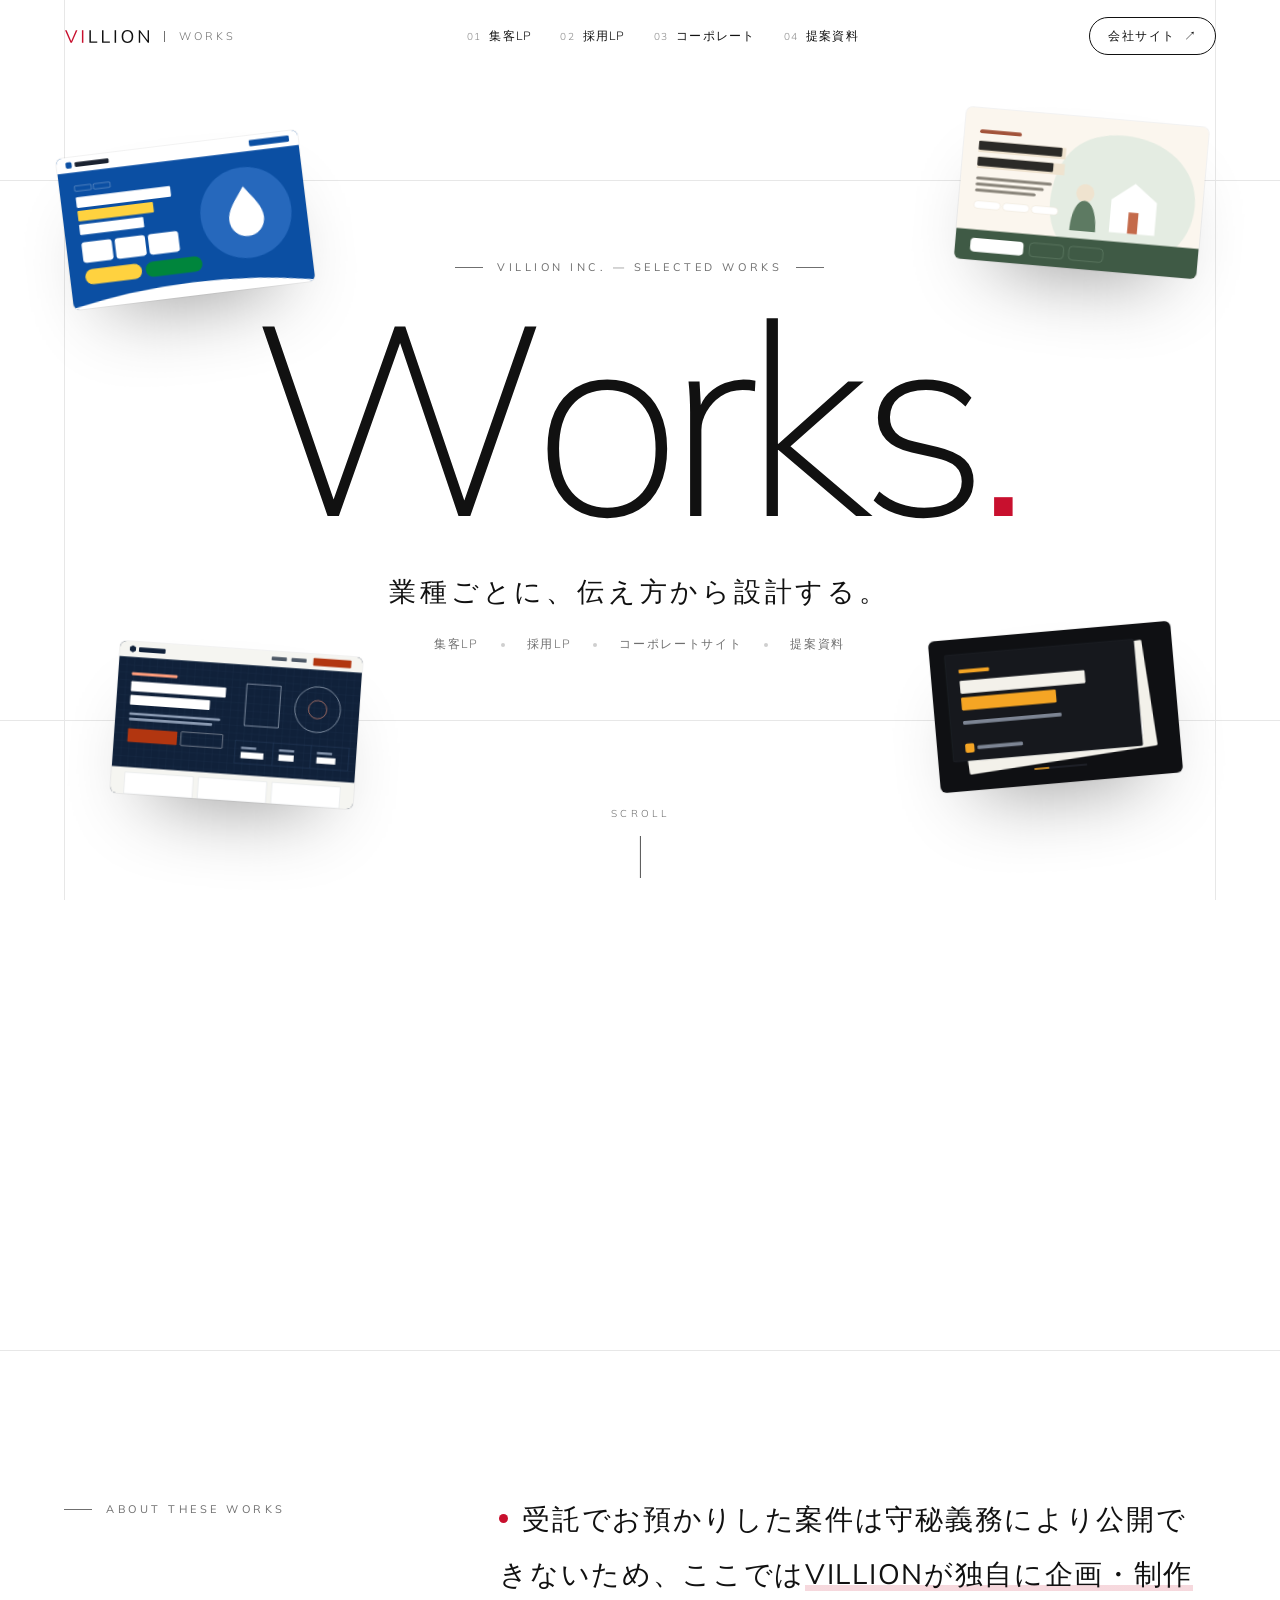
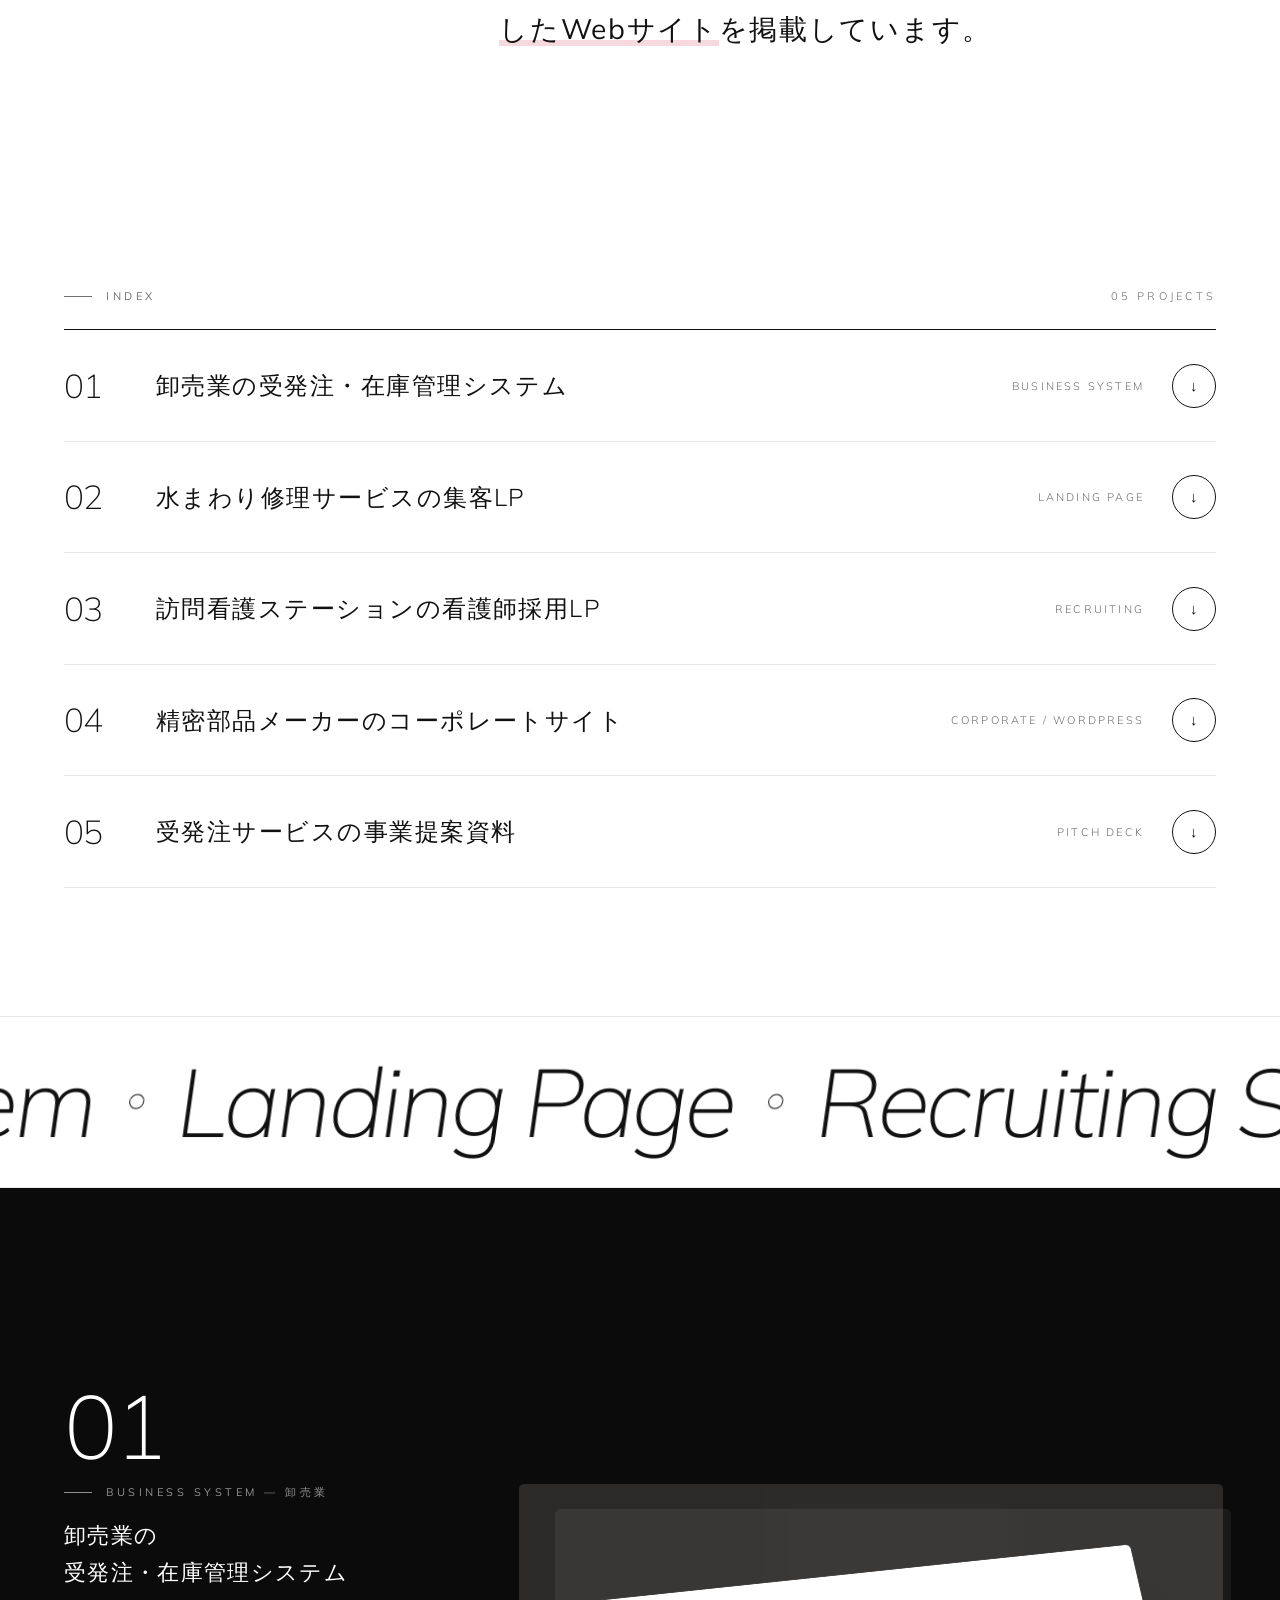
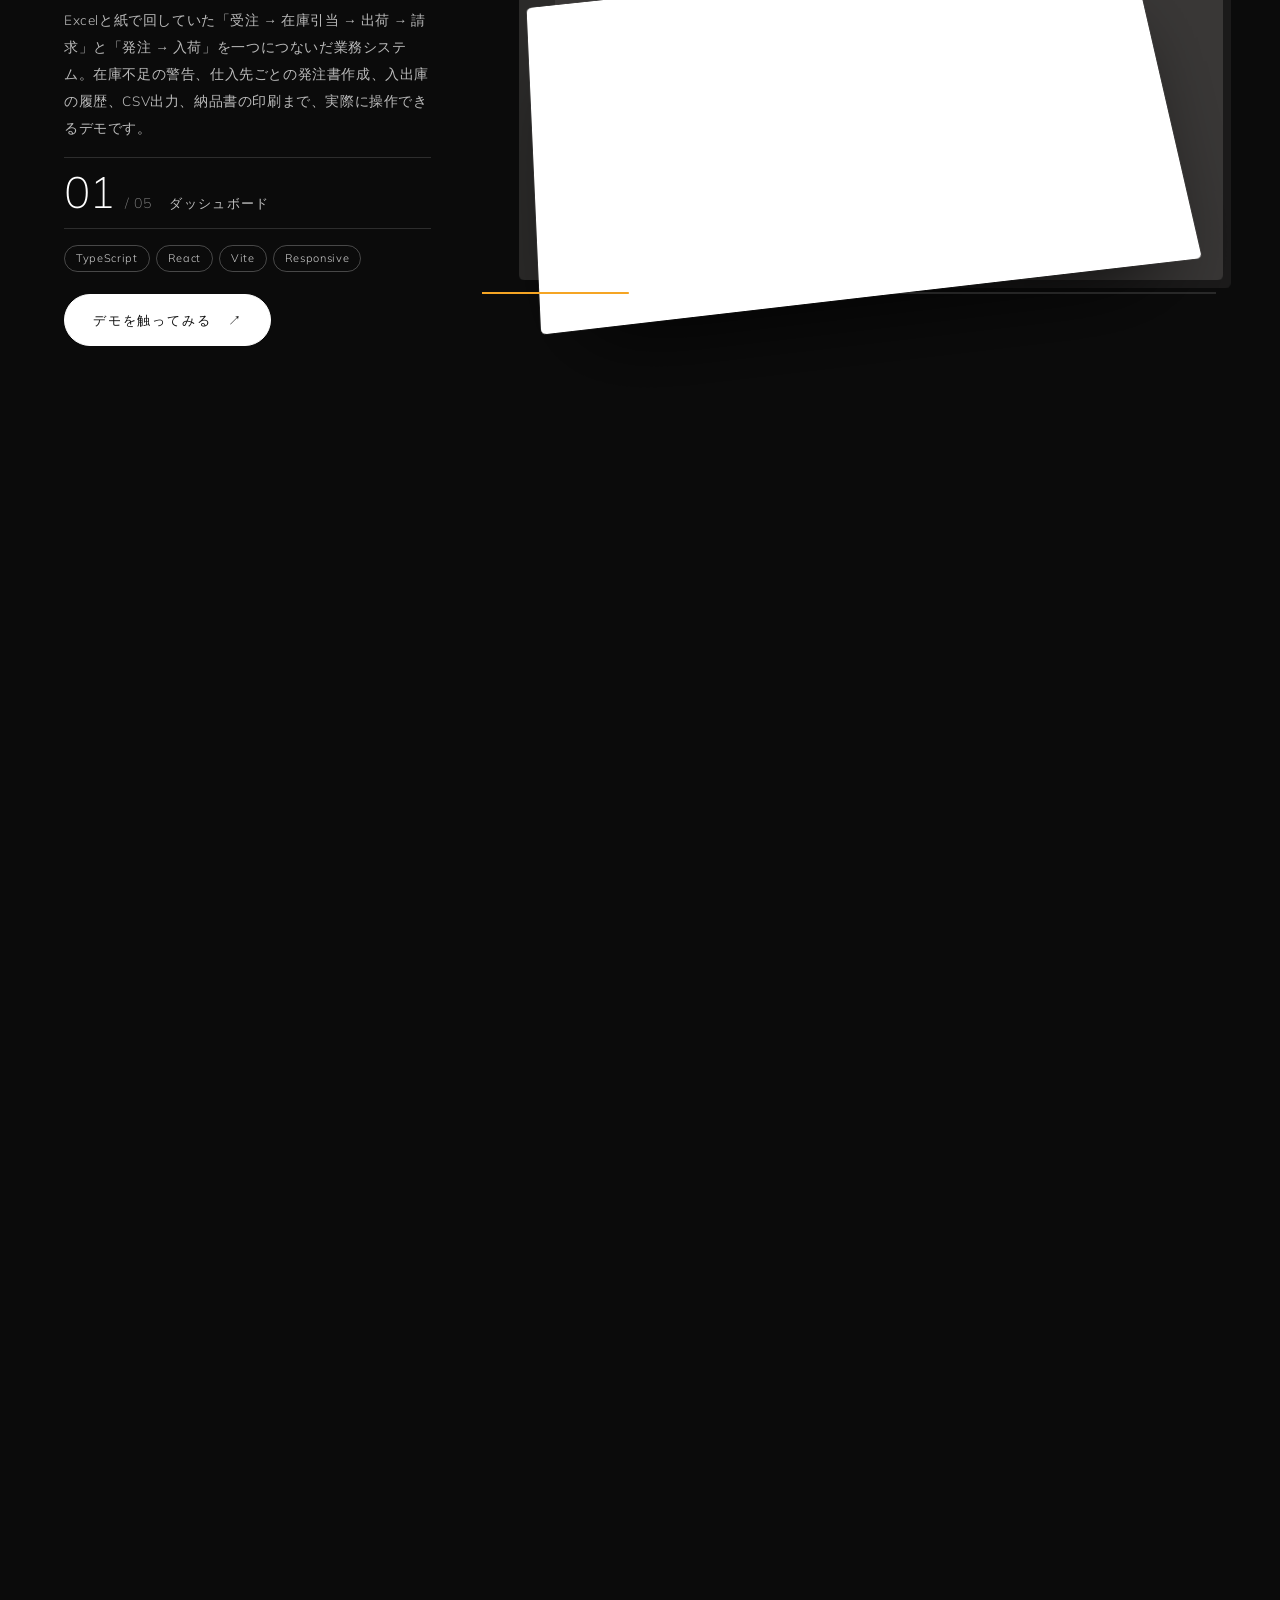
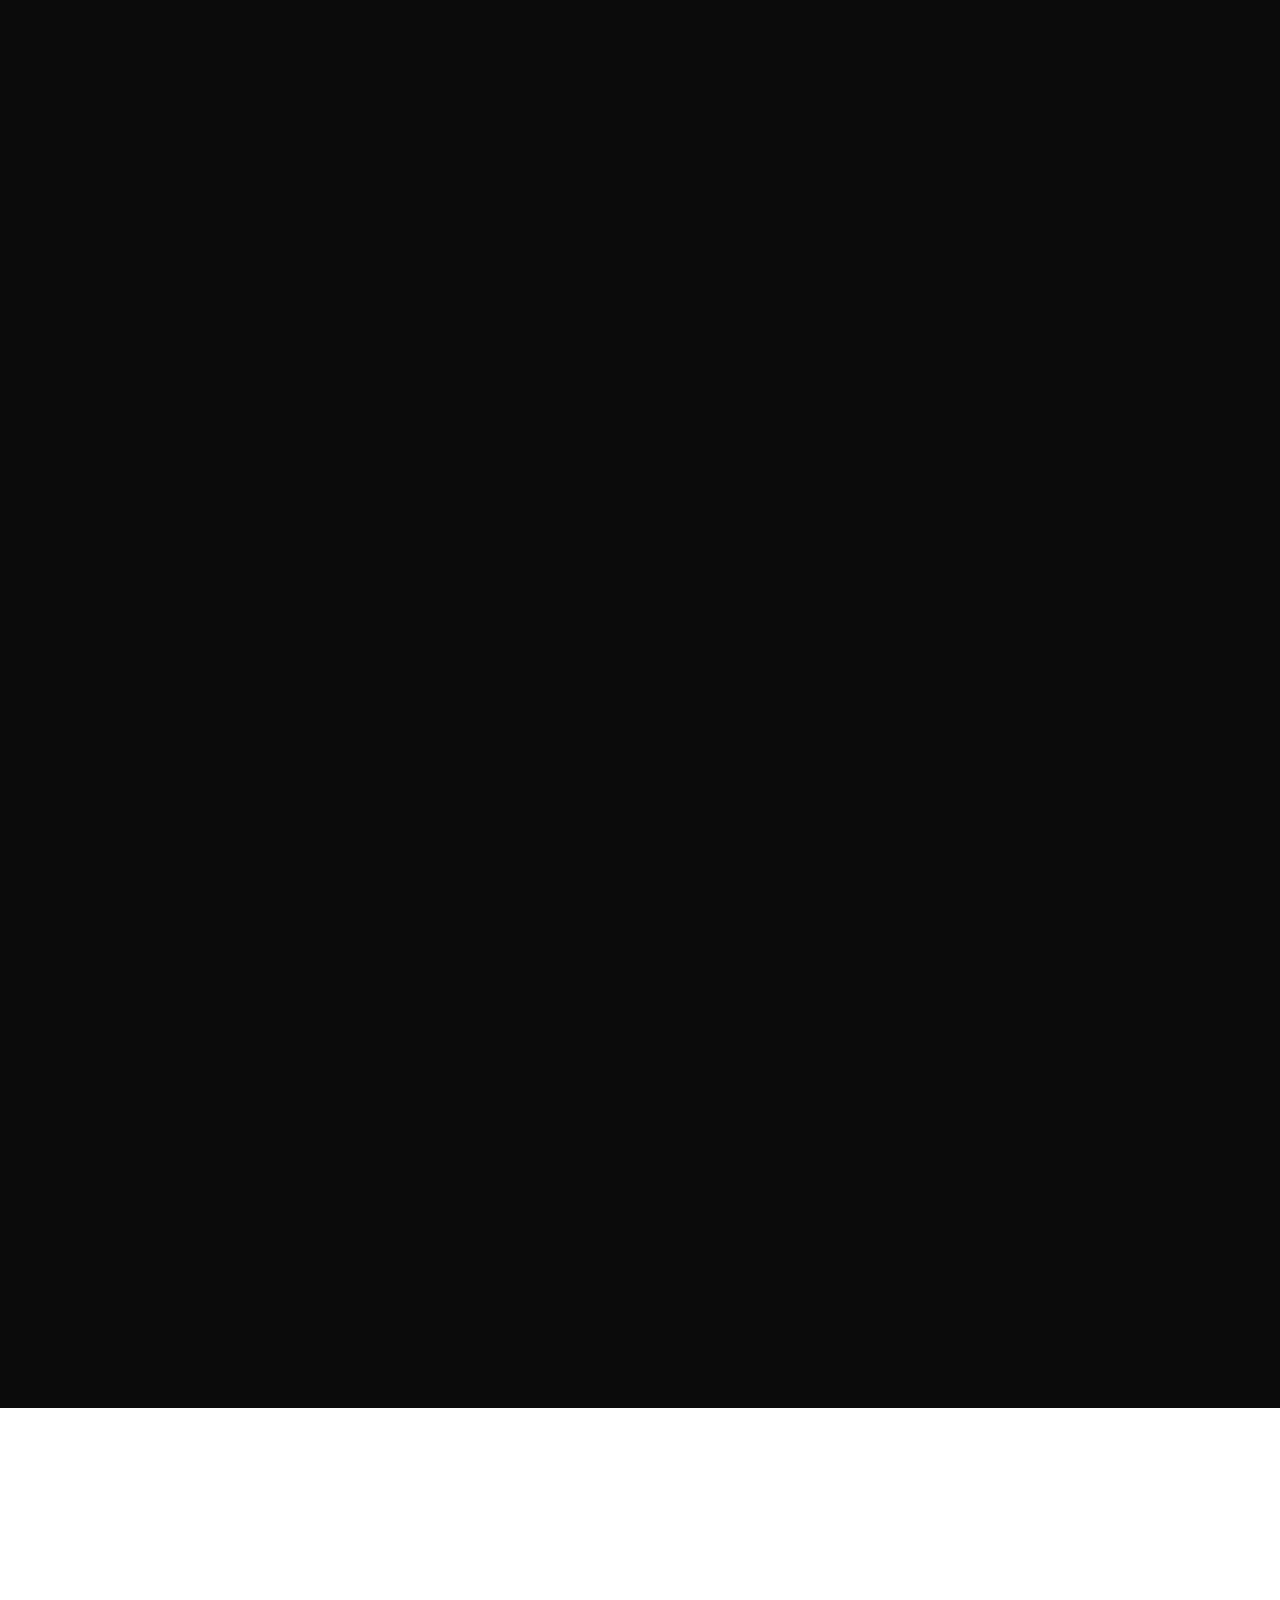
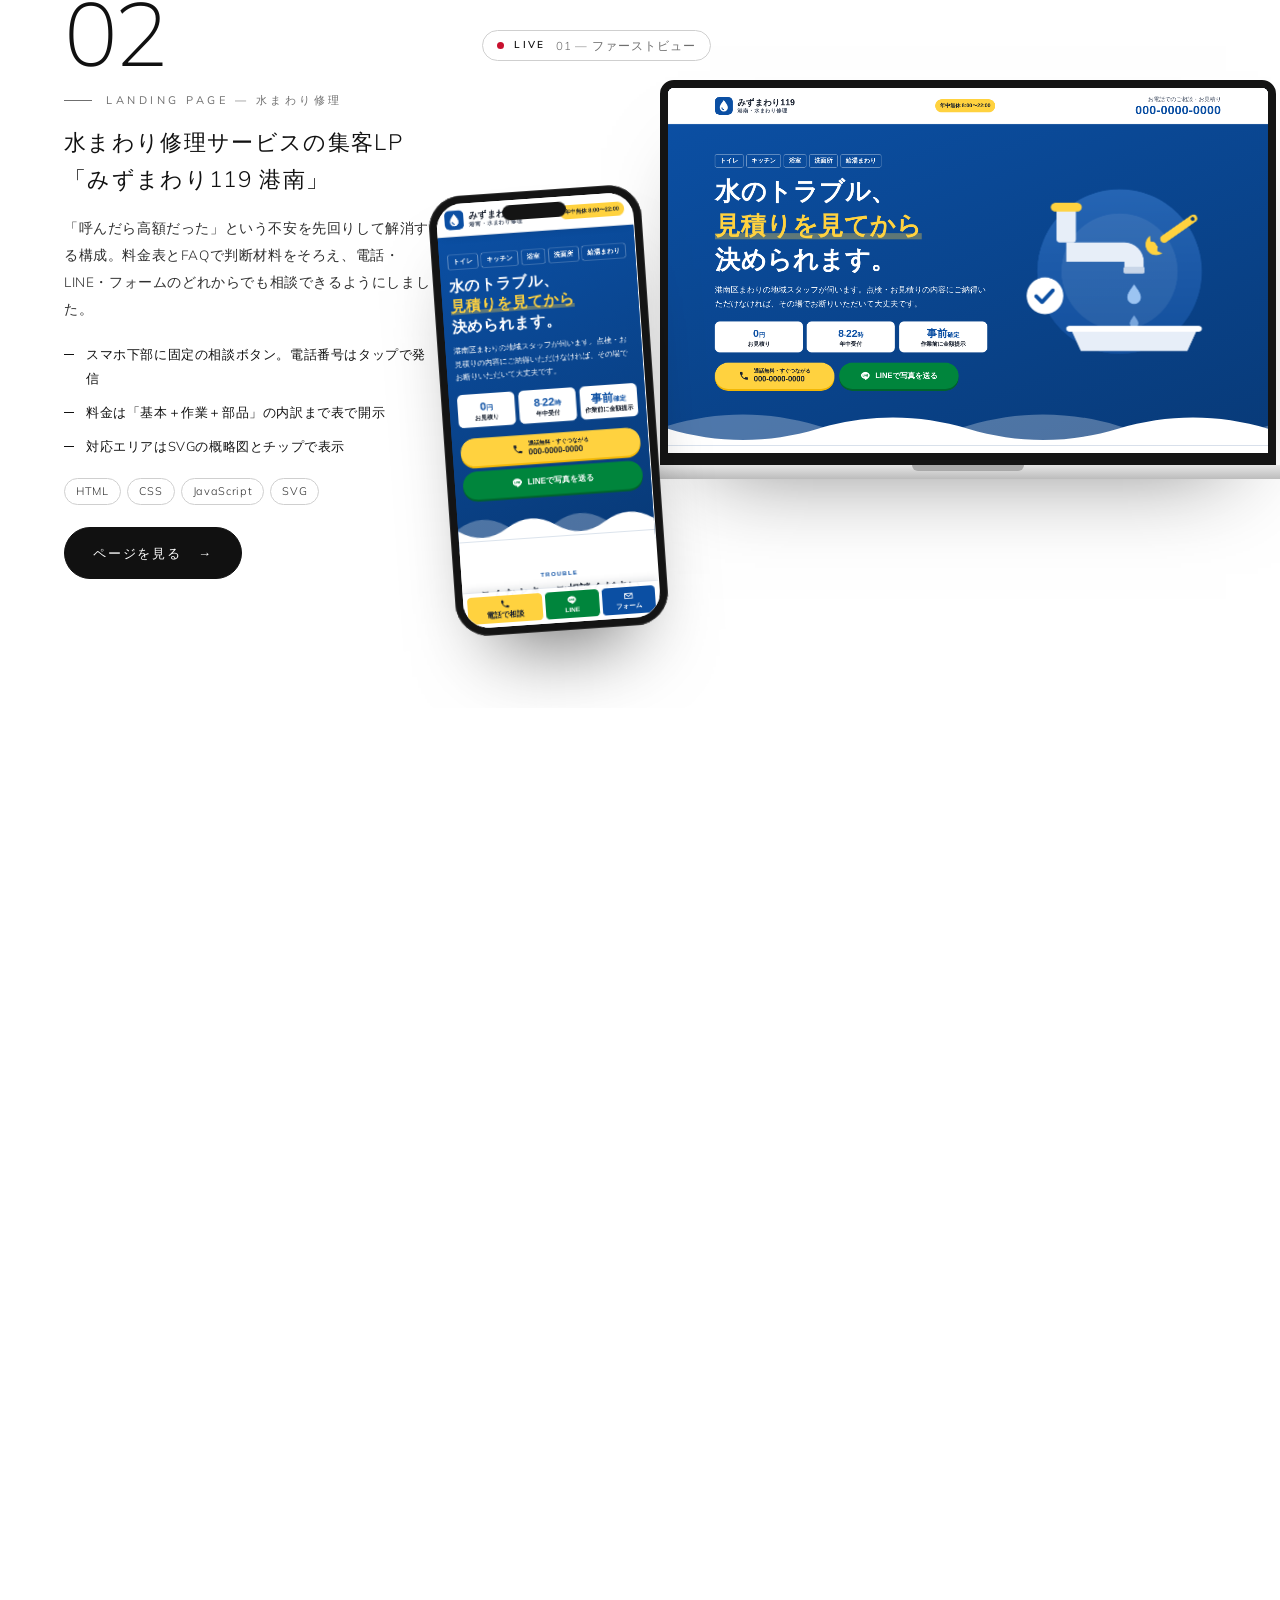
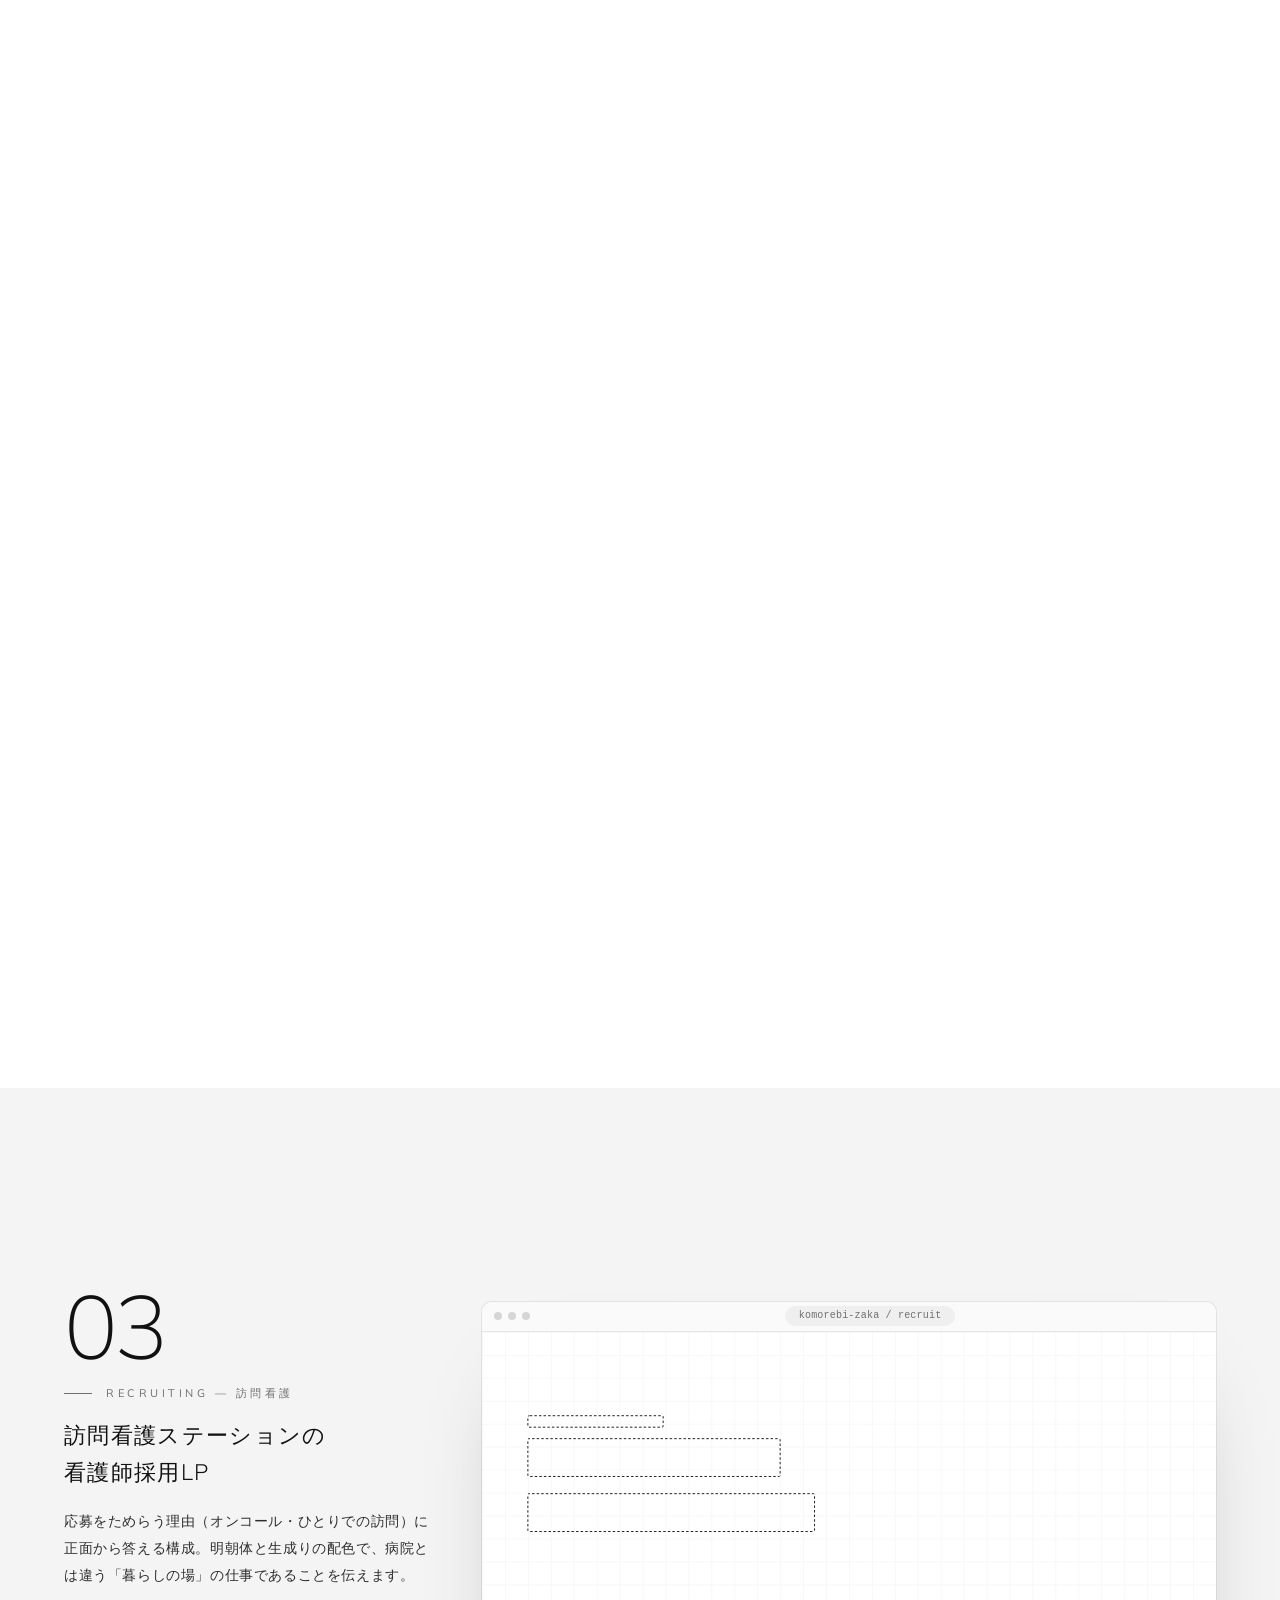
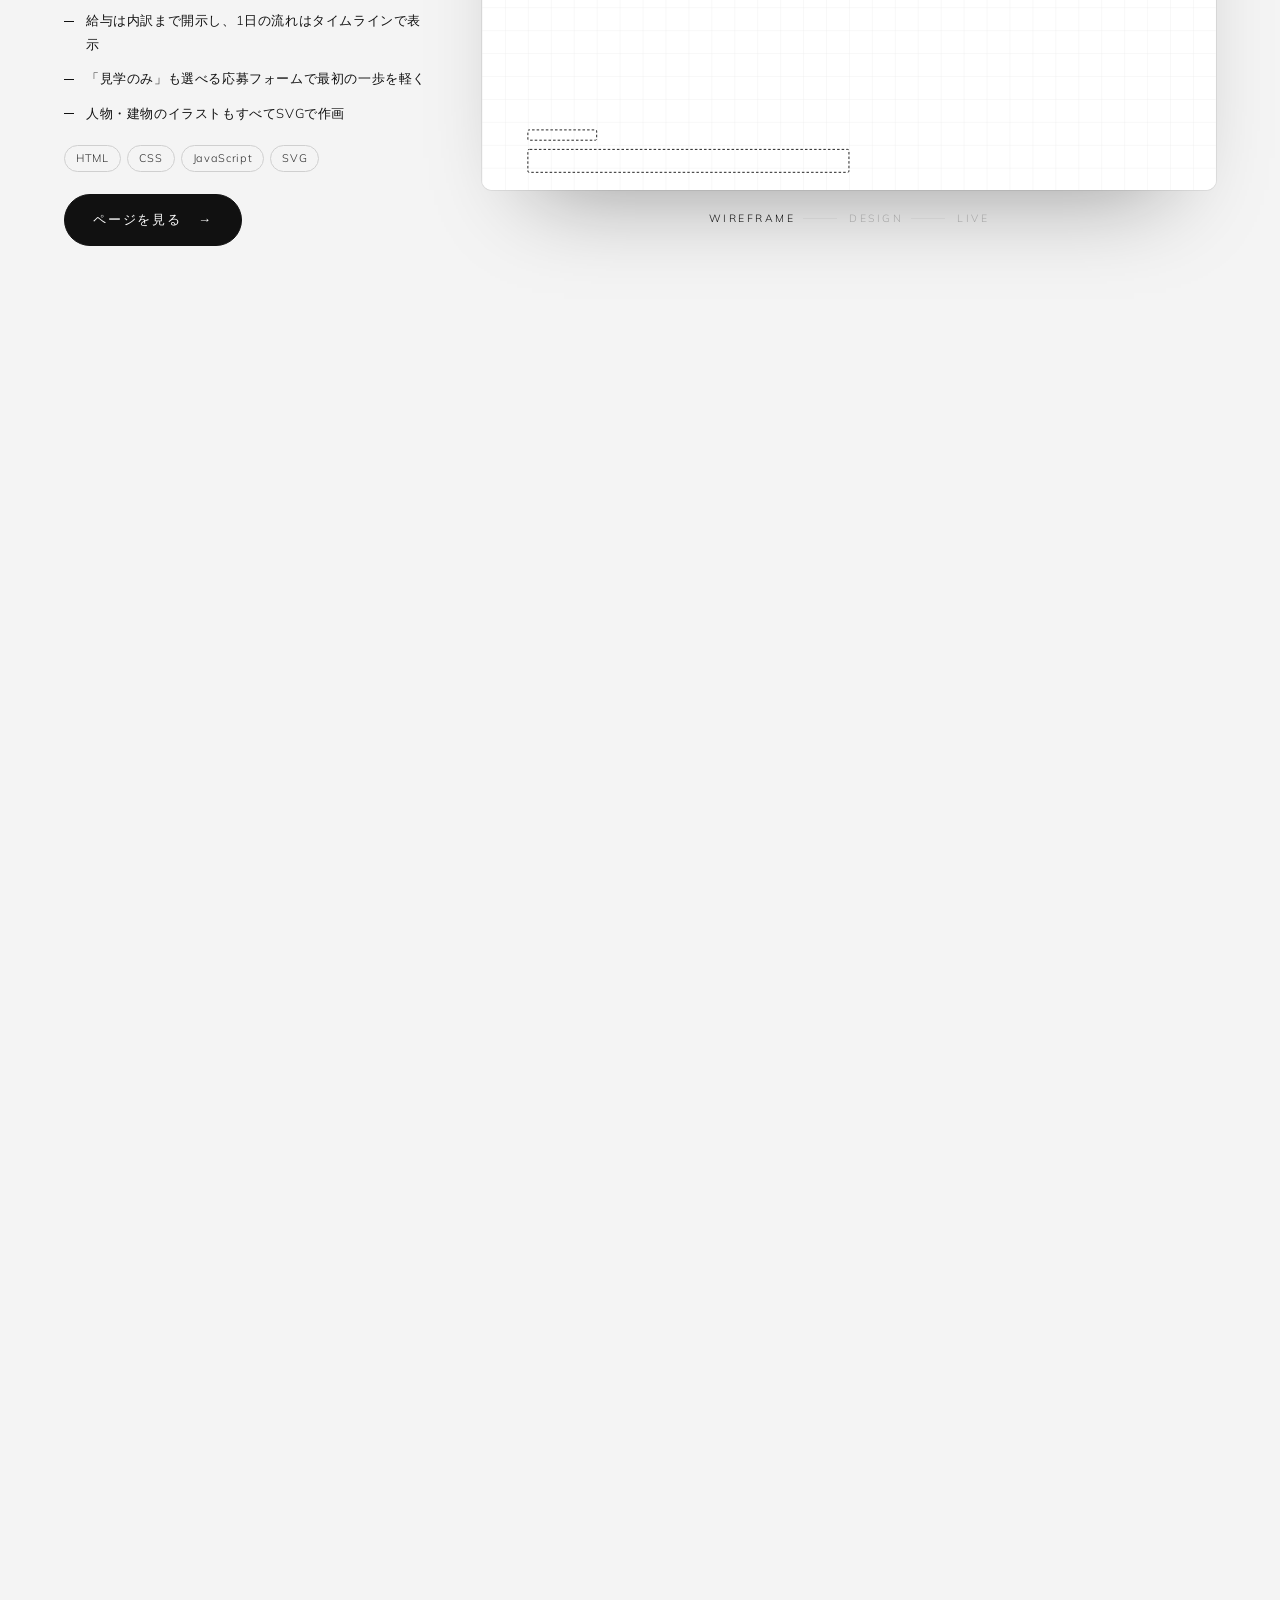
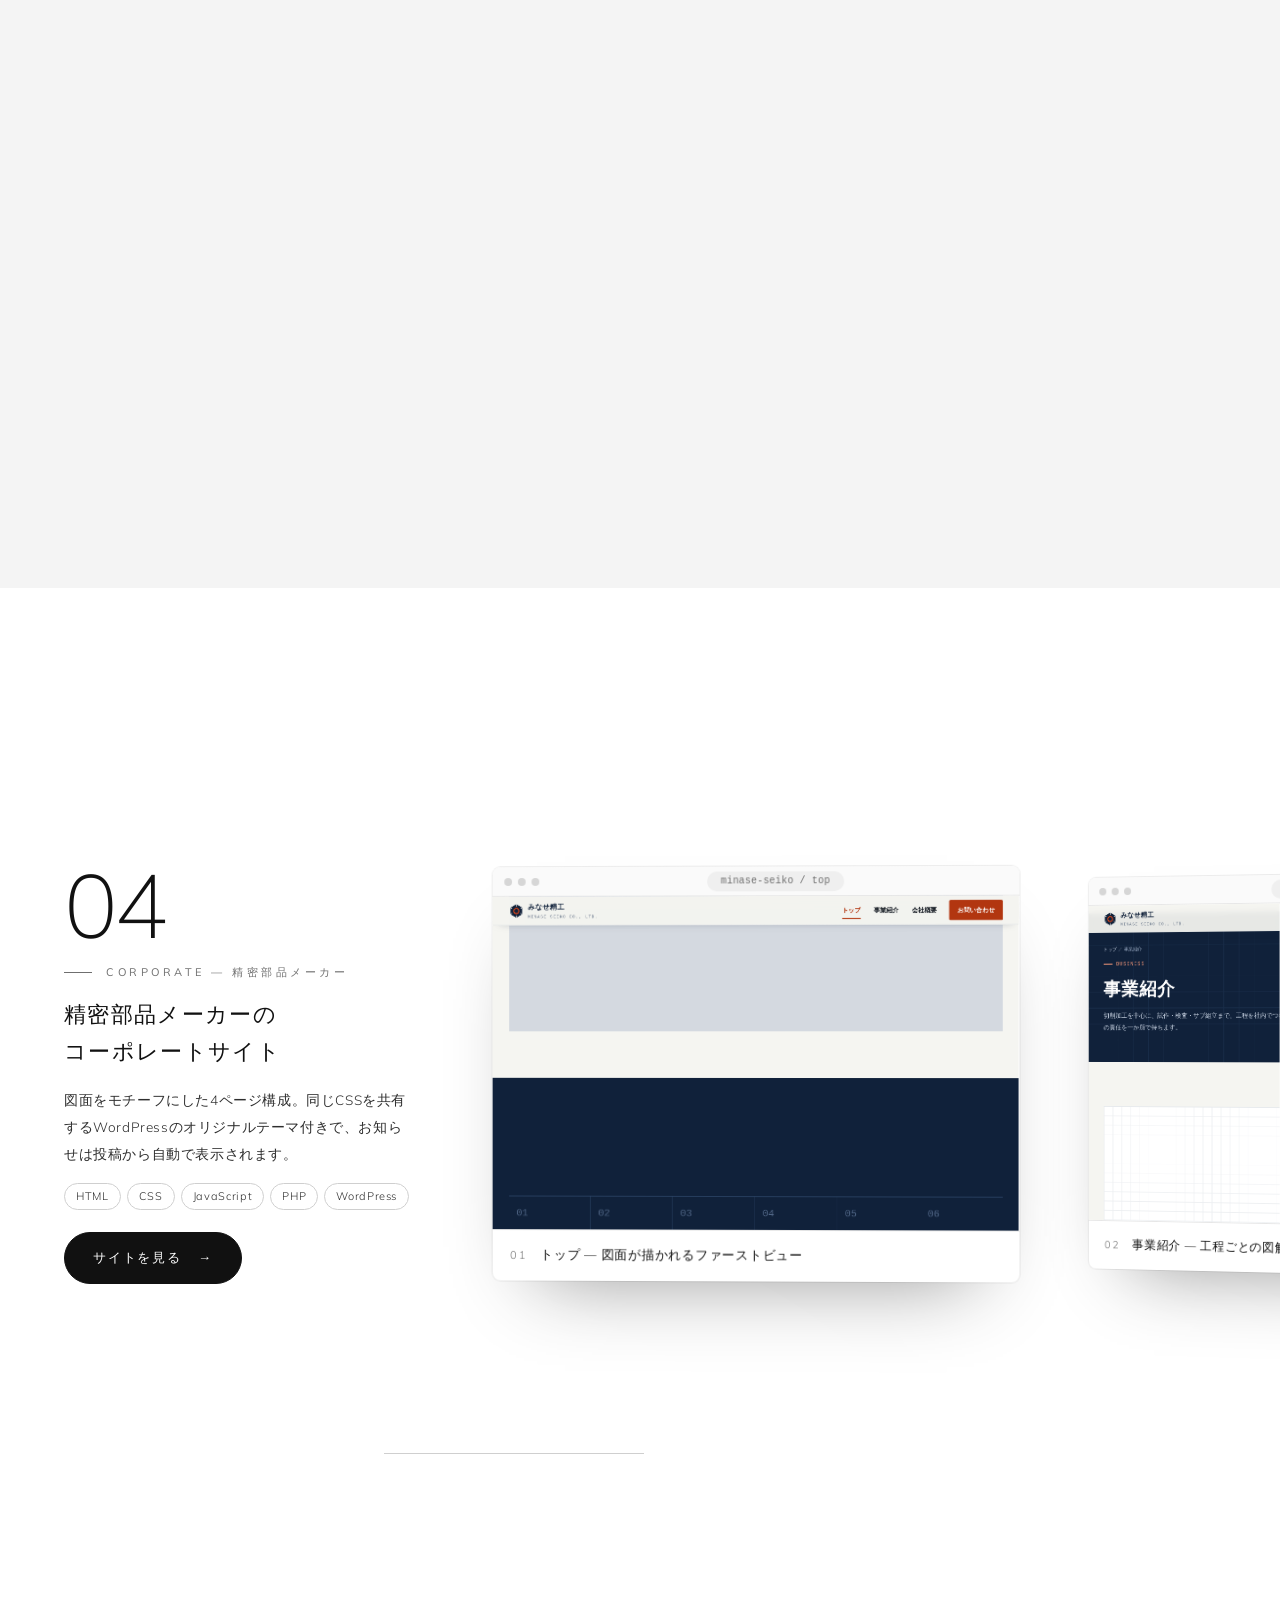
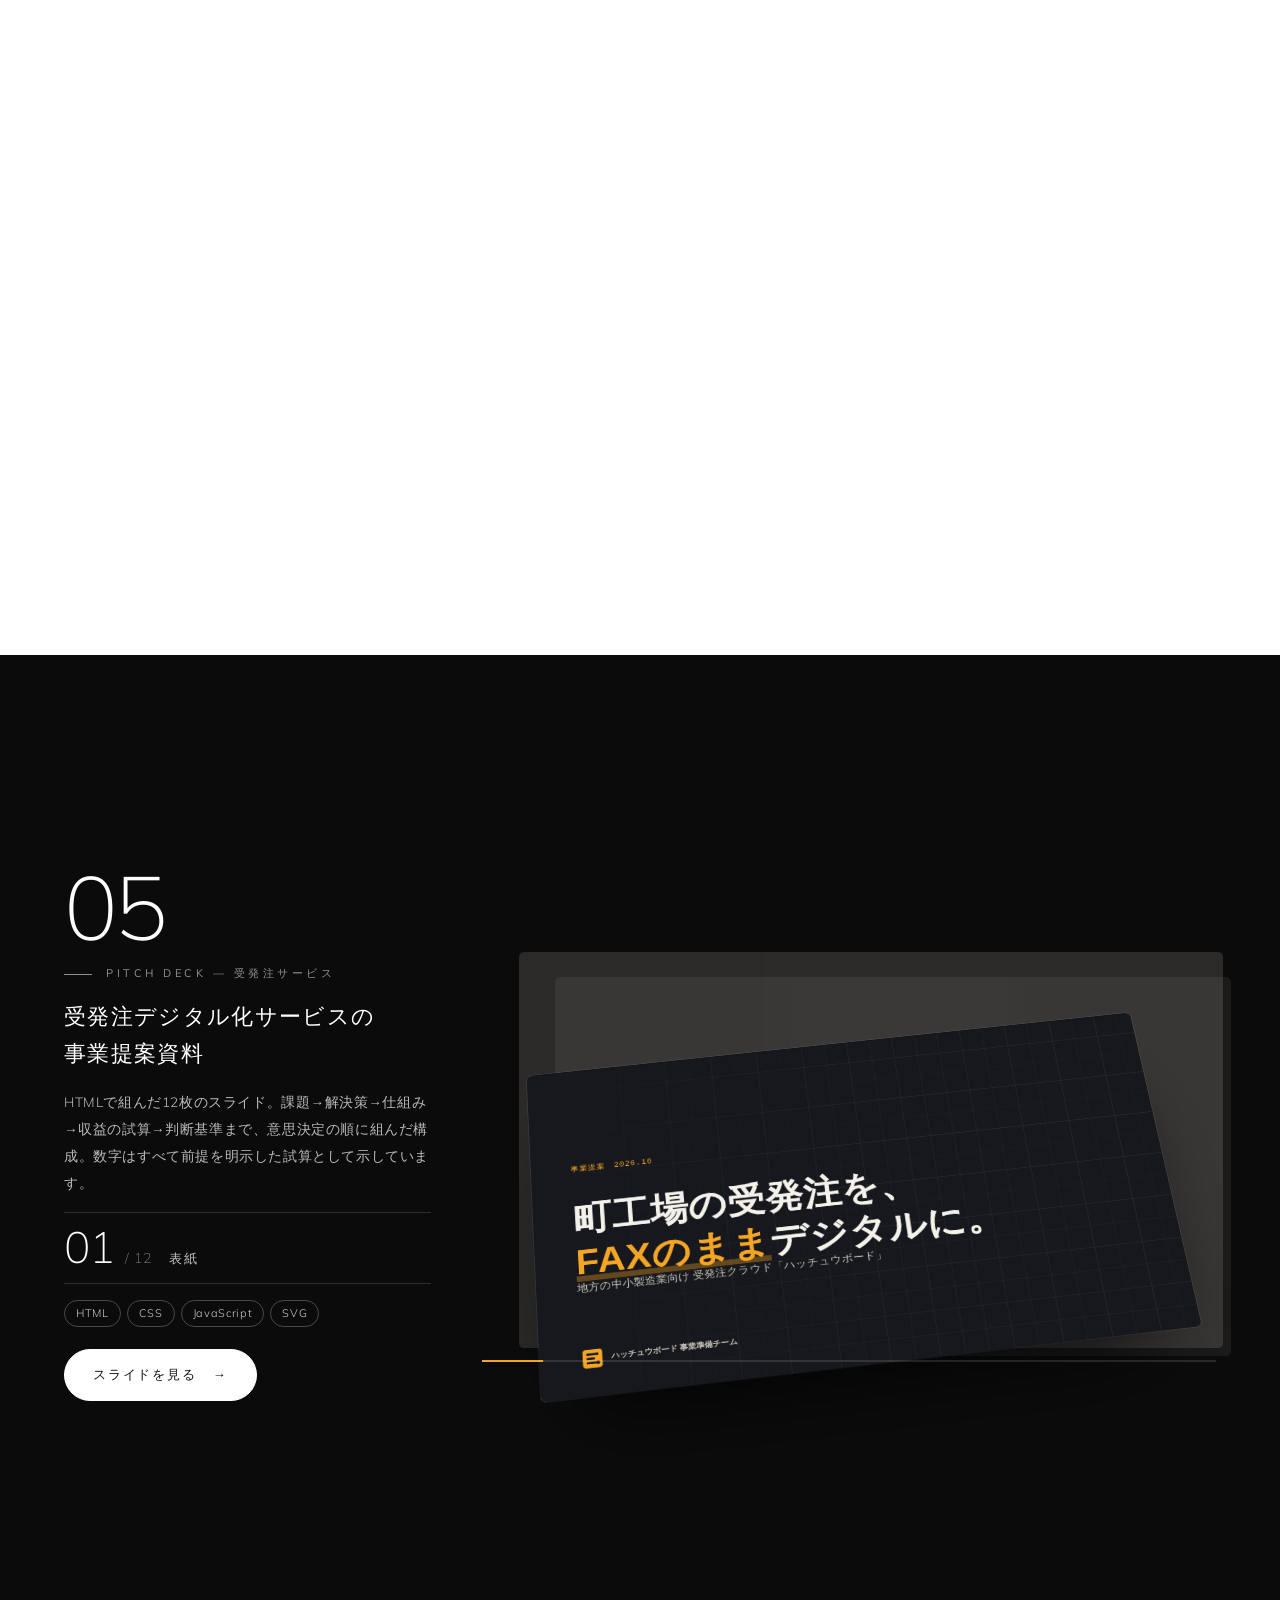
<file: index.html>
<!doctype html>
<html lang="ja">
<head>
<meta charset="utf-8">
<meta name="viewport" content="width=device-width, initial-scale=1">
<title>制作例｜株式会社VILLION</title>
<meta name="description" content="株式会社VILLIONの制作例。集客LP、採用LP、WordPressテーマ付きのコーポレートサイト、HTMLスライドの事業提案資料。業種ごとに伝え方から設計し、図版もすべてSVGとCSSで描いています。">
<meta property="og:title" content="制作例｜株式会社VILLION">
<meta property="og:description" content="業種ごとに、伝え方から設計したWebサイト。株式会社VILLIONの制作例です。">
<meta property="og:type" content="website">
<meta property="og:site_name" content="株式会社VILLION">
<meta property="og:locale" content="ja_JP">
<meta name="theme-color" content="#ffffff">
<link rel="icon" type="image/svg+xml" href="assets/img/favicon.svg">
<link rel="icon" type="image/png" sizes="32x32" href="assets/img/favicon-32.png">
<link rel="apple-touch-icon" href="assets/img/apple-touch-icon.png">
<script>(function(h){h.className+=' js';try{if(!matchMedia('(prefers-reduced-motion: reduce)').matches)h.className+=' motion';}catch(e){}setTimeout(function(){if(!window.VW)h.classList.remove('motion');},2500);})(document.documentElement);</script>
<link rel="stylesheet" href="assets/css/works.css">
<script src="assets/js/works.js" defer></script>
</head>
<body>
<a class="skip" href="#main">本文へ移動</a>

<!-- 何度も使う図版（ロゴ・各サイトの画面）をここで一度だけ定義 -->
<svg class="sprite" width="0" height="0" aria-hidden="true" focusable="false">
  <defs>
    <linearGradient id="pv-sg" x1="0" y1="0" x2="1" y2="1"><stop offset="0" stop-color="#0b4fa3"/><stop offset="1" stop-color="#083a78"/></linearGradient>
    <pattern id="pv-gr" width="20" height="20" patternUnits="userSpaceOnUse"><path d="M20 0H0V20" fill="none" stroke="#2c4466" stroke-width="1"/></pattern>
    <pattern id="pv-gr2" width="48" height="48" patternUnits="userSpaceOnUse"><path d="M48 0H0V48" fill="none" stroke="#24272f" stroke-width="1"/></pattern>
  </defs>
  <symbol id="vl-logo" viewBox="-55.2 -771.8 4810.0 838.5"><path fill="#c8102e" transform="translate(0.0 0) scale(1 -1)" d="M310.2412109375 0 2.60302734375 705H91.768798828125L365.4447021484375 65.8165283203125H334.0477294921875L608.783935546875 705H695.0703125L385.8416748046875 0Z"/><path fill="#c8102e" transform="translate(858.0 0) scale(1 -1)" d="M88.0728759765625 0V705H170.94970703125V0Z"/><path fill="currentColor" transform="translate(1277.0 0) scale(1 -1)" d="M88.0728759765625 0V705H170.94970703125V71.889404296875H527.336669921875V0Z"/><path fill="currentColor" transform="translate(1982.0 0) scale(1 -1)" d="M88.0728759765625 0V705H170.94970703125V71.889404296875H527.336669921875V0Z"/><path fill="currentColor" transform="translate(2687.0 0) scale(1 -1)" d="M88.0728759765625 0V705H170.94970703125V0Z"/><path fill="currentColor" transform="translate(3106.0 0) scale(1 -1)" d="M61.8919677734375 353Q61.8919677734375 464.5301513671875 100.2713623046875 545.2650756835938Q138.6507568359375 626 211.20477294921875 669.9698486328125Q283.7587890625 713.939697265625 385.577880859375 713.939697265625Q485.336669921875 713.939697265625 558.15576171875 669.9698486328125Q630.974853515625 626 670.6193237304688 545.2650756835938Q710.2637939453125 464.5301513671875 710.2637939453125 354Q710.2637939453125 242.4698486328125 670.354248046875 161.23492431640625Q630.4447021484375 80 557.6256103515625 35.5301513671875Q484.8065185546875 -8.939697265625 385.577880859375 -8.939697265625Q284.2889404296875 -8.939697265625 211.9698486328125 35.5301513671875Q139.6507568359375 80 100.7713623046875 161.23492431640625Q61.8919677734375 242.4698486328125 61.8919677734375 353ZM149.1783447265625 353Q149.1783447265625 217.03515625 209.19091796875 140.75750732421875Q269.2034912109375 64.4798583984375 385.577880859375 64.4798583984375Q497.8919677734375 64.4798583984375 560.4346923828125 140.492431640625Q622.9774169921875 216.5050048828125 622.9774169921875 353Q622.9774169921875 489.96484375 560.9346923828125 565.2424926757812Q498.8919677734375 640.5201416015625 385.577880859375 640.5201416015625Q269.2034912109375 640.5201416015625 209.19091796875 565.2424926757812Q149.1783447265625 489.96484375 149.1783447265625 353Z"/><path fill="currentColor" transform="translate(4038.0 0) scale(1 -1)" d="M88.0728759765625 0V705H152.733642578125L605.2060546875 104.959716796875H581.8568115234375V705H658.91455078125V0H594.783935546875L142.7813720703125 600.040283203125H165.130615234375V0Z"/></symbol>

  <!-- 01 集客LP：PC -->
  <symbol id="pv-app" viewBox="0 0 640 400">
    <rect width="640" height="400" fill="#f4f4f2"/>
    <rect width="120" height="400" fill="#0b0b0b"/>
    <rect x="18" y="20" width="22" height="22" fill="none" stroke="#fff"/><g fill="#5a5a5a"><rect x="18" y="64" width="70" height="7"/><rect x="18" y="84" width="54" height="7"/><rect x="18" y="104" width="62" height="7"/><rect x="18" y="124" width="50" height="7"/></g><rect x="14" y="60" width="2" height="15" fill="#c8102e"/>
    <g fill="#fff" stroke="#e4e4e1"><rect x="138" y="24" width="112" height="62"/><rect x="258" y="24" width="112" height="62"/><rect x="378" y="24" width="112" height="62"/><rect x="498" y="24" width="124" height="62"/></g>
    <g fill="#0b0b0b"><rect x="138" y="24" width="112" height="2"/><rect x="258" y="24" width="112" height="2"/><rect x="498" y="24" width="124" height="2"/><rect x="148" y="56" width="70" height="14"/><rect x="268" y="56" width="34" height="14"/><rect x="508" y="56" width="80" height="14"/></g><rect x="378" y="24" width="112" height="2" fill="#c8102e"/><rect x="388" y="56" width="46" height="14" fill="#c8102e"/>
    <rect x="138" y="100" width="230" height="160" fill="#fff" stroke="#e4e4e1"/>
    <g fill="#0b0b0b"><rect x="154" y="200" width="12" height="44"/><rect x="172" y="180" width="12" height="64"/><rect x="190" y="150" width="12" height="94"/><rect x="208" y="190" width="12" height="54"/><rect x="226" y="140" width="12" height="104"/><rect x="244" y="170" width="12" height="74"/><rect x="262" y="206" width="12" height="38"/><rect x="280" y="130" width="12" height="114"/><rect x="298" y="176" width="12" height="68"/><rect x="316" y="160" width="12" height="84"/></g><rect x="334" y="196" width="12" height="48" fill="#c8102e"/>
    <rect x="378" y="100" width="244" height="160" fill="#fff" stroke="#e4e4e1"/>
    <g fill="#d6d6d2"><rect x="392" y="124" width="90" height="6"/><rect x="392" y="146" width="80" height="6"/><rect x="392" y="168" width="96" height="6"/><rect x="392" y="190" width="70" height="6"/></g><g fill="#0b0b0b"><rect x="500" y="124" width="100" height="4"/><rect x="500" y="146" width="80" height="4"/><rect x="500" y="168" width="64" height="4"/><rect x="500" y="190" width="48" height="4"/></g><rect x="500" y="124" width="100" height="4" fill="#c8102e"/>
    <rect x="138" y="272" width="484" height="110" fill="#fff" stroke="#e4e4e1"/><rect x="138" y="296" width="484" height="1" fill="#0b0b0b"/><g fill="#e6e6e2"><rect x="150" y="314" width="460" height="1"/><rect x="150" y="336" width="460" height="1"/><rect x="150" y="358" width="460" height="1"/></g>
  </symbol>
  <symbol id="pv-suido" viewBox="0 0 640 400">
    <rect width="640" height="400" fill="#0b4fa3"/>
    <rect width="640" height="40" fill="#fff"/><rect x="24" y="12" width="16" height="16" rx="4" fill="#0b4fa3"/><rect x="48" y="14" width="90" height="12" rx="3" fill="#1a2230"/><rect x="510" y="12" width="106" height="16" rx="3" fill="#0b4fa3"/>
    <rect x="40" y="76" width="44" height="14" rx="2" fill="none" stroke="#fff" opacity=".7"/><rect x="90" y="76" width="44" height="14" rx="2" fill="none" stroke="#fff" opacity=".7"/>
    <rect x="40" y="106" width="250" height="28" rx="3" fill="#fff"/><rect x="40" y="142" width="200" height="28" rx="3" fill="#ffd23f"/><rect x="40" y="178" width="170" height="28" rx="3" fill="#fff"/>
    <rect x="40" y="226" width="80" height="54" rx="8" fill="#fff"/><rect x="128" y="226" width="80" height="54" rx="8" fill="#fff"/><rect x="216" y="226" width="80" height="54" rx="8" fill="#fff"/>
    <rect x="40" y="298" width="150" height="40" rx="20" fill="#ffd23f"/><rect x="200" y="298" width="150" height="40" rx="20" fill="#00853c"/>
    <circle cx="480" cy="200" r="120" fill="#3d7fd1" opacity=".55"/><path d="M480 130c-26 36-46 58-46 86a46 46 0 0 0 92 0c0-28-20-50-46-86Z" fill="#fff"/>
    <path d="M-20 400 Q320 330 660 400Z" fill="#fff"/>
  </symbol>

  <!-- 01 集客LP：スマホ -->
  <symbol id="pv-suido-m" viewBox="0 0 375 812">
    <rect width="375" height="812" fill="#fff"/>
    <rect x="16" y="13" width="38" height="38" rx="10" fill="#0b4fa3"/><path d="M35 20c-5 7-9 11.5-9 17a9 9 0 0 0 18 0c0-5.5-4-10-9-17Z" fill="#fff"/>
    <rect x="62" y="20" width="104" height="12" rx="3" fill="#1a2230"/><rect x="62" y="38" width="78" height="7" rx="3" fill="#8a96a8"/>
    <rect x="252" y="22" width="108" height="20" rx="10" fill="#ffd23f"/>
    <rect y="64" width="375" height="600" fill="url(#pv-sg)"/>
    <g fill="none" stroke="#fff" stroke-opacity=".6"><rect x="16" y="92" width="44" height="18" rx="3"/><rect x="66" y="92" width="58" height="18" rx="3"/><rect x="130" y="92" width="36" height="18" rx="3"/><rect x="172" y="92" width="48" height="18" rx="3"/></g>
    <g font-family="Hiragino Sans, 'Noto Sans JP', sans-serif" font-weight="900" font-size="31"><text x="16" y="164" fill="#fff">水のトラブル、</text><text x="16" y="206" fill="#ffd23f">見積りを見てから</text><text x="16" y="248" fill="#fff">決められます。</text></g>
    <g fill="#fff" opacity=".75"><rect x="16" y="274" width="330" height="8" rx="4"/><rect x="16" y="292" width="300" height="8" rx="4"/><rect x="16" y="310" width="200" height="8" rx="4"/></g>
    <g fill="#fff"><rect x="16" y="340" width="107" height="66" rx="10"/><rect x="134" y="340" width="107" height="66" rx="10"/><rect x="252" y="340" width="107" height="66" rx="10"/></g>
    <g font-family="Hiragino Sans, 'Noto Sans JP', sans-serif" font-weight="900" font-size="22" fill="#0b4fa3" text-anchor="middle"><text x="69" y="374">0円</text><text x="187" y="374">8-22</text><text x="305" y="374">事前</text></g>
    <g fill="#c4cedd"><rect x="40" y="386" width="58" height="7" rx="3"/><rect x="158" y="386" width="58" height="7" rx="3"/><rect x="276" y="386" width="58" height="7" rx="3"/></g>
    <rect x="16" y="426" width="343" height="58" rx="29" fill="#ffd23f"/><text x="187" y="463" font-family="Hiragino Sans, 'Noto Sans JP', sans-serif" font-weight="900" font-size="20" fill="#1a2230" text-anchor="middle">000-0000-0000</text>
    <rect x="16" y="496" width="343" height="56" rx="28" fill="#00853c"/><rect x="132" y="518" width="112" height="12" rx="6" fill="#fff"/>
    <path d="M-30 664 Q187 600 405 664Z" fill="#fff"/>
    <text x="187" y="690" font-family="Hiragino Sans, 'Noto Sans JP', sans-serif" font-weight="800" font-size="11" letter-spacing="2" fill="#0b4fa3" text-anchor="middle">TROUBLE</text>
    <text x="187" y="718" font-family="Hiragino Sans, 'Noto Sans JP', sans-serif" font-weight="900" font-size="21" fill="#1a2230" text-anchor="middle">こんなとき、ご相談ください</text>
    <rect x="0" y="742" width="375" height="70" fill="#fff"/><rect x="0" y="742" width="375" height="1" fill="#d9e0ea"/>
    <rect x="8" y="750" width="142" height="54" rx="8" fill="#ffd23f"/><rect x="156" y="750" width="102" height="54" rx="8" fill="#00853c"/><rect x="264" y="750" width="103" height="54" rx="8" fill="#0b4fa3"/>
  </symbol>

  <!-- 02 採用LP -->
  <symbol id="pv-recruit" viewBox="0 0 640 400">
    <rect width="640" height="400" fill="#fbf6ee"/>
    <path d="M420 40c110 0 200 70 200 170s-80 180-200 180-190-70-180-180S310 40 420 40Z" fill="#e4ece2"/>
    <path d="M400 210l60-46 60 46v86H400z" fill="#fff"/><rect x="448" y="240" width="26" height="56" fill="#c46a4a"/>
    <circle cx="330" cy="200" r="24" fill="#efe3cf"/><path d="M296 300c0-50 16-80 34-80s34 30 34 80z" fill="#5d7a62"/>
    <rect x="40" y="56" width="110" height="10" rx="5" fill="#a2533a"/>
    <rect x="40" y="86" width="230" height="30" fill="#efe3cf"/><rect x="40" y="86" width="220" height="24" rx="3" fill="#2b2a27"/>
    <rect x="40" y="128" width="230" height="30" fill="#efe3cf"/><rect x="40" y="128" width="200" height="24" rx="3" fill="#2b2a27"/>
    <rect x="40" y="180" width="200" height="8" rx="4" fill="#8a857b"/><rect x="40" y="196" width="180" height="8" rx="4" fill="#8a857b"/><rect x="40" y="212" width="160" height="8" rx="4" fill="#8a857b"/>
    <rect x="40" y="244" width="70" height="20" rx="10" fill="#fff" stroke="#e3d9c8"/><rect x="116" y="244" width="70" height="20" rx="10" fill="#fff" stroke="#e3d9c8"/><rect x="192" y="244" width="70" height="20" rx="10" fill="#fff" stroke="#e3d9c8"/>
    <rect x="0" y="320" width="640" height="80" fill="#3f5a45"/>
    <rect x="40" y="342" width="140" height="36" rx="10" fill="#fff"/><rect x="196" y="342" width="90" height="36" rx="10" fill="none" stroke="#7d9a82"/><rect x="300" y="342" width="90" height="36" rx="10" fill="none" stroke="#7d9a82"/>
  </symbol>

  <!-- 03 コーポレート：トップ -->
  <symbol id="pv-corp" viewBox="0 0 640 400">
    <rect width="640" height="400" fill="#10213a"/><rect width="640" height="400" fill="url(#pv-gr)" opacity=".6"/>
    <rect width="640" height="40" fill="#f5f5f1"/><path d="M34 10l8 4.5v9L34 28l-8-4.5v-9z" fill="#10213a"/><rect x="50" y="14" width="70" height="12" rx="2" fill="#10213a"/>
    <rect x="400" y="14" width="40" height="10" rx="2" fill="#4d5866"/><rect x="452" y="14" width="40" height="10" rx="2" fill="#4d5866"/><rect x="510" y="10" width="100" height="20" rx="2" fill="#b23610"/>
    <rect x="36" y="80" width="120" height="8" rx="2" fill="#ff9d7c"/>
    <rect x="36" y="104" width="250" height="26" rx="2" fill="#fff"/><rect x="36" y="140" width="210" height="26" rx="2" fill="#fff"/>
    <rect x="36" y="186" width="240" height="7" rx="3" fill="#8b9bb3"/><rect x="36" y="200" width="220" height="7" rx="3" fill="#8b9bb3"/>
    <rect x="36" y="228" width="130" height="36" rx="2" fill="#b23610"/><rect x="176" y="228" width="110" height="36" rx="2" fill="none" stroke="#fff"/>
    <g fill="none" stroke="#c9d4e3" stroke-width="1.5"><rect x="340" y="90" width="90" height="110"/><circle cx="530" cy="145" r="60"/><circle cx="530" cy="145" r="24" stroke="#ff9d7c"/></g>
    <g stroke="#2c4466"><rect x="320" y="240" width="300" height="60" fill="none"/><path d="M420 240v60M520 240v60"/></g>
    <rect x="336" y="256" width="40" height="6" fill="#8b9bb3"/><rect x="336" y="270" width="60" height="16" fill="#fff"/><rect x="436" y="256" width="40" height="6" fill="#8b9bb3"/><rect x="436" y="270" width="40" height="16" fill="#fff"/><rect x="536" y="256" width="40" height="6" fill="#8b9bb3"/><rect x="536" y="270" width="50" height="16" fill="#fff"/>
    <rect x="0" y="330" width="640" height="70" fill="#f5f5f1"/><g fill="#fff" stroke="#d4d9e0"><rect x="36" y="344" width="180" height="56"/><rect x="230" y="344" width="180" height="56"/><rect x="424" y="344" width="180" height="56"/></g>
  </symbol>

  <!-- 03 コーポレート：下層ページの共通ヘッダー -->
  <symbol id="pv-corp-head" viewBox="0 0 640 400">
    <rect width="640" height="400" fill="#f5f5f1"/>
    <rect width="640" height="40" fill="#f5f5f1"/><rect y="40" width="640" height="1" fill="#d4d9e0"/><path d="M34 10l8 4.5v9L34 28l-8-4.5v-9z" fill="#10213a"/><rect x="50" y="14" width="70" height="12" rx="2" fill="#10213a"/>
    <rect x="400" y="14" width="40" height="10" rx="2" fill="#4d5866"/><rect x="452" y="14" width="40" height="10" rx="2" fill="#4d5866"/><rect x="510" y="10" width="100" height="20" rx="2" fill="#b23610"/>
    <rect y="41" width="640" height="104" fill="#10213a"/><rect y="41" width="640" height="104" fill="url(#pv-gr)" opacity=".45"/>
    <rect x="36" y="60" width="80" height="6" rx="2" fill="#9fb0c8"/><rect x="36" y="78" width="70" height="7" rx="2" fill="#ff9d7c"/><rect x="36" y="94" width="150" height="20" rx="2" fill="#fff"/><rect x="36" y="124" width="280" height="6" rx="3" fill="#8b9bb3"/>
  </symbol>
  <symbol id="pv-corp-biz" viewBox="0 0 640 400">
    <use href="#pv-corp-head"/>
    <rect x="36" y="172" width="260" height="162" fill="#fff" stroke="#d4d9e0"/>
    <rect x="76" y="290" width="180" height="16" fill="#10213a"/><rect x="132" y="196" width="68" height="54" fill="#5b6b80"/><rect x="156" y="250" width="20" height="20" fill="#8796aa"/><path d="M166 270v10" stroke="#d6451b" stroke-width="6"/><rect x="116" y="280" width="100" height="10" fill="#d6451b"/>
    <rect x="330" y="186" width="90" height="7" rx="2" fill="#b23610"/><rect x="330" y="202" width="150" height="18" rx="2" fill="#141a22"/>
    <g fill="#9aa5b4"><rect x="330" y="232" width="260" height="6" rx="3"/><rect x="330" y="246" width="240" height="6" rx="3"/><rect x="330" y="260" width="200" height="6" rx="3"/></g>
    <g fill="#b23610"><rect x="330" y="284" width="8" height="8" rx="1"/><rect x="330" y="300" width="8" height="8" rx="1"/><rect x="330" y="316" width="8" height="8" rx="1"/></g>
    <g fill="#4d5866"><rect x="346" y="285" width="190" height="6" rx="3"/><rect x="346" y="301" width="170" height="6" rx="3"/><rect x="346" y="317" width="200" height="6" rx="3"/></g>
    <rect x="36" y="354" width="568" height="1" fill="#d4d9e0"/>
    <rect x="344" y="372" width="260" height="28" fill="#fff" stroke="#d4d9e0"/>
  </symbol>
  <symbol id="pv-corp-co" viewBox="0 0 640 400">
    <use href="#pv-corp-head"/>
    <rect x="36" y="168" width="70" height="7" rx="2" fill="#b23610"/>
    <rect x="36" y="186" width="4" height="58" fill="#b23610"/><rect x="50" y="190" width="200" height="18" rx="2" fill="#141a22"/><rect x="50" y="218" width="170" height="18" rx="2" fill="#141a22"/>
    <g fill="#9aa5b4"><rect x="300" y="174" width="300" height="6" rx="3"/><rect x="300" y="188" width="290" height="6" rx="3"/><rect x="300" y="202" width="260" height="6" rx="3"/><rect x="300" y="222" width="300" height="6" rx="3"/><rect x="300" y="236" width="220" height="6" rx="3"/></g>
    <rect x="0" y="266" width="640" height="134" fill="#fff"/>
    <g stroke="#d4d9e0"><rect x="36" y="286" width="330" height="114" fill="#fff"/><path d="M36 314h330M36 342h330M36 370h330M110 286v114"/></g>
    <rect x="36" y="286" width="74" height="114" fill="#fafaf7" stroke="#d4d9e0"/>
    <g fill="#10213a"><rect x="48" y="296" width="40" height="7" rx="2"/><rect x="48" y="324" width="40" height="7" rx="2"/><rect x="48" y="352" width="40" height="7" rx="2"/><rect x="48" y="380" width="40" height="7" rx="2"/></g>
    <g fill="#4d5866"><rect x="122" y="296" width="140" height="7" rx="2"/><rect x="122" y="324" width="90" height="7" rx="2"/><rect x="122" y="352" width="120" height="7" rx="2"/><rect x="122" y="380" width="160" height="7" rx="2"/></g>
    <path d="M410 290V400" stroke="#d4d9e0" stroke-width="2"/>
    <g fill="#fff" stroke="#b23610" stroke-width="2"><circle cx="410" cy="300" r="5"/><circle cx="410" cy="336" r="5"/><circle cx="410" cy="372" r="5"/></g>
    <g fill="#10213a"><rect x="426" y="296" width="36" height="8" rx="2"/><rect x="426" y="332" width="36" height="8" rx="2"/><rect x="426" y="368" width="36" height="8" rx="2"/></g>
    <g fill="#9aa5b4"><rect x="472" y="297" width="120" height="6" rx="3"/><rect x="472" y="333" width="100" height="6" rx="3"/><rect x="472" y="369" width="130" height="6" rx="3"/></g>
  </symbol>
  <symbol id="pv-corp-ct" viewBox="0 0 640 400">
    <use href="#pv-corp-head"/>
    <g fill="#fff" stroke="#d4d9e0"><rect x="36" y="168" width="176" height="62"/><rect x="36" y="240" width="176" height="62"/><rect x="36" y="312" width="176" height="62"/><rect x="230" y="168" width="374" height="232"/></g>
    <rect x="50" y="180" width="50" height="6" rx="2" fill="#5b6b80"/><rect x="50" y="196" width="130" height="16" rx="2" fill="#10213a"/>
    <rect x="50" y="252" width="50" height="6" rx="2" fill="#5b6b80"/><rect x="50" y="268" width="110" height="7" rx="2" fill="#10213a"/>
    <rect x="50" y="324" width="90" height="6" rx="2" fill="#5b6b80"/><rect x="50" y="340" width="140" height="6" rx="3" fill="#9aa5b4"/>
    <g fill="#141a22"><rect x="250" y="186" width="90" height="7" rx="2"/><rect x="250" y="232" width="50" height="7" rx="2"/><rect x="430" y="232" width="50" height="7" rx="2"/><rect x="250" y="290" width="60" height="7" rx="2"/></g>
    <g fill="none" stroke="#b23610" stroke-width="1.5"><circle cx="256" cy="210" r="5"/><circle cx="326" cy="210" r="5"/><circle cx="406" cy="210" r="5"/></g><circle cx="256" cy="210" r="2.5" fill="#b23610"/>
    <g fill="#fff" stroke="#b8c1cd"><rect x="250" y="244" width="166" height="28"/><rect x="430" y="244" width="160" height="28"/><rect x="250" y="302" width="340" height="50"/></g>
    <rect x="250" y="364" width="150" height="26" rx="2" fill="#b23610"/>
  </symbol>

  <!-- 04 提案資料 -->
  <symbol id="pv-deck" viewBox="0 0 640 400">
    <rect width="640" height="400" fill="#0f1013"/>
    <g transform="translate(70 60) rotate(-4 250 140)"><rect width="500" height="281" rx="4" fill="#f3f1ea"/><rect x="30" y="28" width="26" height="12" rx="2" fill="#f5a524"/><rect x="30" y="54" width="300" height="20" rx="2" fill="#16181d"/><g fill="#fff" stroke="#d8d3c4"><rect x="30" y="100" width="140" height="150" rx="8"/><rect x="180" y="100" width="140" height="150" rx="8"/><rect x="330" y="100" width="140" height="150" rx="8"/></g><rect x="180" y="100" width="140" height="150" rx="8" fill="#16181d"/><rect x="200" y="124" width="70" height="10" rx="2" fill="#f5a524"/><rect x="200" y="146" width="90" height="18" rx="2" fill="#f3f1ea"/></g>
    <g transform="translate(40 40)"><rect width="500" height="281" rx="4" fill="#16181d" stroke="#2a2e37"/><rect x="34" y="40" width="80" height="10" rx="2" fill="#f5a524"/><rect x="34" y="70" width="330" height="34" rx="3" fill="#f3f1ea"/><rect x="34" y="114" width="250" height="34" rx="3" fill="#f5a524"/><rect x="34" y="176" width="260" height="10" rx="3" fill="#7d8594"/><rect x="34" y="236" width="24" height="24" rx="5" fill="#f5a524"/><rect x="66" y="243" width="120" height="10" rx="3" fill="#7d8594"/></g>
    <rect x="250" y="356" width="140" height="4" rx="2" fill="#22252c"/><rect x="250" y="356" width="40" height="4" rx="2" fill="#f5a524"/>
  </symbol>
  <symbol id="pv-deck-cover" viewBox="0 0 1280 720">
    <rect width="1280" height="720" fill="#16181d"/>
    <rect x="560" width="720" height="720" fill="url(#pv-gr2)"/>
    <g font-family="Hiragino Sans, 'Noto Sans JP', sans-serif">
      <text x="80" y="230" font-family="SF Mono, Menlo, monospace" font-size="16" letter-spacing="1.6" fill="#f5a524">事業提案　2026.10</text>
      <text x="80" y="330" font-size="76" font-weight="900" fill="#f3f1ea">町工場の受発注を、</text>
      <text x="80" y="425" font-size="76" font-weight="900" fill="#f5a524">FAXのまま<tspan fill="#f3f1ea">デジタルに。</tspan></text>
      <text x="80" y="492" font-size="22" fill="#c9c5ba">地方の中小製造業向け 受発注クラウド「ハッチュウボード」</text>
      <text x="138" y="644" font-size="16" font-weight="700" fill="#c9c5ba">ハッチュウボード 事業準備チーム</text>
    </g>
    <rect x="80" y="616" width="44" height="44" rx="8" fill="#f5a524"/><rect x="88" y="626" width="26" height="5" rx="2" fill="#16181d"/><rect x="88" y="636" width="18" height="5" rx="2" fill="#16181d"/><rect x="88" y="646" width="22" height="5" rx="2" fill="#16181d"/>
  </symbol>
</svg>

<header class="hd">
  <div class="hd__in">
    <a class="logo" href="./" aria-label="株式会社VILLION 制作例 トップ"><svg viewBox="0 0 4810 838.5" aria-hidden="true" focusable="false"><use href="#vl-logo"/></svg><span class="logo__ja">Works</span></a>
    <nav class="hd__nav" aria-label="制作例">
      <a href="#w1"><span>01</span>集客LP</a>
      <a href="#w2"><span>02</span>採用LP</a>
      <a href="#w3"><span>03</span>コーポレート</a>
      <a href="#w4"><span>04</span>提案資料</a>
    </nav>
    <a class="hd__company" href="https://villion.co.jp/" data-company data-magnetic>会社サイト<span aria-hidden="true">↗</span></a>
  </div>
</header>

<main id="main">

<!-- ===== ファーストビュー ===== -->
<section class="hero" data-scene="hero" aria-labelledby="hero-title">
  <div class="hero__sticky">
    <div class="hero__grid" aria-hidden="true"><i class="gx"></i><i class="gx"></i><i class="gy"></i><i class="gy"></i></div>
    <div class="hero__cards" aria-hidden="true">
      <a class="fcard fcard--1" href="#w1" tabindex="-1" data-depth="1.2" data-r="-7" data-view><svg viewBox="0 0 640 400"><use href="#pv-suido"/></svg></a>
      <a class="fcard fcard--2" href="#w2" tabindex="-1" data-depth=".7" data-r="5" data-view><svg viewBox="0 0 640 400"><use href="#pv-recruit"/></svg></a>
      <a class="fcard fcard--3" href="#w3" tabindex="-1" data-depth=".9" data-r="4" data-view><svg viewBox="0 0 640 400"><use href="#pv-corp"/></svg></a>
      <a class="fcard fcard--4" href="#w4" tabindex="-1" data-depth="1.4" data-r="-5" data-view><svg viewBox="0 0 640 400"><use href="#pv-deck"/></svg></a>
    </div>
    <div class="hero__center">
      <p class="eyebrow hero__eyebrow">VILLION Inc. — Selected Works</p>
      <h1 class="hero__title" id="hero-title"><span class="sr">制作例 Works</span><span class="hero__word" aria-hidden="true"><span class="lt" style="--i:0">W</span><span class="lt" style="--i:1">o</span><span class="lt" style="--i:2">r</span><span class="lt" style="--i:3">k</span><span class="lt" style="--i:4">s</span><span class="lt lt--dot" style="--i:5">.</span></span></h1>
      <p class="hero__copy" data-split>業種ごとに、伝え方から設計する。</p>
      <p class="hero__meta"><span>集客LP</span><span>採用LP</span><span>コーポレートサイト</span><span>提案資料</span></p>
    </div>
    <div class="hero__scroll" aria-hidden="true">Scroll<i></i></div>
  </div>
</section>

<!-- ===== 掲載について（注記） ===== -->
<section class="notice" id="about" aria-labelledby="notice-title">
  <div class="wrap notice__in">
    <h2 class="eyebrow notice__label" id="notice-title">About these works</h2>
    <div class="notice__body">
      <p class="notice__text" data-reveal><span class="notice__mark" aria-hidden="true"></span>受託でお預かりした案件は守秘義務により公開できないため、ここでは<b>VILLIONが独自に企画・制作したWebサイト</b>を掲載しています。</p>
      <p class="notice__sub" data-reveal style="--d:.12s">業種ごとに、誰に・何を・どの順で伝えるかを決めてから、構成・デザイン・実装まで一貫して手がけています。図版はすべてSVGとCSSで描き、外部ライブラリは使っていません。</p>
    </div>
  </div>
</section>

<!-- ===== 目次 ===== -->
<section class="idx" aria-labelledby="idx-title">
  <div class="wrap">
    <div class="idx__head"><h2 class="eyebrow" id="idx-title">Index</h2><p class="idx__count" aria-hidden="true">05 Projects</p></div>
    <ol class="idx__list">
      <li data-reveal><a href="#w0" data-peek="pv-app" data-view><span class="idx__n">01</span><span class="idx__t">卸売業の受発注・在庫管理システム</span><span class="idx__k">Business System</span><span class="idx__a" aria-hidden="true">↓</span></a></li>
      <li data-reveal><a href="#w1" data-peek="pv-suido" data-view><span class="idx__n">02</span><span class="idx__t">水まわり修理サービスの集客LP</span><span class="idx__k">Landing Page</span><span class="idx__a" aria-hidden="true">↓</span></a></li>
      <li data-reveal style="--d:.06s"><a href="#w2" data-peek="pv-recruit" data-view><span class="idx__n">03</span><span class="idx__t">訪問看護ステーションの看護師採用LP</span><span class="idx__k">Recruiting</span><span class="idx__a" aria-hidden="true">↓</span></a></li>
      <li data-reveal style="--d:.12s"><a href="#w3" data-peek="pv-corp" data-view><span class="idx__n">04</span><span class="idx__t">精密部品メーカーのコーポレートサイト</span><span class="idx__k">Corporate / WordPress</span><span class="idx__a" aria-hidden="true">↓</span></a></li>
      <li data-reveal style="--d:.18s"><a href="#w4" data-peek="pv-deck" data-view><span class="idx__n">05</span><span class="idx__t">受発注サービスの事業提案資料</span><span class="idx__k">Pitch Deck</span><span class="idx__a" aria-hidden="true">↓</span></a></li>
    </ol>
  </div>
  <div class="peek" aria-hidden="true"><svg viewBox="0 0 640 400"><use href="#pv-suido"/></svg></div>
</section>

<div class="mq" aria-hidden="true">
  <div class="mq__track"><span>Business System</span><i></i><span>Landing Page</span><i></i><span>Recruiting Site</span><i></i><span>Corporate Site</span><i></i><span>WordPress Theme</span><i></i><span>Pitch Deck</span><i></i><span>Business System</span><i></i><span>Landing Page</span><i></i><span>Recruiting Site</span><i></i><span>Corporate Site</span><i></i><span>WordPress Theme</span><i></i><span>Pitch Deck</span><i></i></div>
</div>

<!-- ===== 01 業務システム：実際に動くデモを画面ごとに見せる ===== -->
<section class="work work--deck work--app" id="w0" data-scene="app" data-dark aria-labelledby="w0-title">
  <div class="work__sticky">
    <div class="work__text">
      <p class="work__num" aria-hidden="true">01</p>
      <p class="eyebrow">Business System — 卸売業</p>
      <h2 class="work__title" id="w0-title">卸売業の<br>受発注・在庫管理システム</h2>
      <p class="work__desc">Excelと紙で回していた「受注 → 在庫引当 → 出荷 → 請求」と「発注 → 入荷」を一つにつないだ業務システム。在庫不足の警告、仕入先ごとの発注書作成、入出庫の履歴、CSV出力、納品書の印刷まで、実際に操作できるデモです。</p>
      <div class="deckinfo" aria-hidden="true">
        <p class="deckinfo__n"><b class="deckinfo__cur">01</b><span>/ 05</span></p>
        <p class="deckinfo__label">ダッシュボード</p>
      </div>
      <ul class="tags"><li>TypeScript</li><li>React</li><li>Vite</li><li>Responsive</li></ul>
      <a class="btn btn--light" href="https://villion.co.jp/works/demo/" target="_blank" rel="noopener">デモを触ってみる <span class="arrow" aria-hidden="true">↗</span></a>
    </div>
    <div class="work__stage">
      <div class="work__pin">
        <a class="deck3d" href="https://villion.co.jp/works/demo/" target="_blank" rel="noopener" tabindex="-1" aria-hidden="true" data-view>
          <span class="deck3d__ghost deck3d__ghost--2"></span>
          <span class="deck3d__ghost deck3d__ghost--1"></span>
          <span class="deck3d__screen screen" data-live="https://villion.co.jp/works/demo/#/" data-w="1440" data-mobile inert>
            <svg class="poster" viewBox="0 0 640 400" preserveAspectRatio="xMidYMid slice"><use href="#pv-app"/></svg>
          </span>
          <span class="deck3d__bar"><i></i></span>
        </a>
      </div>
    </div>
  </div>
</section>

<!-- ===== 02 集客LP：デバイスの中で実際のページが流れる ===== -->
<section class="work work--device" id="w1" data-scene="device" aria-labelledby="w1-title">
  <div class="work__sticky">
    <div class="work__text">
      <p class="work__num" aria-hidden="true">02</p>
      <p class="eyebrow">Landing Page — 水まわり修理</p>
      <h2 class="work__title" id="w1-title">水まわり修理サービスの集客LP<br>「みずまわり119 港南」</h2>
      <p class="work__desc">「呼んだら高額だった」という不安を先回りして解消する構成。料金表とFAQで判断材料をそろえ、電話・LINE・フォームのどれからでも相談できるようにしました。</p>
      <ul class="work__points">
        <li>スマホ下部に固定の相談ボタン。電話番号はタップで発信</li>
        <li>料金は「基本＋作業＋部品」の内訳まで表で開示</li>
        <li>対応エリアはSVGの概略図とチップで表示</li>
      </ul>
      <ul class="tags"><li>HTML</li><li>CSS</li><li>JavaScript</li><li>SVG</li></ul>
      <a class="btn" href="works/lp-suido/index.html">ページを見る <span class="arrow" aria-hidden="true">→</span></a>
    </div>
    <div class="work__stage">
      <div class="work__pin">
        <a class="dev" href="works/lp-suido/index.html" tabindex="-1" aria-hidden="true" data-view>
          <span class="dev__now"><i></i><b>Live</b><span class="dev__sec">ファーストビュー</span></span>
          <span class="laptop">
            <span class="laptop__screen screen" data-live="works/lp-suido/index.html" data-w="1280" inert>
              <svg class="poster" viewBox="0 0 640 400" preserveAspectRatio="xMidYMin slice"><use href="#pv-suido"/></svg>
            </span>
            <span class="laptop__base"></span>
          </span>
          <span class="phone">
            <span class="phone__screen screen" data-live="works/lp-suido/index.html" data-w="390" data-mobile inert>
              <svg class="poster" viewBox="0 0 375 812" preserveAspectRatio="xMidYMin slice"><use href="#pv-suido-m"/></svg>
            </span>
          </span>
        </a>
      </div>
    </div>
  </div>
</section>

<!-- ===== 02 採用LP：線画から配色、実装へ ===== -->
<section class="work work--draw" id="w2" data-scene="draw" aria-labelledby="w2-title">
  <div class="work__sticky">
    <div class="work__text">
      <p class="work__num" aria-hidden="true">03</p>
      <p class="eyebrow">Recruiting — 訪問看護</p>
      <h2 class="work__title" id="w2-title">訪問看護ステーションの<br>看護師採用LP</h2>
      <p class="work__desc">応募をためらう理由（オンコール・ひとりでの訪問）に正面から答える構成。明朝体と生成りの配色で、病院とは違う「暮らしの場」の仕事であることを伝えます。</p>
      <ul class="work__points">
        <li>給与は内訳まで開示し、1日の流れはタイムラインで表示</li>
        <li>「見学のみ」も選べる応募フォームで最初の一歩を軽く</li>
        <li>人物・建物のイラストもすべてSVGで作画</li>
      </ul>
      <ul class="tags"><li>HTML</li><li>CSS</li><li>JavaScript</li><li>SVG</li></ul>
      <a class="btn" href="works/lp-recruit/index.html">ページを見る <span class="arrow" aria-hidden="true">→</span></a>
    </div>
    <div class="work__stage">
      <div class="work__pin">
        <div class="drawbox">
          <a class="browser" href="works/lp-recruit/index.html" tabindex="-1" aria-hidden="true" data-view>
            <span class="browser__bar"><i></i><i></i><i></i><span class="browser__url">komorebi-zaka / recruit</span></span>
            <span class="browser__view screen" data-live="works/lp-recruit/index.html" data-w="1280" inert>
              <svg class="draw" viewBox="0 0 1280 800" preserveAspectRatio="xMidYMin slice">
                <defs><pattern id="dr-grid" width="40" height="40" patternUnits="userSpaceOnUse"><path d="M40 0H0V40" fill="none" stroke="#e4e4e4" stroke-width="1"/></pattern></defs>
                <rect class="dr-bg" width="1280" height="800" fill="#fbf6ee"/>
                <rect class="dr-grid" width="1280" height="800" fill="url(#dr-grid)"/>
                <!-- header -->
                <circle class="w" cx="62" cy="38" r="17" fill="#3f5a45"/>
                <rect class="w" x="90" y="24" width="120" height="7" rx="3" fill="#8a857b"/>
                <rect class="w" x="90" y="37" width="232" height="14" rx="3" fill="#2b2a27"/>
                <rect class="w" x="1100" y="19" width="140" height="40" rx="20" fill="#2b2a27"/>
                <text class="tx" x="1170" y="45" text-anchor="middle" fill="#fff" font-size="15" font-weight="700">応募・見学</text>
                <!-- hero text -->
                <rect class="w ph" x="80" y="146" width="236" height="20" rx="2" fill="none"/>
                <text class="tx" x="80" y="162" fill="#a2533a" font-size="16" font-weight="700" letter-spacing="2">看護師 募集（常勤・パート）</text>
                <rect class="w" x="80" y="224" width="440" height="24" fill="#efe3cf"/>
                <rect class="w" x="80" y="320" width="500" height="24" fill="#efe3cf"/>
                <rect class="w ph" x="80" y="186" width="440" height="66" rx="2" fill="none"/>
                <rect class="w ph" x="80" y="282" width="500" height="66" rx="2" fill="none"/>
                <text class="tx serif" x="80" y="243" fill="#2b2a27" font-size="62" font-weight="600">病棟の経験は、</text>
                <text class="tx serif" x="80" y="339" fill="#2b2a27" font-size="62" font-weight="600">家でこそ活きる。</text>
                <rect class="w" x="80" y="390" width="500" height="9" rx="4" fill="#b5afa4"/>
                <rect class="w" x="80" y="414" width="520" height="9" rx="4" fill="#b5afa4"/>
                <rect class="w" x="80" y="438" width="340" height="9" rx="4" fill="#b5afa4"/>
                <rect class="w" x="80" y="482" width="150" height="36" rx="18" fill="#fff"/>
                <rect class="w" x="240" y="482" width="140" height="36" rx="18" fill="#fff"/>
                <rect class="w" x="390" y="482" width="104" height="36" rx="18" fill="#fff"/>
                <rect class="w" x="504" y="482" width="214" height="36" rx="18" fill="#fff"/>
                <g class="tx" font-size="13" font-weight="700" fill="#2b2a27" text-anchor="middle"><text x="155" y="505">訪問看護 未経験可</text><text x="310" y="505">オンコール当番制</text><text x="442" y="505">土日祝休み</text><text x="611" y="505">電動アシスト自転車・社用車</text></g>
                <!-- hero art -->
                <g transform="translate(720 64) scale(1.04)">
                  <path class="w" d="M260 20c120 0 230 80 240 210s-80 260-230 270S10 420 20 260 140 20 260 20Z" fill="#e4ece2"/>
                  <path class="w" d="M60 400c80-40 140-120 200-120s130 70 200 110v40H60z" fill="#c9d8c6"/>
                  <circle class="w" cx="440" cy="60" r="24" fill="#efe3cf"/>
                  <path class="w" d="M300 230l80-60 80 60v110H300z" fill="#ffffff"/>
                  <path class="w keep" d="M290 236l90-70 90 70" stroke="#3f5a45" stroke-width="10" fill="none" stroke-linejoin="round" stroke-linecap="round"/>
                  <rect class="w" x="360" y="270" width="40" height="70" rx="4" fill="#c46a4a"/>
                  <rect class="w" x="318" y="250" width="28" height="28" rx="3" fill="#efe3cf"/>
                  <rect class="w" x="414" y="250" width="28" height="28" rx="3" fill="#efe3cf"/>
                  <path class="w" d="M120 340c0-60 26-104 60-104s60 44 60 104z" fill="#5d7a62"/>
                  <circle class="w" cx="180" cy="190" r="34" fill="#efe3cf"/>
                  <path class="w" d="M146 182c4-26 24-38 40-36 18 2 30 16 28 34-10-8-30-14-68 2Z" fill="#2b2a27"/>
                  <rect class="w" x="170" y="250" width="20" height="30" rx="4" fill="#fbf6ee"/>
                  <path class="w" d="M226 300h40v40h-40z" fill="#c46a4a"/>
                  <path class="w keep" d="M236 300v-10a10 10 0 0 1 20 0v10" stroke="#a2533a" stroke-width="5" fill="none"/>
                  <path class="tx" d="M240 320h12M246 314v12" stroke="#fff" stroke-width="4" stroke-linecap="round"/>
                  <ellipse class="w" cx="90" cy="120" rx="16" ry="8" transform="rotate(-30 90 120)" fill="#5d7a62"/>
                  <ellipse class="w" cx="420" cy="100" rx="18" ry="9" transform="rotate(25 420 100)" fill="#5d7a62"/>
                  <ellipse class="w" cx="70" cy="300" rx="14" ry="7" transform="rotate(40 70 300)" fill="#5d7a62"/>
                </g>
                <!-- next section -->
                <rect class="w" x="0" y="664" width="1280" height="136" fill="#ffffff"/>
                <rect class="w ph" x="80" y="694" width="120" height="18" rx="2" fill="none"/>
                <rect class="w ph" x="80" y="728" width="560" height="40" rx="2" fill="none"/>
                <text class="tx serif" x="80" y="709" fill="#a2533a" font-size="15" letter-spacing="3">01 ／ 働き方</text>
                <text class="tx serif" x="80" y="760" fill="#2b2a27" font-size="34" font-weight="600">ひとりで訪問する不安を、</text>
                <rect class="w" x="740" y="700" width="460" height="120" rx="32" fill="#e4ece2"/>
              </svg>
            </span>
          </a>
          <ol class="drawbox__steps" aria-hidden="true"><li class="is-on">Wireframe</li><li>Design</li><li>Live</li></ol>
        </div>
      </div>
    </div>
  </div>
</section>

<!-- ===== 03 コーポレート：横に流れるギャラリー ===== -->
<section class="work work--hs" id="w3" data-scene="gallery" aria-labelledby="w3-title">
  <div class="work__sticky hs__sticky">
    <div class="work__text hs__intro">
      <p class="work__num" aria-hidden="true">04</p>
      <p class="eyebrow">Corporate — 精密部品メーカー</p>
      <h2 class="work__title" id="w3-title">精密部品メーカーの<br>コーポレートサイト</h2>
      <p class="work__desc">図面をモチーフにした4ページ構成。同じCSSを共有するWordPressのオリジナルテーマ付きで、お知らせは投稿から自動で表示されます。</p>
      <ul class="tags"><li>HTML</li><li>CSS</li><li>JavaScript</li><li>PHP</li><li>WordPress</li></ul>
      <a class="btn" href="works/corporate/index.html">サイトを見る <span class="arrow" aria-hidden="true">→</span></a>
    </div>
    <div class="hs__track">
      <a class="frame" href="works/corporate/index.html" data-view>
        <span class="frame__bar"><i></i><i></i><i></i><span class="frame__url">minase-seiko / top</span></span>
        <span class="frame__view screen" data-live="works/corporate/index.html" data-w="1280" inert><svg class="poster" viewBox="0 0 640 400" preserveAspectRatio="xMidYMin slice"><use href="#pv-corp"/></svg></span>
        <span class="frame__cap"><b>01</b>トップ — 図面が描かれるファーストビュー</span>
      </a>
      <a class="frame" href="works/corporate/business.html" data-view>
        <span class="frame__bar"><i></i><i></i><i></i><span class="frame__url">minase-seiko / business</span></span>
        <span class="frame__view screen" data-live="works/corporate/business.html" data-w="1280" inert><svg class="poster" viewBox="0 0 640 400" preserveAspectRatio="xMidYMin slice"><use href="#pv-corp-biz"/></svg></span>
        <span class="frame__cap"><b>02</b>事業紹介 — 工程ごとの図解と設備一覧</span>
      </a>
      <a class="frame" href="works/corporate/company.html" data-view>
        <span class="frame__bar"><i></i><i></i><i></i><span class="frame__url">minase-seiko / company</span></span>
        <span class="frame__view screen" data-live="works/corporate/company.html" data-w="1280" inert><svg class="poster" viewBox="0 0 640 400" preserveAspectRatio="xMidYMin slice"><use href="#pv-corp-co"/></svg></span>
        <span class="frame__cap"><b>03</b>会社概要 — メッセージ・沿革・アクセス</span>
      </a>
      <a class="frame" href="works/corporate/contact.html" data-view>
        <span class="frame__bar"><i></i><i></i><i></i><span class="frame__url">minase-seiko / contact</span></span>
        <span class="frame__view screen" data-live="works/corporate/contact.html" data-w="1280" inert><svg class="poster" viewBox="0 0 640 400" preserveAspectRatio="xMidYMin slice"><use href="#pv-corp-ct"/></svg></span>
        <span class="frame__cap"><b>04</b>お問い合わせ — 図面を添付できるフォーム</span>
      </a>
      <div class="hs__end">
        <p class="hs__end-big" aria-hidden="true">WP</p>
        <h3>WordPressテーマとしても納品</h3>
        <p>静的HTMLと同じCSSを共有するクラシックテーマ。トップ・事業紹介・会社概要・お問い合わせの固定ページテンプレートを含みます。</p>
        <a class="textlink" href="works/corporate/wp-theme/villion-corporate/style.css">テーマのCSSを見る</a>
      </div>
    </div>
    <div class="hs__bar" aria-hidden="true"><i></i></div>
  </div>
</section>

<!-- ===== 04 提案資料：スクロールでスライドが進む ===== -->
<section class="work work--deck" id="w4" data-scene="deck" data-dark aria-labelledby="w4-title">
  <div class="work__sticky">
    <div class="work__text">
      <p class="work__num" aria-hidden="true">05</p>
      <p class="eyebrow">Pitch Deck — 受発注サービス</p>
      <h2 class="work__title" id="w4-title">受発注デジタル化サービスの<br>事業提案資料</h2>
      <p class="work__desc">HTMLで組んだ12枚のスライド。課題→解決策→仕組み→収益の試算→判断基準まで、意思決定の順に組んだ構成。数字はすべて前提を明示した試算として示しています。</p>
      <div class="deckinfo" aria-hidden="true">
        <p class="deckinfo__n"><b class="deckinfo__cur">01</b><span>/ 12</span></p>
        <p class="deckinfo__label">表紙</p>
      </div>
      <ul class="tags"><li>HTML</li><li>CSS</li><li>JavaScript</li><li>SVG</li></ul>
      <a class="btn btn--light" href="works/deck/index.html">スライドを見る <span class="arrow" aria-hidden="true">→</span></a>
    </div>
    <div class="work__stage">
      <div class="work__pin">
        <a class="deck3d" href="works/deck/index.html" tabindex="-1" aria-hidden="true" data-view>
          <span class="deck3d__ghost deck3d__ghost--2"></span>
          <span class="deck3d__ghost deck3d__ghost--1"></span>
          <span class="deck3d__screen screen" data-live="works/deck/index.html?embed" data-w="1280" data-mobile inert>
            <svg class="poster" viewBox="0 0 1280 720"><use href="#pv-deck-cover"/></svg>
          </span>
          <span class="deck3d__bar"><i></i></span>
        </a>
      </div>
    </div>
  </div>
</section>

<!-- ===== つくり方 ===== -->
<section class="craft" aria-labelledby="craft-title">
  <div class="wrap">
    <div class="craft__head">
      <p class="eyebrow">How it's made</p>
      <h2 class="h2" id="craft-title" data-split>画像に頼らず、<br>コードで描く。</h2>
    </div>
    <dl class="stats">
      <div data-reveal><dt>外部ライブラリ</dt><dd><b data-count="0">0</b></dd><p>素のHTML・CSS・JavaScriptだけで、スクロール連動の演出まで組んでいます。</p></div>
      <div data-reveal style="--d:.08s"><dt>写真・画像素材</dt><dd><b data-count="0">0</b></dd><p>人物・建物・図面・グラフは、すべてSVGとCSSで描いています。</p></div>
      <div data-reveal style="--d:.16s"><dt>このページで描いているSVG要素</dt><dd><b data-count="0" data-live-count>—</b></dd><p>読み込んだ時点で、ブラウザが数えた実数を表示しています。</p></div>
    </dl>
    <ul class="craft__list">
      <li data-reveal><b>スマホとPC</b>375pxの画面から1440pxまで、崩れ・横はみ出しがないことを確認しています。</li>
      <li data-reveal style="--d:.06s"><b>動きを減らす設定</b>OSで「視差効果を減らす」を選んでいる方には、演出を止めて表示します。</li>
      <li data-reveal style="--d:.12s"><b>JavaScriptがなくても</b>演出が動かない環境でも、本文と画面はすべて読めるように作っています。</li>
    </ul>
  </div>
</section>

<!-- ===== 会社サイトへ ===== -->
<section class="cta" data-dark aria-labelledby="cta-title">
  <div class="wrap">
    <p class="eyebrow">Contact</p>
    <h2 class="cta__title" id="cta-title" data-split>こういうサイトを、<br>一緒につくりませんか。</h2>
    <div class="cta__row">
      <p>LP・採用ページ・コーポレートサイト・WordPress・提案資料まで。業種と目的に合わせて、構成から実装まで一貫してお受けしています。ご相談は会社サイトからどうぞ。</p>
      <a class="cta__circle" href="https://villion.co.jp/" data-company data-magnetic>会社サイトへ<span class="arrow" aria-hidden="true">↗</span></a>
    </div>
  </div>
</section>
</main>

<footer class="ft" data-dark>
  <div class="wrap">
    <div class="ft__top">
      <div>
        <p class="ft__name">株式会社VILLION</p>
        <p class="ft__desc">業務システム・Webアプリ・Webサイトの設計と開発<br>受託でお預かりした案件は守秘義務により公開できないため、このページではVILLIONが独自に企画・制作したWebサイトを掲載しています。</p>
      </div>
      <nav class="ft__links" aria-label="フッターメニュー"><a href="#w1">集客LP</a><a href="#w2">採用LP</a><a href="#w3">コーポレート</a><a href="#w4">提案資料</a><a href="https://villion.co.jp/" data-company>会社サイト ↗</a></nav>
    </div>
    <div class="ft__mark" aria-hidden="true"><svg viewBox="0 0 4810 838.5" focusable="false"><use href="#vl-logo"/></svg></div>
    <p class="ft__copy"><span>&copy; 2026 VILLION Inc.</span><span>Typeface: Mulish (SIL OFL 1.1)</span></p>
  </div>
</footer>

<nav class="rail" aria-label="制作例の位置">
  <a href="#w1"><i></i><span>01</span></a><a href="#w2"><i></i><span>02</span></a><a href="#w3"><i></i><span>03</span></a><a href="#w4"><i></i><span>04</span></a>
</nav>
</body>
</html>
</file>
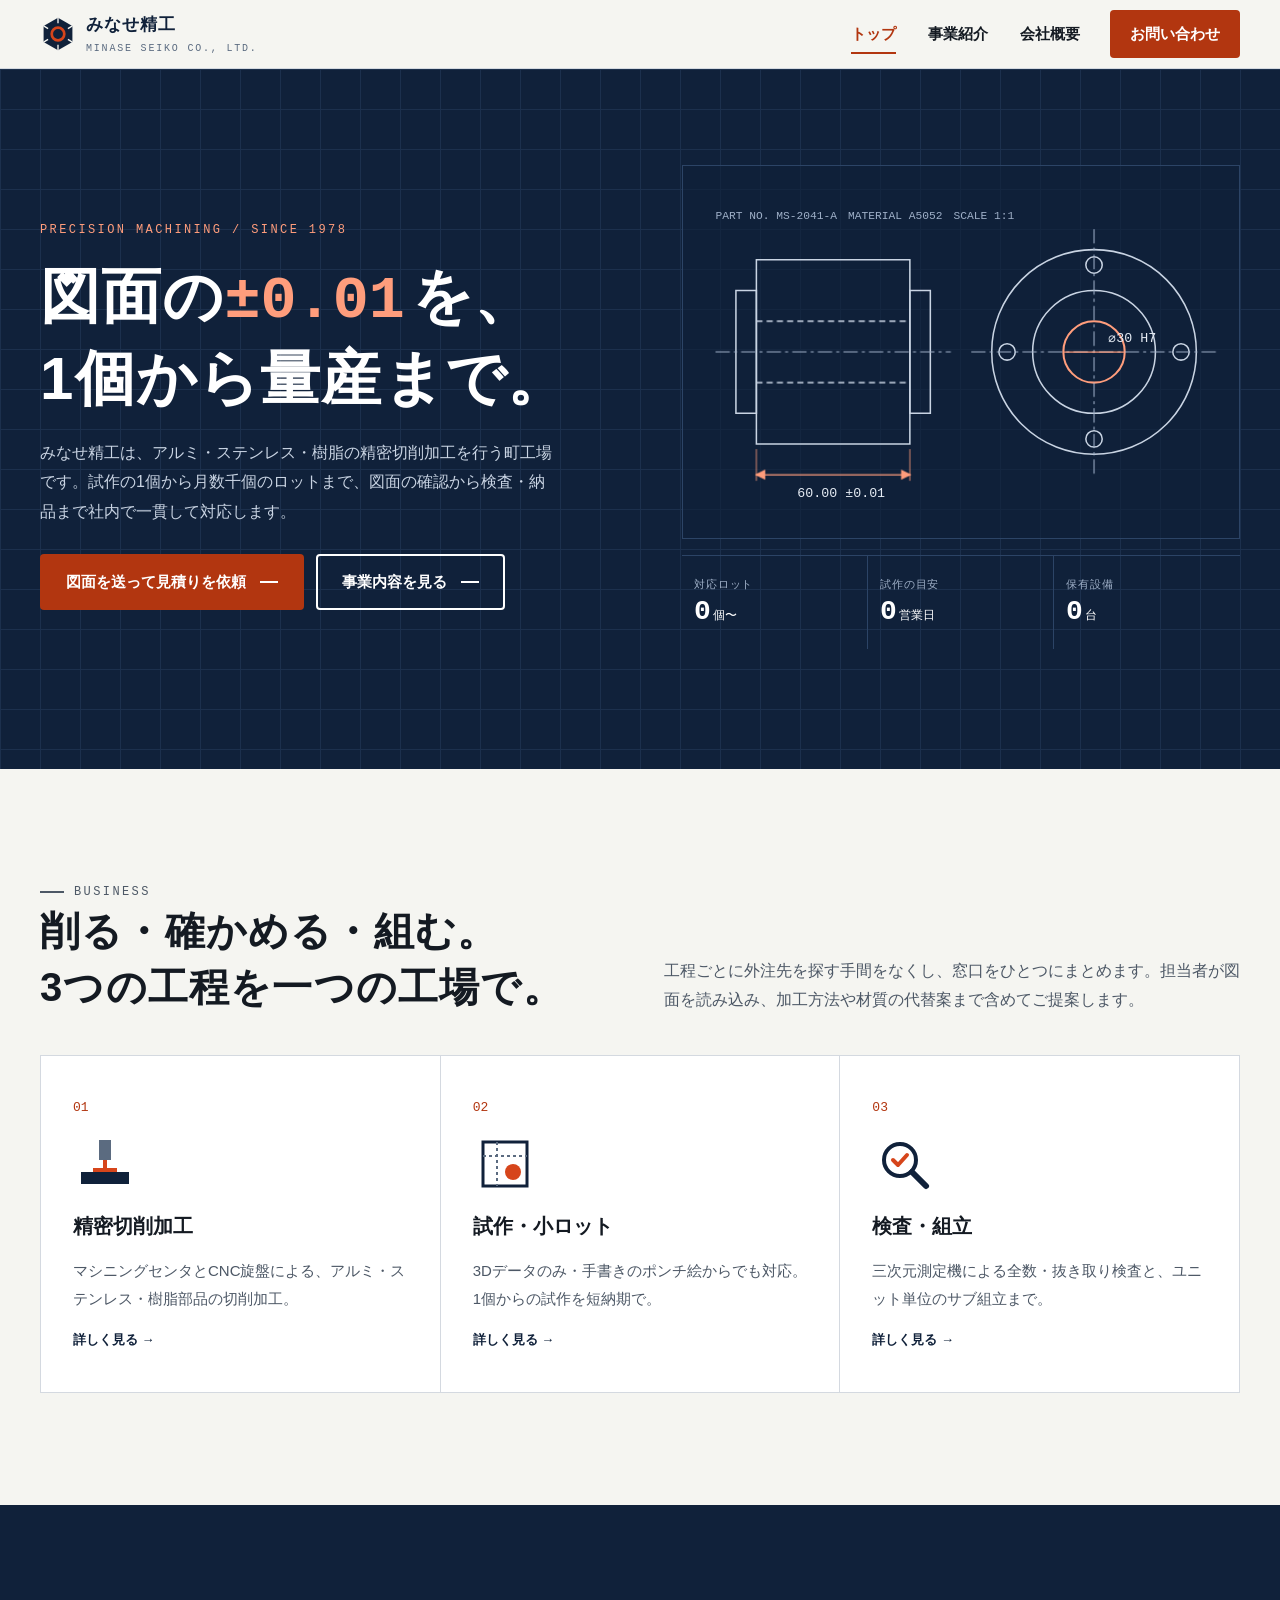
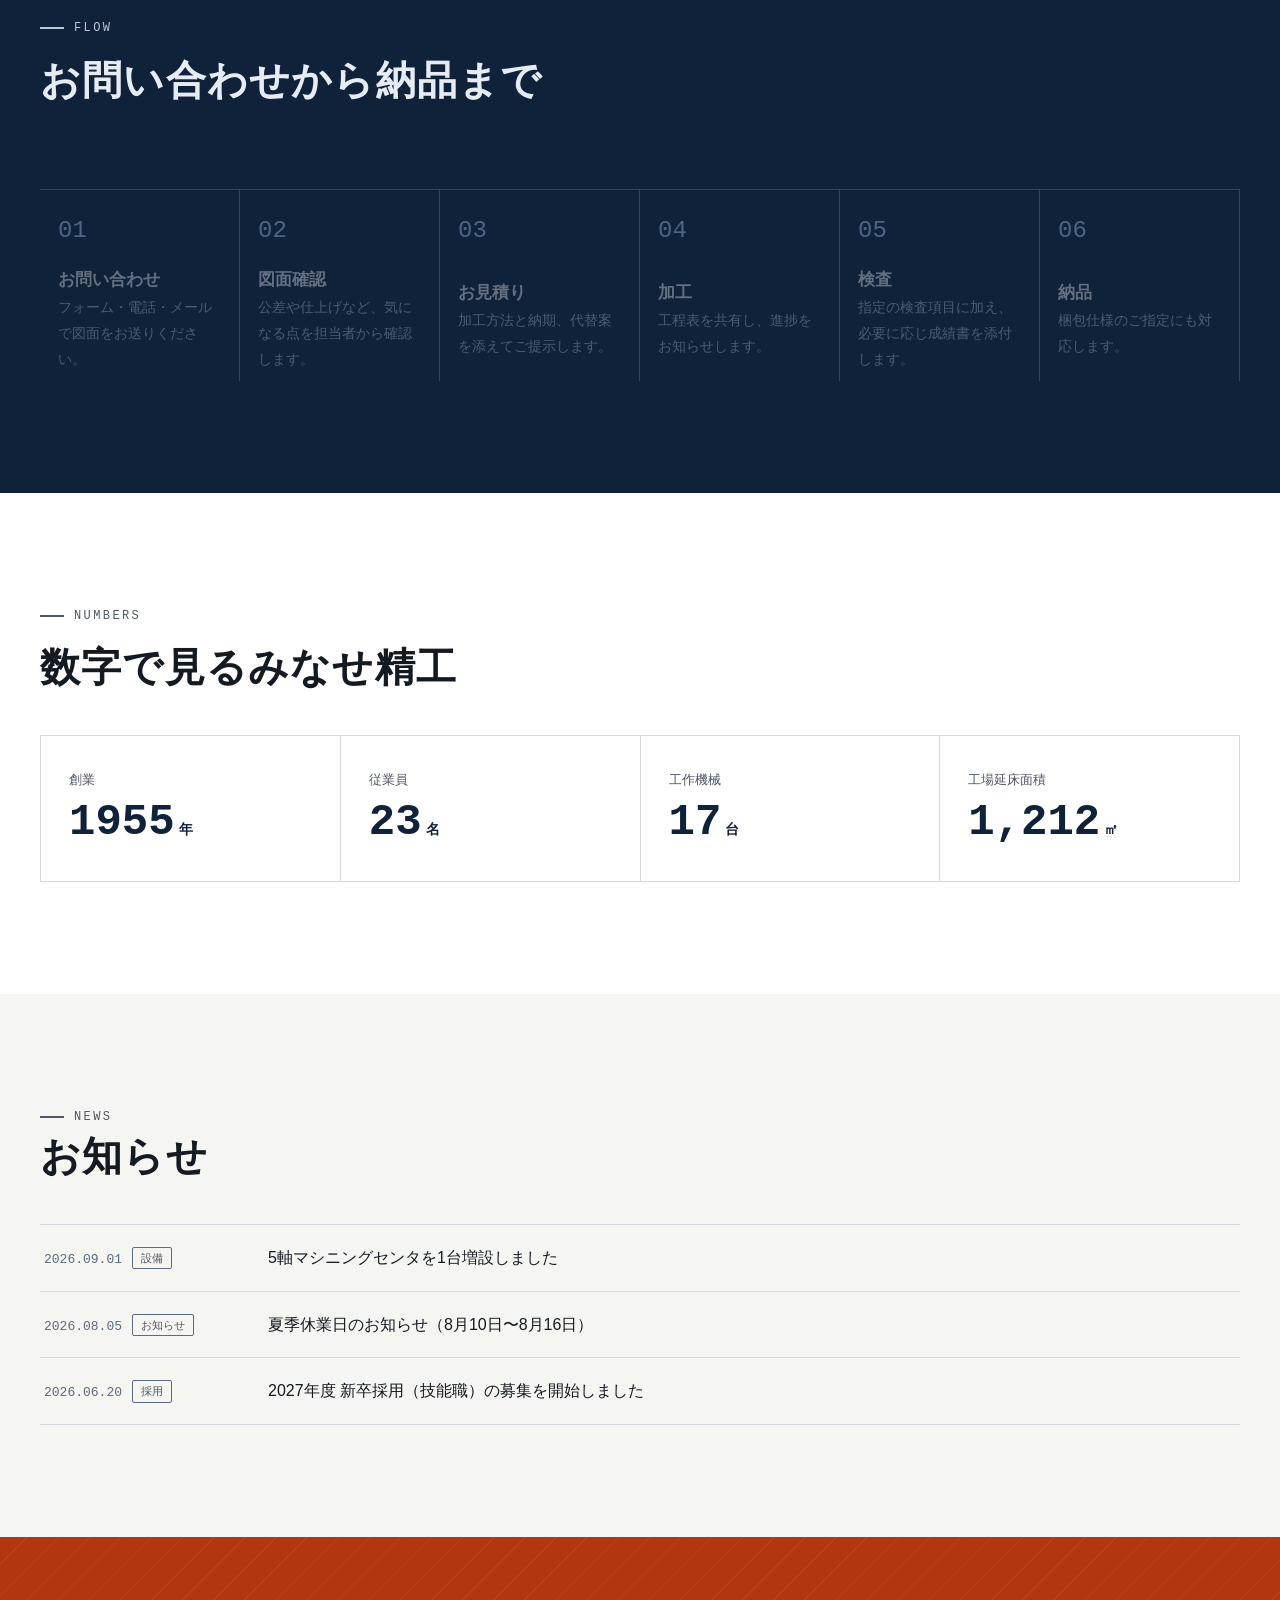
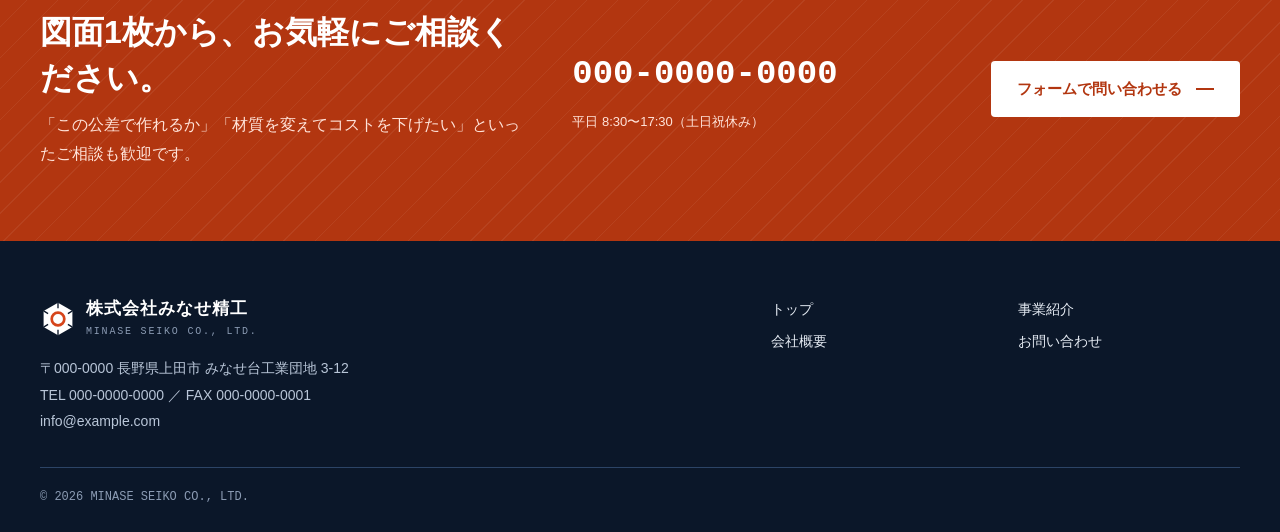
<file: works/corporate/index.html>
<!doctype html>
<html lang="ja">
<head>
<meta charset="utf-8">
<meta name="viewport" content="width=device-width, initial-scale=1">
<title>株式会社みなせ精工｜精密切削加工・試作・小ロット</title>
<meta name="description" content="アルミ・ステンレス・樹脂の精密切削加工を行う株式会社みなせ精工のウェブサイト。試作1個から量産まで、図面確認・加工・検査・サブ組立を社内一貫で対応します。">
<meta name="theme-color" content="#10213a">
<script>(function(h){try{if(!matchMedia('(prefers-reduced-motion: reduce)').matches)h.className+=' fx';}catch(e){}setTimeout(function(){if(!window.FX_READY)h.classList.remove('fx');},2500);})(document.documentElement);</script>
<link rel="stylesheet" href="wp-theme/villion-corporate/style.css">
<script src="wp-theme/villion-corporate/assets/main.js" defer></script>
</head>
<body>
<a class="skip-link" href="#main">本文へスキップ</a>
<header class="site-header">
  <div class="container site-header__in">
    <a class="site-logo" href="index.html">
      <svg viewBox="0 0 40 40" aria-hidden="true"><path d="M20 2l16 9v18l-16 9-16-9V11z" fill="#10213a"/><circle cx="20" cy="20" r="7" fill="none" stroke="#d6451b" stroke-width="3"/><path d="M20 2v6M36 11l-5 3M36 29l-5-3M20 38v-6M4 29l5-3M4 11l5 3" stroke="#f5f5f1" stroke-width="1.5"/></svg>
      <span><span class="site-logo__ja">みなせ精工</span><span class="site-logo__en">MINASE SEIKO CO., LTD.</span></span>
    </a>
    <button class="nav-toggle" type="button" aria-expanded="false" aria-controls="global-nav"><span></span><span></span><span></span><span class="screen-reader-text">メニューを開く</span></button>
    <nav id="global-nav" class="global-nav" aria-label="グローバルナビゲーション">
      <ul>
        <li><a href="index.html" data-en="TOP" aria-current="page">トップ</a></li>
        <li><a href="business.html" data-en="BUSINESS">事業紹介</a></li>
        <li><a href="company.html" data-en="COMPANY">会社概要</a></li>
        <li class="nav-cta"><a href="contact.html">お問い合わせ</a></li>
      </ul>
    </nav>
  </div>
</header>

<main id="main">
<section class="hero" aria-labelledby="hero-title">
  <div class="container hero__in">
    <div>
      <p class="hero__label">PRECISION MACHINING / SINCE 1978</p>
      <h1 id="hero-title">図面の<span class="num">±0.01</span>を、<br>1個から量産まで。</h1>
      <p class="hero__lead">みなせ精工は、アルミ・ステンレス・樹脂の精密切削加工を行う町工場です。試作の1個から月数千個のロットまで、図面の確認から検査・納品まで社内で一貫して対応します。</p>
      <div class="hero__actions">
        <a class="btn btn--primary" href="contact.html">図面を送って見積りを依頼</a>
        <a class="btn btn--ghost" href="business.html">事業内容を見る</a>
      </div>
    </div>
    <div>
      <div class="hero__drawing">
        <svg viewBox="0 0 520 340" role="img" aria-labelledby="draw-t">
          <title id="draw-t">フランジ付きの円筒部品を正面と側面から描いた加工図面風のイラスト</title>
          <g fill="none" stroke="#c9d4e3" stroke-width="1.5">
            <rect x="60" y="80" width="150" height="180"/>
            <rect x="40" y="110" width="20" height="120"/>
            <rect x="210" y="110" width="20" height="120"/>
            <line x1="60" y1="140" x2="210" y2="140" stroke-dasharray="6 4"/>
            <line x1="60" y1="200" x2="210" y2="200" stroke-dasharray="6 4"/>
            <circle cx="390" cy="170" r="100"/>
            <circle cx="390" cy="170" r="60"/>
            <circle cx="390" cy="170" r="30" stroke="#ff9d7c" stroke-width="2"/>
            <circle cx="390" cy="85" r="8"/><circle cx="390" cy="255" r="8"/><circle cx="305" cy="170" r="8"/><circle cx="475" cy="170" r="8"/>
          </g>
          <g stroke="#9fb0c8" stroke-width="1" stroke-dasharray="14 4 3 4">
            <line x1="20" y1="170" x2="250" y2="170"/>
            <line x1="270" y1="170" x2="510" y2="170"/>
            <line x1="390" y1="50" x2="390" y2="290"/>
          </g>
          <g stroke="#ff9d7c" stroke-width="1.2" fill="#ff9d7c">
            <line x1="60" y1="290" x2="210" y2="290"/>
            <path d="M60 290l8-4v8zM210 290l-8-4v8z"/>
            <line x1="60" y1="265" x2="60" y2="296" stroke-width=".8"/>
            <line x1="210" y1="265" x2="210" y2="296" stroke-width=".8"/>
            <line x1="360" y1="170" x2="420" y2="170"/>
          </g>
          <g font-family="SF Mono, Menlo, Consolas, monospace" font-size="13" fill="#e6ecf4">
            <text x="100" y="312">60.00 ±0.01</text>
            <text x="404" y="160">⌀30 H7</text>
            <text x="20" y="40" fill="#9fb0c8" font-size="11">PART NO. MS-2041-A　MATERIAL A5052　SCALE 1:1</text>
          </g>
        </svg>
      </div>
      <dl class="hero__spec">
        <div><dt>対応ロット</dt><dd>1<small>個〜</small></dd></div>
        <div><dt>試作の目安</dt><dd>5<small>営業日</small></dd></div>
        <div><dt>保有設備</dt><dd>24<small>台</small></dd></div>
      </dl>
    </div>
  </div>
</section>

<section class="section" aria-labelledby="svc-title">
  <div class="container">
    <div class="section-head section-head--split">
      <div>
        <p class="eyebrow">BUSINESS</p>
        <h2 id="svc-title">削る・確かめる・組む。<br>3つの工程を一つの工場で。</h2>
      </div>
      <p>工程ごとに外注先を探す手間をなくし、窓口をひとつにまとめます。担当者が図面を読み込み、加工方法や材質の代替案まで含めてご提案します。</p>
    </div>
    <div class="services">
      <a class="service" href="business.html#machining">
        <span class="service__no">01</span>
        <svg viewBox="0 0 64 64" aria-hidden="true"><rect x="8" y="40" width="48" height="12" fill="#10213a"/><rect x="26" y="8" width="12" height="20" fill="#5b6b80"/><path d="M32 28v10" stroke="#d6451b" stroke-width="4"/><path d="M20 40h24v-4H20z" fill="#d6451b"/></svg>
        <h3>精密切削加工</h3>
        <p>マシニングセンタとCNC旋盤による、アルミ・ステンレス・樹脂部品の切削加工。</p>
        <span class="service__more">詳しく見る →</span>
      </a>
      <a class="service" href="business.html#prototype">
        <span class="service__no">02</span>
        <svg viewBox="0 0 64 64" aria-hidden="true"><rect x="10" y="10" width="44" height="44" fill="none" stroke="#10213a" stroke-width="3"/><path d="M10 24h44M24 10v44" stroke="#5b6b80" stroke-width="2" stroke-dasharray="3 3"/><circle cx="40" cy="40" r="8" fill="#d6451b"/></svg>
        <h3>試作・小ロット</h3>
        <p>3Dデータのみ・手書きのポンチ絵からでも対応。1個からの試作を短納期で。</p>
        <span class="service__more">詳しく見る →</span>
      </a>
      <a class="service" href="business.html#inspection">
        <span class="service__no">03</span>
        <svg viewBox="0 0 64 64" aria-hidden="true"><circle cx="28" cy="28" r="16" fill="none" stroke="#10213a" stroke-width="4"/><path d="M40 40l14 14" stroke="#10213a" stroke-width="6" stroke-linecap="round"/><path d="M21 28l5 5 9-10" stroke="#d6451b" stroke-width="4" fill="none" stroke-linecap="round" stroke-linejoin="round"/></svg>
        <h3>検査・組立</h3>
        <p>三次元測定機による全数・抜き取り検査と、ユニット単位のサブ組立まで。</p>
        <span class="service__more">詳しく見る →</span>
      </a>
    </div>
  </div>
</section>

<section class="section section--navy" aria-labelledby="flow-title">
  <div class="container">
    <div class="section-head">
      <p class="eyebrow">FLOW</p>
      <h2 id="flow-title">お問い合わせから納品まで</h2>
      <p>見積りは図面受領から原則2営業日以内に回答します。</p>
    </div>
    <ol class="process">
      <li><div><h3>お問い合わせ</h3><p>フォーム・電話・メールで図面をお送りください。</p></div></li>
      <li><div><h3>図面確認</h3><p>公差や仕上げなど、気になる点を担当者から確認します。</p></div></li>
      <li><div><h3>お見積り</h3><p>加工方法と納期、代替案を添えてご提示します。</p></div></li>
      <li><div><h3>加工</h3><p>工程表を共有し、進捗をお知らせします。</p></div></li>
      <li><div><h3>検査</h3><p>指定の検査項目に加え、必要に応じ成績書を添付します。</p></div></li>
      <li><div><h3>納品</h3><p>梱包仕様のご指定にも対応します。</p></div></li>
    </ol>
  </div>
</section>

<section class="section section--white" aria-labelledby="facts-title">
  <div class="container">
    <div class="section-head">
      <p class="eyebrow">NUMBERS</p>
      <h2 id="facts-title">数字で見るみなせ精工</h2>
    </div>
    <dl class="facts">
      <div><dt>創業</dt><dd>1978<small>年</small></dd></div>
      <div><dt>従業員</dt><dd>32<small>名</small></dd></div>
      <div><dt>工作機械</dt><dd>24<small>台</small></dd></div>
      <div><dt>工場延床面積</dt><dd>1,850<small>㎡</small></dd></div>
    </dl>
  </div>
</section>

<section class="section" aria-labelledby="news-title">
  <div class="container">
    <div class="section-head section-head--split">
      <div>
        <p class="eyebrow">NEWS</p>
        <h2 id="news-title">お知らせ</h2>
      </div>
    </div>
    <ul class="news">
      <li><a href="#"><span><time datetime="2026-09-01">2026.09.01</time><span class="cat">設備</span></span><span class="ttl">5軸マシニングセンタを1台増設しました</span></a></li>
      <li><a href="#"><span><time datetime="2026-08-05">2026.08.05</time><span class="cat">お知らせ</span></span><span class="ttl">夏季休業日のお知らせ（8月10日〜8月16日）</span></a></li>
      <li><a href="#"><span><time datetime="2026-06-20">2026.06.20</time><span class="cat">採用</span></span><span class="ttl">2027年度 新卒採用（技能職）の募集を開始しました</span></a></li>
    </ul>
  </div>
</section>
<section class="cta-band" aria-labelledby="cta-title">
  <div class="container cta-band__in">
    <div>
      <h2 id="cta-title">図面1枚から、お気軽にご相談ください。</h2>
      <p>「この公差で作れるか」「材質を変えてコストを下げたい」といったご相談も歓迎です。</p>
    </div>
    <div>
      <a class="cta-band__tel" href="tel:000-0000-0000">000-0000-0000</a>
      <span class="cta-band__tel-note">平日 8:30〜17:30（土日祝休み）</span>
    </div>
    <a class="btn" href="contact.html">フォームで問い合わせる</a>
  </div>
</section>
</main>

<footer class="site-footer">
  <div class="container site-footer__in">
    <div>
      <a class="site-logo" href="index.html">
        <svg viewBox="0 0 40 40" aria-hidden="true"><path d="M20 2l16 9v18l-16 9-16-9V11z" fill="#ffffff"/><circle cx="20" cy="20" r="7" fill="none" stroke="#d6451b" stroke-width="3"/><path d="M20 2v6M36 11l-5 3M36 29l-5-3M20 38v-6M4 29l5-3M4 11l5 3" stroke="#0b1729" stroke-width="1.5"/></svg>
        <span><span class="site-logo__ja">株式会社みなせ精工</span><span class="site-logo__en">MINASE SEIKO CO., LTD.</span></span>
      </a>
      <address>〒000-0000 長野県上田市 みなせ台工業団地 3-12<br>TEL 000-0000-0000 ／ FAX 000-0000-0001<br>info@example.com</address>
    </div>
    <nav class="footer-nav" aria-label="フッターナビゲーション">
      <ul>
        <li><a href="index.html">トップ</a></li>
        <li><a href="business.html">事業紹介</a></li>
        <li><a href="company.html">会社概要</a></li>
        <li><a href="contact.html">お問い合わせ</a></li>
      </ul>
    </nav>
  </div>
  <div class="container site-footer__copy">&copy; 2026 MINASE SEIKO CO., LTD.</div>
</footer>
</body>
</html>
</file>
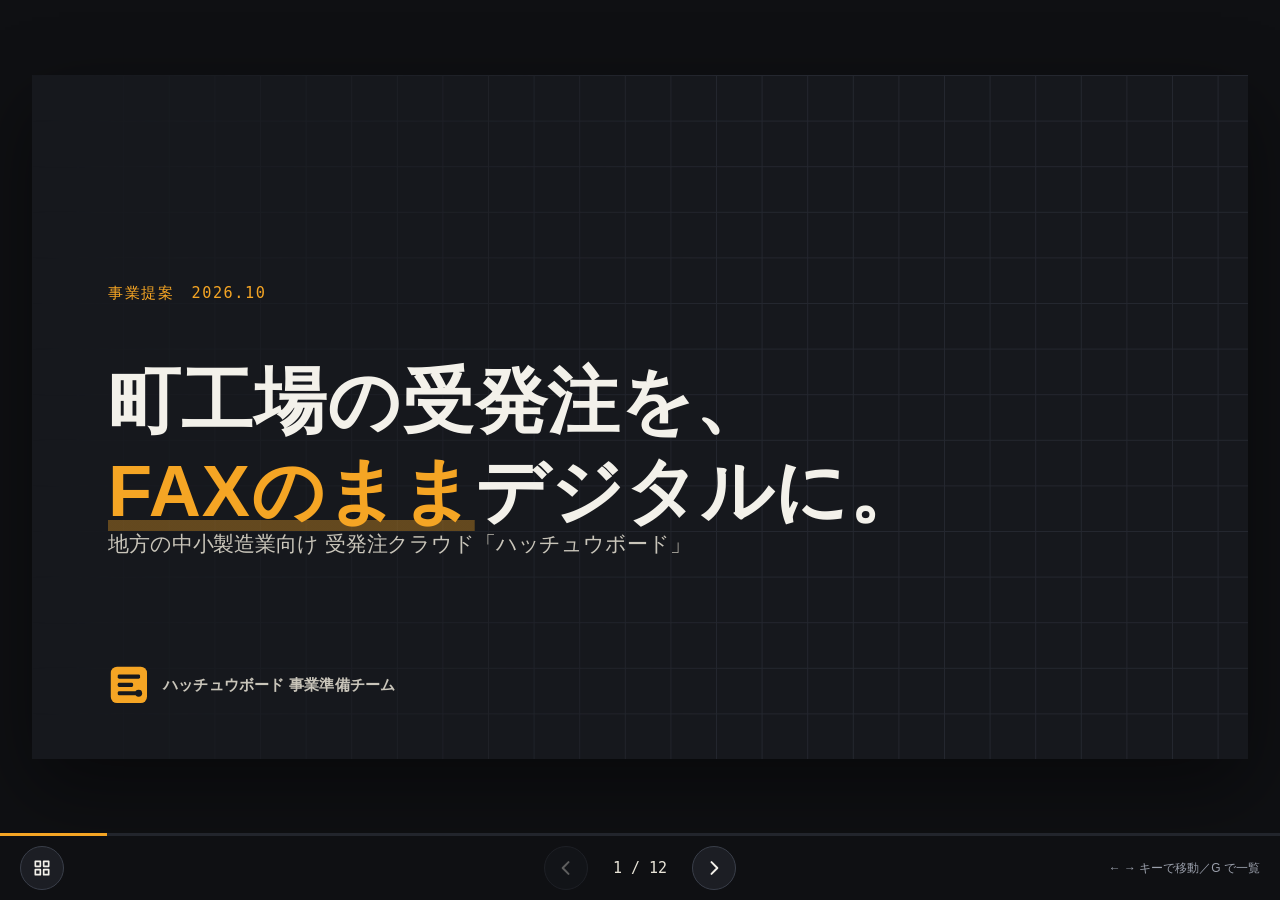
<file: works/deck/index.html>
<!doctype html>
<html lang="ja">
<head>
<meta charset="utf-8">
<meta name="viewport" content="width=device-width, initial-scale=1">
<title>ハッチュウボード 事業提案｜町工場の受発注をデジタルに</title>
<meta name="description" content="地方の中小製造業向け受発注デジタル化サービス「ハッチュウボード」の事業提案資料。FAXのままでも参加できる受発注の仕組み、ビジネスモデル、試算の前提、ロードマップを12枚のスライドで説明します。">
<meta name="theme-color" content="#16181d">
<script>(function(h){try{if(!matchMedia('(prefers-reduced-motion: reduce)').matches)h.className+=' fx';}catch(e){}setTimeout(function(){if(!window.DECK_READY)h.classList.remove('fx');},2500);})(document.documentElement);</script>
<link rel="stylesheet" href="style.css">
</head>
<body>
<a class="skip" href="#deck">スライドへスキップ</a>

<div class="stage" id="stage">
  <main class="deck no-anim" id="deck" aria-roledescription="スライド資料" aria-label="ハッチュウボード 事業提案" tabindex="-1">

    <!-- 01 表紙 -->
    <section class="slide s-cover" aria-roledescription="スライド" aria-label="1枚目 表紙">
      <div class="cover__grid" aria-hidden="true"></div>
      <p class="cover__tag">事業提案　2026.10</p>
      <h1 class="cover__title">町工場の受発注を、<br><span class="hl">FAXのまま</span>デジタルに。</h1>
      <p class="cover__sub">地方の中小製造業向け 受発注クラウド「ハッチュウボード」</p>
      <div class="cover__mark" aria-hidden="true">
        <svg viewBox="0 0 120 120"><rect x="8" y="8" width="104" height="104" rx="18" fill="#f5a524"/><rect x="28" y="30" width="64" height="12" rx="4" fill="#16181d"/><rect x="28" y="54" width="44" height="12" rx="4" fill="#16181d"/><rect x="28" y="78" width="54" height="12" rx="4" fill="#16181d"/><circle cx="88" cy="84" r="10" fill="#16181d"/></svg>
        <span>ハッチュウボード 事業準備チーム</span>
      </div>
    </section>

    <!-- 02 課題 -->
    <section class="slide" aria-roledescription="スライド" aria-label="2枚目 課題">
      <header class="s-head"><span class="s-no">01</span><p class="s-kicker">課題</p></header>
      <h2 class="s-title">注文書は、まだ紙で届いている。</h2>
      <div class="cols-2">
        <div class="flowpic" aria-hidden="true">
          <svg viewBox="0 0 560 360">
            <g font-family="Hiragino Sans, Noto Sans JP, sans-serif" font-size="18" font-weight="700" text-anchor="middle">
              <rect x="20" y="140" width="140" height="80" rx="12" fill="#2a2e37"/><text x="90" y="186" fill="#f3f1ea">発注元</text>
              <rect x="400" y="30" width="140" height="64" rx="12" fill="#2a2e37"/><text x="470" y="68" fill="#f3f1ea">工場 A</text>
              <rect x="400" y="148" width="140" height="64" rx="12" fill="#2a2e37"/><text x="470" y="186" fill="#f3f1ea">工場 B</text>
              <rect x="400" y="266" width="140" height="64" rx="12" fill="#2a2e37"/><text x="470" y="304" fill="#f3f1ea">工場 C</text>
            </g>
            <g stroke="#7d8594" stroke-width="2.5" fill="none" stroke-dasharray="6 6">
              <path d="M160 170 C 260 120, 300 70, 400 62"/>
              <path d="M160 180 H 400"/>
              <path d="M160 190 C 260 240, 300 290, 400 298"/>
            </g>
            <g font-family="Hiragino Sans, Noto Sans JP, sans-serif" font-size="15" font-weight="700">
              <rect x="236" y="74" width="72" height="30" rx="15" fill="#f5a524"/><text x="272" y="95" text-anchor="middle" fill="#16181d">FAX</text>
              <rect x="236" y="165" width="72" height="30" rx="15" fill="#e8e4d8"/><text x="272" y="186" text-anchor="middle" fill="#16181d">電話</text>
              <rect x="226" y="256" width="92" height="30" rx="15" fill="#e8e4d8"/><text x="272" y="277" text-anchor="middle" fill="#16181d">メール</text>
            </g>
          </svg>
        </div>
        <ul class="pain">
          <li><b>転記</b><span>FAXの注文書を、工場側で生産管理のExcelへ手入力している</span></li>
          <li><b>確認の往復</b><span>納期回答・図面の版の確認が電話で行われ、記録が残らない</span></li>
          <li><b>属人化</b><span>「誰に何をいつ頼んだか」が発注担当者の手元にしかない</span></li>
        </ul>
      </div>
      <p class="s-foot">※課題は、地方の製造業の受発注業務について一般に指摘されている状況を、当チームで整理したものです。</p>
    </section>

    <!-- 03 なぜ今 -->
    <section class="slide" aria-roledescription="スライド" aria-label="3枚目 なぜ今か">
      <header class="s-head"><span class="s-no">02</span><p class="s-kicker">なぜ今か</p></header>
      <h2 class="s-title">変えざるを得ない理由が、そろってきた。</h2>
      <div class="cards-3">
        <article class="card">
          <span class="card__icon" aria-hidden="true"><svg viewBox="0 0 48 48"><rect x="10" y="6" width="28" height="36" rx="3" fill="none" stroke="#f5a524" stroke-width="3"/><path d="M16 16h16M16 24h16M16 32h10" stroke="#f5a524" stroke-width="3"/></svg></span>
          <h3>制度の変化</h3>
          <p>インボイス制度の開始（2023年10月）や、電子取引データの保存ルールの見直しにより、取引書類をデータで扱う必要性が高まっています。</p>
        </article>
        <article class="card">
          <span class="card__icon" aria-hidden="true"><svg viewBox="0 0 48 48"><circle cx="24" cy="16" r="8" fill="none" stroke="#f5a524" stroke-width="3"/><path d="M8 42c2-10 8-14 16-14s14 4 16 14" fill="none" stroke="#f5a524" stroke-width="3"/></svg></span>
          <h3>担い手の交代</h3>
          <p>受発注を長年担ってきた担当者からの引き継ぎが各地で始まっています。頭の中にある段取りを、仕組みに移すタイミングです。</p>
        </article>
        <article class="card">
          <span class="card__icon" aria-hidden="true"><svg viewBox="0 0 48 48"><rect x="6" y="12" width="36" height="24" rx="3" fill="none" stroke="#f5a524" stroke-width="3"/><path d="M14 30l6-8 6 5 8-11" fill="none" stroke="#f5a524" stroke-width="3"/></svg></span>
          <h3>道具の成熟</h3>
          <p>FAX画像の読み取り精度が上がり、スマホでの確認も一般的になりました。受注側に新しい機器を求めずに始められます。</p>
        </article>
      </div>
    </section>

    <!-- 04 解決策 -->
    <section class="slide s-dark" aria-roledescription="スライド" aria-label="4枚目 解決策">
      <header class="s-head"><span class="s-no">03</span><p class="s-kicker">解決策</p></header>
      <h2 class="s-title s-title--xl">発注元だけが変わる。<br><span class="hl">工場はFAXのままでいい。</span></h2>
      <p class="s-lead">受発注のデジタル化が進まない最大の理由は「取引先全員にツールを入れてもらう」ことの難しさです。ハッチュウボードは、発注元がWebで注文を出し、FAXで受け取りたい工場にはFAXで届け、返信のFAXを読み取ってデータに戻します。</p>
    </section>

    <!-- 05 仕組み -->
    <section class="slide" aria-roledescription="スライド" aria-label="5枚目 仕組み">
      <header class="s-head"><span class="s-no">04</span><p class="s-kicker">仕組み</p></header>
      <h2 class="s-title">注文から納期回答までが、一枚の画面に残る。</h2>
      <div class="diagram">
        <svg viewBox="0 0 1120 380" role="img" aria-labelledby="dg-t">
          <title id="dg-t">発注元がハッチュウボードで注文を作成し、Web対応の工場には画面で、FAXの工場にはFAXで送信。FAXの納期回答は読み取ってデータ化され、発注元の画面に一覧で戻る仕組み図</title>
          <defs><marker id="ar" viewBox="0 0 10 10" refX="9" refY="5" markerWidth="8" markerHeight="8" orient="auto"><path d="M0 0L10 5L0 10z" fill="#f5a524"/></marker>
          <marker id="ar2" viewBox="0 0 10 10" refX="9" refY="5" markerWidth="8" markerHeight="8" orient="auto"><path d="M0 0L10 5L0 10z" fill="#7d8594"/></marker></defs>
          <g font-family="Hiragino Sans, Noto Sans JP, sans-serif" text-anchor="middle">
            <rect x="10" y="130" width="220" height="120" rx="14" fill="#ffffff" stroke="#d8d3c4" stroke-width="2"/>
            <text x="120" y="182" font-size="22" font-weight="800" fill="#16181d">発注元</text>
            <text x="120" y="212" font-size="15" fill="#545a66">Webで注文を作成</text>

            <rect x="430" y="100" width="260" height="180" rx="18" fill="#16181d"/>
            <text x="560" y="160" font-size="24" font-weight="800" fill="#f5a524">ハッチュウボード</text>
            <text x="560" y="196" font-size="15" fill="#e8e4d8">注文書の生成・送信</text>
            <text x="560" y="222" font-size="15" fill="#e8e4d8">FAX返信の読み取り</text>
            <text x="560" y="248" font-size="15" fill="#e8e4d8">納期・版の履歴管理</text>

            <rect x="890" y="40" width="220" height="110" rx="14" fill="#ffffff" stroke="#d8d3c4" stroke-width="2"/>
            <text x="1000" y="88" font-size="20" font-weight="800" fill="#16181d">Web対応の工場</text>
            <text x="1000" y="118" font-size="15" fill="#545a66">スマホで確認・回答</text>

            <rect x="890" y="230" width="220" height="110" rx="14" fill="#fff6e3" stroke="#f5a524" stroke-width="2"/>
            <text x="1000" y="278" font-size="20" font-weight="800" fill="#16181d">FAXの工場</text>
            <text x="1000" y="308" font-size="15" fill="#545a66">今まで通りFAXで回答</text>
          </g>
          <g stroke-width="3" fill="none">
            <path d="M230 175 H 425" stroke="#f5a524" marker-end="url(#ar)"/>
            <path d="M425 215 H 235" stroke="#7d8594" marker-end="url(#ar2)" stroke-dasharray="7 6"/>
            <path d="M690 150 C 790 150, 800 95, 885 95" stroke="#f5a524" marker-end="url(#ar)"/>
            <path d="M690 230 C 790 230, 800 270, 885 270" stroke="#f5a524" marker-end="url(#ar)"/>
            <path d="M885 305 C 790 330, 760 290, 695 262" stroke="#7d8594" marker-end="url(#ar2)" stroke-dasharray="7 6"/>
          </g>
          <g font-family="Hiragino Sans, Noto Sans JP, sans-serif" font-size="14" font-weight="700" fill="#545a66">
            <text x="328" y="165" text-anchor="middle">注文</text>
            <text x="328" y="240" text-anchor="middle">納期回答の一覧</text>
            <text x="800" y="345" text-anchor="middle">FAX返信を読み取り</text>
          </g>
        </svg>
      </div>
    </section>

    <!-- 06 機能 -->
    <section class="slide" aria-roledescription="スライド" aria-label="6枚目 主な機能">
      <header class="s-head"><span class="s-no">05</span><p class="s-kicker">主な機能</p></header>
      <h2 class="s-title">最初に作るのは、この4つだけ。</h2>
      <div class="feat">
        <article><span class="feat__n">A</span><h3>注文書の作成・送信</h3><p>品番・数量・希望納期・図面を添えて作成。工場ごとにWebかFAXかを自動で振り分けます。</p></article>
        <article><span class="feat__n">B</span><h3>FAX返信の読み取り</h3><p>工場が手書きで記入した納期回答を読み取り、発注元の担当者が確認してから確定します。</p></article>
        <article><span class="feat__n">C</span><h3>図面の版管理</h3><p>「どの版の図面で注文したか」を注文ごとに記録。差し替え時は工場へ通知します。</p></article>
        <article><span class="feat__n">D</span><h3>納期の一覧と催促</h3><p>回答待ち・遅延の注文を一覧化。催促の連絡も画面から送れます。</p></article>
      </div>
      <p class="s-foot">※見積り依頼・請求書の発行は、利用状況を見て2期目以降に検討します。</p>
    </section>

    <!-- 07 ターゲット -->
    <section class="slide" aria-roledescription="スライド" aria-label="7枚目 最初の顧客">
      <header class="s-head"><span class="s-no">06</span><p class="s-kicker">最初の顧客</p></header>
      <h2 class="s-title">1社ではなく「1つの取引のかたまり」に売る。</h2>
      <div class="cols-2 cols-2--wide">
        <div class="cluster" aria-hidden="true">
          <svg viewBox="0 0 440 400">
            <circle cx="220" cy="200" r="180" fill="#fff6e3"/>
            <circle cx="220" cy="200" r="120" fill="none" stroke="#f5a524" stroke-dasharray="4 8" stroke-width="2"/>
            <g fill="#2a2e37">
              <circle cx="220" cy="80" r="18"/><circle cx="324" cy="140" r="18"/><circle cx="324" cy="260" r="18"/><circle cx="220" cy="320" r="18"/><circle cx="116" cy="260" r="18"/><circle cx="116" cy="140" r="18"/>
              <circle cx="300" cy="62" r="12" opacity=".5"/><circle cx="378" cy="210" r="12" opacity=".5"/><circle cx="140" cy="348" r="12" opacity=".5"/><circle cx="60" cy="200" r="12" opacity=".5"/>
            </g>
            <circle cx="220" cy="200" r="54" fill="#f5a524"/>
            <text x="220" y="207" text-anchor="middle" font-family="Hiragino Sans, Noto Sans JP, sans-serif" font-size="20" font-weight="800" fill="#16181d">発注元</text>
          </svg>
        </div>
        <div>
          <dl class="target">
            <div><dt>対象</dt><dd>協力工場を10〜30社持つ、地方の機械・装置メーカー（従業員50〜300名）</dd></div>
            <div><dt>理由</dt><dd>発注元1社が導入すれば、協力工場は追加の負担なく参加できる。1件の商談で取引のかたまりごと動く。</dd></div>
            <div><dt>入り口</dt><dd>地域の金融機関・商工団体・ITベンダーとの共催セミナー、および個別の業務ヒアリング</dd></div>
          </dl>
        </div>
      </div>
    </section>

    <!-- 08 ビジネスモデル -->
    <section class="slide" aria-roledescription="スライド" aria-label="8枚目 ビジネスモデル">
      <header class="s-head"><span class="s-no">07</span><p class="s-kicker">ビジネスモデル</p></header>
      <h2 class="s-title">料金は発注元だけ。工場は無料。</h2>
      <div class="plans">
        <article class="plan">
          <h3>スタンダード</h3>
          <p class="plan__price">30,000<small>円／月</small></p>
          <ul><li>協力工場 30社まで</li><li>FAX送受信 月300枚まで</li><li>利用者 5名まで</li></ul>
        </article>
        <article class="plan plan--main">
          <p class="plan__badge">想定の中心</p>
          <h3>ビジネス</h3>
          <p class="plan__price">60,000<small>円／月</small></p>
          <ul><li>協力工場 100社まで</li><li>FAX送受信 月1,000枚まで</li><li>利用者 20名まで・権限設定</li></ul>
        </article>
        <article class="plan">
          <h3>初期導入支援</h3>
          <p class="plan__price">200,000<small>円〜</small></p>
          <ul><li>取引先マスタの移行</li><li>協力工場への案内文・説明会</li><li>運用ルールの設計</li></ul>
        </article>
      </div>
      <p class="s-foot">※価格はすべて税別の想定値です。PoCの結果を踏まえて見直します。</p>
    </section>

    <!-- 09 試算 -->
    <section class="slide" aria-roledescription="スライド" aria-label="9枚目 収益の試算">
      <header class="s-head"><span class="s-no">08</span><p class="s-kicker">収益の試算</p></header>
      <h2 class="s-title">3年目の売上は、前提を積み上げて約0.5億円。</h2>
      <div class="cols-2 cols-2--chart">
        <div class="chart">
          <svg viewBox="0 0 560 360" role="img" aria-labelledby="ch-t">
            <title id="ch-t">年間の継続売上の試算。1年目約0.04億円、2年目約0.19億円、3年目約0.49億円</title>
            <g stroke="#d8d3c4" stroke-width="1"><path d="M60 300H540M60 230H540M60 160H540M60 90H540"/></g>
            <g font-family="SF Mono, Menlo, monospace" font-size="13" fill="#545a66" text-anchor="end"><text x="50" y="304">0</text><text x="50" y="234">0.2</text><text x="50" y="164">0.4</text><text x="50" y="94">0.6</text></g>
            <text x="60" y="60" font-family="Hiragino Sans, Noto Sans JP, sans-serif" font-size="13" fill="#545a66">億円／年</text>
            <rect x="110" y="286" width="90" height="14" fill="#d8d3c4"/>
            <rect x="255" y="234" width="90" height="66" fill="#e9b75a"/>
            <rect x="400" y="129" width="90" height="171" fill="#f5a524"/>
            <g font-family="SF Mono, Menlo, monospace" font-size="18" font-weight="700" fill="#16181d" text-anchor="middle"><text x="155" y="276">0.04</text><text x="300" y="224">0.19</text><text x="445" y="119">0.49</text></g>
            <g font-family="Hiragino Sans, Noto Sans JP, sans-serif" font-size="15" font-weight="700" fill="#16181d" text-anchor="middle"><text x="155" y="328">1年目</text><text x="300" y="328">2年目</text><text x="445" y="328">3年目</text></g>
          </svg>
        </div>
        <table class="assume">
          <caption>試算の前提（期末時点）</caption>
          <thead><tr><th scope="col"></th><th scope="col">1年目</th><th scope="col">2年目</th><th scope="col">3年目</th></tr></thead>
          <tbody>
            <tr><th scope="row">有料の発注元</th><td>8社</td><td>35社</td><td>90社</td></tr>
            <tr><th scope="row">平均月額</th><td>4.0万円</td><td>4.5万円</td><td>4.5万円</td></tr>
            <tr><th scope="row">継続売上（年換算）</th><td>384万円</td><td>1,890万円</td><td>4,860万円</td></tr>
          </tbody>
        </table>
      </div>
      <p class="s-foot">※すべて当チームの仮定に基づく試算で、実績ではありません。初期導入支援の売上は含めていません。年換算＝期末の有料社数×平均月額×12。</p>
    </section>

    <!-- 10 ポジション -->
    <section class="slide" aria-roledescription="スライド" aria-label="10枚目 位置づけ">
      <header class="s-head"><span class="s-no">09</span><p class="s-kicker">位置づけ</p></header>
      <h2 class="s-title">「受注側の負担ゼロ」で、空いている場所に立つ。</h2>
      <div class="cols-2 cols-2--wide">
        <div class="matrix">
          <svg viewBox="0 0 520 400" role="img" aria-labelledby="mx-t">
            <title id="mx-t">縦軸を製造業への特化度、横軸を受注側の導入負担の小ささとした4象限図。汎用の受発注サービスは特化度が低く負担が中程度、業界EDIは特化度が高いが負担が大きい、FAXと電話は負担が小さいが記録が残らない。ハッチュウボードは特化度が高く負担も小さい右上に位置する</title>
            <rect x="60" y="20" width="440" height="330" fill="#ffffff" stroke="#d8d3c4"/>
            <rect x="280" y="20" width="220" height="165" fill="#fff6e3"/>
            <path d="M280 20V350M60 185H500" stroke="#d8d3c4" stroke-width="2"/>
            <g font-family="Hiragino Sans, Noto Sans JP, sans-serif" font-size="13" fill="#545a66">
              <text x="280" y="388" text-anchor="middle">受注側の導入負担が小さい →</text>
              <text x="24" y="185" text-anchor="middle" transform="rotate(-90 24 185)">製造業への特化度 →</text>
            </g>
            <g font-family="Hiragino Sans, Noto Sans JP, sans-serif" font-size="15" font-weight="700">
              <circle cx="140" cy="80" r="10" fill="#7d8594"/><text x="158" y="86" fill="#16181d">業界EDI</text>
              <circle cx="230" cy="260" r="10" fill="#7d8594"/><text x="248" y="266" fill="#16181d">汎用の受発注サービス</text>
              <circle cx="440" cy="310" r="10" fill="#7d8594"/><text x="424" y="316" fill="#16181d" text-anchor="end">FAX・電話</text>
              <circle cx="420" cy="70" r="16" fill="#f5a524"/><text x="420" y="118" fill="#16181d" text-anchor="middle">ハッチュウボード</text>
            </g>
          </svg>
        </div>
        <ul class="pain pain--plain">
          <li><b>業界EDI</b><span>精度は高いが、受注側にも専用の環境が必要で、小さな工場ほど参加が難しい</span></li>
          <li><b>汎用の受発注サービス</b><span>受注側にもアカウント登録とWeb操作が必要。図面の版管理など製造業の事情は薄い</span></li>
          <li><b>FAX・電話</b><span>誰でも使えるが、データにならず記録も残らない</span></li>
        </ul>
      </div>
    </section>

    <!-- 11 ロードマップ -->
    <section class="slide" aria-roledescription="スライド" aria-label="11枚目 ロードマップ">
      <header class="s-head"><span class="s-no">10</span><p class="s-kicker">ロードマップと判断基準</p></header>
      <h2 class="s-title">半年ごとに、続けるかを数字で決める。</h2>
      <ol class="road">
        <li>
          <p class="road__when">0〜6か月</p>
          <h3>PoC：1つの取引のかたまり</h3>
          <p>発注元1社と協力工場10社で、注文の送受信と FAX 読み取りを検証。</p>
          <p class="road__kpi"><span>判断基準</span>注文の7割以上がハッチュウボード経由になる</p>
        </li>
        <li>
          <p class="road__when">7〜12か月</p>
          <h3>有料化と同地域への展開</h3>
          <p>PoC先の有料移行と、同じ地域の発注元への紹介営業。</p>
          <p class="road__kpi"><span>判断基準</span>有料の発注元 8社・解約 0社</p>
        </li>
        <li>
          <p class="road__when">2年目</p>
          <h3>協業先経由の販売</h3>
          <p>地域の金融機関・ITベンダーと販売協力の枠組みをつくる。</p>
          <p class="road__kpi"><span>判断基準</span>新規の半数が協業先経由</p>
        </li>
        <li>
          <p class="road__when">3年目</p>
          <h3>見積り・請求への拡張</h3>
          <p>受発注の前後へ機能を広げ、1社あたりの単価を上げる。</p>
          <p class="road__kpi"><span>判断基準</span>平均月額 4.5万円以上</p>
        </li>
      </ol>
    </section>

    <!-- 12 お願い -->
    <section class="slide s-dark s-end" aria-roledescription="スライド" aria-label="12枚目 次のステップ">
      <header class="s-head"><span class="s-no">11</span><p class="s-kicker">次のステップ</p></header>
      <h2 class="s-title s-title--xl">PoCにご協力いただける<br><span class="hl">発注元を1社</span>探しています。</h2>
      <div class="ask">
        <div><b>期間</b><span>6か月（利用料は無償）</span></div>
        <div><b>お願いしたいこと</b><span>月1回の振り返り面談と、協力工場へのご案内</span></div>
        <div><b>ご連絡先</b><span>hacchu@example.com ／ 000-0000-0000</span></div>
      </div>
    </section>

  </main>
</div>

<nav class="ctrl" aria-label="スライド操作">
  <button type="button" class="ctrl__btn" id="prev" aria-label="前のスライド">
    <svg viewBox="0 0 24 24" aria-hidden="true"><path d="M15 5l-7 7 7 7" fill="none" stroke="currentColor" stroke-width="2.4" stroke-linecap="round" stroke-linejoin="round"/></svg>
  </button>
  <p class="ctrl__count" aria-live="polite"><span id="cur">1</span> / <span id="total">12</span></p>
  <button type="button" class="ctrl__btn" id="next" aria-label="次のスライド">
    <svg viewBox="0 0 24 24" aria-hidden="true"><path d="M9 5l7 7-7 7" fill="none" stroke="currentColor" stroke-width="2.4" stroke-linecap="round" stroke-linejoin="round"/></svg>
  </button>
  <button type="button" class="ctrl__btn ctrl__btn--grid" id="grid" aria-pressed="false" aria-label="スライド一覧">
    <svg viewBox="0 0 24 24" aria-hidden="true"><path d="M4 4h6v6H4zM14 4h6v6h-6zM4 14h6v6H4zM14 14h6v6h-6z" fill="none" stroke="currentColor" stroke-width="2" stroke-linejoin="round"/></svg>
  </button>
  <p class="ctrl__hint">← → キーで移動／G で一覧</p>
</nav>
<div class="progress" aria-hidden="true"><span id="bar"></span></div>

<script src="deck.js"></script>
</body>
</html>
</file>
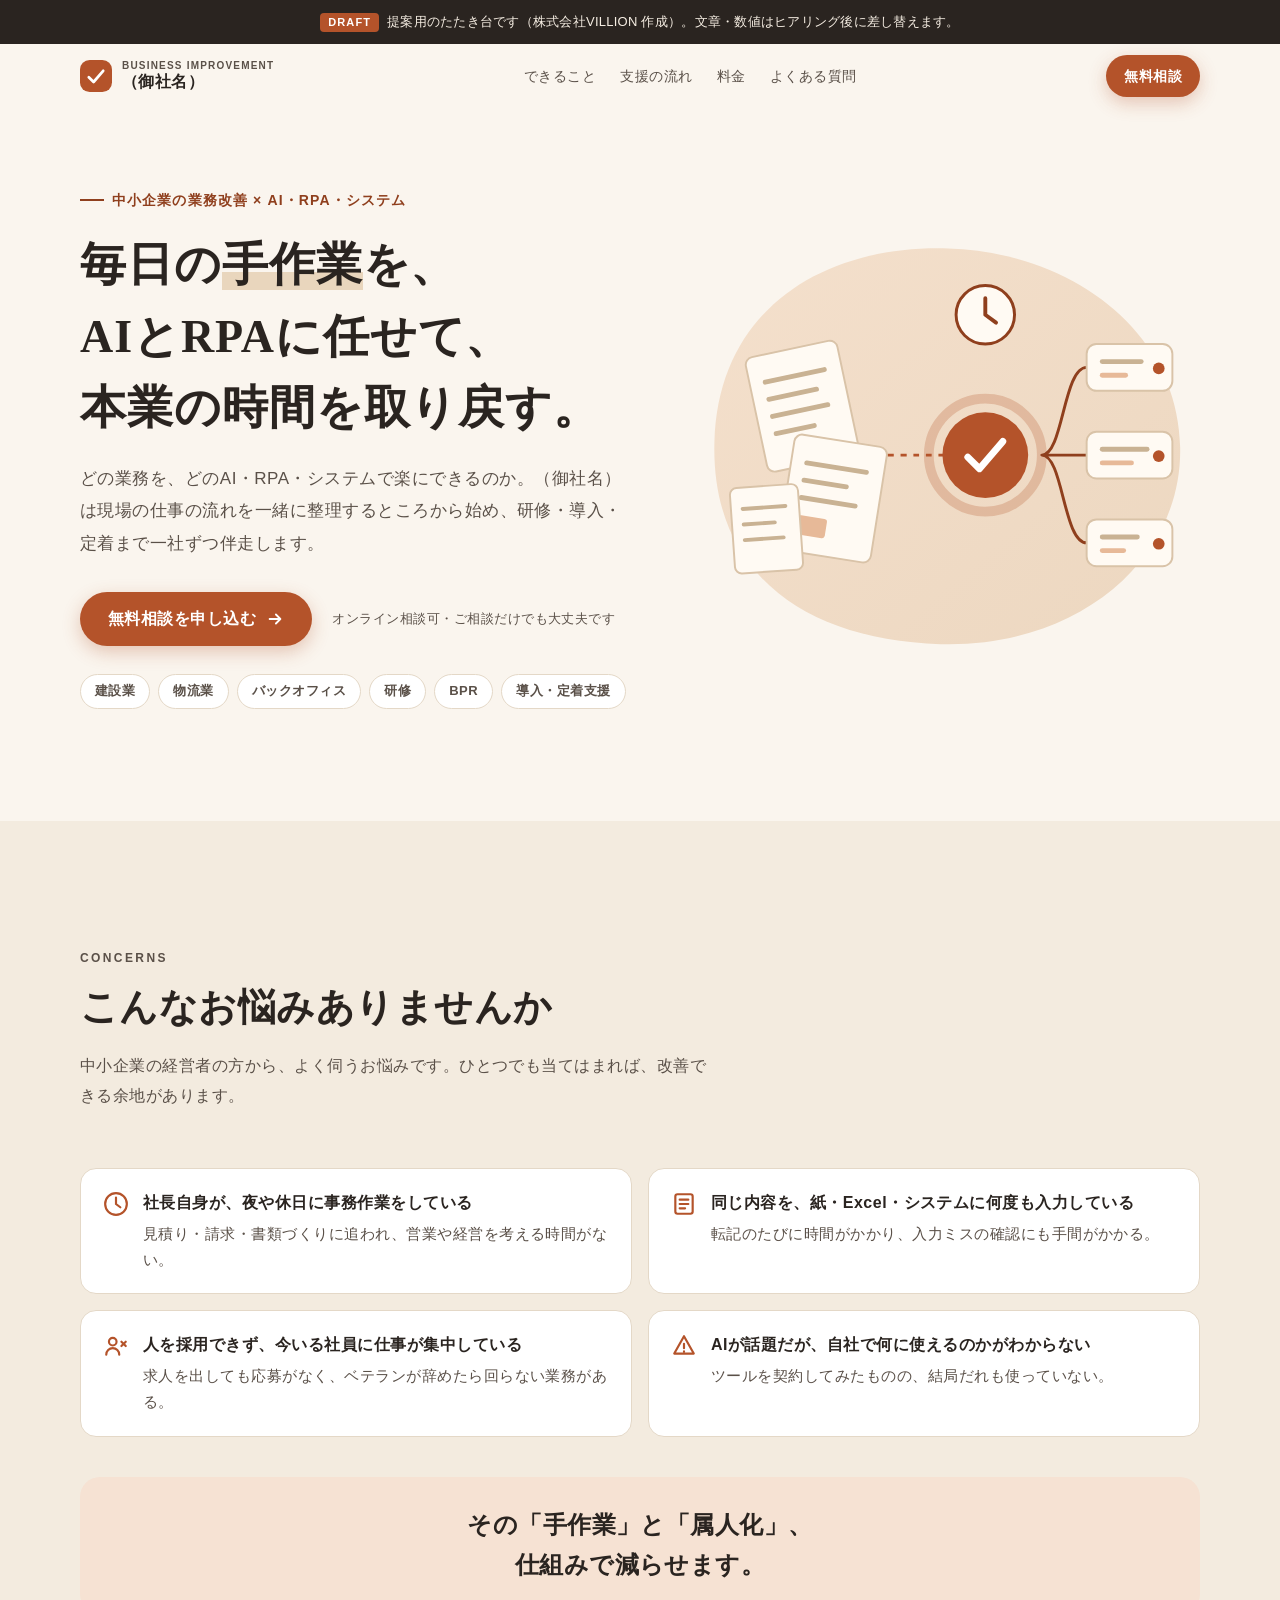
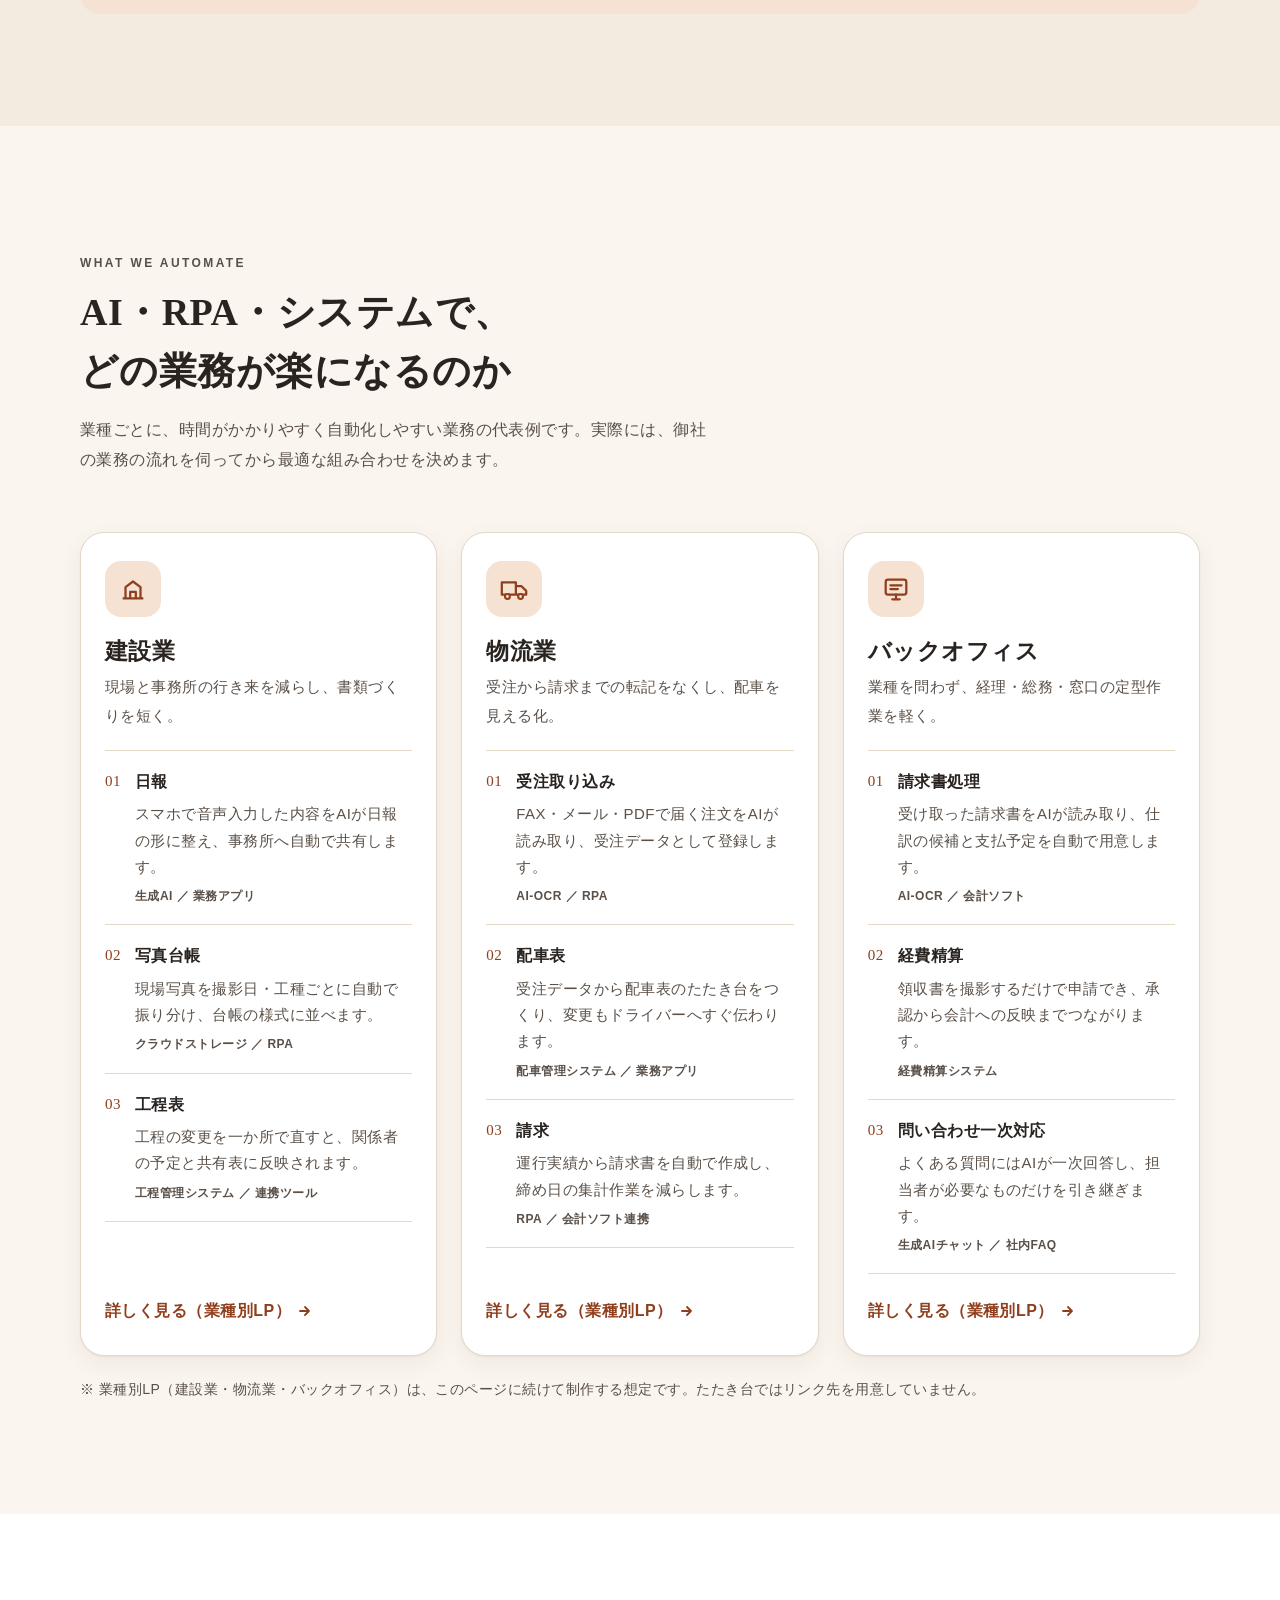
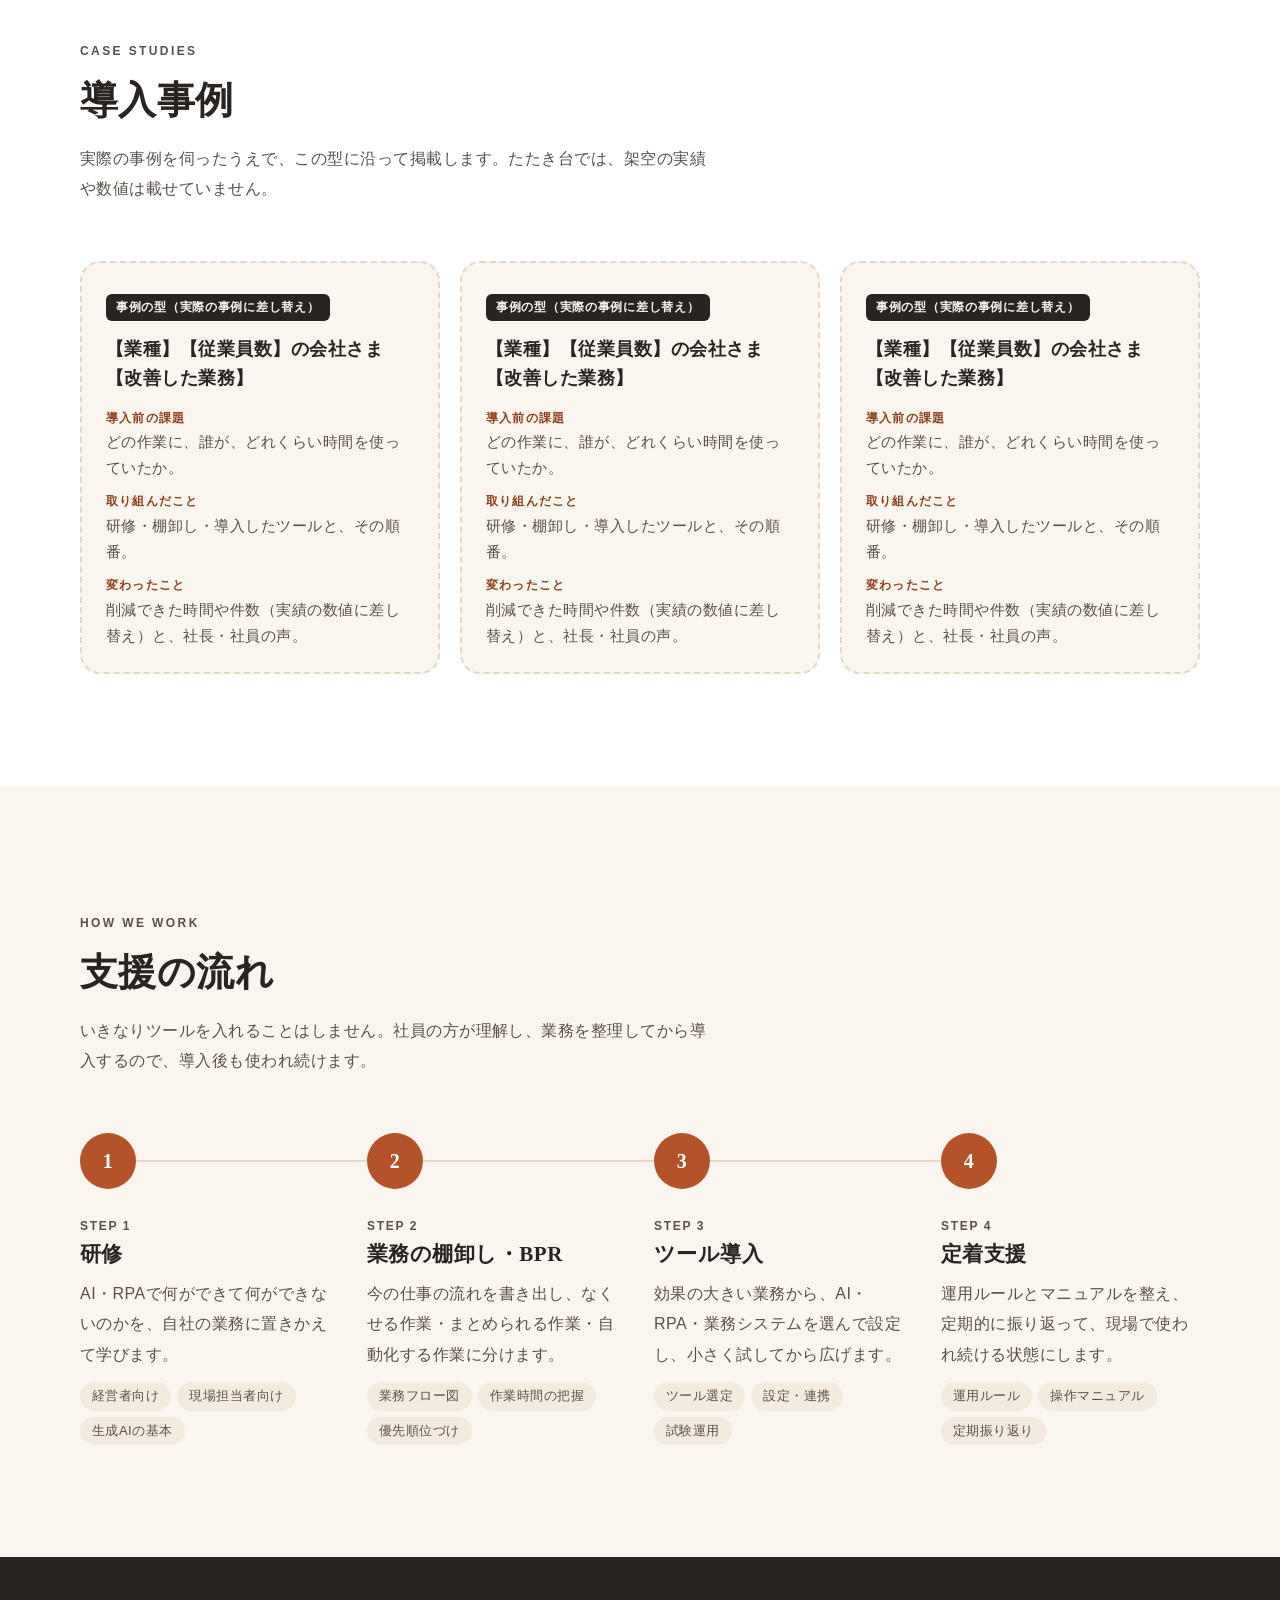
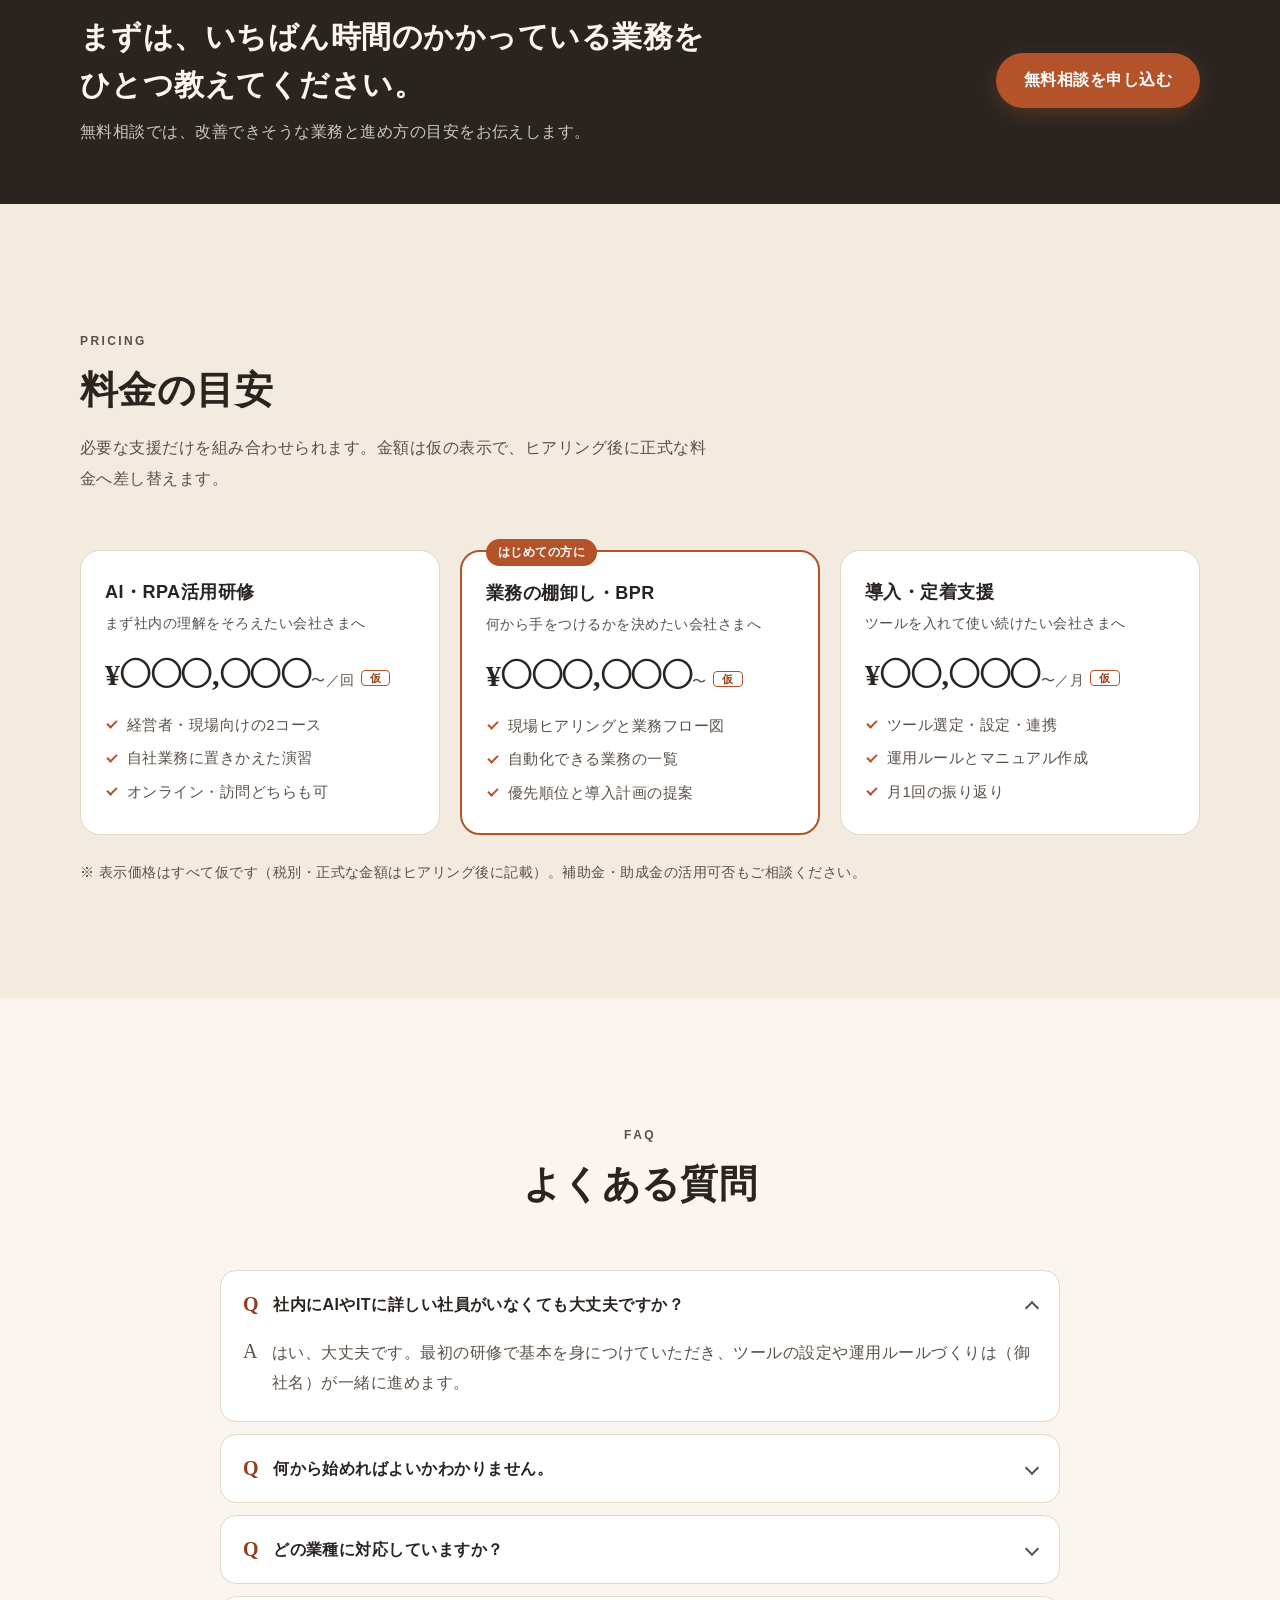
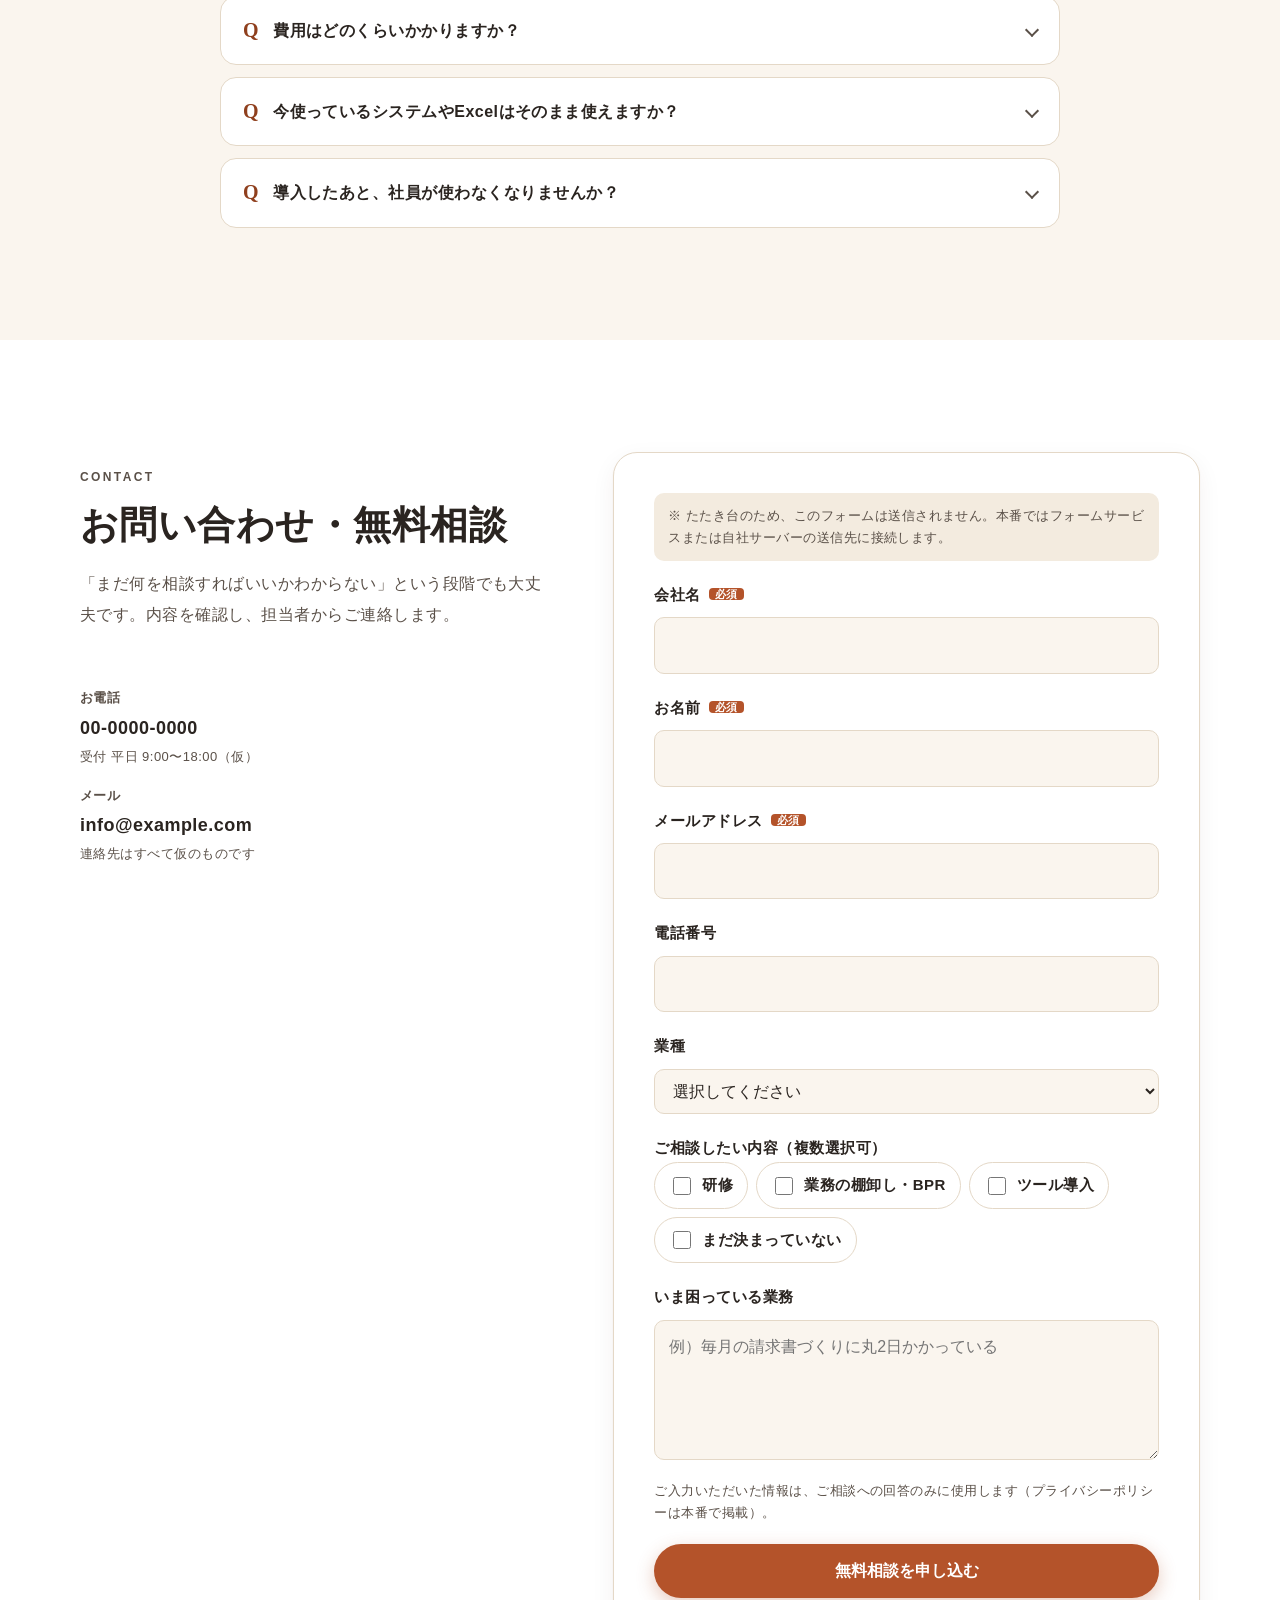
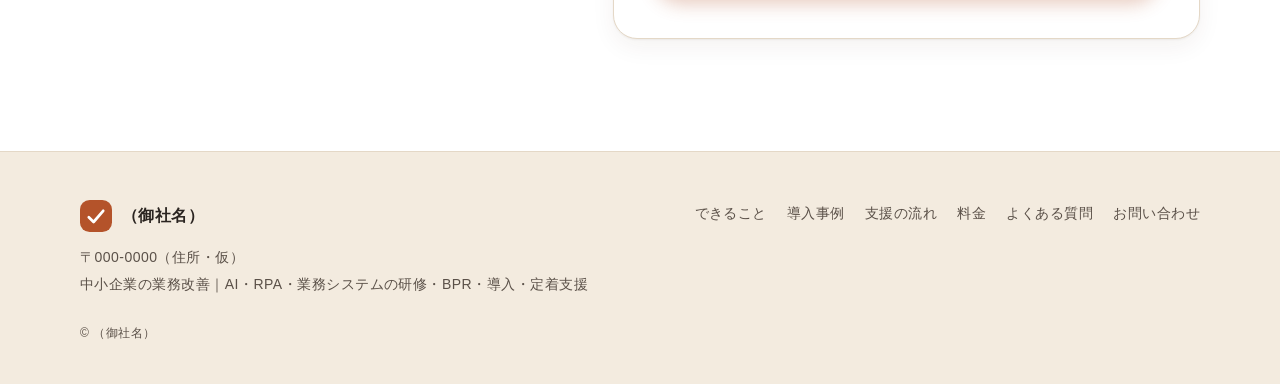
<file: works/lp-ai-gyomu/index.html>
<!doctype html>
<html lang="ja">
<head>
<meta charset="utf-8">
<meta name="viewport" content="width=device-width, initial-scale=1">
<title>AI・RPAで中小企業の業務改善｜研修から導入・定着まで伴走｜（御社名）</title>
<meta name="description" content="（御社名）は、中小企業の業務をAI・RPA・業務システムで改善する会社です。建設業・物流業・バックオフィスを中心に、研修、業務の棚卸し（BPR）、ツール導入、定着支援まで一社ずつ伴走します。まずは無料相談から。">
<!-- 提案用たたき台のため検索エンジンには載せない。本番公開時にこの1行を削除する -->
<meta name="robots" content="noindex, nofollow">
<link rel="canonical" href="https://example.com/">
<meta property="og:type" content="website">
<meta property="og:locale" content="ja_JP">
<meta property="og:site_name" content="（御社名）">
<meta property="og:title" content="AI・RPAで中小企業の業務改善｜（御社名）">
<meta property="og:description" content="どの業務を、どのAI・RPA・システムで楽にできるのか。研修から導入・定着まで伴走します。建設業・物流業・バックオフィスに対応。">
<meta property="og:url" content="https://example.com/">
<!-- og:image は本番で 1200×630 の画像を用意して設定する -->
<meta name="twitter:card" content="summary_large_image">
<meta name="theme-color" content="#faf5ee" media="(prefers-color-scheme: light)">
<meta name="theme-color" content="#1d1915" media="(prefers-color-scheme: dark)">
<meta name="color-scheme" content="light dark">
<link rel="icon" href="data:image/svg+xml,%3Csvg xmlns='http://www.w3.org/2000/svg' viewBox='0 0 32 32'%3E%3Crect width='32' height='32' rx='8' fill='%23b4532a'/%3E%3Cpath d='M9 17l5 5 9-11' stroke='%23fff' stroke-width='3' fill='none' stroke-linecap='round' stroke-linejoin='round'/%3E%3C/svg%3E">

<!--
  ===== 計測タグの設置場所 =====
  GA4 または Googleタグマネージャー（GTM）のタグは、この位置（<head> のできるだけ上）に貼り付けます。
  GTM の場合は <body> 直後にも <noscript> 部分を設置します（下記 BODY 直後のコメント参照）。
  クリック計測：CTA には data-track="cta-hero" などの属性を付けています。
  GTM のクリックトリガーで「Click Element が [data-track] に一致」を条件にすると、属性値ごとにイベントを分けて計測できます。
  このページでは window.dataLayer へ { event: "cta_click", cta: 属性値 } も送っています（ページ末尾のスクリプト）。
-->

<script type="application/ld+json">
{
  "@context": "https://schema.org",
  "@graph": [
    {
      "@type": "Organization",
      "@id": "https://example.com/#organization",
      "name": "（御社名）",
      "url": "https://example.com/",
      "description": "中小企業の業務を、AI・RPA・業務システムで改善する会社。研修、業務の棚卸し（BPR）、ツール導入、定着支援まで伴走する。",
      "email": "info@example.com",
      "telephone": "00-0000-0000",
      "address": {
        "@type": "PostalAddress",
        "addressCountry": "JP",
        "addressRegion": "（都道府県）",
        "addressLocality": "（市区町村）",
        "streetAddress": "（番地・建物名）"
      },
      "areaServed": "JP",
      "knowsAbout": ["業務改善", "BPR", "生成AI", "RPA", "業務システム導入", "DX研修"]
    },
    {
      "@type": "Service",
      "@id": "https://example.com/#service",
      "name": "AI・RPA・業務システムによる中小企業の業務改善支援",
      "serviceType": "業務改善コンサルティング・導入支援",
      "provider": { "@id": "https://example.com/#organization" },
      "areaServed": "JP",
      "audience": { "@type": "BusinessAudience", "audienceType": "中小企業の経営者" },
      "description": "研修、業務の棚卸し・BPR、AI・RPA・業務システムの導入、定着支援を一社ずつ伴走して行う。建設業・物流業・バックオフィス業務に対応。",
      "hasOfferCatalog": {
        "@type": "OfferCatalog",
        "name": "支援メニュー",
        "itemListElement": [
          { "@type": "Offer", "itemOffered": { "@type": "Service", "name": "AI・RPA活用研修" } },
          { "@type": "Offer", "itemOffered": { "@type": "Service", "name": "業務の棚卸し・BPR" } },
          { "@type": "Offer", "itemOffered": { "@type": "Service", "name": "AI・RPA・業務システムの導入" } },
          { "@type": "Offer", "itemOffered": { "@type": "Service", "name": "定着支援" } }
        ]
      }
    },
    {
      "@type": "FAQPage",
      "@id": "https://example.com/#faq",
      "mainEntity": [
        {
          "@type": "Question",
          "name": "社内にAIやITに詳しい社員がいなくても大丈夫ですか？",
          "acceptedAnswer": { "@type": "Answer", "text": "はい、大丈夫です。最初の研修で基本を身につけていただき、ツールの設定や運用ルールづくりは（御社名）が一緒に進めます。" }
        },
        {
          "@type": "Question",
          "name": "何から始めればよいかわかりません。",
          "acceptedAnswer": { "@type": "Answer", "text": "まず無料相談で今の業務の流れを伺い、時間のかかっている作業を一緒に洗い出します。そのうえで、効果が大きく始めやすい業務から順番をご提案します。" }
        },
        {
          "@type": "Question",
          "name": "どの業種に対応していますか？",
          "acceptedAnswer": { "@type": "Answer", "text": "建設業と物流業、そして業種を問わないバックオフィス業務（経理・総務・問い合わせ対応）を中心に支援しています。そのほかの業種もご相談ください。" }
        },
        {
          "@type": "Question",
          "name": "費用はどのくらいかかりますか？",
          "acceptedAnswer": { "@type": "Answer", "text": "研修・業務の棚卸し・ツール導入・定着支援のうち、どこまでお手伝いするかで決まります。無料相談のあと、範囲と金額を明記したお見積りをお出しします。" }
        },
        {
          "@type": "Question",
          "name": "今使っているシステムやExcelはそのまま使えますか？",
          "acceptedAnswer": { "@type": "Answer", "text": "多くの場合はそのまま使えます。今のシステムやExcelを活かし、手入力や転記の部分をRPAやAIでつなぐ方法を優先して検討します。" }
        },
        {
          "@type": "Question",
          "name": "導入したあと、社員が使わなくなりませんか？",
          "acceptedAnswer": { "@type": "Answer", "text": "そうならないよう、導入後も定着支援として運用ルールの整備、操作マニュアルの作成、定期的な振り返りを行います。現場で使われ続ける状態をつくるまでが支援の範囲です。" }
        }
      ]
    }
  ]
}
</script>

<style>
:root {
  --bg: #faf5ee;
  --bg-alt: #f3ebdf;
  --paper: #ffffff;
  --ink: #2a2420;
  --ink-sub: #5a5048;
  --line: #e4d8c7;
  --accent: #b4532a;
  --accent-ink: #ffffff;
  --accent-deep: #8f3f1d;
  --accent-soft: #f6e2d3;
  --warm: #e9d6bd;
  --banner-bg: #2a2420;
  --banner-ink: #f6eee3;
  --shadow: 0 1px 2px rgba(60, 40, 20, .06), 0 8px 24px rgba(60, 40, 20, .06);
  --sans: "Hiragino Sans", "Hiragino Kaku Gothic ProN", "Noto Sans JP", "Yu Gothic", Meiryo, sans-serif;
  --serif: "Hiragino Mincho ProN", "Yu Mincho", "Noto Serif JP", serif;
  --banner-h: 44px;
}
@media (prefers-color-scheme: dark) {
  :root {
    --bg: #1d1915;
    --bg-alt: #25201b;
    --paper: #2b251f;
    --ink: #f2eadf;
    --ink-sub: #c9bcad;
    --line: #42382f;
    --accent: #e8915f;
    --accent-ink: #1d1915;
    --accent-deep: #f2ae84;
    --accent-soft: #3a2a20;
    --warm: #4a3c2f;
    --banner-bg: #e9d6bd;
    --banner-ink: #1d1915;
    --shadow: 0 1px 2px rgba(0, 0, 0, .3), 0 8px 24px rgba(0, 0, 0, .25);
  }
}
*, *::before, *::after { box-sizing: border-box; }
html { scroll-behavior: smooth; -webkit-text-size-adjust: 100%; scroll-padding-top: calc(var(--banner-h) + 72px); }
@media (prefers-reduced-motion: reduce) { html { scroll-behavior: auto; } }
body { margin: 0; padding-top: var(--banner-h); background: var(--bg); color: var(--ink); font-family: var(--sans); font-size: 16px; line-height: 1.9; letter-spacing: .03em; font-feature-settings: "palt" 1; }
h1, h2, h3, p, dl, dd, figure { margin: 0; }
ul, ol { margin: 0; padding: 0; list-style: none; }
svg { display: block; max-width: 100%; }
a { color: var(--accent-deep); text-underline-offset: 3px; }
:focus-visible { outline: 3px solid var(--accent); outline-offset: 3px; border-radius: 4px; }
.wrap { width: min(1120px, 100% - 32px); margin-inline: auto; }
.skip { position: absolute; left: -999px; top: 0; z-index: 200; background: var(--ink); color: var(--bg); padding: 8px 12px; }
.skip:focus { left: 8px; top: calc(var(--banner-h) + 8px); }

/* 提案用バナー */
.draft { position: fixed; inset: 0 0 auto 0; z-index: 100; min-height: var(--banner-h); display: flex; align-items: center; justify-content: center; padding: 6px 16px; background: var(--banner-bg); color: var(--banner-ink); font-size: 13px; line-height: 1.5; text-align: center; letter-spacing: .02em; }
.draft b { display: inline-block; margin-right: 8px; padding: 1px 8px; border-radius: 4px; background: var(--accent); color: var(--accent-ink); font-size: 11px; letter-spacing: .1em; }
@media (max-width: 560px) { :root { --banner-h: 58px; } .draft { font-size: 12px; } }

/* header */
.hd { position: sticky; top: var(--banner-h); z-index: 50; background: color-mix(in srgb, var(--bg) 88%, transparent); backdrop-filter: blur(10px); -webkit-backdrop-filter: blur(10px); border-bottom: 1px solid transparent; }
.hd.is-scrolled { border-bottom-color: var(--line); }
.hd__in { display: flex; align-items: center; justify-content: space-between; gap: 16px; height: 64px; }
.brand { display: flex; align-items: center; gap: 10px; color: var(--ink); text-decoration: none; font-weight: 700; font-size: 16px; line-height: 1.3; }
.brand small { display: block; font-size: 10px; font-weight: 600; letter-spacing: .12em; color: var(--ink-sub); }
.brand svg { width: 32px; height: 32px; flex: none; }
.hd__nav { display: none; gap: 24px; font-size: 14px; }
.hd__nav a { color: var(--ink-sub); text-decoration: none; }
.hd__nav a:hover { color: var(--ink); }
@media (min-width: 960px) { .hd__nav { display: flex; } }

/* buttons */
.btn { display: inline-flex; align-items: center; justify-content: center; gap: 10px; min-height: 52px; padding: 12px 28px; border-radius: 999px; border: 0; font: inherit; font-weight: 700; font-size: 16px; text-decoration: none; cursor: pointer; transition: transform .15s ease, background-color .15s ease; }
.btn--primary { background: var(--accent); color: var(--accent-ink); box-shadow: 0 6px 18px color-mix(in srgb, var(--accent) 30%, transparent); }
.btn--primary:hover { background: var(--accent-deep); }
@media (prefers-color-scheme: dark) { .btn--primary:hover { background: var(--accent-deep); color: var(--accent-ink); } }
.btn--ghost { background: transparent; color: var(--ink); border: 1.5px solid var(--line); }
.btn--ghost:hover { border-color: var(--ink-sub); }
.btn--sm { min-height: 40px; padding: 8px 18px; font-size: 14px; }
.btn svg { width: 18px; height: 18px; }
.btn:active { transform: translateY(1px); }

/* hero */
.hero { padding: 40px 0 64px; overflow: hidden; }
.hero__grid { display: grid; gap: 40px; align-items: center; }
.hero__kicker { display: inline-flex; align-items: center; gap: 8px; font-size: 14px; font-weight: 700; color: var(--accent-deep); letter-spacing: .08em; }
.hero__kicker::before { content: ""; width: 24px; height: 2px; background: currentColor; }
.hero h1 { margin-top: 16px; font-family: var(--serif); font-weight: 600; font-size: clamp(26px, 7.4vw, 46px); line-height: 1.55; letter-spacing: .02em; }
.hero h1 .ln { display: block; }
.hero h1 em { font-style: normal; background: linear-gradient(transparent 64%, var(--warm) 64%); }
.hero__lead { margin-top: 20px; max-width: 32em; color: var(--ink-sub); font-size: 17px; }
.hero__cta { display: flex; flex-wrap: wrap; align-items: center; gap: 12px 20px; margin-top: 32px; }
.hero__cta small { font-size: 13px; color: var(--ink-sub); }
.hero__tags { display: flex; flex-wrap: wrap; gap: 8px; margin-top: 28px; }
.hero__tags li { padding: 4px 14px; border-radius: 999px; background: var(--paper); border: 1px solid var(--line); font-size: 13px; font-weight: 600; color: var(--ink-sub); }
.hero__art { width: 100%; max-width: 520px; justify-self: center; }
@media (min-width: 960px) {
  .hero { padding: 72px 0 112px; }
  .hero__grid { grid-template-columns: 1.1fr 1fr; gap: 56px; }
}

/* section common */
.sec { padding: 72px 0; }
.sec--alt { background: var(--bg-alt); }
.sec--paper { background: var(--paper); }
.head { margin-bottom: 40px; max-width: 40em; }
.head__en { font-size: 12px; font-weight: 700; letter-spacing: .2em; color: var(--accent-deep); text-transform: uppercase; }
.head h2 { margin-top: 8px; font-family: var(--serif); font-weight: 600; font-size: clamp(25px, 6vw, 38px); line-height: 1.55; }
.head p { margin-top: 14px; color: var(--ink-sub); }
.head--center { margin-inline: auto; text-align: center; }
@media (min-width: 960px) { .sec { padding: 112px 0; } .head { margin-bottom: 56px; } }

/* pains */
.pains { display: grid; gap: 14px; }
.pain { position: relative; display: flex; gap: 14px; align-items: flex-start; padding: 20px 22px; background: var(--paper); border: 1px solid var(--line); border-radius: 16px; }
.pain svg { flex: none; width: 26px; height: 26px; margin-top: 2px; color: var(--accent); }
.pain p { font-weight: 600; line-height: 1.75; }
.pain p span { display: block; margin-top: 4px; font-weight: 400; font-size: 15px; color: var(--ink-sub); }
.pains__answer { margin-top: 40px; padding: 28px 24px; border-radius: 20px; background: var(--accent-soft); text-align: center; font-family: var(--serif); font-size: clamp(19px, 4.6vw, 24px); font-weight: 600; line-height: 1.7; }
@media (min-width: 720px) { .pains { grid-template-columns: 1fr 1fr; gap: 16px; } }

/* industries */
.inds { display: grid; gap: 20px; }
.ind { display: flex; flex-direction: column; background: var(--paper); border: 1px solid var(--line); border-radius: 24px; padding: 28px 24px; box-shadow: var(--shadow); }
.ind__icon { width: 56px; height: 56px; border-radius: 16px; display: grid; place-items: center; background: var(--accent-soft); color: var(--accent-deep); }
.ind__icon svg { width: 30px; height: 30px; }
.ind h3 { margin-top: 18px; font-family: var(--serif); font-size: 23px; font-weight: 600; line-height: 1.5; }
.ind__sub { margin-top: 4px; font-size: 15px; color: var(--ink-sub); }
.ind ol { margin-top: 20px; display: grid; gap: 0; counter-reset: ex; border-top: 1px solid var(--line); }
.ind li { counter-increment: ex; display: grid; grid-template-columns: auto 1fr; gap: 4px 14px; padding: 16px 0; border-bottom: 1px solid var(--line); }
.ind li::before { content: counter(ex, decimal-leading-zero); grid-row: span 2; font-family: var(--serif); font-size: 15px; color: var(--accent-deep); line-height: 1.9; }
.ind li b { font-size: 16px; }
.ind li span { font-size: 15px; color: var(--ink-sub); line-height: 1.75; }
.ind li .tool { display: inline-block; margin-top: 6px; font-size: 12px; font-weight: 700; color: var(--ink-sub); }
.ind__link { margin-top: auto; padding-top: 22px; display: inline-flex; align-items: center; gap: 6px; font-weight: 700; text-decoration: none; }
.ind__link:hover { text-decoration: underline; }
.ind__link svg { width: 16px; height: 16px; }
.inds__note { margin-top: 20px; font-size: 14px; color: var(--ink-sub); }
@media (min-width: 960px) { .inds { grid-template-columns: repeat(3, 1fr); gap: 24px; } }

/* case templates */
.cases { display: grid; gap: 20px; }
.case { position: relative; padding: 28px 24px 24px; border: 2px dashed var(--line); border-radius: 20px; background: var(--bg); }
.case__label { display: inline-block; padding: 2px 10px; border-radius: 6px; background: var(--ink); color: var(--bg); font-size: 12px; font-weight: 700; letter-spacing: .06em; }
.case h3 { margin-top: 14px; font-size: 18px; line-height: 1.6; }
.case dl { margin-top: 14px; display: grid; gap: 10px; }
.case dt { font-size: 12px; font-weight: 700; letter-spacing: .1em; color: var(--accent-deep); }
.case dd { font-size: 15px; color: var(--ink-sub); line-height: 1.7; }
@media (min-width: 960px) { .cases { grid-template-columns: repeat(3, 1fr); } }

/* flow */
.flow { display: grid; gap: 0; position: relative; }
.step { position: relative; display: grid; grid-template-columns: 56px 1fr; gap: 18px; padding-bottom: 36px; }
.step:last-child { padding-bottom: 0; }
.step::before { content: ""; position: absolute; left: 27px; top: 56px; bottom: 0; width: 2px; background: var(--line); }
.step:last-child::before { display: none; }
.step__no { width: 56px; height: 56px; border-radius: 50%; display: grid; place-items: center; background: var(--accent); color: var(--accent-ink); font-family: var(--serif); font-size: 20px; font-weight: 600; }
.step__en { font-size: 12px; font-weight: 700; letter-spacing: .14em; color: var(--accent-deep); }
.step h3 { font-family: var(--serif); font-size: 21px; font-weight: 600; line-height: 1.5; margin-top: 2px; }
.step p { margin-top: 8px; color: var(--ink-sub); }
.step ul { margin-top: 12px; display: flex; flex-wrap: wrap; gap: 6px; }
.step li { padding: 2px 12px; border-radius: 999px; background: var(--bg-alt); font-size: 13px; color: var(--ink-sub); }
.sec--paper .step li { background: var(--bg); }
@media (min-width: 960px) {
  .flow { grid-template-columns: repeat(4, 1fr); gap: 28px; }
  .step { grid-template-columns: 1fr; padding-bottom: 0; }
  .step::before { left: 56px; right: -28px; top: 27px; bottom: auto; width: auto; height: 2px; }
}

/* pricing */
.prices { display: grid; gap: 20px; }
.price { position: relative; display: flex; flex-direction: column; padding: 28px 24px; background: var(--paper); border: 1px solid var(--line); border-radius: 20px; }
.price--main { border: 2px solid var(--accent); }
.price__badge { position: absolute; top: -13px; left: 24px; padding: 2px 12px; border-radius: 999px; background: var(--accent); color: var(--accent-ink); font-size: 12px; font-weight: 700; }
.price h3 { font-size: 18px; line-height: 1.5; }
.price__for { margin-top: 4px; font-size: 14px; color: var(--ink-sub); }
.price__amount { margin-top: 18px; font-family: var(--serif); font-size: 30px; font-weight: 600; line-height: 1.3; }
.price__amount small { font-family: var(--sans); font-size: 14px; font-weight: 400; color: var(--ink-sub); }
.ph { display: inline-block; margin-left: 6px; padding: 0 8px; border-radius: 4px; border: 1px solid var(--accent); color: var(--accent-deep); font-family: var(--sans); font-size: 11px; font-weight: 700; vertical-align: middle; letter-spacing: .06em; }
.price ul { margin-top: 18px; display: grid; gap: 8px; }
.price li { position: relative; padding-left: 22px; font-size: 15px; color: var(--ink-sub); line-height: 1.7; }
.price li::before { content: ""; position: absolute; left: 2px; top: .55em; width: 10px; height: 6px; border-left: 2px solid var(--accent); border-bottom: 2px solid var(--accent); transform: rotate(-45deg); }
.prices__note { margin-top: 24px; font-size: 14px; color: var(--ink-sub); }
@media (min-width: 960px) { .prices { grid-template-columns: repeat(3, 1fr); } }

/* faq */
.faq { display: grid; gap: 12px; max-width: 840px; margin-inline: auto; }
.qa { background: var(--paper); border: 1px solid var(--line); border-radius: 16px; }
.qa summary { list-style: none; cursor: pointer; display: grid; grid-template-columns: auto 1fr auto; gap: 14px; align-items: start; padding: 20px 22px; font-weight: 700; line-height: 1.7; }
.qa summary::-webkit-details-marker { display: none; }
.qa summary::before { content: "Q"; font-family: var(--serif); font-size: 20px; line-height: 1.3; color: var(--accent-deep); }
.qa summary::after { content: ""; width: 10px; height: 10px; margin-top: 8px; border-right: 2px solid var(--ink-sub); border-bottom: 2px solid var(--ink-sub); transform: rotate(45deg); transition: transform .2s ease; }
.qa[open] summary::after { transform: rotate(-135deg); margin-top: 12px; }
.qa__a { display: grid; grid-template-columns: auto 1fr; gap: 14px; padding: 0 22px 22px; color: var(--ink-sub); }
.qa__a::before { content: "A"; font-family: var(--serif); font-size: 20px; line-height: 1.3; color: var(--ink-sub); }
.qa h3 { font-size: inherit; font-weight: inherit; display: inline; }

/* mid CTA */
.band { padding: 56px 0; background: var(--ink); color: var(--bg); }
.band__in { display: grid; gap: 20px; align-items: center; }
.band h2 { font-family: var(--serif); font-size: clamp(22px, 5vw, 30px); font-weight: 600; line-height: 1.6; }
.band p { margin-top: 8px; color: color-mix(in srgb, var(--bg) 78%, var(--ink)); }
@media (min-width: 960px) { .band__in { grid-template-columns: 1fr auto; gap: 40px; } }
@media (prefers-color-scheme: dark) { .band { background: var(--bg-alt); color: var(--ink); border-block: 1px solid var(--line); } .band p { color: var(--ink-sub); } }

/* contact */
.contact__grid { display: grid; gap: 40px; }
.contact__info dl { margin-top: 24px; display: grid; gap: 14px; }
.contact__info dt { font-size: 13px; font-weight: 700; color: var(--ink-sub); }
.contact__info dd { font-size: 18px; font-weight: 700; }
.contact__info dd small { display: block; font-size: 13px; font-weight: 400; color: var(--ink-sub); }
.form { display: grid; gap: 20px; padding: 28px 22px; background: var(--paper); border: 1px solid var(--line); border-radius: 24px; box-shadow: var(--shadow); }
.field { display: grid; gap: 8px; }
.field label, .field legend { font-size: 15px; font-weight: 700; padding: 0; }
.req { margin-left: 8px; padding: 0 6px; border-radius: 4px; background: var(--accent); color: var(--accent-ink); font-size: 11px; vertical-align: 2px; }
.field input, .field select, .field textarea { width: 100%; padding: 12px 14px; font: inherit; font-size: 16px; color: var(--ink); background: var(--bg); border: 1.5px solid var(--line); border-radius: 10px; }
.field textarea { min-height: 140px; resize: vertical; line-height: 1.7; }
.field input:focus, .field select:focus, .field textarea:focus { outline: none; border-color: var(--accent); box-shadow: 0 0 0 3px color-mix(in srgb, var(--accent) 25%, transparent); }
fieldset.field { border: 0; margin: 0; padding: 0; }
.checks { display: flex; flex-wrap: wrap; gap: 8px; }
.checks label { display: inline-flex; align-items: center; gap: 8px; padding: 8px 14px; border: 1.5px solid var(--line); border-radius: 999px; font-size: 15px; font-weight: 600; cursor: pointer; }
.checks input { width: 18px; height: 18px; accent-color: var(--accent); }
.checks label:has(input:checked) { border-color: var(--accent); background: var(--accent-soft); }
.form__note { font-size: 13px; color: var(--ink-sub); line-height: 1.7; }
.form__draft { padding: 12px 14px; border-radius: 10px; background: var(--bg-alt); font-size: 13px; color: var(--ink-sub); line-height: 1.7; }
.form__done { display: none; padding: 14px; border-radius: 10px; background: var(--accent-soft); font-weight: 700; }
.form.is-done .form__done { display: block; }
@media (min-width: 960px) { .contact__grid { grid-template-columns: 1fr 1.25fr; gap: 64px; } .form { padding: 40px; } }

/* footer */
.ft { padding: 48px 0 calc(40px + env(safe-area-inset-bottom)); background: var(--bg-alt); border-top: 1px solid var(--line); font-size: 14px; color: var(--ink-sub); }
.ft__grid { display: grid; gap: 24px; }
.ft__nav { display: flex; flex-wrap: wrap; gap: 8px 20px; }
.ft__nav a { color: var(--ink-sub); text-decoration: none; }
.ft__nav a:hover { color: var(--ink); text-decoration: underline; }
.ft__copy { margin-top: 24px; font-size: 12px; }
@media (min-width: 960px) { .ft__grid { grid-template-columns: 1fr auto; align-items: start; } }

/* mobile fixed CTA */
.fab { position: fixed; left: 16px; right: 16px; bottom: calc(12px + env(safe-area-inset-bottom)); z-index: 60; transform: translateY(140%); transition: transform .25s ease; }
.fab.is-shown { transform: none; }
.fab .btn { width: 100%; }
@media (min-width: 960px) { .fab { display: none; } }

/* toast */
.toast { position: fixed; left: 50%; bottom: 88px; z-index: 120; transform: translate(-50%, 20px); opacity: 0; pointer-events: none; max-width: calc(100% - 32px); padding: 12px 18px; border-radius: 12px; background: var(--ink); color: var(--bg); font-size: 14px; transition: opacity .2s ease, transform .2s ease; }
.toast.is-shown { opacity: 1; transform: translate(-50%, 0); }
</style>
</head>
<body>
<!--
  GTM を使う場合、<body> 開始直後にここへ GTM の <noscript><iframe ...></iframe></noscript> を貼り付けます。
-->
<a class="skip" href="#main">本文へ移動</a>

<p class="draft" role="note"><span><b>DRAFT</b>提案用のたたき台です（株式会社VILLION 作成）。文章・数値はヒアリング後に差し替えます。</span></p>

<header class="hd" id="hd">
  <div class="wrap hd__in">
    <a class="brand" href="#top" aria-label="（御社名） トップへ">
      <svg viewBox="0 0 40 40" aria-hidden="true"><rect width="40" height="40" rx="12" fill="#b4532a"/><path d="M11 21.5l6 6 12-14" stroke="#fff" stroke-width="3.4" fill="none" stroke-linecap="round" stroke-linejoin="round"/></svg>
      <span><small>BUSINESS IMPROVEMENT</small>（御社名）</span>
    </a>
    <nav class="hd__nav" aria-label="ページ内メニュー">
      <a href="#solutions">できること</a>
      <a href="#flow">支援の流れ</a>
      <a href="#price">料金</a>
      <a href="#faq">よくある質問</a>
    </nav>
    <a class="btn btn--primary btn--sm" href="#contact" data-track="cta-header">無料相談</a>
  </div>
</header>

<main id="main">

  <!-- ===== HERO ===== -->
  <section class="hero" id="top" aria-labelledby="hero-title">
    <div class="wrap hero__grid">
      <div>
        <p class="hero__kicker">中小企業の業務改善 × AI・RPA・システム</p>
        <h1 id="hero-title"><span class="ln">毎日の<em>手作業</em>を、</span><span class="ln">AIとRPAに任せて、</span><span class="ln">本業の時間を取り戻す。</span></h1>
        <p class="hero__lead">どの業務を、どのAI・RPA・システムで楽にできるのか。（御社名）は現場の仕事の流れを一緒に整理するところから始め、研修・導入・定着まで一社ずつ伴走します。</p>
        <div class="hero__cta">
          <a class="btn btn--primary" href="#contact" data-track="cta-hero">
            無料相談を申し込む
            <svg viewBox="0 0 20 20" aria-hidden="true"><path d="M4 10h11M11 5l5 5-5 5" stroke="currentColor" stroke-width="2" fill="none" stroke-linecap="round" stroke-linejoin="round"/></svg>
          </a>
          <small>オンライン相談可・ご相談だけでも大丈夫です</small>
        </div>
        <ul class="hero__tags" aria-label="対応分野">
          <li>建設業</li><li>物流業</li><li>バックオフィス</li><li>研修</li><li>BPR</li><li>導入・定着支援</li>
        </ul>
      </div>

      <!-- 図版：散らばった紙の作業が、一本の流れに整っていく様子 -->
      <svg class="hero__art" viewBox="0 0 520 440" role="img" aria-label="散らばった紙の作業が、AIとRPAで一本の流れに整っていくイメージ図">
        <defs>
          <linearGradient id="hg" x1="0" y1="0" x2="1" y2="1"><stop offset="0" stop-color="#f3dcc6"/><stop offset="1" stop-color="#ead2b8"/></linearGradient>
        </defs>
        <path d="M262 18c128 4 236 86 238 204S392 428 254 424 18 352 22 216 134 14 262 18Z" fill="url(#hg)" opacity=".85"/>
        <!-- 左：散らばった書類 -->
        <g transform="rotate(-12 110 170)"><rect x="62" y="120" width="96" height="120" rx="8" fill="#fffaf3" stroke="#d9c3a8" stroke-width="2"/><path d="M78 148h62M78 166h50M78 184h58M78 202h40" stroke="#c9b293" stroke-width="5" stroke-linecap="round"/></g>
        <g transform="rotate(9 140 270)"><rect x="96" y="214" width="96" height="120" rx="8" fill="#fffaf3" stroke="#d9c3a8" stroke-width="2"/><path d="M112 242h62M112 260h44M112 278h56" stroke="#c9b293" stroke-width="5" stroke-linecap="round"/><rect x="112" y="296" width="30" height="20" rx="3" fill="#e7b998"/></g>
        <g transform="rotate(-4 70 300)"><rect x="40" y="262" width="70" height="88" rx="7" fill="#fffaf3" stroke="#d9c3a8" stroke-width="2"/><path d="M52 284h44M52 300h32M52 316h40" stroke="#c9b293" stroke-width="4" stroke-linecap="round"/></g>
        <!-- 中央：処理のハブ -->
        <path d="M200 230 C 240 230, 240 230, 266 230" stroke="#b4532a" stroke-width="3" stroke-dasharray="6 7" fill="none"/>
        <circle cx="300" cy="230" r="44" fill="#b4532a"/>
        <circle cx="300" cy="230" r="58" fill="none" stroke="#b4532a" stroke-opacity=".25" stroke-width="10"/>
        <path d="M282 232l12 12 24-28" stroke="#fff" stroke-width="7" fill="none" stroke-linecap="round" stroke-linejoin="round"/>
        <!-- 右：整った流れ -->
        <path d="M358 230 C 380 230, 380 140, 404 140M358 230h46M358 230 C 380 230, 380 320, 404 320" stroke="#8f3f1d" stroke-width="3" fill="none" stroke-linecap="round"/>
        <g fill="#fffaf3" stroke="#d9c3a8" stroke-width="2">
          <rect x="404" y="116" width="88" height="48" rx="10"/>
          <rect x="404" y="206" width="88" height="48" rx="10"/>
          <rect x="404" y="296" width="88" height="48" rx="10"/>
        </g>
        <g stroke-linecap="round" stroke-width="5">
          <path d="M420 134h40" stroke="#c9b293"/><path d="M420 148h24" stroke="#e7b998"/>
          <path d="M420 224h46" stroke="#c9b293"/><path d="M420 238h30" stroke="#e7b998"/>
          <path d="M420 314h36" stroke="#c9b293"/><path d="M420 328h22" stroke="#e7b998"/>
        </g>
        <g fill="#b4532a"><circle cx="478" cy="141" r="6"/><circle cx="478" cy="231" r="6"/><circle cx="478" cy="321" r="6"/></g>
        <!-- 時計：取り戻した時間 -->
        <g transform="translate(300 86)"><circle r="30" fill="#fffaf3" stroke="#8f3f1d" stroke-width="3"/><path d="M0-17v17l11 8" stroke="#8f3f1d" stroke-width="4" fill="none" stroke-linecap="round" stroke-linejoin="round"/></g>
      </svg>
    </div>
  </section>

  <!-- ===== PAINS ===== -->
  <section class="sec sec--alt" id="pains" aria-labelledby="pains-title">
    <div class="wrap">
      <div class="head">
        <p class="head__en">Concerns</p>
        <h2 id="pains-title">こんなお悩みありませんか</h2>
        <p>中小企業の経営者の方から、よく伺うお悩みです。ひとつでも当てはまれば、改善できる余地があります。</p>
      </div>
      <ul class="pains">
        <li class="pain">
          <svg viewBox="0 0 24 24" aria-hidden="true"><circle cx="12" cy="12" r="10" fill="none" stroke="currentColor" stroke-width="2"/><path d="M12 6v6l4 3" stroke="currentColor" stroke-width="2" fill="none" stroke-linecap="round"/></svg>
          <p>社長自身が、夜や休日に事務作業をしている<span>見積り・請求・書類づくりに追われ、営業や経営を考える時間がない。</span></p>
        </li>
        <li class="pain">
          <svg viewBox="0 0 24 24" aria-hidden="true"><rect x="4" y="3" width="16" height="18" rx="2" fill="none" stroke="currentColor" stroke-width="2"/><path d="M8 8h8M8 12h8M8 16h5" stroke="currentColor" stroke-width="2" stroke-linecap="round"/></svg>
          <p>同じ内容を、紙・Excel・システムに何度も入力している<span>転記のたびに時間がかかり、入力ミスの確認にも手間がかかる。</span></p>
        </li>
        <li class="pain">
          <svg viewBox="0 0 24 24" aria-hidden="true"><circle cx="9" cy="8" r="3.5" fill="none" stroke="currentColor" stroke-width="2"/><path d="M3 20c0-3.5 2.7-6 6-6s6 2.5 6 6" fill="none" stroke="currentColor" stroke-width="2" stroke-linecap="round"/><path d="M17 8l4 4M21 8l-4 4" stroke="currentColor" stroke-width="2" stroke-linecap="round"/></svg>
          <p>人を採用できず、今いる社員に仕事が集中している<span>求人を出しても応募がなく、ベテランが辞めたら回らない業務がある。</span></p>
        </li>
        <li class="pain">
          <svg viewBox="0 0 24 24" aria-hidden="true"><path d="M12 3l9 16H3z" fill="none" stroke="currentColor" stroke-width="2" stroke-linejoin="round"/><path d="M12 10v4M12 17v.5" stroke="currentColor" stroke-width="2" stroke-linecap="round"/></svg>
          <p>AIが話題だが、自社で何に使えるのかがわからない<span>ツールを契約してみたものの、結局だれも使っていない。</span></p>
        </li>
      </ul>
      <p class="pains__answer">その「手作業」と「属人化」、<br>仕組みで減らせます。</p>
    </div>
  </section>

  <!-- ===== SOLUTIONS ===== -->
  <section class="sec" id="solutions" aria-labelledby="solutions-title">
    <div class="wrap">
      <div class="head">
        <p class="head__en">What we automate</p>
        <h2 id="solutions-title">AI・RPA・システムで、<br>どの業務が楽になるのか</h2>
        <p>業種ごとに、時間がかかりやすく自動化しやすい業務の代表例です。実際には、御社の業務の流れを伺ってから最適な組み合わせを決めます。</p>
      </div>
      <div class="inds">
        <article class="ind" aria-labelledby="ind-construction">
          <div class="ind__icon" aria-hidden="true"><svg viewBox="0 0 32 32"><path d="M5 26h22M8 26V14l8-6 8 6v12" fill="none" stroke="currentColor" stroke-width="2.4" stroke-linejoin="round"/><path d="M13 26v-7h6v7" fill="none" stroke="currentColor" stroke-width="2.4" stroke-linejoin="round"/></svg></div>
          <h3 id="ind-construction">建設業</h3>
          <p class="ind__sub">現場と事務所の行き来を減らし、書類づくりを短く。</p>
          <ol>
            <li><b>日報</b><span>スマホで音声入力した内容をAIが日報の形に整え、事務所へ自動で共有します。<br><span class="tool">生成AI ／ 業務アプリ</span></span></li>
            <li><b>写真台帳</b><span>現場写真を撮影日・工種ごとに自動で振り分け、台帳の様式に並べます。<br><span class="tool">クラウドストレージ ／ RPA</span></span></li>
            <li><b>工程表</b><span>工程の変更を一か所で直すと、関係者の予定と共有表に反映されます。<br><span class="tool">工程管理システム ／ 連携ツール</span></span></li>
          </ol>
          <a class="ind__link" href="#solutions" data-track="industry-construction" data-planned="建設業向けLP">詳しく見る（業種別LP）<svg viewBox="0 0 16 16" aria-hidden="true"><path d="M3 8h9M8 4l4 4-4 4" stroke="currentColor" stroke-width="1.8" fill="none" stroke-linecap="round" stroke-linejoin="round"/></svg></a>
        </article>

        <article class="ind" aria-labelledby="ind-logistics">
          <div class="ind__icon" aria-hidden="true"><svg viewBox="0 0 32 32"><path d="M3 9h15v13H3zM18 13h6l5 5v4H18z" fill="none" stroke="currentColor" stroke-width="2.4" stroke-linejoin="round"/><circle cx="9" cy="24" r="2.6" fill="var(--accent-soft)" stroke="currentColor" stroke-width="2.2"/><circle cx="23" cy="24" r="2.6" fill="var(--accent-soft)" stroke="currentColor" stroke-width="2.2"/></svg></div>
          <h3 id="ind-logistics">物流業</h3>
          <p class="ind__sub">受注から請求までの転記をなくし、配車を見える化。</p>
          <ol>
            <li><b>受注取り込み</b><span>FAX・メール・PDFで届く注文をAIが読み取り、受注データとして登録します。<br><span class="tool">AI-OCR ／ RPA</span></span></li>
            <li><b>配車表</b><span>受注データから配車表のたたき台をつくり、変更もドライバーへすぐ伝わります。<br><span class="tool">配車管理システム ／ 業務アプリ</span></span></li>
            <li><b>請求</b><span>運行実績から請求書を自動で作成し、締め日の集計作業を減らします。<br><span class="tool">RPA ／ 会計ソフト連携</span></span></li>
          </ol>
          <a class="ind__link" href="#solutions" data-track="industry-logistics" data-planned="物流業向けLP">詳しく見る（業種別LP）<svg viewBox="0 0 16 16" aria-hidden="true"><path d="M3 8h9M8 4l4 4-4 4" stroke="currentColor" stroke-width="1.8" fill="none" stroke-linecap="round" stroke-linejoin="round"/></svg></a>
        </article>

        <article class="ind" aria-labelledby="ind-backoffice">
          <div class="ind__icon" aria-hidden="true"><svg viewBox="0 0 32 32"><rect x="5" y="6" width="22" height="16" rx="2.5" fill="none" stroke="currentColor" stroke-width="2.4"/><path d="M12 27h8M16 22v5M10 12h12M10 16h8" stroke="currentColor" stroke-width="2.4" stroke-linecap="round"/></svg></div>
          <h3 id="ind-backoffice">バックオフィス</h3>
          <p class="ind__sub">業種を問わず、経理・総務・窓口の定型作業を軽く。</p>
          <ol>
            <li><b>請求書処理</b><span>受け取った請求書をAIが読み取り、仕訳の候補と支払予定を自動で用意します。<br><span class="tool">AI-OCR ／ 会計ソフト</span></span></li>
            <li><b>経費精算</b><span>領収書を撮影するだけで申請でき、承認から会計への反映までつながります。<br><span class="tool">経費精算システム</span></span></li>
            <li><b>問い合わせ一次対応</b><span>よくある質問にはAIが一次回答し、担当者が必要なものだけを引き継ぎます。<br><span class="tool">生成AIチャット ／ 社内FAQ</span></span></li>
          </ol>
          <a class="ind__link" href="#solutions" data-track="industry-backoffice" data-planned="バックオフィス向けLP">詳しく見る（業種別LP）<svg viewBox="0 0 16 16" aria-hidden="true"><path d="M3 8h9M8 4l4 4-4 4" stroke="currentColor" stroke-width="1.8" fill="none" stroke-linecap="round" stroke-linejoin="round"/></svg></a>
        </article>
      </div>
      <p class="inds__note">※ 業種別LP（建設業・物流業・バックオフィス）は、このページに続けて制作する想定です。たたき台ではリンク先を用意していません。</p>
    </div>
  </section>

  <!-- ===== CASES (TEMPLATE) ===== -->
  <section class="sec sec--paper" id="cases" aria-labelledby="cases-title">
    <div class="wrap">
      <div class="head">
        <p class="head__en">Case studies</p>
        <h2 id="cases-title">導入事例</h2>
        <p>実際の事例を伺ったうえで、この型に沿って掲載します。たたき台では、架空の実績や数値は載せていません。</p>
      </div>
      <div class="cases">
        <article class="case">
          <span class="case__label">事例の型（実際の事例に差し替え）</span>
          <h3>【業種】【従業員数】の会社さま<br>【改善した業務】</h3>
          <dl>
            <div><dt>導入前の課題</dt><dd>どの作業に、誰が、どれくらい時間を使っていたか。</dd></div>
            <div><dt>取り組んだこと</dt><dd>研修・棚卸し・導入したツールと、その順番。</dd></div>
            <div><dt>変わったこと</dt><dd>削減できた時間や件数（実績の数値に差し替え）と、社長・社員の声。</dd></div>
          </dl>
        </article>
        <article class="case">
          <span class="case__label">事例の型（実際の事例に差し替え）</span>
          <h3>【業種】【従業員数】の会社さま<br>【改善した業務】</h3>
          <dl>
            <div><dt>導入前の課題</dt><dd>どの作業に、誰が、どれくらい時間を使っていたか。</dd></div>
            <div><dt>取り組んだこと</dt><dd>研修・棚卸し・導入したツールと、その順番。</dd></div>
            <div><dt>変わったこと</dt><dd>削減できた時間や件数（実績の数値に差し替え）と、社長・社員の声。</dd></div>
          </dl>
        </article>
        <article class="case">
          <span class="case__label">事例の型（実際の事例に差し替え）</span>
          <h3>【業種】【従業員数】の会社さま<br>【改善した業務】</h3>
          <dl>
            <div><dt>導入前の課題</dt><dd>どの作業に、誰が、どれくらい時間を使っていたか。</dd></div>
            <div><dt>取り組んだこと</dt><dd>研修・棚卸し・導入したツールと、その順番。</dd></div>
            <div><dt>変わったこと</dt><dd>削減できた時間や件数（実績の数値に差し替え）と、社長・社員の声。</dd></div>
          </dl>
        </article>
      </div>
    </div>
  </section>

  <!-- ===== FLOW ===== -->
  <section class="sec" id="flow" aria-labelledby="flow-title">
    <div class="wrap">
      <div class="head">
        <p class="head__en">How we work</p>
        <h2 id="flow-title">支援の流れ</h2>
        <p>いきなりツールを入れることはしません。社員の方が理解し、業務を整理してから導入するので、導入後も使われ続けます。</p>
      </div>
      <ol class="flow">
        <li class="step">
          <span class="step__no" aria-hidden="true">1</span>
          <div>
            <p class="step__en">STEP 1</p>
            <h3>研修</h3>
            <p>AI・RPAで何ができて何ができないのかを、自社の業務に置きかえて学びます。</p>
            <ul><li>経営者向け</li><li>現場担当者向け</li><li>生成AIの基本</li></ul>
          </div>
        </li>
        <li class="step">
          <span class="step__no" aria-hidden="true">2</span>
          <div>
            <p class="step__en">STEP 2</p>
            <h3>業務の棚卸し・BPR</h3>
            <p>今の仕事の流れを書き出し、なくせる作業・まとめられる作業・自動化する作業に分けます。</p>
            <ul><li>業務フロー図</li><li>作業時間の把握</li><li>優先順位づけ</li></ul>
          </div>
        </li>
        <li class="step">
          <span class="step__no" aria-hidden="true">3</span>
          <div>
            <p class="step__en">STEP 3</p>
            <h3>ツール導入</h3>
            <p>効果の大きい業務から、AI・RPA・業務システムを選んで設定し、小さく試してから広げます。</p>
            <ul><li>ツール選定</li><li>設定・連携</li><li>試験運用</li></ul>
          </div>
        </li>
        <li class="step">
          <span class="step__no" aria-hidden="true">4</span>
          <div>
            <p class="step__en">STEP 4</p>
            <h3>定着支援</h3>
            <p>運用ルールとマニュアルを整え、定期的に振り返って、現場で使われ続ける状態にします。</p>
            <ul><li>運用ルール</li><li>操作マニュアル</li><li>定期振り返り</li></ul>
          </div>
        </li>
      </ol>
    </div>
  </section>

  <!-- ===== MID CTA ===== -->
  <section class="band" aria-labelledby="band-title">
    <div class="wrap band__in">
      <div>
        <h2 id="band-title">まずは、いちばん時間のかかっている業務を<br>ひとつ教えてください。</h2>
        <p>無料相談では、改善できそうな業務と進め方の目安をお伝えします。</p>
      </div>
      <a class="btn btn--primary" href="#contact" data-track="cta-mid">無料相談を申し込む</a>
    </div>
  </section>

  <!-- ===== PRICE ===== -->
  <section class="sec sec--alt" id="price" aria-labelledby="price-title">
    <div class="wrap">
      <div class="head">
        <p class="head__en">Pricing</p>
        <h2 id="price-title">料金の目安</h2>
        <p>必要な支援だけを組み合わせられます。金額は仮の表示で、ヒアリング後に正式な料金へ差し替えます。</p>
      </div>
      <div class="prices">
        <div class="price">
          <h3>AI・RPA活用研修</h3>
          <p class="price__for">まず社内の理解をそろえたい会社さまへ</p>
          <p class="price__amount">¥◯◯◯,◯◯◯<small>〜／回</small><span class="ph">仮</span></p>
          <ul><li>経営者・現場向けの2コース</li><li>自社業務に置きかえた演習</li><li>オンライン・訪問どちらも可</li></ul>
        </div>
        <div class="price price--main">
          <span class="price__badge">はじめての方に</span>
          <h3>業務の棚卸し・BPR</h3>
          <p class="price__for">何から手をつけるかを決めたい会社さまへ</p>
          <p class="price__amount">¥◯◯◯,◯◯◯<small>〜</small><span class="ph">仮</span></p>
          <ul><li>現場ヒアリングと業務フロー図</li><li>自動化できる業務の一覧</li><li>優先順位と導入計画の提案</li></ul>
        </div>
        <div class="price">
          <h3>導入・定着支援</h3>
          <p class="price__for">ツールを入れて使い続けたい会社さまへ</p>
          <p class="price__amount">¥◯◯,◯◯◯<small>〜／月</small><span class="ph">仮</span></p>
          <ul><li>ツール選定・設定・連携</li><li>運用ルールとマニュアル作成</li><li>月1回の振り返り</li></ul>
        </div>
      </div>
      <p class="prices__note">※ 表示価格はすべて仮です（税別・正式な金額はヒアリング後に記載）。補助金・助成金の活用可否もご相談ください。</p>
    </div>
  </section>

  <!-- ===== FAQ（JSON-LD の FAQPage と同じ文面） ===== -->
  <section class="sec" id="faq" aria-labelledby="faq-title">
    <div class="wrap">
      <div class="head head--center">
        <p class="head__en">FAQ</p>
        <h2 id="faq-title">よくある質問</h2>
      </div>
      <div class="faq">
        <details class="qa" open>
          <summary><h3>社内にAIやITに詳しい社員がいなくても大丈夫ですか？</h3></summary>
          <div class="qa__a"><p>はい、大丈夫です。最初の研修で基本を身につけていただき、ツールの設定や運用ルールづくりは（御社名）が一緒に進めます。</p></div>
        </details>
        <details class="qa">
          <summary><h3>何から始めればよいかわかりません。</h3></summary>
          <div class="qa__a"><p>まず無料相談で今の業務の流れを伺い、時間のかかっている作業を一緒に洗い出します。そのうえで、効果が大きく始めやすい業務から順番をご提案します。</p></div>
        </details>
        <details class="qa">
          <summary><h3>どの業種に対応していますか？</h3></summary>
          <div class="qa__a"><p>建設業と物流業、そして業種を問わないバックオフィス業務（経理・総務・問い合わせ対応）を中心に支援しています。そのほかの業種もご相談ください。</p></div>
        </details>
        <details class="qa">
          <summary><h3>費用はどのくらいかかりますか？</h3></summary>
          <div class="qa__a"><p>研修・業務の棚卸し・ツール導入・定着支援のうち、どこまでお手伝いするかで決まります。無料相談のあと、範囲と金額を明記したお見積りをお出しします。</p></div>
        </details>
        <details class="qa">
          <summary><h3>今使っているシステムやExcelはそのまま使えますか？</h3></summary>
          <div class="qa__a"><p>多くの場合はそのまま使えます。今のシステムやExcelを活かし、手入力や転記の部分をRPAやAIでつなぐ方法を優先して検討します。</p></div>
        </details>
        <details class="qa">
          <summary><h3>導入したあと、社員が使わなくなりませんか？</h3></summary>
          <div class="qa__a"><p>そうならないよう、導入後も定着支援として運用ルールの整備、操作マニュアルの作成、定期的な振り返りを行います。現場で使われ続ける状態をつくるまでが支援の範囲です。</p></div>
        </details>
      </div>
    </div>
  </section>

  <!-- ===== CONTACT ===== -->
  <section class="sec sec--paper" id="contact" aria-labelledby="contact-title">
    <div class="wrap contact__grid">
      <div class="contact__info">
        <div class="head">
          <p class="head__en">Contact</p>
          <h2 id="contact-title">お問い合わせ・無料相談</h2>
          <p>「まだ何を相談すればいいかわからない」という段階でも大丈夫です。内容を確認し、担当者からご連絡します。</p>
        </div>
        <dl>
          <div><dt>お電話</dt><dd>00-0000-0000<small>受付 平日 9:00〜18:00（仮）</small></dd></div>
          <div><dt>メール</dt><dd>info@example.com<small>連絡先はすべて仮のものです</small></dd></div>
        </dl>
      </div>

      <form class="form" id="contact-form" action="#" method="post" novalidate>
        <p class="form__draft">※ たたき台のため、このフォームは送信されません。本番ではフォームサービスまたは自社サーバーの送信先に接続します。</p>
        <div class="field">
          <label for="f-company">会社名<span class="req">必須</span></label>
          <input id="f-company" name="company" type="text" autocomplete="organization" required>
        </div>
        <div class="field">
          <label for="f-name">お名前<span class="req">必須</span></label>
          <input id="f-name" name="name" type="text" autocomplete="name" required>
        </div>
        <div class="field">
          <label for="f-email">メールアドレス<span class="req">必須</span></label>
          <input id="f-email" name="email" type="email" autocomplete="email" inputmode="email" required>
        </div>
        <div class="field">
          <label for="f-tel">電話番号</label>
          <input id="f-tel" name="tel" type="tel" autocomplete="tel" inputmode="tel">
        </div>
        <div class="field">
          <label for="f-industry">業種</label>
          <select id="f-industry" name="industry">
            <option value="">選択してください</option>
            <option>建設業</option>
            <option>物流業</option>
            <option>製造業</option>
            <option>小売・卸売業</option>
            <option>サービス業</option>
            <option>その他</option>
          </select>
        </div>
        <fieldset class="field">
          <legend>ご相談したい内容（複数選択可）</legend>
          <div class="checks">
            <label><input type="checkbox" name="topic" value="研修">研修</label>
            <label><input type="checkbox" name="topic" value="業務の棚卸し・BPR">業務の棚卸し・BPR</label>
            <label><input type="checkbox" name="topic" value="ツール導入">ツール導入</label>
            <label><input type="checkbox" name="topic" value="まだ決まっていない">まだ決まっていない</label>
          </div>
        </fieldset>
        <div class="field">
          <label for="f-msg">いま困っている業務</label>
          <textarea id="f-msg" name="message" placeholder="例）毎月の請求書づくりに丸2日かかっている"></textarea>
        </div>
        <p class="form__note">ご入力いただいた情報は、ご相談への回答のみに使用します（プライバシーポリシーは本番で掲載）。</p>
        <button class="btn btn--primary" type="submit" data-track="cta-form-submit">無料相談を申し込む</button>
        <p class="form__done" role="status" aria-live="polite"></p>
      </form>
    </div>
  </section>
</main>

<footer class="ft">
  <div class="wrap">
    <div class="ft__grid">
      <div>
        <a class="brand" href="#top">
          <svg viewBox="0 0 40 40" aria-hidden="true"><rect width="40" height="40" rx="12" fill="#b4532a"/><path d="M11 21.5l6 6 12-14" stroke="#fff" stroke-width="3.4" fill="none" stroke-linecap="round" stroke-linejoin="round"/></svg>
          <span>（御社名）</span>
        </a>
        <p style="margin-top:12px">〒000-0000（住所・仮）<br>中小企業の業務改善｜AI・RPA・業務システムの研修・BPR・導入・定着支援</p>
      </div>
      <nav class="ft__nav" aria-label="フッターメニュー">
        <a href="#solutions">できること</a>
        <a href="#cases">導入事例</a>
        <a href="#flow">支援の流れ</a>
        <a href="#price">料金</a>
        <a href="#faq">よくある質問</a>
        <a href="#contact" data-track="cta-footer">お問い合わせ</a>
      </nav>
    </div>
    <p class="ft__copy">&copy; （御社名）</p>
  </div>
</footer>

<div class="fab" id="fab"><a class="btn btn--primary" href="#contact" data-track="cta-fixed-mobile">無料相談を申し込む</a></div>
<div class="toast" id="toast" role="status" aria-live="polite"></div>

<script>
(function () {
  var d = document;
  window.dataLayer = window.dataLayer || [];

  // CTA クリック計測：data-track の値をそのまま dataLayer に送る
  d.addEventListener('click', function (e) {
    var el = e.target.closest('[data-track]');
    if (!el) return;
    window.dataLayer.push({ event: 'cta_click', cta: el.getAttribute('data-track') });
    var planned = el.getAttribute('data-planned');
    if (planned) { e.preventDefault(); toast(planned + 'は次に制作する予定のページです（たたき台）'); }
  });

  var t = d.getElementById('toast'), timer;
  function toast(msg) {
    t.textContent = msg; t.classList.add('is-shown');
    clearTimeout(timer); timer = setTimeout(function () { t.classList.remove('is-shown'); }, 3200);
  }

  // ヘッダーの境界線とモバイルの固定CTA
  var hd = d.getElementById('hd'), fab = d.getElementById('fab'), contact = d.getElementById('contact');
  function onScroll() {
    var y = window.scrollY;
    hd.classList.toggle('is-scrolled', y > 8);
    var r = contact.getBoundingClientRect();
    fab.classList.toggle('is-shown', y > 600 && r.top > window.innerHeight);
  }
  window.addEventListener('scroll', onScroll, { passive: true });
  onScroll();

  // フォーム（送信先なし）
  var form = d.getElementById('contact-form');
  form.addEventListener('submit', function (e) {
    e.preventDefault();
    var done = form.querySelector('.form__done');
    if (!form.checkValidity()) {
      form.classList.add('is-done');
      done.textContent = '会社名・お名前・メールアドレスをご入力ください。';
      var bad = form.querySelector(':invalid'); if (bad) bad.focus();
      return;
    }
    window.dataLayer.push({ event: 'form_submit_demo' });
    form.classList.add('is-done');
    done.textContent = 'たたき台のため送信はしていません。本番では、ここで受付完了のメッセージを表示します。';
  });
})();
</script>
</body>
</html>
</file>
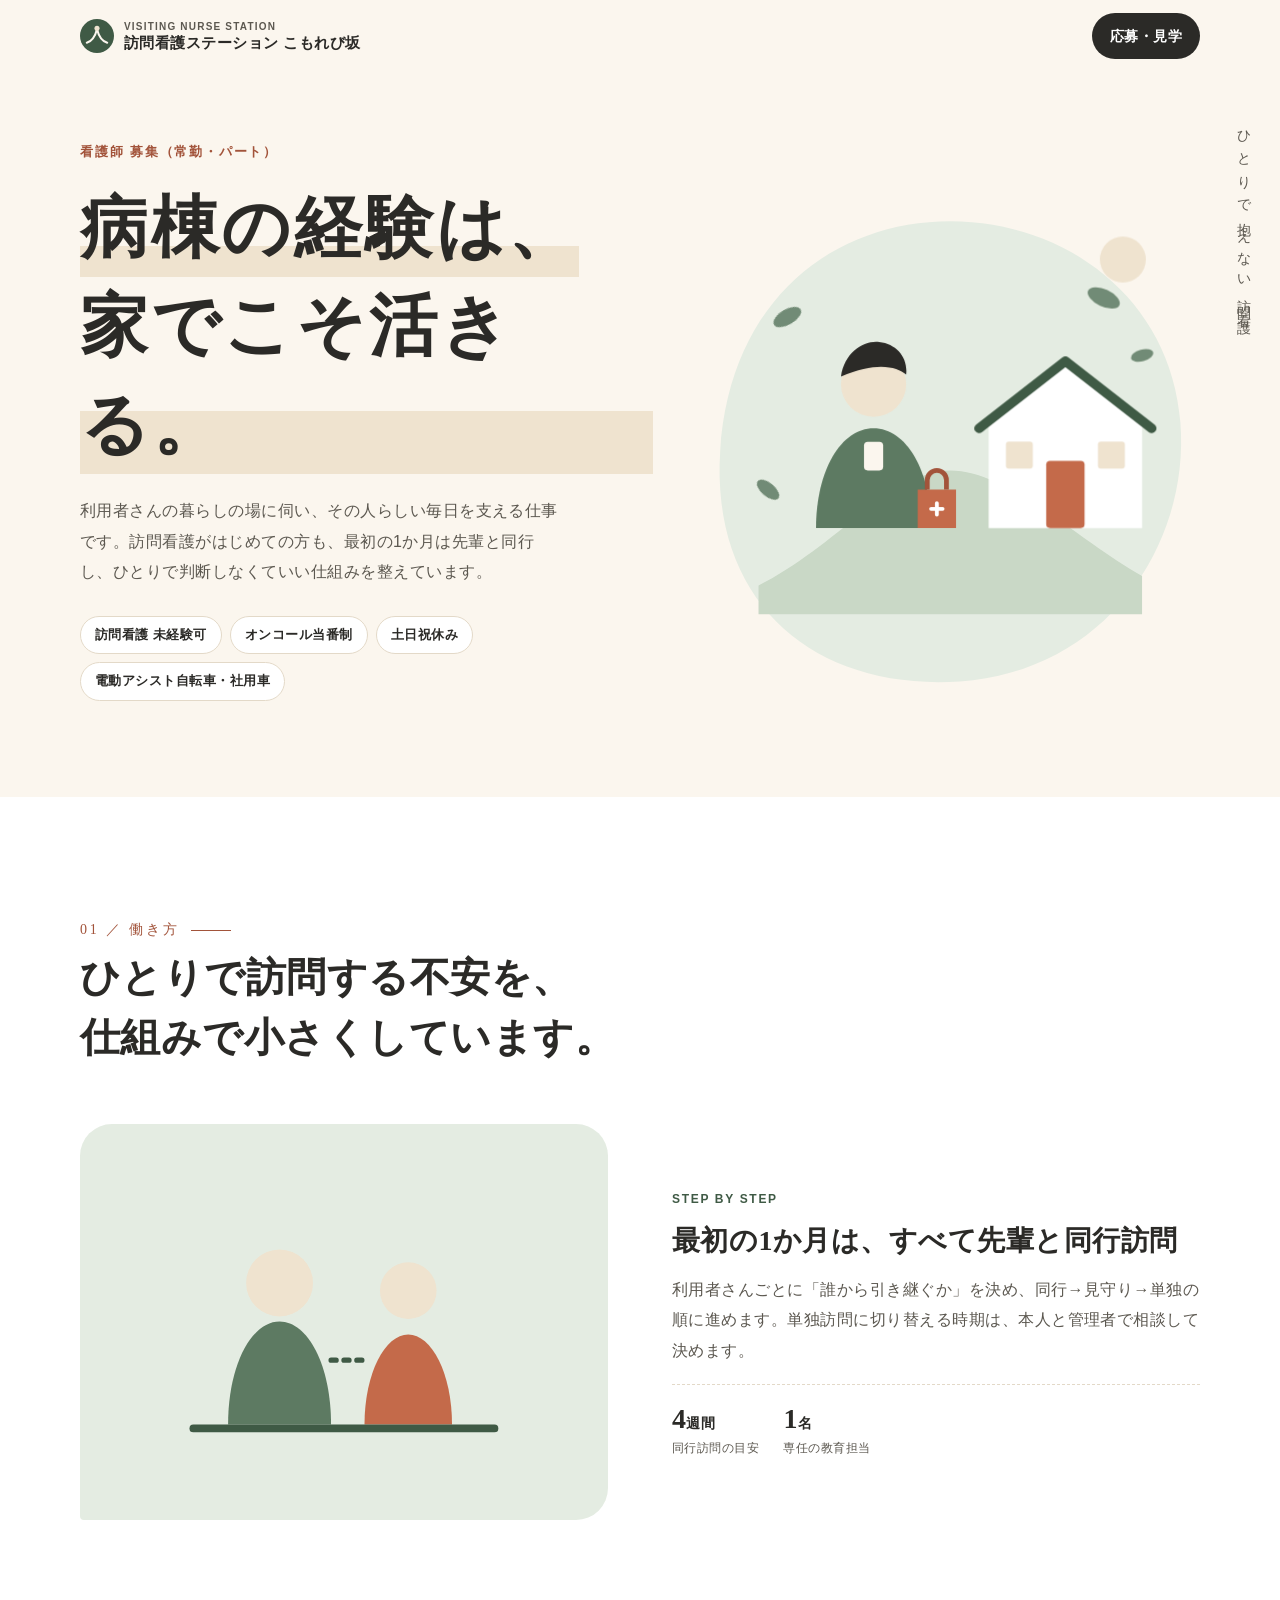
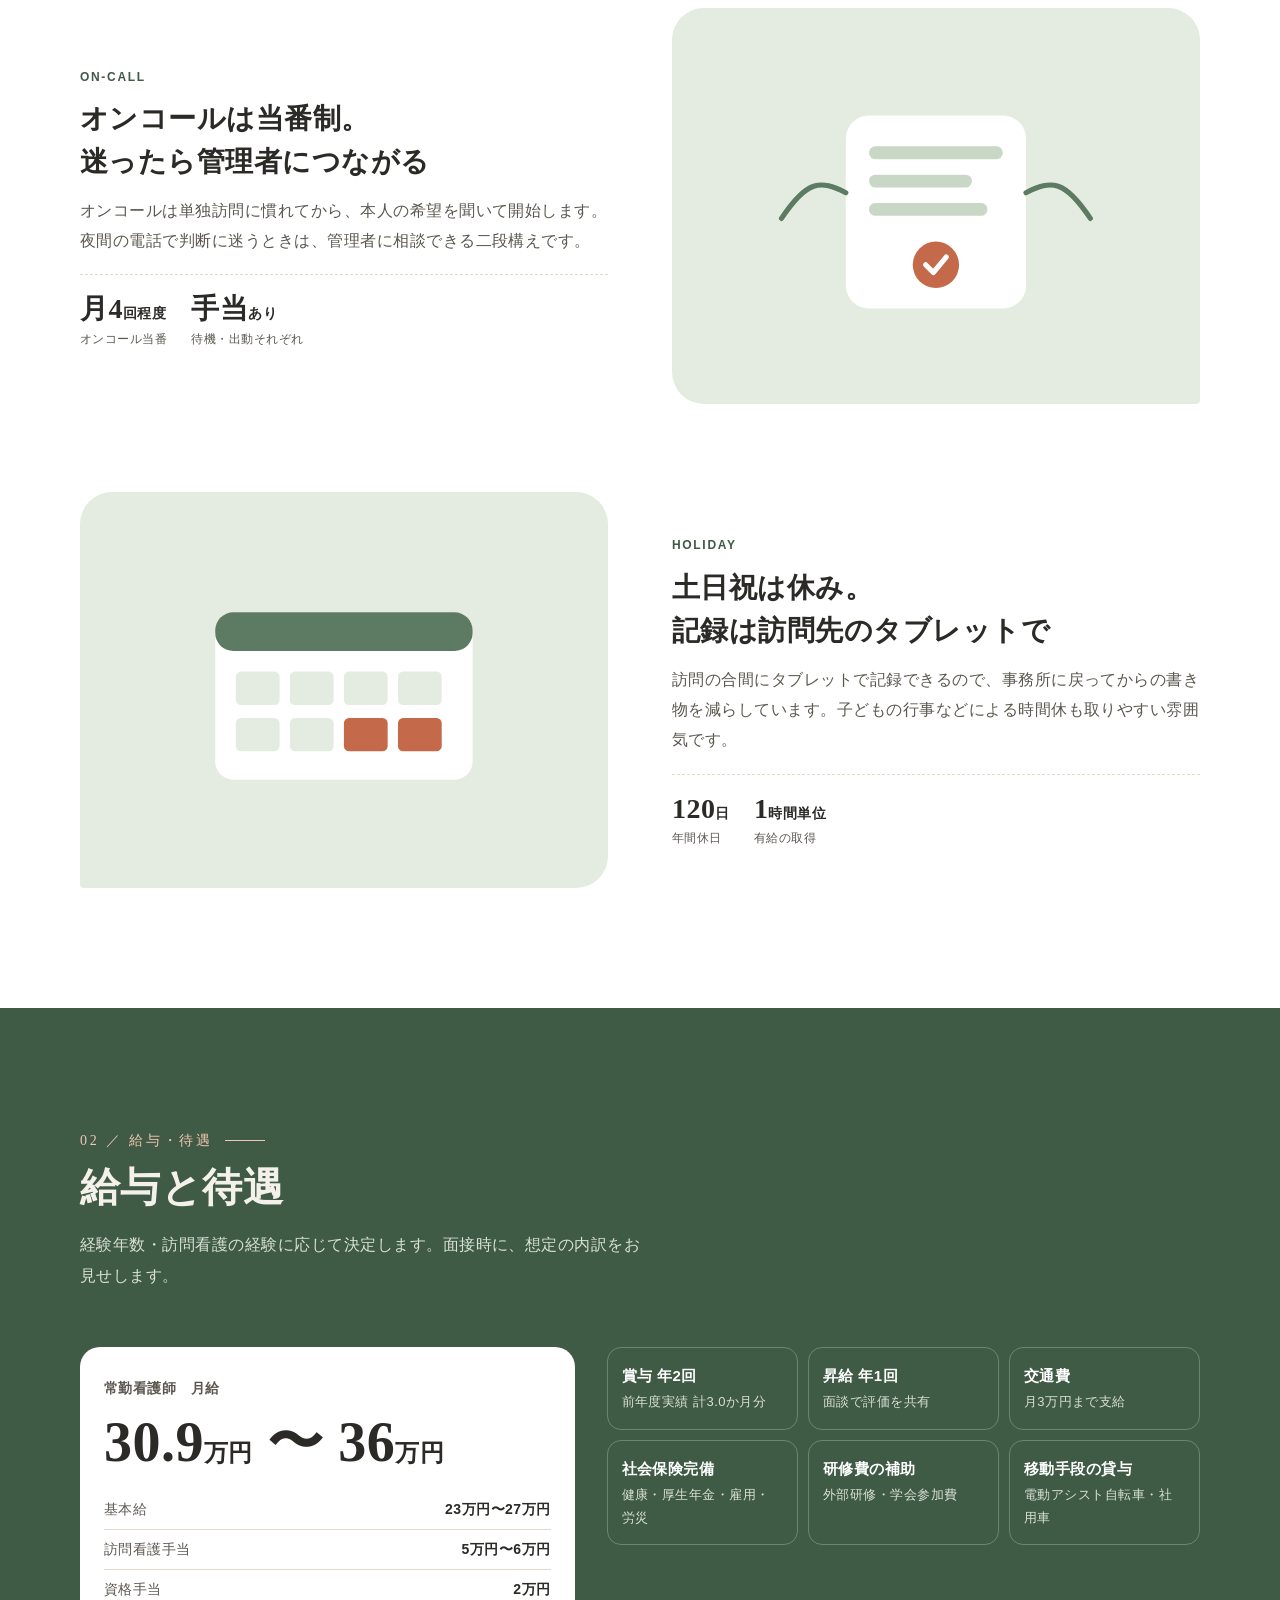
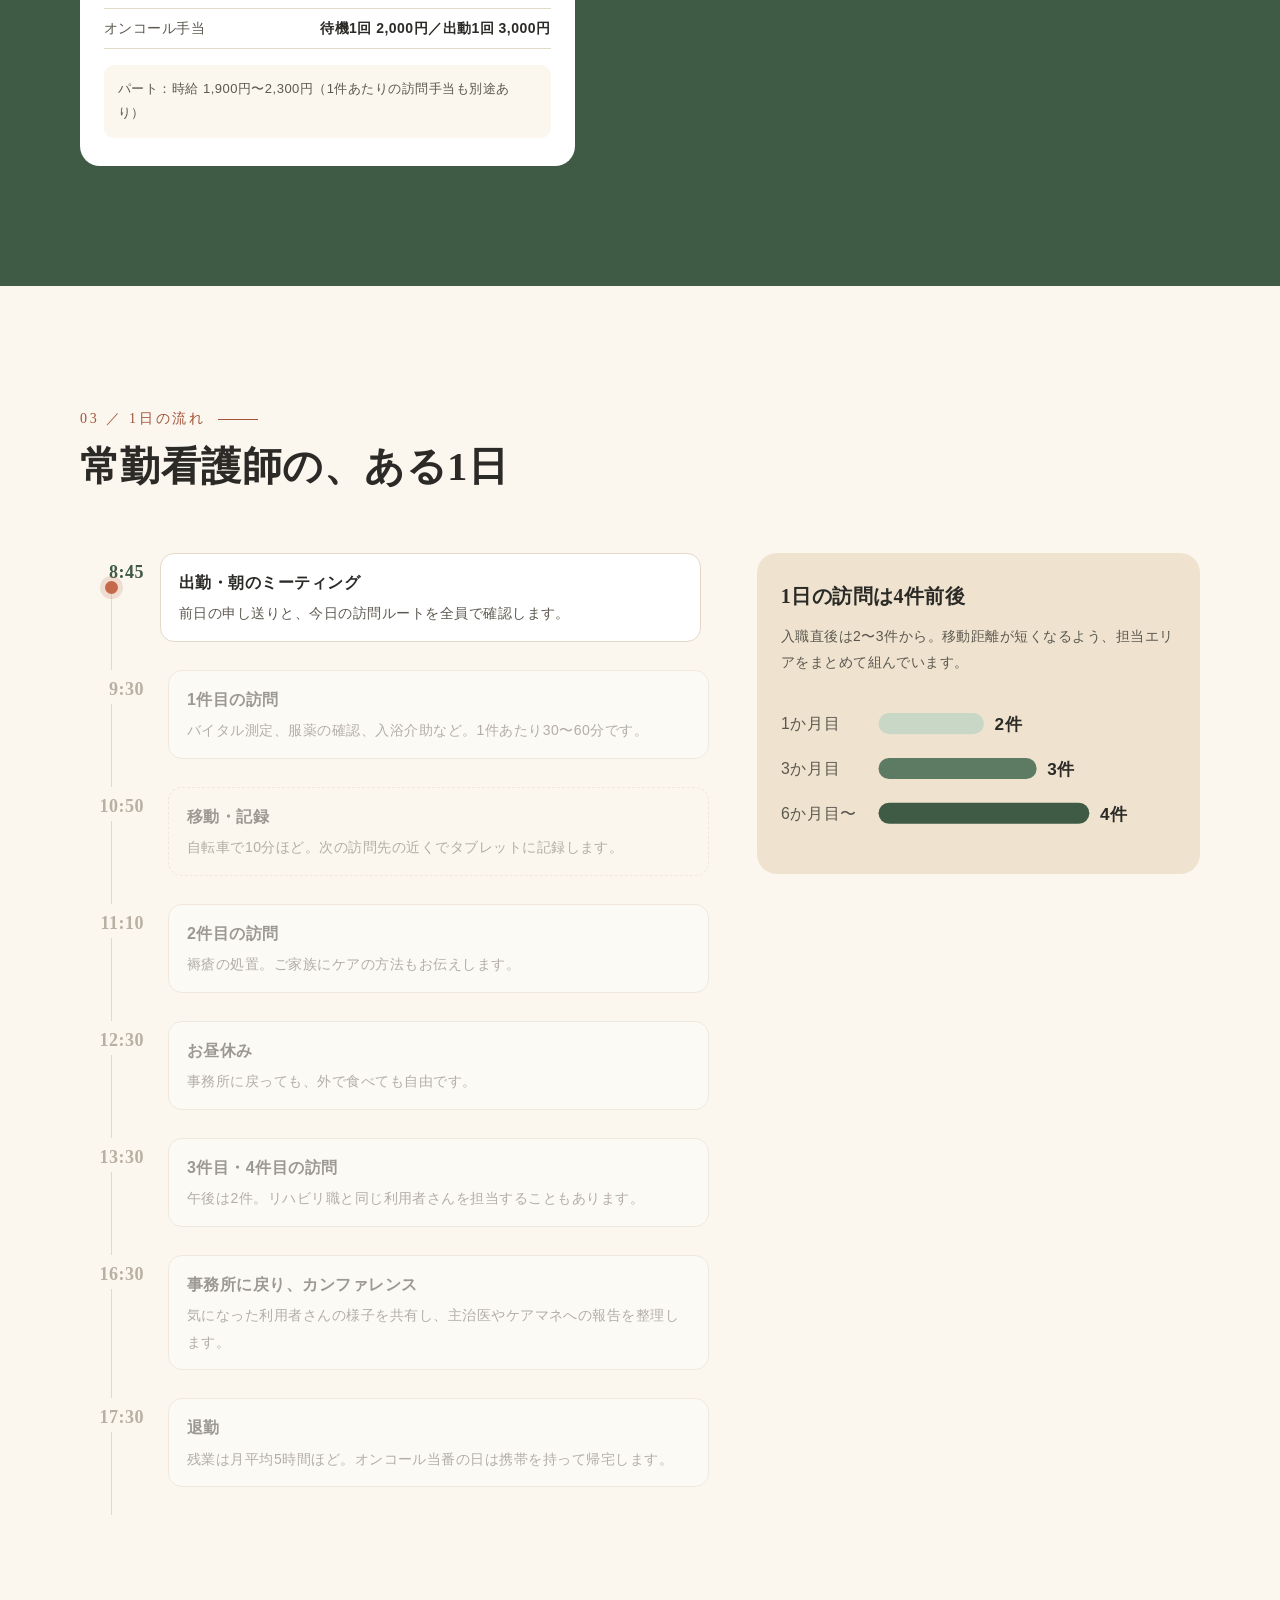
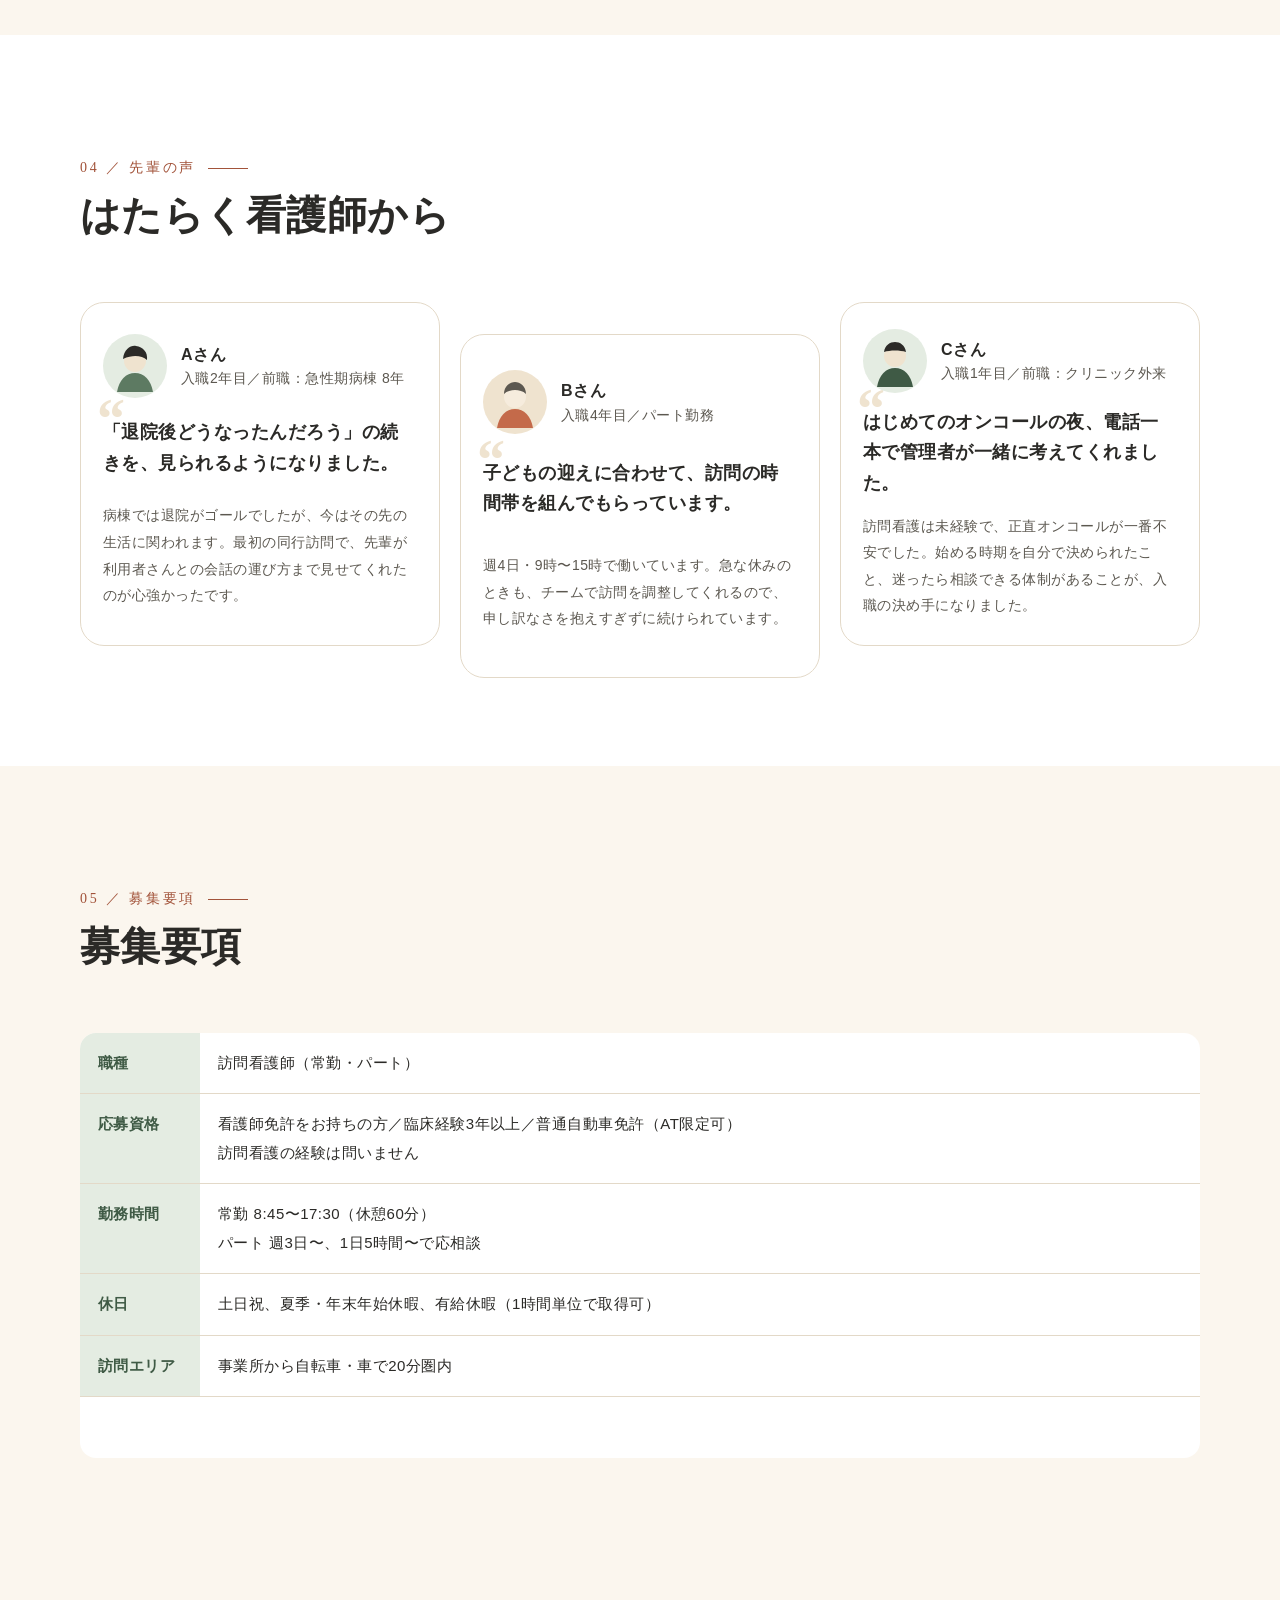
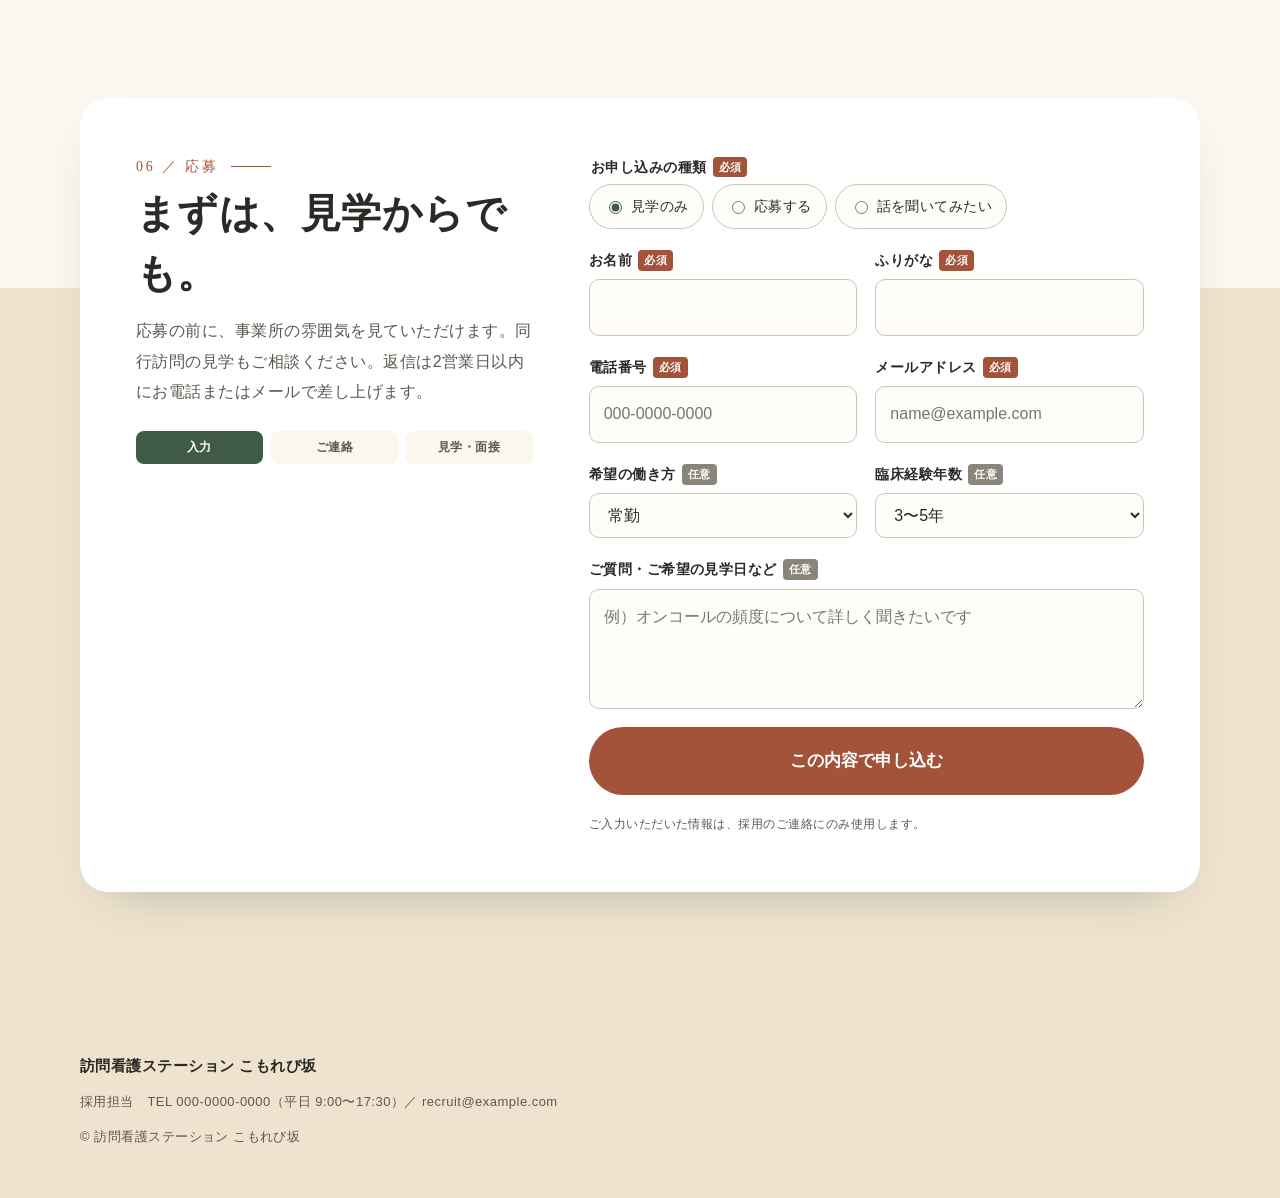
<file: works/lp-recruit/index.html>
<!doctype html>
<html lang="ja">
<head>
<meta charset="utf-8">
<meta name="viewport" content="width=device-width, initial-scale=1">
<title>看護師募集｜訪問看護ステーション こもれび坂</title>
<meta name="description" content="訪問看護ステーション こもれび坂の看護師採用ページ。オンコールは手当付きの当番制、同行訪問から始める研修、1日の流れや給与・待遇、先輩看護師の声をご紹介します。見学のみのお申し込みも受け付けています。">
<meta name="theme-color" content="#3f5a45">
<script>(function(h){try{if(!matchMedia('(prefers-reduced-motion: reduce)').matches)h.className+=' fx';}catch(e){}setTimeout(function(){if(!window.FX_READY)h.classList.remove('fx');},2500);})(document.documentElement);</script>
<link rel="stylesheet" href="style.css">
<script src="fx.js" defer></script>
</head>
<body>
<a class="skip" href="#main">本文へスキップ</a>

<header class="hd">
  <div class="wrap hd__in">
    <a class="brand" href="#top">
      <svg viewBox="0 0 40 40" aria-hidden="true"><circle cx="20" cy="20" r="20" fill="#3f5a45"/><path d="M8 28c6-2 10-8 12-16 2 8 6 14 12 16" stroke="#fbf6ee" stroke-width="2.4" fill="none" stroke-linecap="round"/><circle cx="20" cy="11" r="3" fill="#efe3cf"/></svg>
      <span><small>VISITING NURSE STATION</small>訪問看護ステーション こもれび坂</span>
    </a>
    <a class="hd__apply" href="#apply">応募・見学</a>
  </div>
</header>

<main id="main">
  <section class="hero" id="top" aria-labelledby="hero-title">
    <p class="hero__vertical" aria-hidden="true">ひとりで抱えない訪問看護</p>
    <div class="wrap hero__grid">
      <div>
        <p class="hero__kicker">看護師 募集（常勤・パート）</p>
        <h1 id="hero-title"><span>病棟の経験は、</span><br><span>家でこそ活きる。</span></h1>
        <p class="hero__lead">利用者さんの暮らしの場に伺い、その人らしい毎日を支える仕事です。訪問看護がはじめての方も、最初の1か月は先輩と同行し、ひとりで判断しなくていい仕組みを整えています。</p>
        <ul class="hero__facts">
          <li>訪問看護 未経験可</li><li>オンコール当番制</li><li>土日祝休み</li><li>電動アシスト自転車・社用車</li>
        </ul>
      </div>
      <div class="hero__art" aria-hidden="true">
        <svg viewBox="0 0 520 520">
          <path d="M260 20c120 0 230 80 240 210s-80 260-230 270S10 420 20 260 140 20 260 20Z" fill="#e4ece2"/>
          <path d="M60 400c80-40 140-120 200-120s130 70 200 110v40H60z" fill="#c9d8c6"/>
          <g class="art-house">
          <!-- house -->
          <path d="M300 230l80-60 80 60v110H300z" fill="#ffffff"/>
          <path d="M290 236l90-70 90 70" stroke="#3f5a45" stroke-width="10" fill="none" stroke-linejoin="round" stroke-linecap="round"/>
          <rect x="360" y="270" width="40" height="70" rx="4" fill="#c46a4a"/>
          <rect x="318" y="250" width="28" height="28" rx="3" fill="#efe3cf"/>
          <rect x="414" y="250" width="28" height="28" rx="3" fill="#efe3cf"/>
          </g>
          <g class="art-nurse">
          <!-- nurse figure -->
          <circle cx="180" cy="190" r="34" fill="#efe3cf"/>
          <path d="M146 182c4-26 24-38 40-36 18 2 30 16 28 34-10-8-30-14-68 2Z" fill="#2b2a27"/>
          <path d="M120 340c0-60 26-104 60-104s60 44 60 104z" fill="#5d7a62"/>
          <rect x="170" y="250" width="20" height="30" rx="4" fill="#fbf6ee"/>
          <path d="M226 300h40v40h-40z" fill="#c46a4a"/>
          <path d="M236 300v-10a10 10 0 0 1 20 0v10" stroke="#a2533a" stroke-width="5" fill="none"/>
          <path d="M240 320h12M246 314v12" stroke="#fff" stroke-width="4" stroke-linecap="round"/>
          </g>
          <!-- leaves -->
          <g class="art-leaves" fill="#5d7a62" opacity=".85">
            <g class="lf"><ellipse cx="90" cy="120" rx="16" ry="8" transform="rotate(-30 90 120)"/></g>
            <g class="lf"><ellipse cx="420" cy="100" rx="18" ry="9" transform="rotate(25 420 100)"/></g>
            <g class="lf"><ellipse cx="460" cy="160" rx="12" ry="6" transform="rotate(-15 460 160)"/></g>
            <g class="lf"><ellipse cx="70" cy="300" rx="14" ry="7" transform="rotate(40 70 300)"/></g>
          </g>
          <circle class="art-sun" cx="440" cy="60" r="24" fill="#efe3cf"/>
        </svg>
      </div>
    </div>
  </section>

  <section class="sec sec--paper" aria-labelledby="ws-title">
    <div class="wrap">
      <div class="title">
        <span class="title__no">01 ／ 働き方</span>
        <h2 id="ws-title">ひとりで訪問する不安を、<br>仕組みで小さくしています。</h2>
      </div>
      <div class="ws">
        <article class="ws__item">
          <div class="ws__fig" aria-hidden="true">
            <svg viewBox="0 0 320 220"><circle cx="110" cy="80" r="26" fill="#efe3cf"/><path d="M70 190c0-46 18-80 40-80s40 34 40 80z" fill="#5d7a62"/><circle cx="210" cy="86" r="22" fill="#efe3cf"/><path d="M176 190c0-40 16-70 34-70s34 30 34 70z" fill="#c46a4a"/><path d="M150 140h26" stroke="#3f5a45" stroke-width="4" stroke-dasharray="4 6" stroke-linecap="round"/><rect x="40" y="190" width="240" height="6" rx="3" fill="#3f5a45"/></svg>
          </div>
          <div>
            <span class="ws__label">STEP BY STEP</span>
            <h3>最初の1か月は、すべて先輩と同行訪問</h3>
            <p>利用者さんごとに「誰から引き継ぐか」を決め、同行→見守り→単独の順に進めます。単独訪問に切り替える時期は、本人と管理者で相談して決めます。</p>
            <div class="ws__data"><div><b>4<small>週間</small></b>同行訪問の目安</div><div><b>1<small>名</small></b>専任の教育担当</div></div>
          </div>
        </article>
        <article class="ws__item">
          <div class="ws__fig" aria-hidden="true">
            <svg viewBox="0 0 320 220"><rect x="90" y="40" width="140" height="150" rx="18" fill="#ffffff"/><rect x="108" y="64" width="104" height="10" rx="5" fill="#c9d8c6"/><rect x="108" y="86" width="80" height="10" rx="5" fill="#c9d8c6"/><rect x="108" y="108" width="92" height="10" rx="5" fill="#c9d8c6"/><circle cx="160" cy="156" r="18" fill="#c46a4a"/><path d="M152 156l6 6 10-12" stroke="#fff" stroke-width="4" fill="none" stroke-linecap="round" stroke-linejoin="round"/><path d="M40 120c20-30 30-30 50-20M280 120c-20-30-30-30-50-20" stroke="#5d7a62" stroke-width="4" fill="none" stroke-linecap="round"/></svg>
          </div>
          <div>
            <span class="ws__label">ON-CALL</span>
            <h3>オンコールは当番制。<br>迷ったら管理者につながる</h3>
            <p>オンコールは単独訪問に慣れてから、本人の希望を聞いて開始します。夜間の電話で判断に迷うときは、管理者に相談できる二段構えです。</p>
            <div class="ws__data"><div><b>月4<small>回程度</small></b>オンコール当番</div><div><b>手当<small>あり</small></b>待機・出動それぞれ</div></div>
          </div>
        </article>
        <article class="ws__item">
          <div class="ws__fig" aria-hidden="true">
            <svg viewBox="0 0 320 220"><rect x="60" y="50" width="200" height="130" rx="14" fill="#ffffff"/><rect x="60" y="50" width="200" height="30" rx="14" fill="#5d7a62"/><g fill="#e4ece2"><rect x="76" y="96" width="34" height="26" rx="4"/><rect x="118" y="96" width="34" height="26" rx="4"/><rect x="160" y="96" width="34" height="26" rx="4"/><rect x="202" y="96" width="34" height="26" rx="4"/><rect x="76" y="132" width="34" height="26" rx="4"/><rect x="118" y="132" width="34" height="26" rx="4"/></g><rect x="160" y="132" width="34" height="26" rx="4" fill="#c46a4a"/><rect x="202" y="132" width="34" height="26" rx="4" fill="#c46a4a"/></svg>
          </div>
          <div>
            <span class="ws__label">HOLIDAY</span>
            <h3>土日祝は休み。<br>記録は訪問先のタブレットで</h3>
            <p>訪問の合間にタブレットで記録できるので、事務所に戻ってからの書き物を減らしています。子どもの行事などによる時間休も取りやすい雰囲気です。</p>
            <div class="ws__data"><div><b>120<small>日</small></b>年間休日</div><div><b>1<small>時間単位</small></b>有給の取得</div></div>
          </div>
        </article>
      </div>
    </div>
  </section>

  <section class="sec sec--sage" aria-labelledby="pay-title">
    <div class="wrap">
      <div class="title">
        <span class="title__no">02 ／ 給与・待遇</span>
        <h2 id="pay-title">給与と待遇</h2>
        <p>経験年数・訪問看護の経験に応じて決定します。面接時に、想定の内訳をお見せします。</p>
      </div>
      <div class="pay">
        <div class="pay__main">
          <h3>常勤看護師　月給</h3>
          <p class="pay__amount">31.5<small>万円</small> 〜 37<small>万円</small></p>
          <dl class="pay__break">
            <div><dt>基本給</dt><dd>23万円〜27万円</dd></div>
            <div><dt>訪問看護手当</dt><dd>5万円〜6万円</dd></div>
            <div><dt>資格手当</dt><dd>2万円</dd></div>
            <div><dt>オンコール手当</dt><dd>待機1回 2,000円／出動1回 3,000円</dd></div>
          </dl>
          <p class="pay__model">パート：時給 1,900円〜2,300円（1件あたりの訪問手当も別途あり）</p>
        </div>
        <ul class="perks">
          <li><b>賞与 年2回</b><span>前年度実績 計3.0か月分</span></li>
          <li><b>昇給 年1回</b><span>面談で評価を共有</span></li>
          <li><b>交通費</b><span>月3万円まで支給</span></li>
          <li><b>社会保険完備</b><span>健康・厚生年金・雇用・労災</span></li>
          <li><b>研修費の補助</b><span>外部研修・学会参加費</span></li>
          <li><b>移動手段の貸与</b><span>電動アシスト自転車・社用車</span></li>
        </ul>
      </div>
    </div>
  </section>

  <section class="sec" aria-labelledby="day-title">
    <div class="wrap">
      <div class="title">
        <span class="title__no">03 ／ 1日の流れ</span>
        <h2 id="day-title">常勤看護師の、ある1日</h2>
      </div>
      <div class="day-wrap">
        <ol class="day">
          <li><time>8:45</time><div class="day__body"><h3>出勤・朝のミーティング</h3><p>前日の申し送りと、今日の訪問ルートを全員で確認します。</p></div></li>
          <li><time>9:30</time><div class="day__body"><h3>1件目の訪問</h3><p>バイタル測定、服薬の確認、入浴介助など。1件あたり30〜60分です。</p></div></li>
          <li><time>10:50</time><div class="day__body day__body--move"><h3>移動・記録</h3><p>自転車で10分ほど。次の訪問先の近くでタブレットに記録します。</p></div></li>
          <li><time>11:10</time><div class="day__body"><h3>2件目の訪問</h3><p>褥瘡の処置。ご家族にケアの方法もお伝えします。</p></div></li>
          <li><time>12:30</time><div class="day__body"><h3>お昼休み</h3><p>事務所に戻っても、外で食べても自由です。</p></div></li>
          <li><time>13:30</time><div class="day__body"><h3>3件目・4件目の訪問</h3><p>午後は2件。リハビリ職と同じ利用者さんを担当することもあります。</p></div></li>
          <li><time>16:30</time><div class="day__body"><h3>事務所に戻り、カンファレンス</h3><p>気になった利用者さんの様子を共有し、主治医やケアマネへの報告を整理します。</p></div></li>
          <li><time>17:30</time><div class="day__body"><h3>退勤</h3><p>残業は月平均5時間ほど。オンコール当番の日は携帯を持って帰宅します。</p></div></li>
        </ol>
        <aside class="day-side" aria-label="訪問件数の目安">
          <h3>1日の訪問は4件前後</h3>
          <p>入職直後は2〜3件から。移動距離が短くなるよう、担当エリアをまとめて組んでいます。</p>
          <svg viewBox="0 0 300 120" role="img" aria-labelledby="bar-t"><title id="bar-t">入職1か月目は1日2件、3か月目は3件、6か月目以降は4件が目安</title>
            <g font-family="Hiragino Sans, Noto Sans JP, sans-serif" font-size="12" fill="#5c5850">
              <text x="0" y="28">1か月目</text><text x="0" y="62">3か月目</text><text x="0" y="96">6か月目〜</text>
            </g>
            <rect class="bar" x="74" y="16" width="80" height="16" rx="8" fill="#c9d8c6"/>
            <rect class="bar" x="74" y="50" width="120" height="16" rx="8" fill="#5d7a62"/>
            <rect class="bar" x="74" y="84" width="160" height="16" rx="8" fill="#3f5a45"/>
            <g font-family="Hiragino Sans, Noto Sans JP, sans-serif" font-size="13" font-weight="700" fill="#2b2a27"><text x="162" y="29">2件</text><text x="202" y="63">3件</text><text x="242" y="97">4件</text></g>
          </svg>
        </aside>
      </div>
    </div>
  </section>

  <section class="sec sec--paper" aria-labelledby="voice-title">
    <div class="wrap">
      <div class="title">
        <span class="title__no">04 ／ 先輩の声</span>
        <h2 id="voice-title">はたらく看護師から</h2>
      </div>
      <div class="voices">
        <article class="voice">
          <div class="voice__head">
            <svg viewBox="0 0 64 64" aria-hidden="true"><circle cx="32" cy="32" r="32" fill="#e4ece2"/><circle cx="32" cy="27" r="11" fill="#efe3cf"/><path d="M20 25c1-10 8-14 13-13 7 1 12 6 11 14-5-4-13-6-24-1Z" fill="#2b2a27"/><path d="M14 58c2-12 9-19 18-19s16 7 18 19" fill="#5d7a62"/></svg>
            <p class="voice__who"><b>Aさん</b>入職2年目／前職：急性期病棟 8年</p>
          </div>
          <blockquote>「退院後どうなったんだろう」の続きを、見られるようになりました。</blockquote>
          <p>病棟では退院がゴールでしたが、今はその先の生活に関われます。最初の同行訪問で、先輩が利用者さんとの会話の運び方まで見せてくれたのが心強かったです。</p>
        </article>
        <article class="voice">
          <div class="voice__head">
            <svg viewBox="0 0 64 64" aria-hidden="true"><circle cx="32" cy="32" r="32" fill="#efe3cf"/><circle cx="32" cy="27" r="11" fill="#f6ecdd"/><path d="M21 24c0-8 6-12 11-12s11 4 11 12c-3-3-7-4-11-4s-8 1-11 4Z" fill="#5c5850"/><path d="M14 58c2-12 9-19 18-19s16 7 18 19" fill="#c46a4a"/></svg>
            <p class="voice__who"><b>Bさん</b>入職4年目／パート勤務</p>
          </div>
          <blockquote>子どもの迎えに合わせて、訪問の時間帯を組んでもらっています。</blockquote>
          <p>週4日・9時〜15時で働いています。急な休みのときも、チームで訪問を調整してくれるので、申し訳なさを抱えすぎずに続けられています。</p>
        </article>
        <article class="voice">
          <div class="voice__head">
            <svg viewBox="0 0 64 64" aria-hidden="true"><circle cx="32" cy="32" r="32" fill="#e4ece2"/><circle cx="32" cy="27" r="11" fill="#efe3cf"/><path d="M21 23c1-7 6-10 11-10s10 3 11 10c-6-2-16-2-22 0Z" fill="#2b2a27"/><path d="M14 58c2-12 9-19 18-19s16 7 18 19" fill="#3f5a45"/></svg>
            <p class="voice__who"><b>Cさん</b>入職1年目／前職：クリニック外来</p>
          </div>
          <blockquote>はじめてのオンコールの夜、電話一本で管理者が一緒に考えてくれました。</blockquote>
          <p>訪問看護は未経験で、正直オンコールが一番不安でした。始める時期を自分で決められたこと、迷ったら相談できる体制があることが、入職の決め手になりました。</p>
        </article>
      </div>
    </div>
  </section>

  <section class="sec" aria-labelledby="req-title">
    <div class="wrap">
      <div class="title">
        <span class="title__no">05 ／ 募集要項</span>
        <h2 id="req-title">募集要項</h2>
      </div>
      <table class="req-table">
        <tbody>
          <tr><th scope="row">職種</th><td>訪問看護師（常勤・パート）</td></tr>
          <tr><th scope="row">応募資格</th><td>看護師免許をお持ちの方／臨床経験3年以上／普通自動車免許（AT限定可）<br>訪問看護の経験は問いません</td></tr>
          <tr><th scope="row">勤務時間</th><td>常勤 8:45〜17:30（休憩60分）<br>パート 週3日〜、1日5時間〜で応相談</td></tr>
          <tr><th scope="row">休日</th><td>土日祝、夏季・年末年始休暇、有給休暇（1時間単位で取得可）</td></tr>
          <tr><th scope="row">訪問エリア</th><td>事業所から自転車・車で20分圏内</td></tr>
          <tr><th scope="row">選考の流れ</th><td>応募・見学のお申し込み → 事業所見学（任意）→ 面接1回 → 内定</td></tr>
        </tbody>
      </table>
    </div>
  </section>

  <section class="sec apply" id="apply" aria-labelledby="apply-title">
    <div class="wrap">
      <div class="apply__box">
        <div>
          <div class="title" style="margin-bottom:24px">
            <span class="title__no">06 ／ 応募</span>
            <h2 id="apply-title">まずは、見学からでも。</h2>
            <p>応募の前に、事業所の雰囲気を見ていただけます。同行訪問の見学もご相談ください。返信は2営業日以内にお電話またはメールで差し上げます。</p>
          </div>
          <ol class="apply__steps">
            <li class="is-now">入力</li><li>ご連絡</li><li>見学・面接</li>
          </ol>
        </div>
        <form class="form" action="#" method="post" id="apply-form">
          <div class="f f--wide">
            <fieldset>
              <legend>お申し込みの種類<span class="tag">必須</span></legend>
              <div class="radios">
                <label><input type="radio" name="type" value="visit" checked>見学のみ</label>
                <label><input type="radio" name="type" value="apply">応募する</label>
                <label><input type="radio" name="type" value="talk">話を聞いてみたい</label>
              </div>
            </fieldset>
          </div>
          <div class="f"><label for="a-name">お名前<span class="tag">必須</span></label><input id="a-name" type="text" name="name" autocomplete="name" required></div>
          <div class="f"><label for="a-kana">ふりがな<span class="tag">必須</span></label><input id="a-kana" type="text" name="kana" required></div>
          <div class="f"><label for="a-tel">電話番号<span class="tag">必須</span></label><input id="a-tel" type="tel" name="tel" autocomplete="tel" placeholder="000-0000-0000" required></div>
          <div class="f"><label for="a-mail">メールアドレス<span class="tag">必須</span></label><input id="a-mail" type="email" name="email" autocomplete="email" placeholder="name@example.com" required></div>
          <div class="f"><label for="a-style">希望の働き方<span class="tag tag--opt">任意</span></label>
            <select id="a-style" name="style"><option>常勤</option><option>パート</option><option>まだ決めていない</option></select>
          </div>
          <div class="f"><label for="a-exp">臨床経験年数<span class="tag tag--opt">任意</span></label>
            <select id="a-exp" name="exp"><option>3〜5年</option><option>6〜10年</option><option>11年以上</option></select>
          </div>
          <div class="f f--wide"><label for="a-msg">ご質問・ご希望の見学日など<span class="tag tag--opt">任意</span></label><textarea id="a-msg" name="message" placeholder="例）オンコールの頻度について詳しく聞きたいです"></textarea></div>
          <button type="submit">この内容で申し込む</button>
          <p class="form__note">ご入力いただいた情報は、採用のご連絡にのみ使用します。</p>
          <p class="form__done" role="status" aria-live="polite">お申し込みを受け付けました。2営業日以内にご連絡します。</p>
        </form>
      </div>
    </div>
  </section>
</main>

<footer class="ft">
  <div class="wrap ft__in">
    <b>訪問看護ステーション こもれび坂</b>
    <span>採用担当　TEL 000-0000-0000（平日 9:00〜17:30）／ recruit@example.com</span>
    <span>&copy; 訪問看護ステーション こもれび坂</span>
  </div>
</footer>

<a class="float" href="#apply">見学・応募はこちら</a>

<script>
  (function () {
    var fl = document.querySelector('.float');
    var target = document.getElementById('apply');
    if (fl && target && 'IntersectionObserver' in window) {
      new IntersectionObserver(function (es) {
        fl.classList.toggle('is-hidden', es[0].isIntersecting);
      }).observe(target);
    }
  })();
  document.getElementById('apply-form').addEventListener('submit', function (e) {
    e.preventDefault();
    this.classList.add('is-done');
  });
</script>
</body>
</html>
</file>
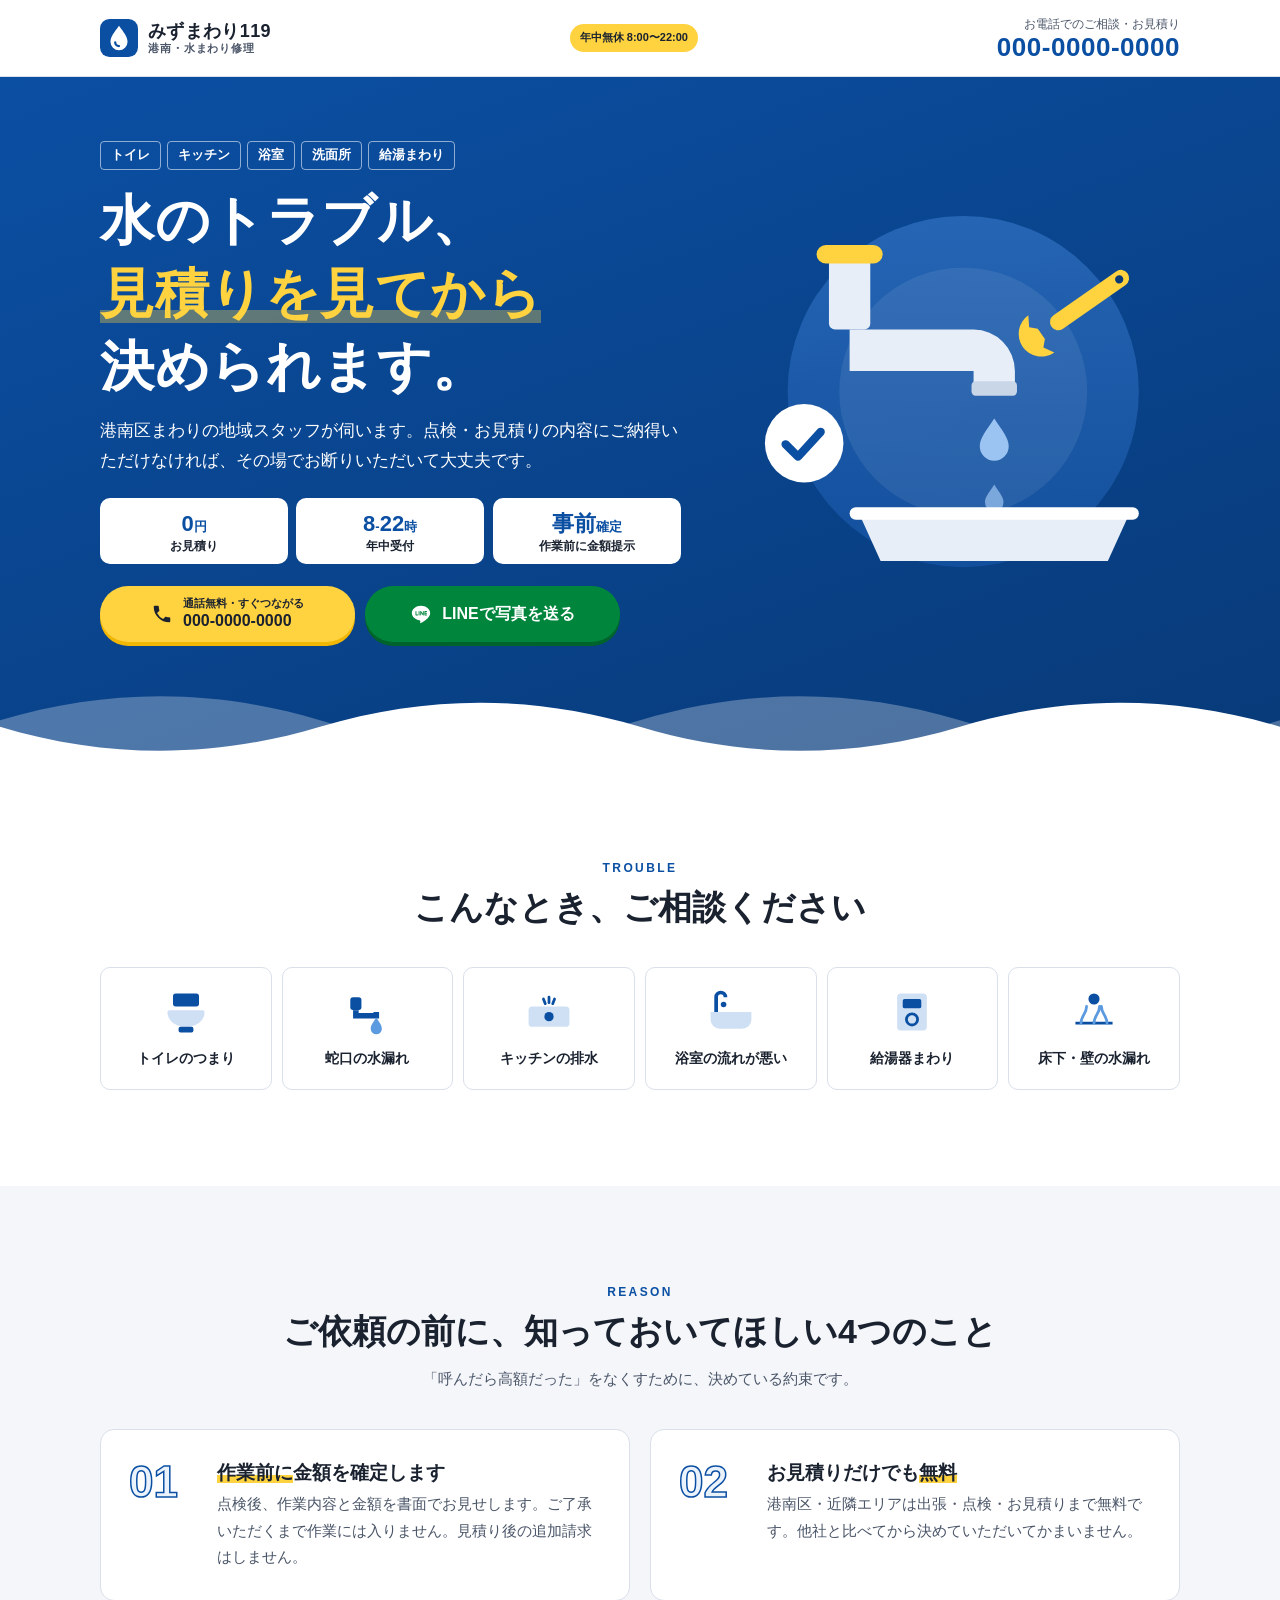
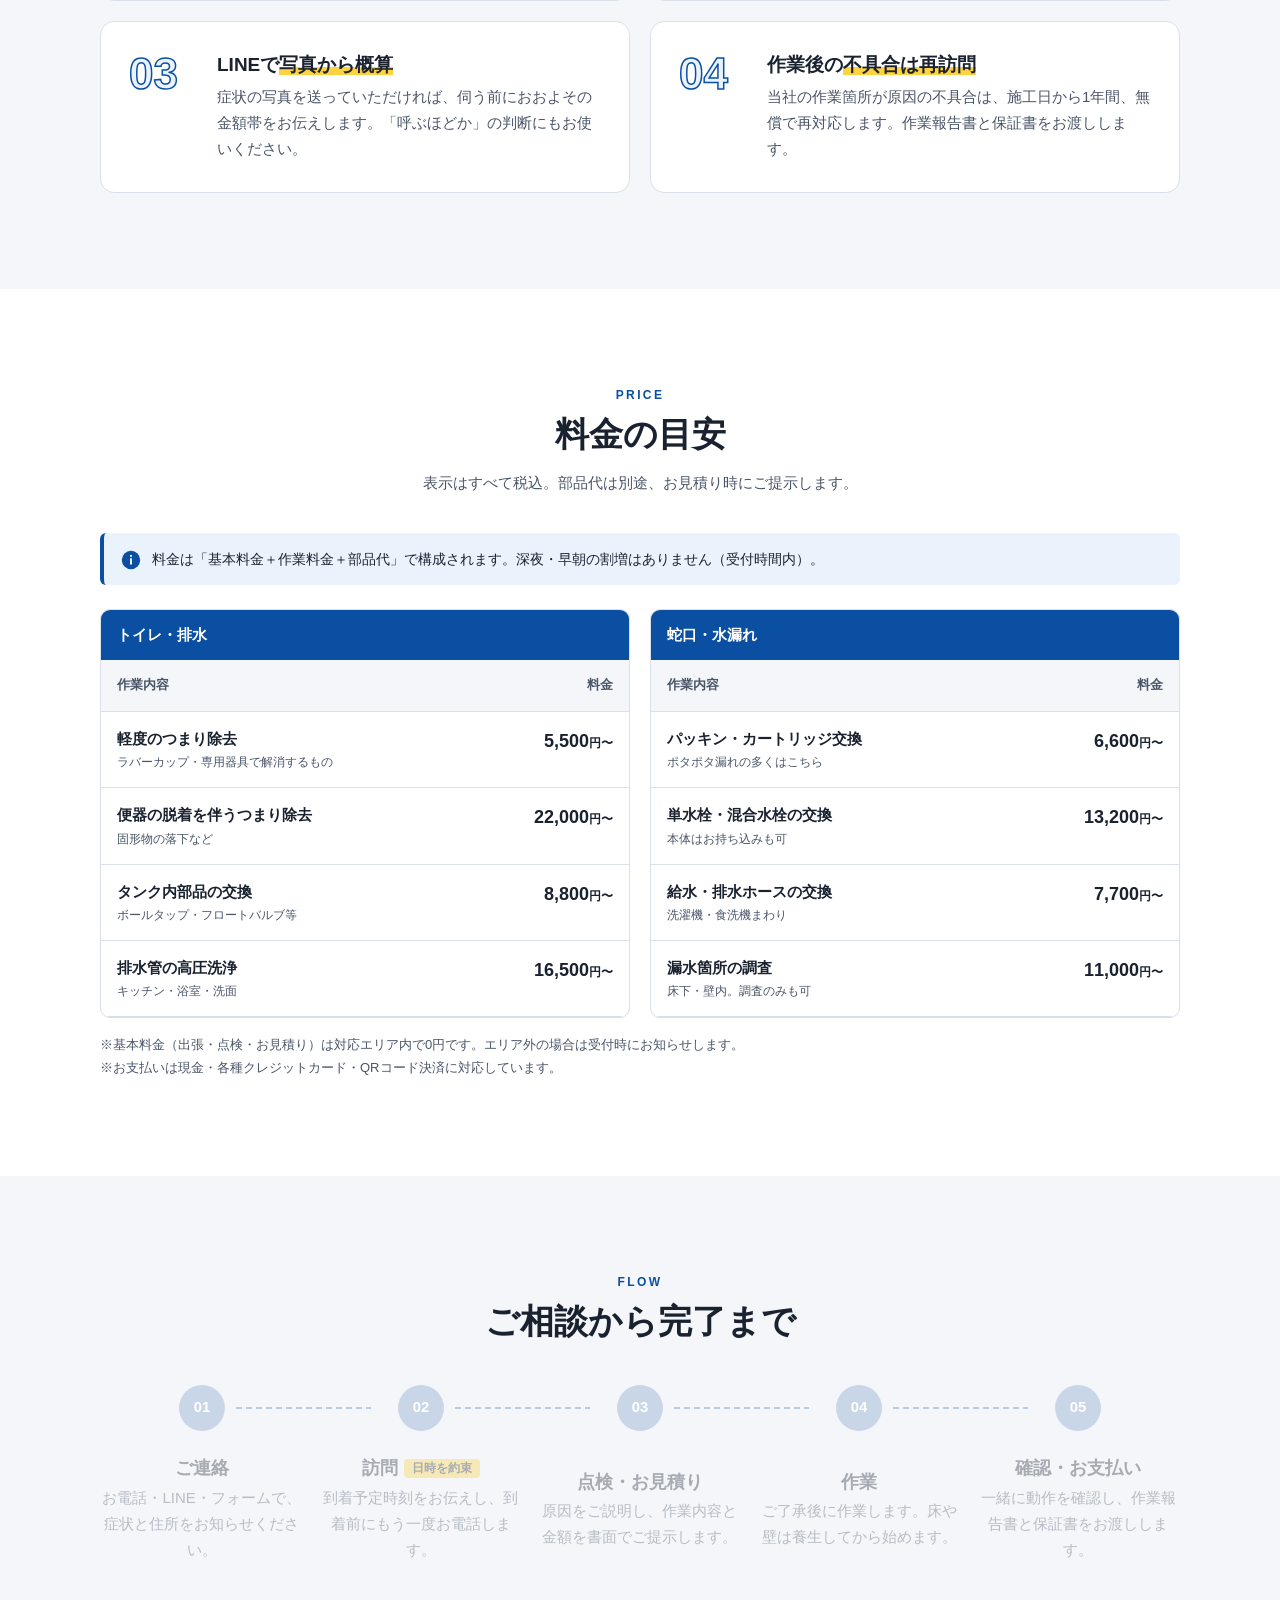
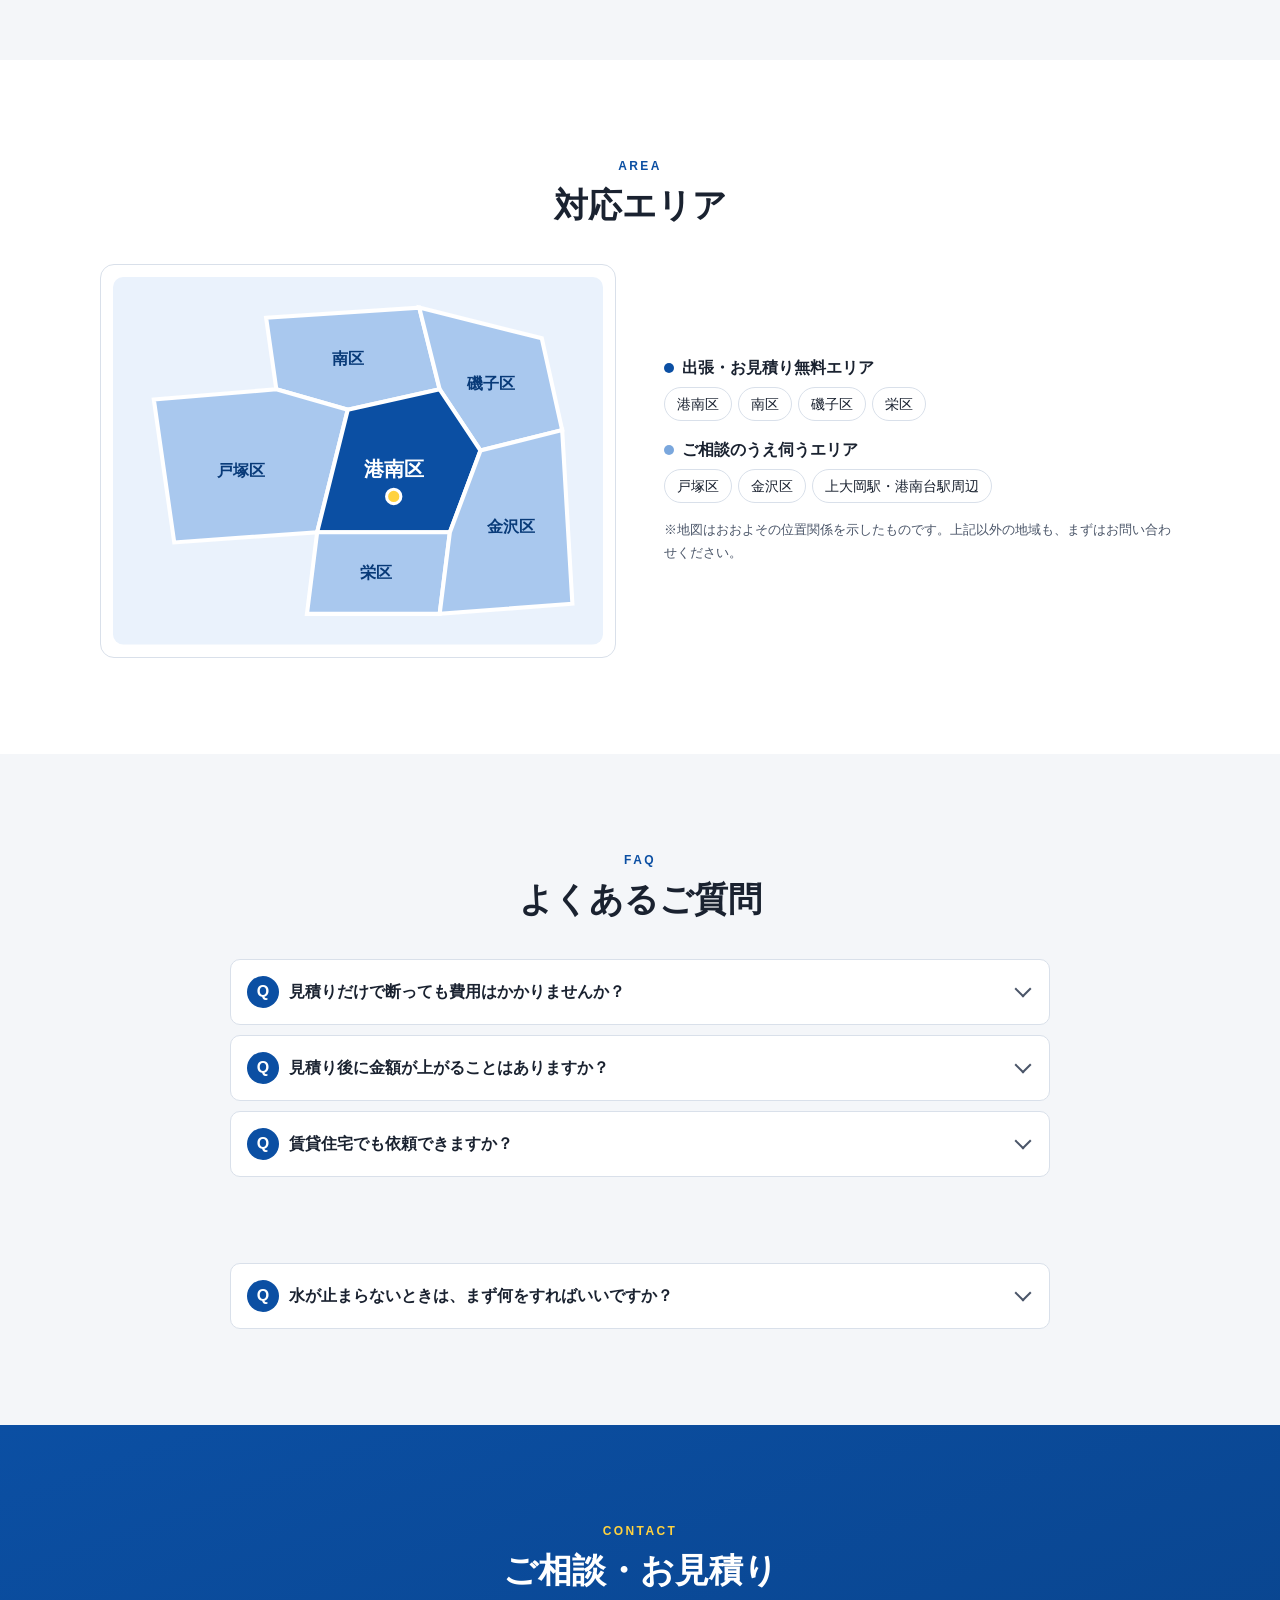
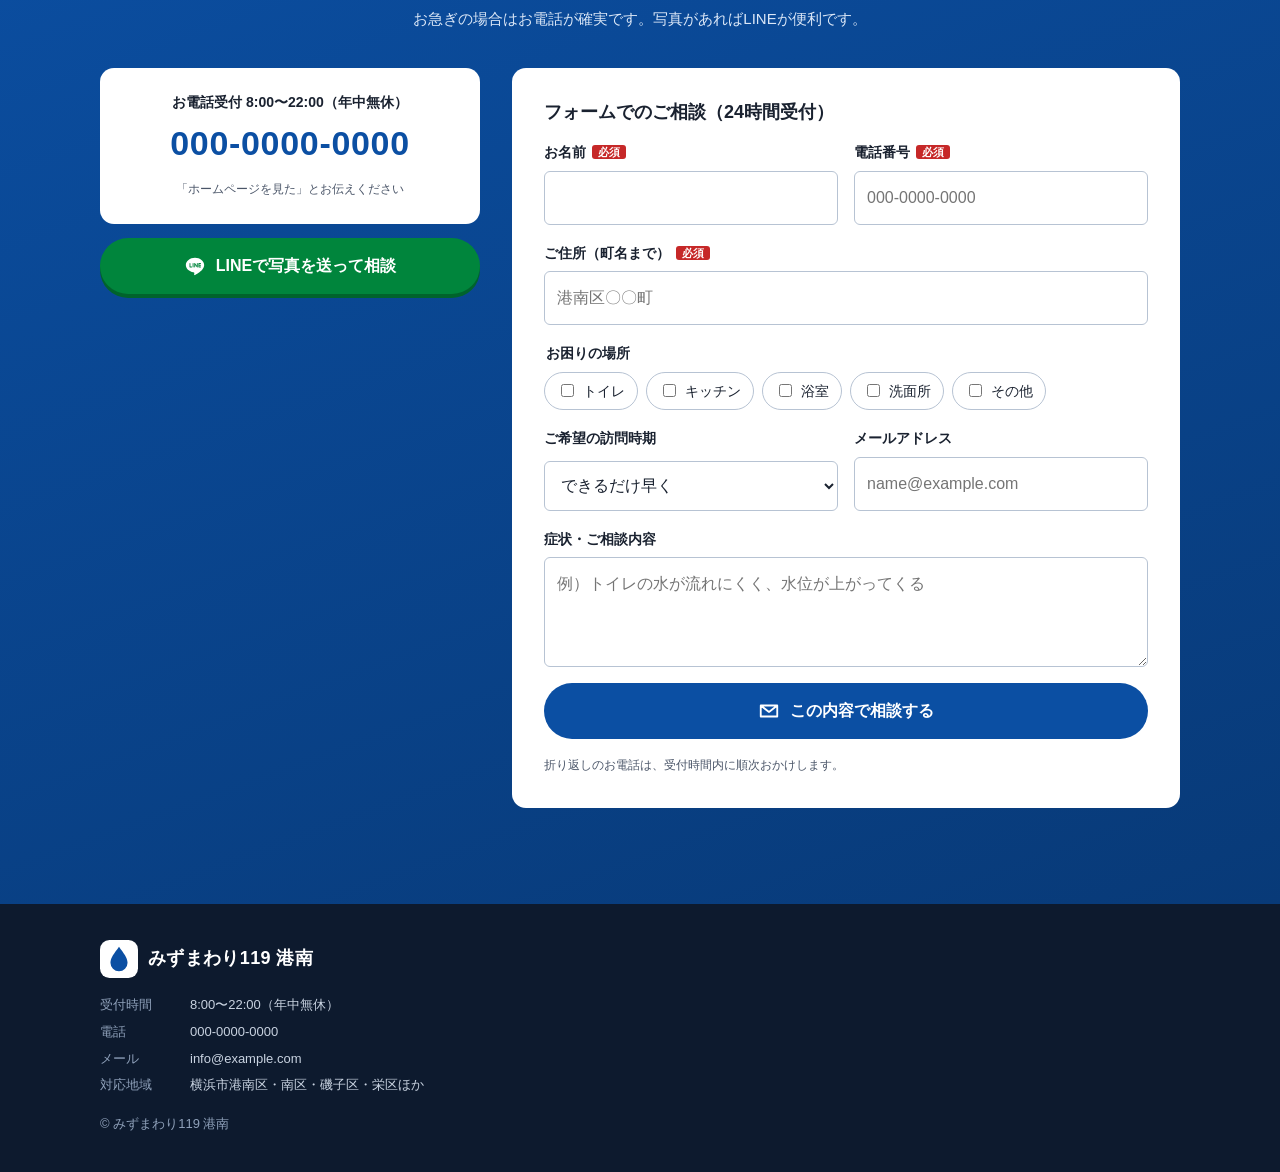
<file: works/lp-suido/index.html>
<!doctype html>
<html lang="ja">
<head>
<meta charset="utf-8">
<meta name="viewport" content="width=device-width, initial-scale=1">
<title>みずまわり119 港南｜トイレ・キッチン・お風呂の水まわり修理</title>
<meta name="description" content="横浜市港南区を中心に、トイレのつまり・水漏れ・蛇口交換などの水まわり修理に対応。作業前に必ずお見積り、ご了承いただいてから作業します。お電話・LINE・フォームで受付。">
<meta name="theme-color" content="#0b4fa3">
<script>(function(h){try{if(!matchMedia('(prefers-reduced-motion: reduce)').matches)h.className+=' fx';}catch(e){}setTimeout(function(){if(!window.FX_READY)h.classList.remove('fx');},2500);})(document.documentElement);</script>
<link rel="stylesheet" href="style.css">
<script src="fx.js" defer></script>
</head>
<body>
<a class="skip" href="#main">本文へスキップ</a>

<svg width="0" height="0" style="position:absolute" aria-hidden="true">
  <symbol id="i-tel" viewBox="0 0 24 24"><path fill="currentColor" d="M6.6 10.8a15.1 15.1 0 0 0 6.6 6.6l2.2-2.2c.3-.3.7-.4 1-.2 1.1.4 2.3.6 3.6.6.6 0 1 .4 1 1V20c0 .6-.4 1-1 1A17 17 0 0 1 3 4c0-.6.4-1 1-1h3.5c.6 0 1 .4 1 1 0 1.3.2 2.5.6 3.6.1.3 0 .7-.2 1l-2.3 2.2Z"/></symbol>
  <symbol id="i-line" viewBox="0 0 24 24"><path fill="currentColor" d="M12 3C6.5 3 2 6.6 2 11c0 3.9 3.5 7.2 8.3 7.9.3.1.8.2.9.5.1.3.1.7 0 1l-.1.9c0 .3-.2 1 .9.5s5.9-3.5 8-6c1.4-1.6 2-3.2 2-4.8C22 6.6 17.5 3 12 3Zm-3.6 10.6H6.5a.5.5 0 0 1-.5-.5V9.3c0-.3.2-.5.5-.5s.5.2.5.5v3.3h1.4c.3 0 .5.2.5.5s-.2.5-.5.5Zm2-.5c0 .3-.2.5-.5.5s-.5-.2-.5-.5V9.3c0-.3.2-.5.5-.5s.5.2.5.5v3.8Zm4.6 0c0 .2-.1.4-.3.5h-.2c-.2 0-.3-.1-.4-.2l-1.9-2.6v2.3c0 .3-.2.5-.5.5s-.5-.2-.5-.5V9.3c0-.2.1-.4.3-.5h.2c.2 0 .3.1.4.2l1.9 2.6V9.3c0-.3.2-.5.5-.5s.5.2.5.5v3.8Zm3.1-2.4c.3 0 .5.2.5.5s-.2.5-.5.5h-1.4v.9h1.4c.3 0 .5.2.5.5s-.2.5-.5.5h-1.9a.5.5 0 0 1-.5-.5V9.3c0-.3.2-.5.5-.5h1.9c.3 0 .5.2.5.5s-.2.5-.5.5h-1.4v.9h1.4Z"/></symbol>
  <symbol id="i-mail" viewBox="0 0 24 24"><path fill="none" stroke="currentColor" stroke-width="2" stroke-linejoin="round" d="M3 6h18v12H3zM3 6l9 7 9-7"/></symbol>
  <symbol id="i-info" viewBox="0 0 24 24"><circle cx="12" cy="12" r="10" fill="#0b4fa3"/><path fill="#fff" d="M11 10h2v7h-2zM11 6.5h2v2h-2z"/></symbol>
</svg>

<header class="hd">
  <div class="wrap hd__in">
    <a class="logo" href="#top" aria-label="みずまわり119 港南 トップへ">
      <svg class="logo__mark" viewBox="0 0 40 40" aria-hidden="true"><rect width="40" height="40" rx="10" fill="#0b4fa3"/><path d="M20 7c-5 7-9 11.5-9 17a9 9 0 0 0 18 0c0-5.5-4-10-9-17Z" fill="#fff"/><path d="M16 24.5a4 4 0 0 0 4 4" stroke="#0b4fa3" stroke-width="2.4" fill="none" stroke-linecap="round"/></svg>
      <span class="logo__name">みずまわり119<small>港南・水まわり修理</small></span>
    </a>
    <span class="hd__badge">年中無休 8:00〜22:00</span>
    <a class="hd__tel" href="tel:000-0000-0000"><span>お電話でのご相談・お見積り</span><b>000-0000-0000</b></a>
  </div>
</header>

<main id="main">
  <section class="hero" id="top" aria-labelledby="hero-title">
    <div class="wrap hero__in">
      <div>
        <ul class="hero__tags">
          <li style="--i:0">トイレ</li><li style="--i:1">キッチン</li><li style="--i:2">浴室</li><li style="--i:3">洗面所</li><li style="--i:4">給湯まわり</li>
        </ul>
        <h1 id="hero-title" style="margin-top:14px">水のトラブル、<br><em>見積りを見てから</em><br>決められます。</h1>
        <p class="hero__lead" style="margin-top:14px">港南区まわりの地域スタッフが伺います。点検・お見積りの内容にご納得いただけなければ、その場でお断りいただいて大丈夫です。</p>
        <ul class="hero__points" style="margin-top:22px">
          <li style="--i:0"><b>0<small>円</small></b>お見積り</li>
          <li style="--i:1"><b>8<small>-</small>22<small>時</small></b>年中受付</li>
          <li style="--i:2"><b>事前<small>確定</small></b>作業前に金額提示</li>
        </ul>
        <div class="hero__cta" style="margin-top:22px">
          <a class="btn btn--tel" style="--i:0" href="tel:000-0000-0000"><svg aria-hidden="true"><use href="#i-tel"/></svg><span><small>通話無料・すぐつながる</small>000-0000-0000</span></a>
          <a class="btn btn--line" style="--i:1" href="#contact"><svg aria-hidden="true"><use href="#i-line"/></svg>LINEで写真を送る</a>
        </div>
      </div>
      <div class="hero__art" aria-hidden="true">
        <svg viewBox="0 0 460 400">
          <defs>
            <linearGradient id="g1" x1="0" y1="0" x2="0" y2="1"><stop offset="0" stop-color="#3d7fd1"/><stop offset="1" stop-color="#1a5bb0"/></linearGradient>
          </defs>
          <circle cx="250" cy="200" r="170" fill="url(#g1)" opacity=".55"/>
          <circle cx="250" cy="200" r="120" fill="#ffffff" opacity=".08"/>
          <!-- faucet -->
          <rect x="120" y="70" width="40" height="70" rx="6" fill="#e7eef8"/>
          <rect x="108" y="58" width="64" height="18" rx="9" fill="#ffd23f"/>
          <path d="M140 140h120a40 40 0 0 1 40 40v14h-40v-14H140z" fill="#e7eef8"/>
          <rect x="258" y="190" width="44" height="14" rx="4" fill="#c9d6e8"/>
          <!-- drops -->
          <path class="art-drop" d="M280 226c-8 12-14 19-14 27a14 14 0 0 0 28 0c0-8-6-15-14-27Z" fill="#9cc4f2"/>
          <path class="art-drop art-drop--2" d="M280 290c-5 8-9 12-9 17a9 9 0 0 0 18 0c0-5-4-9-9-17Z" fill="#9cc4f2" opacity=".7"/>
          <!-- sink -->
          <path d="M150 320h260l-20 44H170z" fill="#e7eef8"/>
          <rect x="140" y="312" width="280" height="12" rx="6" fill="#ffffff"/>
          <!-- wrench -->
          <g class="art-wrench"><g transform="rotate(-35 360 120)">
            <rect x="330" y="112" width="90" height="16" rx="8" fill="#ffd23f"/>
            <path d="M318 98a22 22 0 1 0 0 44l-6-10 6-6v-12l-6-6z" fill="#ffd23f"/>
            <circle cx="410" cy="120" r="4" fill="#083a78"/>
          </g></g>
          <!-- check badge -->
          <g class="art-check"><circle cx="96" cy="250" r="38" fill="#fff"/>
          <path class="art-check__mark" d="M78 251l12 12 22-24" stroke="#0b4fa3" stroke-width="8" fill="none" stroke-linecap="round" stroke-linejoin="round"/></g>
        </svg>
      </div>
    </div>
    <svg class="hero__wave" viewBox="0 0 2880 90" preserveAspectRatio="none" aria-hidden="true">
      <path class="hero__wave-back" d="M0 50 C240 20 480 20 720 50 S1200 80 1440 50 S1920 20 2160 50 S2640 80 2880 50 V90 H0Z" fill="#ffffff" opacity=".28"/>
      <path class="hero__wave-front" d="M0 56 C240 86 480 86 720 56 S1200 26 1440 56 S1920 86 2160 56 S2640 26 2880 56 V90 H0Z" fill="#ffffff"/>
    </svg>
  </section>

  <section class="sec" aria-labelledby="trouble-title">
    <div class="wrap">
      <div class="sec__head">
        <span class="sec__en">TROUBLE</span>
        <h2 id="trouble-title">こんなとき、ご相談ください</h2>
      </div>
      <ul class="trouble">
        <li><svg viewBox="0 0 56 56" aria-hidden="true"><rect x="14" y="8" width="28" height="14" rx="3" fill="#0b4fa3"/><path d="M10 26h36a2 2 0 0 1 2 2c0 9-8 16-20 16S8 37 8 28a2 2 0 0 1 2-2Z" fill="#cfe0f5"/><rect x="20" y="44" width="16" height="6" rx="2" fill="#0b4fa3"/></svg>トイレのつまり</li>
        <li><svg viewBox="0 0 56 56" aria-hidden="true"><rect x="10" y="12" width="12" height="14" rx="3" fill="#0b4fa3"/><path d="M16 26v6h22v-4" stroke="#0b4fa3" stroke-width="6" fill="none"/><path d="M38 34c-4 6-6 9-6 12a6 6 0 0 0 12 0c0-3-2-6-6-12Z" fill="#5c9be0"/></svg>蛇口の水漏れ</li>
        <li><svg viewBox="0 0 56 56" aria-hidden="true"><rect x="6" y="22" width="44" height="22" rx="4" fill="#cfe0f5"/><circle cx="28" cy="33" r="5" fill="#0b4fa3"/><path d="M28 12v6M22 14l2 5M34 14l-2 5" stroke="#0b4fa3" stroke-width="3" stroke-linecap="round"/></svg>キッチンの排水</li>
        <li><svg viewBox="0 0 56 56" aria-hidden="true"><path d="M6 28h44v8a10 10 0 0 1-10 10H16A10 10 0 0 1 6 36z" fill="#cfe0f5"/><path d="M12 28V12a5 5 0 0 1 10 0" stroke="#0b4fa3" stroke-width="4" fill="none"/><circle cx="20" cy="20" r="3" fill="#0b4fa3"/></svg>浴室の流れが悪い</li>
        <li><svg viewBox="0 0 56 56" aria-hidden="true"><rect x="12" y="8" width="32" height="40" rx="4" fill="#cfe0f5"/><rect x="18" y="14" width="20" height="10" rx="2" fill="#0b4fa3"/><circle cx="28" cy="36" r="6" fill="none" stroke="#0b4fa3" stroke-width="3"/></svg>給湯器まわり</li>
        <li><svg viewBox="0 0 56 56" aria-hidden="true"><path d="M8 40h40" stroke="#0b4fa3" stroke-width="3"/><path d="M14 40c0-8 6-10 6-18M28 40c0-8 6-10 6-18M42 40c0-8-6-10-6-18" stroke="#5c9be0" stroke-width="3" fill="none" stroke-linecap="round"/><circle cx="28" cy="14" r="6" fill="#0b4fa3"/></svg>床下・壁の水漏れ</li>
      </ul>
    </div>
  </section>

  <section class="sec sec--gray" aria-labelledby="reason-title">
    <div class="wrap">
      <div class="sec__head">
        <span class="sec__en">REASON</span>
        <h2 id="reason-title">ご依頼の前に、知っておいてほしい4つのこと</h2>
        <p>「呼んだら高額だった」をなくすために、決めている約束です。</p>
      </div>
      <div class="reasons">
        <article class="reason">
          <span class="reason__num" aria-hidden="true">01</span>
          <div><h3><mark>作業前に</mark>金額を確定します</h3><p>点検後、作業内容と金額を書面でお見せします。ご了承いただくまで作業には入りません。見積り後の追加請求はしません。</p></div>
        </article>
        <article class="reason">
          <span class="reason__num" aria-hidden="true">02</span>
          <div><h3>お見積りだけでも<mark>無料</mark></h3><p>港南区・近隣エリアは出張・点検・お見積りまで無料です。他社と比べてから決めていただいてかまいません。</p></div>
        </article>
        <article class="reason">
          <span class="reason__num" aria-hidden="true">03</span>
          <div><h3>LINEで<mark>写真から概算</mark></h3><p>症状の写真を送っていただければ、伺う前におおよその金額帯をお伝えします。「呼ぶほどか」の判断にもお使いください。</p></div>
        </article>
        <article class="reason">
          <span class="reason__num" aria-hidden="true">04</span>
          <div><h3>作業後の<mark>不具合は再訪問</mark></h3><p>当社の作業箇所が原因の不具合は、施工日から1年間、無償で再対応します。作業報告書と保証書をお渡しします。</p></div>
        </article>
      </div>
    </div>
  </section>

  <section class="sec" id="price" aria-labelledby="price-title">
    <div class="wrap">
      <div class="sec__head">
        <span class="sec__en">PRICE</span>
        <h2 id="price-title">料金の目安</h2>
        <p>表示はすべて税込。部品代は別途、お見積り時にご提示します。</p>
      </div>
      <p class="price-note"><svg aria-hidden="true"><use href="#i-info"/></svg><span>料金は「基本料金＋作業料金＋部品代」で構成されます。深夜・早朝の割増はありません（受付時間内）。</span></p>
      <div class="price-grid">
        <div class="price-wrap">
          <table class="price">
            <caption>トイレ・排水</caption>
            <thead><tr><th scope="col">作業内容</th><th scope="col" style="text-align:right">料金</th></tr></thead>
            <tbody>
              <tr><th scope="row">軽度のつまり除去<span>ラバーカップ・専用器具で解消するもの</span></th><td class="yen">5,500<small>円〜</small></td></tr>
              <tr><th scope="row">便器の脱着を伴うつまり除去<span>固形物の落下など</span></th><td class="yen">22,000<small>円〜</small></td></tr>
              <tr><th scope="row">タンク内部品の交換<span>ボールタップ・フロートバルブ等</span></th><td class="yen">8,800<small>円〜</small></td></tr>
              <tr><th scope="row">排水管の高圧洗浄<span>キッチン・浴室・洗面</span></th><td class="yen">16,500<small>円〜</small></td></tr>
            </tbody>
          </table>
        </div>
        <div class="price-wrap">
          <table class="price">
            <caption>蛇口・水漏れ</caption>
            <thead><tr><th scope="col">作業内容</th><th scope="col" style="text-align:right">料金</th></tr></thead>
            <tbody>
              <tr><th scope="row">パッキン・カートリッジ交換<span>ポタポタ漏れの多くはこちら</span></th><td class="yen">6,600<small>円〜</small></td></tr>
              <tr><th scope="row">単水栓・混合水栓の交換<span>本体はお持ち込みも可</span></th><td class="yen">13,200<small>円〜</small></td></tr>
              <tr><th scope="row">給水・排水ホースの交換<span>洗濯機・食洗機まわり</span></th><td class="yen">7,700<small>円〜</small></td></tr>
              <tr><th scope="row">漏水箇所の調査<span>床下・壁内。調査のみも可</span></th><td class="yen">11,000<small>円〜</small></td></tr>
            </tbody>
          </table>
        </div>
      </div>
      <p class="price-foot">※基本料金（出張・点検・お見積り）は対応エリア内で0円です。エリア外の場合は受付時にお知らせします。<br>※お支払いは現金・各種クレジットカード・QRコード決済に対応しています。</p>
    </div>
  </section>

  <section class="sec sec--gray" aria-labelledby="flow-title">
    <div class="wrap">
      <div class="sec__head">
        <span class="sec__en">FLOW</span>
        <h2 id="flow-title">ご相談から完了まで</h2>
      </div>
      <ol class="flow">
        <li><div><h3>ご連絡</h3><p>お電話・LINE・フォームで、症状と住所をお知らせください。</p></div></li>
        <li><div><h3>訪問<span class="flow__time">日時を約束</span></h3><p>到着予定時刻をお伝えし、到着前にもう一度お電話します。</p></div></li>
        <li><div><h3>点検・お見積り</h3><p>原因をご説明し、作業内容と金額を書面でご提示します。</p></div></li>
        <li><div><h3>作業</h3><p>ご了承後に作業します。床や壁は養生してから始めます。</p></div></li>
        <li><div><h3>確認・お支払い</h3><p>一緒に動作を確認し、作業報告書と保証書をお渡しします。</p></div></li>
      </ol>
    </div>
  </section>

  <section class="sec" aria-labelledby="area-title">
    <div class="wrap">
      <div class="sec__head">
        <span class="sec__en">AREA</span>
        <h2 id="area-title">対応エリア</h2>
      </div>
      <div class="area">
        <div class="area__map">
          <svg viewBox="0 0 480 360" role="img" aria-labelledby="map-t">
            <title id="map-t">港南区を中心に、隣接する南区・磯子区・戸塚区・栄区・金沢区へ伺う範囲を示した概略図</title>
            <rect width="480" height="360" rx="10" fill="#eaf2fc"/>
            <g stroke="#ffffff" stroke-width="4">
              <path d="M150 40 L300 30 L320 110 L230 130 L160 110Z" fill="#a9c8ee"/>
              <path d="M320 110 L300 30 L420 60 L440 150 L360 170Z" fill="#a9c8ee"/>
              <path d="M40 120 L160 110 L230 130 L200 250 L60 260Z" fill="#a9c8ee"/>
              <path d="M230 130 L320 110 L360 170 L330 250 L200 250Z" fill="#0b4fa3"/>
              <path d="M200 250 L330 250 L320 330 L190 330Z" fill="#a9c8ee"/>
              <path d="M330 250 L360 170 L440 150 L450 320 L320 330Z" fill="#a9c8ee"/>
            </g>
            <g font-family="Hiragino Sans, Noto Sans JP, sans-serif" font-weight="700" text-anchor="middle">
              <text x="230" y="85" font-size="16" fill="#083a78">南区</text>
              <text x="370" y="110" font-size="16" fill="#083a78">磯子区</text>
              <text x="125" y="195" font-size="16" fill="#083a78">戸塚区</text>
              <text x="275" y="195" font-size="20" fill="#ffffff">港南区</text>
              <text x="258" y="295" font-size="16" fill="#083a78">栄区</text>
              <text x="390" y="250" font-size="16" fill="#083a78">金沢区</text>
            </g>
            <circle class="map-ripple" cx="275" cy="215" r="7" fill="none" stroke="#ffd23f" stroke-width="3"/>
            <circle class="map-pin" cx="275" cy="215" r="7" fill="#ffd23f" stroke="#fff" stroke-width="3"/>
          </svg>
        </div>
        <div class="area__list">
          <h3>出張・お見積り無料エリア</h3>
          <ul><li>港南区</li><li>南区</li><li>磯子区</li><li>栄区</li></ul>
          <h3 class="sub">ご相談のうえ伺うエリア</h3>
          <ul><li>戸塚区</li><li>金沢区</li><li>上大岡駅・港南台駅周辺</li></ul>
          <p>※地図はおおよその位置関係を示したものです。上記以外の地域も、まずはお問い合わせください。</p>
        </div>
      </div>
    </div>
  </section>

  <section class="sec sec--gray" aria-labelledby="faq-title">
    <div class="wrap">
      <div class="sec__head">
        <span class="sec__en">FAQ</span>
        <h2 id="faq-title">よくあるご質問</h2>
      </div>
      <div class="faq">
        <details><summary>見積りだけで断っても費用はかかりませんか？</summary><div class="a"><p>対応エリア内であれば、出張・点検・お見積りまで費用はかかりません。お断りいただいても請求はしません。</p></div></details>
        <details><summary>見積り後に金額が上がることはありますか？</summary><div class="a"><p>ご提示した金額から追加でいただくことはありません。作業中に別の不具合が見つかった場合は、いったん手を止めてご説明し、改めてお見積りします。</p></div></details>
        <details><summary>賃貸住宅でも依頼できますか？</summary><div class="a"><p>ご依頼いただけます。管理会社・大家さんへの連絡が必要なケースもあるため、事前にご確認いただくか、ご相談時にお知らせください。作業報告書は管理会社への提出にもお使いいただけます。</p></div></details>
        <details><summary>立ち会いができない時間帯でも対応できますか？</summary><div class="a"><p>原則としてお立ち会いをお願いしています。ご家族や管理会社の方の立ち会いでも対応できますので、ご相談ください。</p></div></details>
        <details><summary>水が止まらないときは、まず何をすればいいですか？</summary><div class="a"><p>止水栓（トイレの横や洗面台の下）を時計回りに閉めてください。場所が分からない場合は、屋外のメーターボックス内の元栓を閉めます。お電話で場所をご案内することもできます。</p></div></details>
      </div>
    </div>
  </section>

  <section class="sec contact" id="contact" aria-labelledby="contact-title">
    <div class="wrap">
      <div class="sec__head">
        <span class="sec__en">CONTACT</span>
        <h2 id="contact-title">ご相談・お見積り</h2>
        <p>お急ぎの場合はお電話が確実です。写真があればLINEが便利です。</p>
      </div>
      <div class="contact__grid">
        <div class="contact__quick">
          <div class="contact__tel">
            <p>お電話受付 8:00〜22:00（年中無休）</p>
            <a href="tel:000-0000-0000">000-0000-0000</a>
            <small>「ホームページを見た」とお伝えください</small>
          </div>
          <a class="btn btn--line" href="#contact"><svg aria-hidden="true"><use href="#i-line"/></svg>LINEで写真を送って相談</a>
        </div>
        <form class="form" action="#" method="post" id="contact-form" novalidate>
          <h3>フォームでのご相談（24時間受付）</h3>
          <div class="field"><label for="f-name">お名前<span class="req">必須</span></label><input id="f-name" name="name" type="text" autocomplete="name" required></div>
          <div class="field"><label for="f-tel">電話番号<span class="req">必須</span></label><input id="f-tel" name="tel" type="tel" autocomplete="tel" inputmode="tel" placeholder="000-0000-0000" required></div>
          <div class="field field--wide"><label for="f-addr">ご住所（町名まで）<span class="req">必須</span></label><input id="f-addr" name="address" type="text" autocomplete="address-level2" placeholder="港南区〇〇町" required></div>
          <div class="field field--wide">
            <fieldset>
              <legend>お困りの場所</legend>
              <div class="chips">
                <label><input type="checkbox" name="place" value="toilet">トイレ</label>
                <label><input type="checkbox" name="place" value="kitchen">キッチン</label>
                <label><input type="checkbox" name="place" value="bath">浴室</label>
                <label><input type="checkbox" name="place" value="wash">洗面所</label>
                <label><input type="checkbox" name="place" value="other">その他</label>
              </div>
            </fieldset>
          </div>
          <div class="field"><label for="f-when">ご希望の訪問時期</label>
            <select id="f-when" name="when"><option>できるだけ早く</option><option>本日中</option><option>明日以降</option><option>日程を相談したい</option></select>
          </div>
          <div class="field"><label for="f-mail">メールアドレス</label><input id="f-mail" name="email" type="email" autocomplete="email" placeholder="name@example.com"></div>
          <div class="field field--wide"><label for="f-msg">症状・ご相談内容</label><textarea id="f-msg" name="message" placeholder="例）トイレの水が流れにくく、水位が上がってくる"></textarea></div>
          <button class="btn btn--submit" type="submit"><svg aria-hidden="true"><use href="#i-mail"/></svg>この内容で相談する</button>
          <p class="form__note">折り返しのお電話は、受付時間内に順次おかけします。</p>
          <p class="form__done" role="status" aria-live="polite">ご相談内容を受け付けました。受付時間内に折り返しお電話します。</p>
        </form>
      </div>
    </div>
  </section>
</main>

<footer class="ft">
  <div class="wrap ft__in">
    <a class="logo" href="#top" style="color:#fff">
      <svg class="logo__mark" viewBox="0 0 40 40" aria-hidden="true"><rect width="40" height="40" rx="10" fill="#ffffff"/><path d="M20 7c-5 7-9 11.5-9 17a9 9 0 0 0 18 0c0-5.5-4-10-9-17Z" fill="#0b4fa3"/></svg>
      <span class="logo__name">みずまわり119 港南</span>
    </a>
    <dl>
      <dt>受付時間</dt><dd>8:00〜22:00（年中無休）</dd>
      <dt>電話</dt><dd>000-0000-0000</dd>
      <dt>メール</dt><dd>info@example.com</dd>
      <dt>対応地域</dt><dd>横浜市港南区・南区・磯子区・栄区ほか</dd>
    </dl>
    <p class="ft__copy">&copy; みずまわり119 港南</p>
  </div>
</footer>

<nav class="fixcta" aria-label="お問い合わせ">
  <a class="fixcta__tel" href="tel:000-0000-0000"><svg aria-hidden="true"><use href="#i-tel"/></svg><b>電話で相談</b></a>
  <a class="fixcta__line" href="#contact"><svg aria-hidden="true"><use href="#i-line"/></svg>LINE</a>
  <a class="fixcta__form" href="#contact-form"><svg aria-hidden="true"><use href="#i-mail"/></svg>フォーム</a>
</nav>

<script>
  window.FX_FORM = true;
  document.getElementById('contact-form').addEventListener('submit', function (e) {
    e.preventDefault();
    this.classList.add('is-done');
  });
</script>
</body>
</html>
</file>
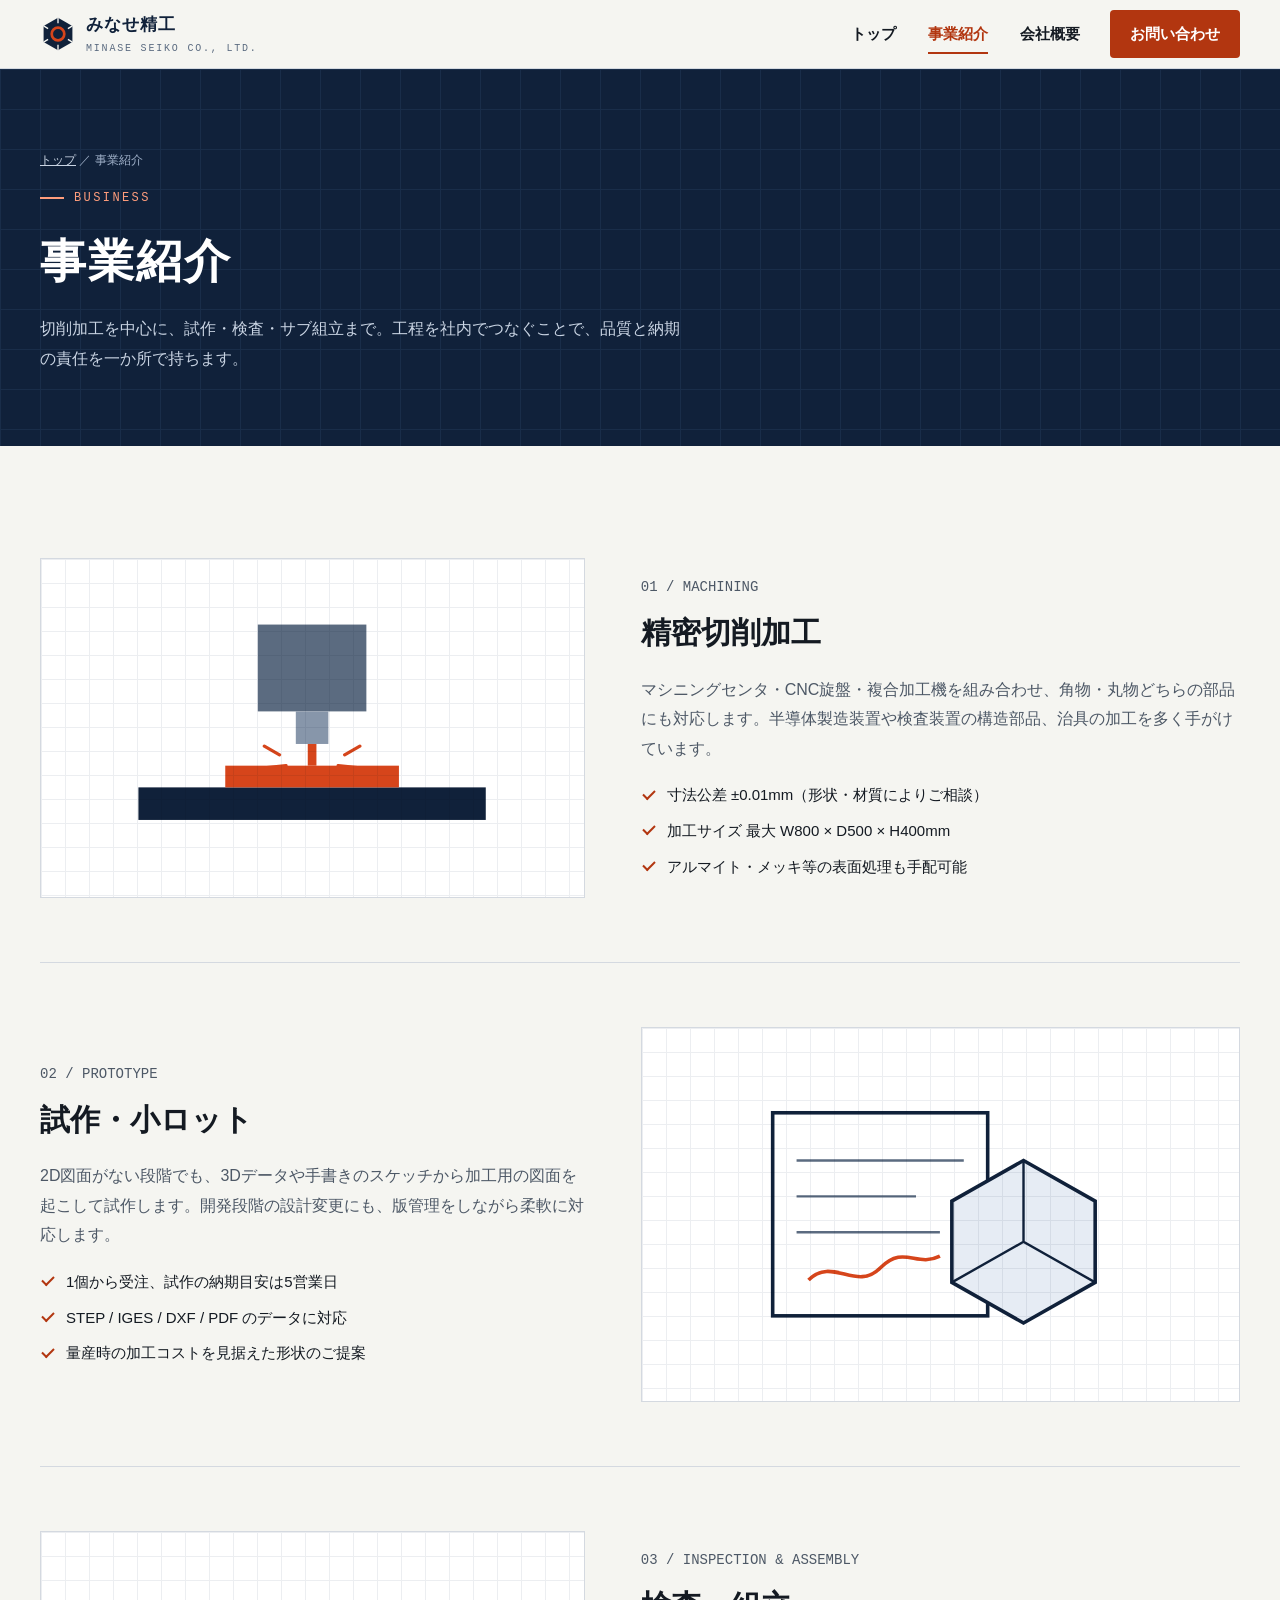
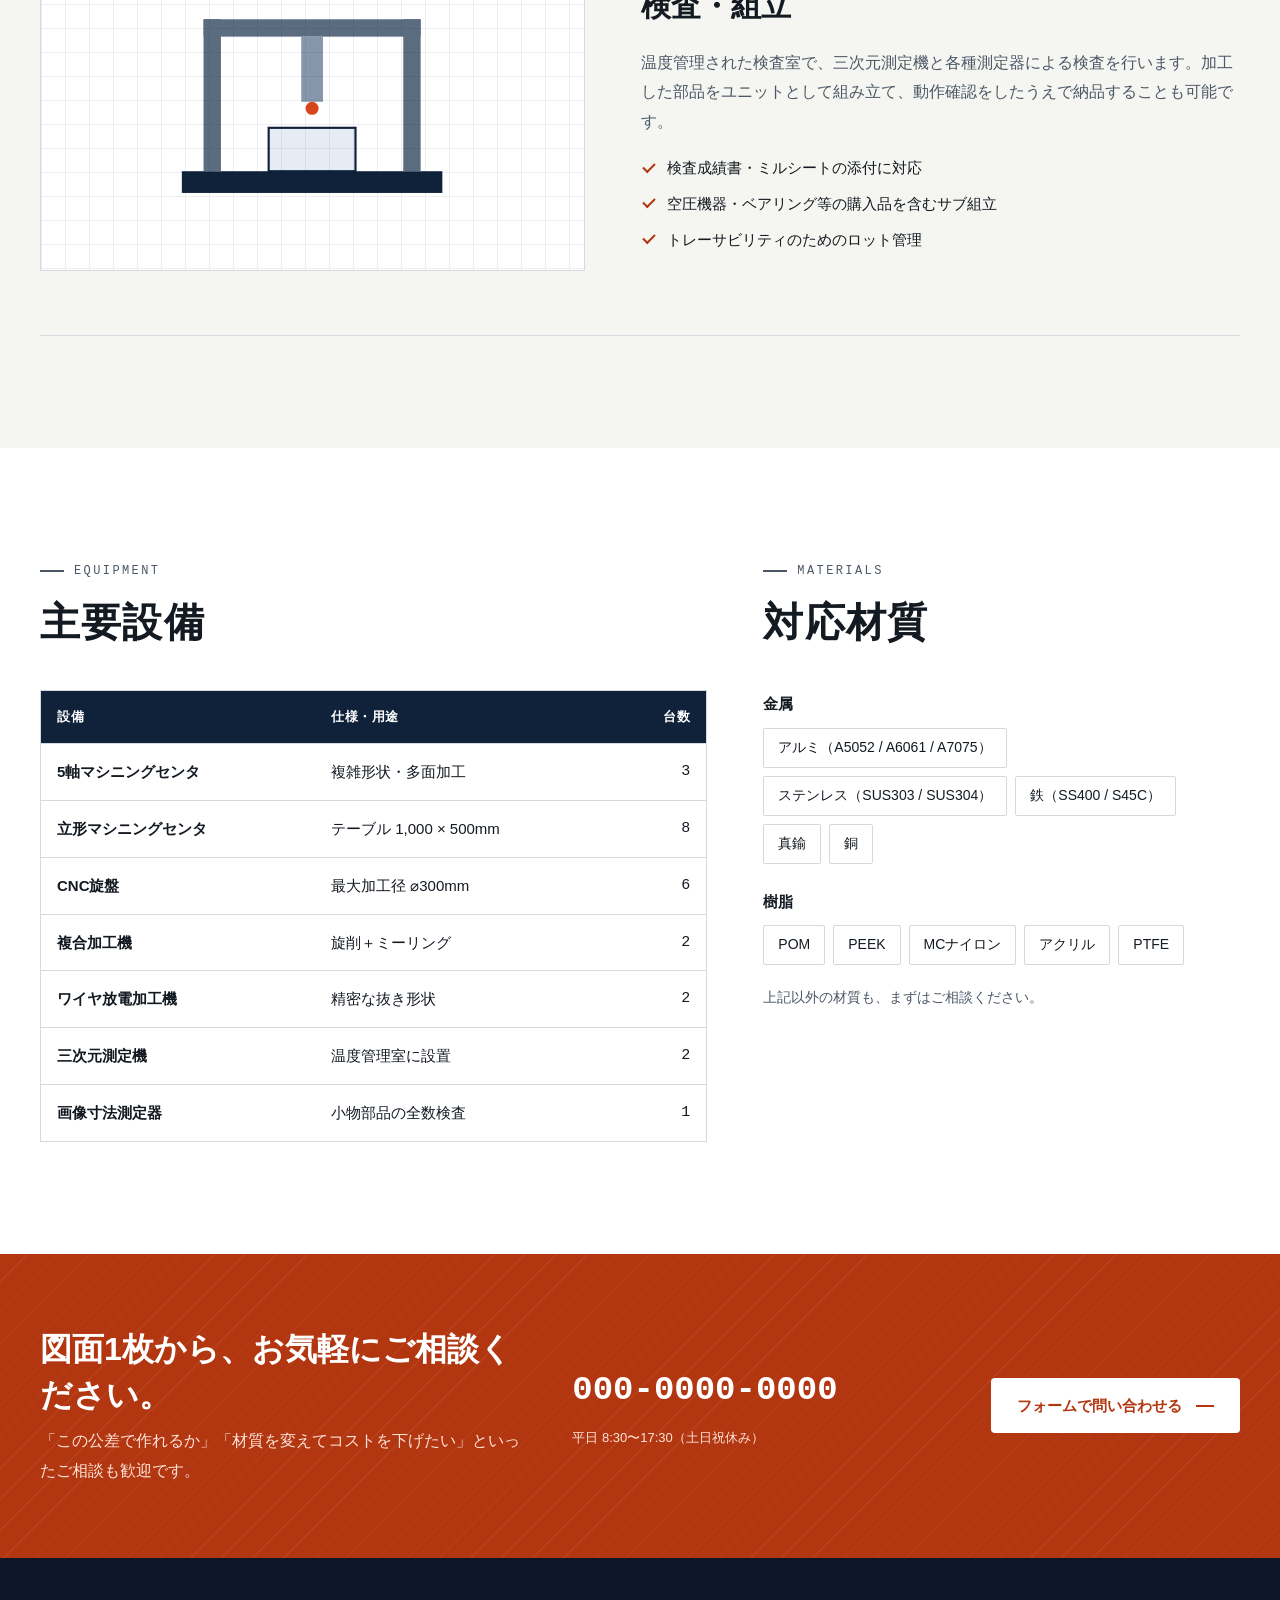
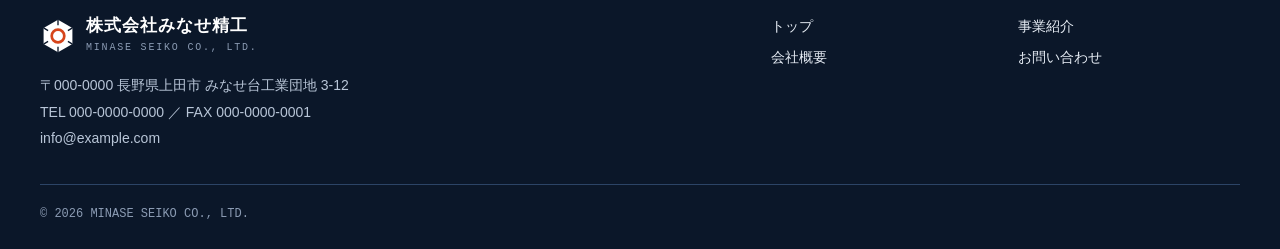
<file: works/corporate/business.html>
<!doctype html>
<html lang="ja">
<head>
<meta charset="utf-8">
<meta name="viewport" content="width=device-width, initial-scale=1">
<title>事業紹介｜株式会社みなせ精工</title>
<meta name="description" content="精密切削加工、試作・小ロット、検査・組立の3つの事業と、保有設備・対応材質のご紹介。">
<meta name="theme-color" content="#10213a">
<script>(function(h){try{if(!matchMedia('(prefers-reduced-motion: reduce)').matches)h.className+=' fx';}catch(e){}setTimeout(function(){if(!window.FX_READY)h.classList.remove('fx');},2500);})(document.documentElement);</script>
<link rel="stylesheet" href="wp-theme/villion-corporate/style.css">
<script src="wp-theme/villion-corporate/assets/main.js" defer></script>
</head>
<body>
<a class="skip-link" href="#main">本文へスキップ</a>
<header class="site-header">
  <div class="container site-header__in">
    <a class="site-logo" href="index.html">
      <svg viewBox="0 0 40 40" aria-hidden="true"><path d="M20 2l16 9v18l-16 9-16-9V11z" fill="#10213a"/><circle cx="20" cy="20" r="7" fill="none" stroke="#d6451b" stroke-width="3"/><path d="M20 2v6M36 11l-5 3M36 29l-5-3M20 38v-6M4 29l5-3M4 11l5 3" stroke="#f5f5f1" stroke-width="1.5"/></svg>
      <span><span class="site-logo__ja">みなせ精工</span><span class="site-logo__en">MINASE SEIKO CO., LTD.</span></span>
    </a>
    <button class="nav-toggle" type="button" aria-expanded="false" aria-controls="global-nav"><span></span><span></span><span></span><span class="screen-reader-text">メニューを開く</span></button>
    <nav id="global-nav" class="global-nav" aria-label="グローバルナビゲーション">
      <ul>
        <li><a href="index.html" data-en="TOP">トップ</a></li>
        <li><a href="business.html" data-en="BUSINESS" aria-current="page">事業紹介</a></li>
        <li><a href="company.html" data-en="COMPANY">会社概要</a></li>
        <li class="nav-cta"><a href="contact.html">お問い合わせ</a></li>
      </ul>
    </nav>
  </div>
</header>

<main id="main">
<section class="page-hero">
  <div class="container page-hero__in">
    <nav class="breadcrumb" aria-label="パンくずリスト"><a href="index.html">トップ</a> ／ 事業紹介</nav>
    <p class="eyebrow">BUSINESS</p>
    <h1>事業紹介</h1>
    <p>切削加工を中心に、試作・検査・サブ組立まで。工程を社内でつなぐことで、品質と納期の責任を一か所で持ちます。</p>
  </div>
</section>

<section class="section">
  <div class="container">
    <article class="biz" id="machining">
      <div class="biz__fig" aria-hidden="true">
        <svg viewBox="0 0 400 250"><rect x="40" y="180" width="320" height="30" fill="#10213a"/><rect x="150" y="30" width="100" height="80" fill="#5b6b80"/><rect x="185" y="110" width="30" height="30" fill="#8796aa"/><path d="M200 140v20" stroke="#d6451b" stroke-width="8"/><rect x="120" y="160" width="160" height="20" fill="#d6451b"/><g stroke="#d6451b" stroke-width="3" stroke-linecap="round"><path d="M170 150l-14-8M230 150l14-8M176 160l-20 2M224 160l20 2"/></g></svg>
      </div>
      <div>
        <p class="biz__no">01 / MACHINING</p>
        <h2>精密切削加工</h2>
        <p>マシニングセンタ・CNC旋盤・複合加工機を組み合わせ、角物・丸物どちらの部品にも対応します。半導体製造装置や検査装置の構造部品、治具の加工を多く手がけています。</p>
        <ul class="check">
          <li>寸法公差 ±0.01mm（形状・材質によりご相談）</li>
          <li>加工サイズ 最大 W800 × D500 × H400mm</li>
          <li>アルマイト・メッキ等の表面処理も手配可能</li>
        </ul>
      </div>
    </article>
    <article class="biz" id="prototype">
      <div class="biz__fig" aria-hidden="true">
        <svg viewBox="0 0 400 250"><rect x="60" y="40" width="180" height="170" fill="#ffffff" stroke="#10213a" stroke-width="3"/><g stroke="#5b6b80" stroke-width="2"><path d="M80 80h140M80 110h100M80 140h120"/></g><path d="M90 180c20-20 40 10 60-10s30 0 50-10" stroke="#d6451b" stroke-width="3" fill="none"/><path d="M270 80l60 34v68l-60 34-60-34v-68z" fill="#e6ecf4" stroke="#10213a" stroke-width="3"/><path d="M270 80v68l60 34M270 148l-60 34" stroke="#10213a" stroke-width="2" fill="none"/></svg>
      </div>
      <div>
        <p class="biz__no">02 / PROTOTYPE</p>
        <h2>試作・小ロット</h2>
        <p>2D図面がない段階でも、3Dデータや手書きのスケッチから加工用の図面を起こして試作します。開発段階の設計変更にも、版管理をしながら柔軟に対応します。</p>
        <ul class="check">
          <li>1個から受注、試作の納期目安は5営業日</li>
          <li>STEP / IGES / DXF / PDF のデータに対応</li>
          <li>量産時の加工コストを見据えた形状のご提案</li>
        </ul>
      </div>
    </article>
    <article class="biz" id="inspection">
      <div class="biz__fig" aria-hidden="true">
        <svg viewBox="0 0 400 250"><rect x="80" y="190" width="240" height="20" fill="#10213a"/><rect x="100" y="50" width="16" height="140" fill="#5b6b80"/><rect x="284" y="50" width="16" height="140" fill="#5b6b80"/><rect x="100" y="50" width="200" height="16" fill="#5b6b80"/><rect x="190" y="66" width="20" height="60" fill="#8796aa"/><circle cx="200" cy="132" r="6" fill="#d6451b"/><rect x="160" y="150" width="80" height="40" fill="#e6ecf4" stroke="#10213a" stroke-width="2"/></svg>
      </div>
      <div>
        <p class="biz__no">03 / INSPECTION &amp; ASSEMBLY</p>
        <h2>検査・組立</h2>
        <p>温度管理された検査室で、三次元測定機と各種測定器による検査を行います。加工した部品をユニットとして組み立て、動作確認をしたうえで納品することも可能です。</p>
        <ul class="check">
          <li>検査成績書・ミルシートの添付に対応</li>
          <li>空圧機器・ベアリング等の購入品を含むサブ組立</li>
          <li>トレーサビリティのためのロット管理</li>
        </ul>
      </div>
    </article>
  </div>
</section>

<section class="section section--white" aria-labelledby="equip-title">
  <div class="container two-col">
    <div>
      <div class="section-head">
        <p class="eyebrow">EQUIPMENT</p>
        <h2 id="equip-title">主要設備</h2>
      </div>
      <div class="table-wrap">
        <table class="data-table">
          <thead><tr><th scope="col">設備</th><th scope="col">仕様・用途</th><th scope="col" style="text-align:right">台数</th></tr></thead>
          <tbody>
            <tr><th scope="row">5軸マシニングセンタ</th><td>複雑形状・多面加工</td><td class="num">3</td></tr>
            <tr><th scope="row">立形マシニングセンタ</th><td>テーブル 1,000 × 500mm</td><td class="num">8</td></tr>
            <tr><th scope="row">CNC旋盤</th><td>最大加工径 ⌀300mm</td><td class="num">6</td></tr>
            <tr><th scope="row">複合加工機</th><td>旋削＋ミーリング</td><td class="num">2</td></tr>
            <tr><th scope="row">ワイヤ放電加工機</th><td>精密な抜き形状</td><td class="num">2</td></tr>
            <tr><th scope="row">三次元測定機</th><td>温度管理室に設置</td><td class="num">2</td></tr>
            <tr><th scope="row">画像寸法測定器</th><td>小物部品の全数検査</td><td class="num">1</td></tr>
          </tbody>
        </table>
      </div>
    </div>
    <div>
      <div class="section-head">
        <p class="eyebrow">MATERIALS</p>
        <h2>対応材質</h2>
      </div>
      <h3 style="font-size:15px;margin-bottom:10px">金属</h3>
      <ul class="chips"><li>アルミ（A5052 / A6061 / A7075）</li><li>ステンレス（SUS303 / SUS304）</li><li>鉄（SS400 / S45C）</li><li>真鍮</li><li>銅</li></ul>
      <h3 style="font-size:15px;margin:24px 0 10px">樹脂</h3>
      <ul class="chips"><li>POM</li><li>PEEK</li><li>MCナイロン</li><li>アクリル</li><li>PTFE</li></ul>
      <p style="margin-top:20px;font-size:14px;color:var(--ink-sub)">上記以外の材質も、まずはご相談ください。</p>
    </div>
  </div>
</section>
<section class="cta-band" aria-labelledby="cta-title">
  <div class="container cta-band__in">
    <div>
      <h2 id="cta-title">図面1枚から、お気軽にご相談ください。</h2>
      <p>「この公差で作れるか」「材質を変えてコストを下げたい」といったご相談も歓迎です。</p>
    </div>
    <div>
      <a class="cta-band__tel" href="tel:000-0000-0000">000-0000-0000</a>
      <span class="cta-band__tel-note">平日 8:30〜17:30（土日祝休み）</span>
    </div>
    <a class="btn" href="contact.html">フォームで問い合わせる</a>
  </div>
</section>
</main>

<footer class="site-footer">
  <div class="container site-footer__in">
    <div>
      <a class="site-logo" href="index.html">
        <svg viewBox="0 0 40 40" aria-hidden="true"><path d="M20 2l16 9v18l-16 9-16-9V11z" fill="#ffffff"/><circle cx="20" cy="20" r="7" fill="none" stroke="#d6451b" stroke-width="3"/><path d="M20 2v6M36 11l-5 3M36 29l-5-3M20 38v-6M4 29l5-3M4 11l5 3" stroke="#0b1729" stroke-width="1.5"/></svg>
        <span><span class="site-logo__ja">株式会社みなせ精工</span><span class="site-logo__en">MINASE SEIKO CO., LTD.</span></span>
      </a>
      <address>〒000-0000 長野県上田市 みなせ台工業団地 3-12<br>TEL 000-0000-0000 ／ FAX 000-0000-0001<br>info@example.com</address>
    </div>
    <nav class="footer-nav" aria-label="フッターナビゲーション">
      <ul>
        <li><a href="index.html">トップ</a></li>
        <li><a href="business.html">事業紹介</a></li>
        <li><a href="company.html">会社概要</a></li>
        <li><a href="contact.html">お問い合わせ</a></li>
      </ul>
    </nav>
  </div>
  <div class="container site-footer__copy">&copy; 2026 MINASE SEIKO CO., LTD.</div>
</footer>
</body>
</html>
</file>
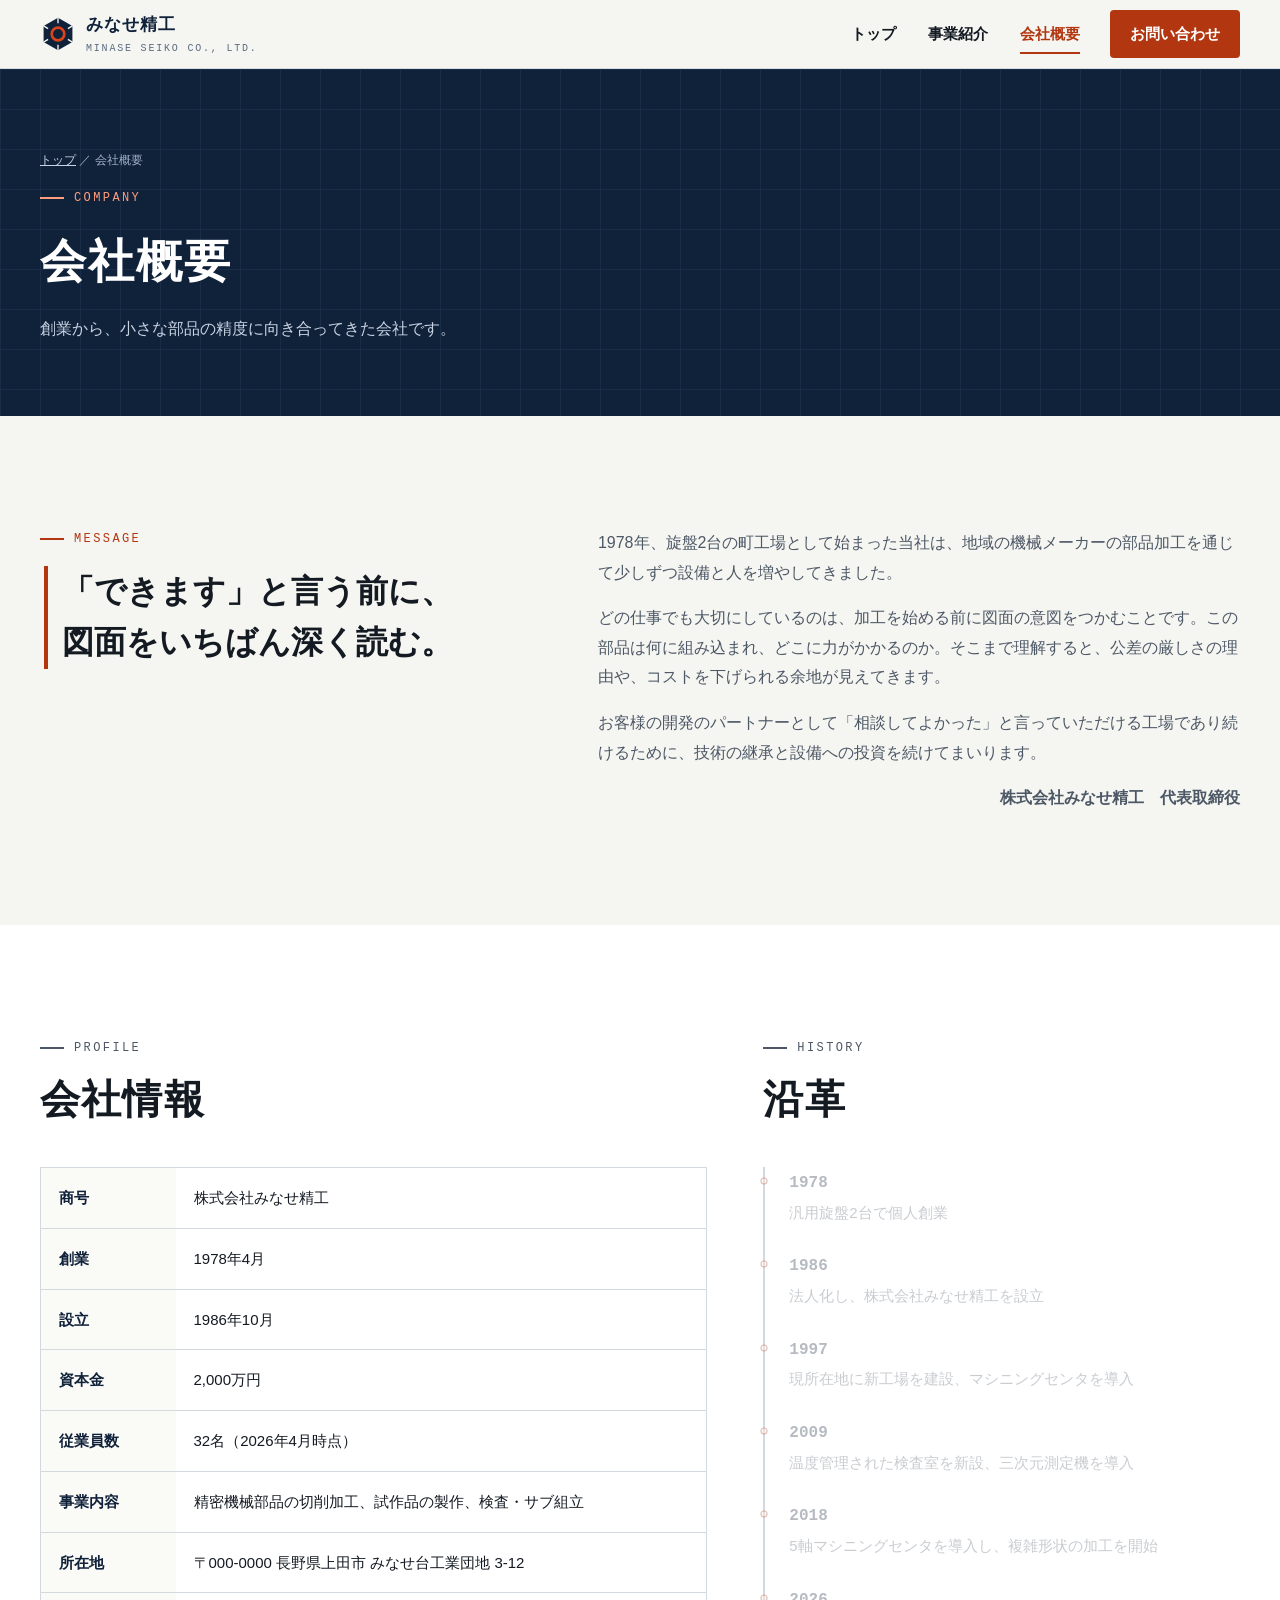
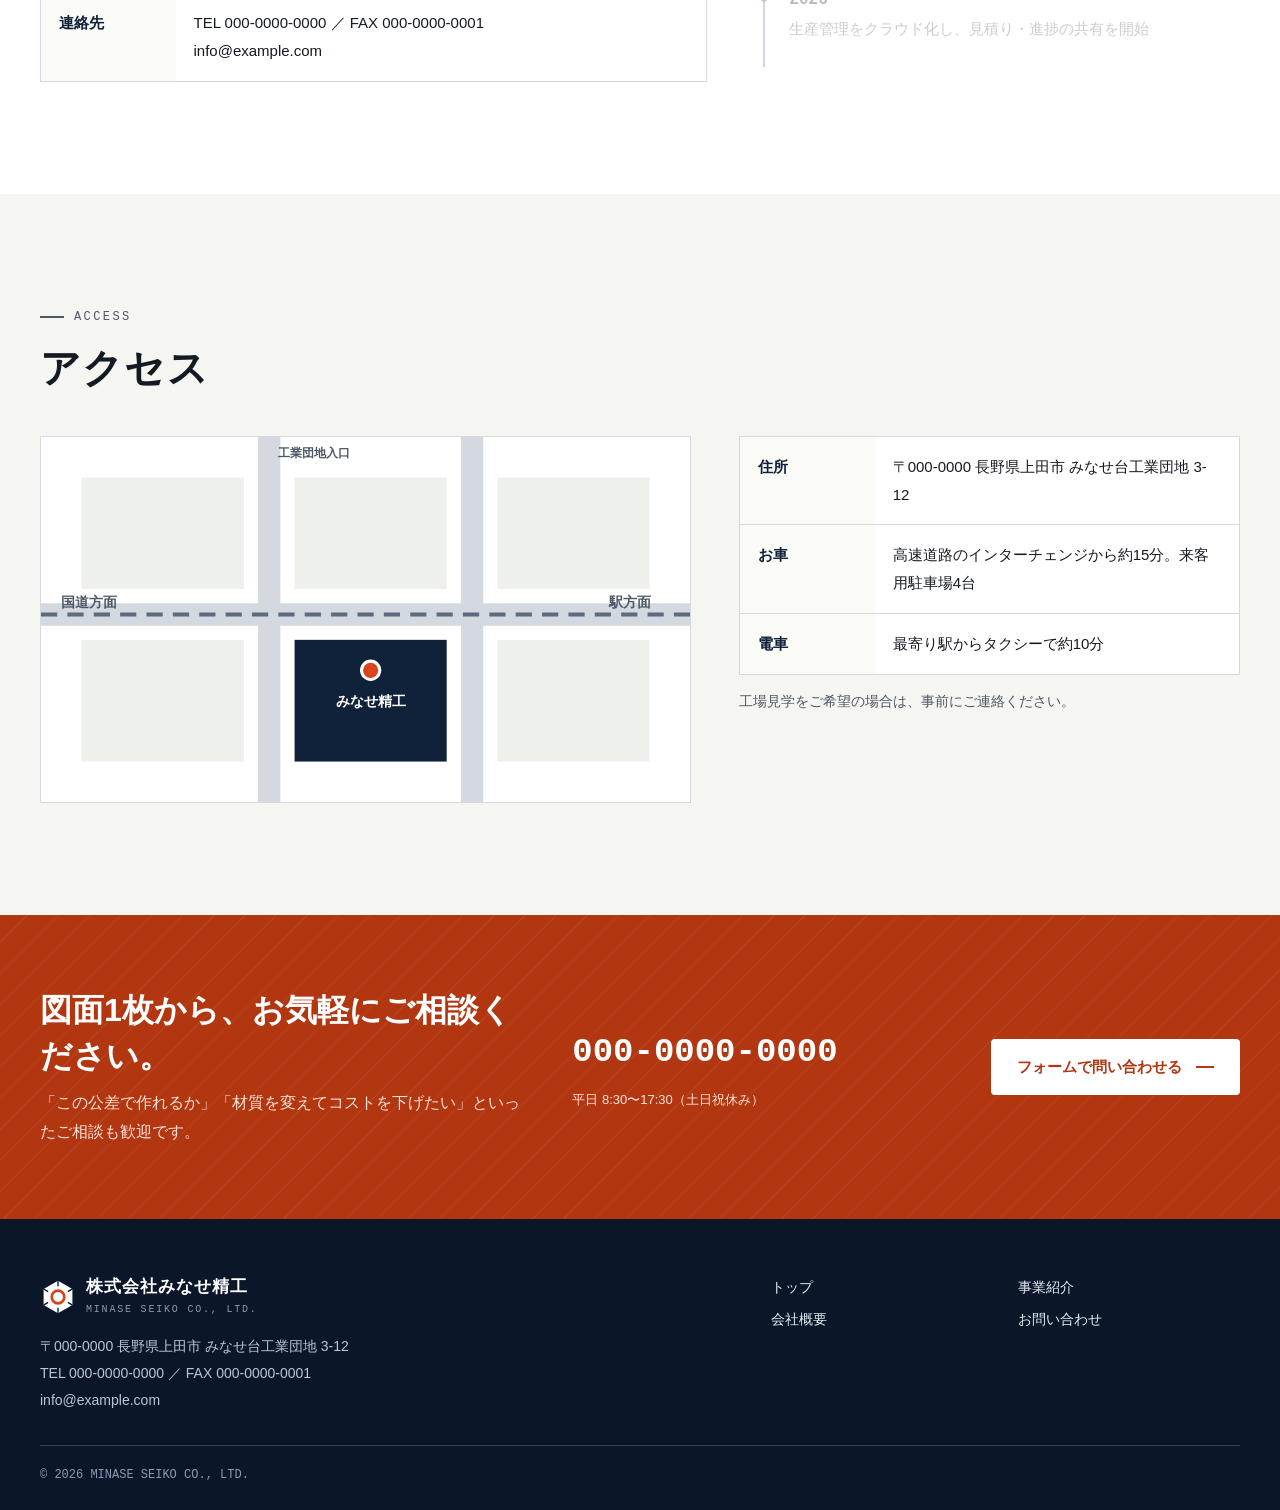
<file: works/corporate/company.html>
<!doctype html>
<html lang="ja">
<head>
<meta charset="utf-8">
<meta name="viewport" content="width=device-width, initial-scale=1">
<title>会社概要｜株式会社みなせ精工</title>
<meta name="description" content="株式会社みなせ精工の代表メッセージ、会社情報、沿革、アクセスのご案内。">
<meta name="theme-color" content="#10213a">
<script>(function(h){try{if(!matchMedia('(prefers-reduced-motion: reduce)').matches)h.className+=' fx';}catch(e){}setTimeout(function(){if(!window.FX_READY)h.classList.remove('fx');},2500);})(document.documentElement);</script>
<link rel="stylesheet" href="wp-theme/villion-corporate/style.css">
<script src="wp-theme/villion-corporate/assets/main.js" defer></script>
</head>
<body>
<a class="skip-link" href="#main">本文へスキップ</a>
<header class="site-header">
  <div class="container site-header__in">
    <a class="site-logo" href="index.html">
      <svg viewBox="0 0 40 40" aria-hidden="true"><path d="M20 2l16 9v18l-16 9-16-9V11z" fill="#10213a"/><circle cx="20" cy="20" r="7" fill="none" stroke="#d6451b" stroke-width="3"/><path d="M20 2v6M36 11l-5 3M36 29l-5-3M20 38v-6M4 29l5-3M4 11l5 3" stroke="#f5f5f1" stroke-width="1.5"/></svg>
      <span><span class="site-logo__ja">みなせ精工</span><span class="site-logo__en">MINASE SEIKO CO., LTD.</span></span>
    </a>
    <button class="nav-toggle" type="button" aria-expanded="false" aria-controls="global-nav"><span></span><span></span><span></span><span class="screen-reader-text">メニューを開く</span></button>
    <nav id="global-nav" class="global-nav" aria-label="グローバルナビゲーション">
      <ul>
        <li><a href="index.html" data-en="TOP">トップ</a></li>
        <li><a href="business.html" data-en="BUSINESS">事業紹介</a></li>
        <li><a href="company.html" data-en="COMPANY" aria-current="page">会社概要</a></li>
        <li class="nav-cta"><a href="contact.html">お問い合わせ</a></li>
      </ul>
    </nav>
  </div>
</header>

<main id="main">
<section class="page-hero">
  <div class="container page-hero__in">
    <nav class="breadcrumb" aria-label="パンくずリスト"><a href="index.html">トップ</a> ／ 会社概要</nav>
    <p class="eyebrow">COMPANY</p>
    <h1>会社概要</h1>
    <p>創業から、小さな部品の精度に向き合ってきた会社です。</p>
  </div>
</section>

<section class="section" aria-labelledby="msg-title">
  <div class="container">
    <div class="message">
      <div>
        <p class="eyebrow">MESSAGE</p>
        <h2 id="msg-title" class="screen-reader-text">代表メッセージ</h2>
        <p class="message__quote" style="margin-top:16px">「できます」と言う前に、<br>図面をいちばん深く読む。</p>
      </div>
      <div class="message__body">
        <p>1978年、旋盤2台の町工場として始まった当社は、地域の機械メーカーの部品加工を通じて少しずつ設備と人を増やしてきました。</p>
        <p>どの仕事でも大切にしているのは、加工を始める前に図面の意図をつかむことです。この部品は何に組み込まれ、どこに力がかかるのか。そこまで理解すると、公差の厳しさの理由や、コストを下げられる余地が見えてきます。</p>
        <p>お客様の開発のパートナーとして「相談してよかった」と言っていただける工場であり続けるために、技術の継承と設備への投資を続けてまいります。</p>
        <p class="message__sign">株式会社みなせ精工　代表取締役</p>
      </div>
    </div>
  </div>
</section>

<section class="section section--white" aria-labelledby="profile-title">
  <div class="container two-col">
    <div>
      <div class="section-head">
        <p class="eyebrow">PROFILE</p>
        <h2 id="profile-title">会社情報</h2>
      </div>
      <table class="profile">
        <tbody>
          <tr><th scope="row">商号</th><td>株式会社みなせ精工</td></tr>
          <tr><th scope="row">創業</th><td>1978年4月</td></tr>
          <tr><th scope="row">設立</th><td>1986年10月</td></tr>
          <tr><th scope="row">資本金</th><td>2,000万円</td></tr>
          <tr><th scope="row">従業員数</th><td>32名（2026年4月時点）</td></tr>
          <tr><th scope="row">事業内容</th><td>精密機械部品の切削加工、試作品の製作、検査・サブ組立</td></tr>
          <tr><th scope="row">所在地</th><td>〒000-0000 長野県上田市 みなせ台工業団地 3-12</td></tr>
          <tr><th scope="row">連絡先</th><td>TEL 000-0000-0000 ／ FAX 000-0000-0001<br>info@example.com</td></tr>
        </tbody>
      </table>
    </div>
    <div>
      <div class="section-head">
        <p class="eyebrow">HISTORY</p>
        <h2>沿革</h2>
      </div>
      <ol class="history">
        <li><time>1978</time><p>汎用旋盤2台で個人創業</p></li>
        <li><time>1986</time><p>法人化し、株式会社みなせ精工を設立</p></li>
        <li><time>1997</time><p>現所在地に新工場を建設、マシニングセンタを導入</p></li>
        <li><time>2009</time><p>温度管理された検査室を新設、三次元測定機を導入</p></li>
        <li><time>2018</time><p>5軸マシニングセンタを導入し、複雑形状の加工を開始</p></li>
        <li><time>2026</time><p>生産管理をクラウド化し、見積り・進捗の共有を開始</p></li>
      </ol>
    </div>
  </div>
</section>

<section class="section" aria-labelledby="access-title">
  <div class="container">
    <div class="section-head">
      <p class="eyebrow">ACCESS</p>
      <h2 id="access-title">アクセス</h2>
    </div>
    <div class="access">
      <div class="access__map">
        <svg viewBox="0 0 640 360" role="img" aria-labelledby="map-t">
          <title id="map-t">工業団地内の当社工場の位置を示した概略図。国道から工業団地入口を入り、2本目の角に工場があります</title>
          <rect width="640" height="360" fill="#ffffff"/>
          <g fill="#eef0ec"><rect x="40" y="40" width="160" height="110"/><rect x="40" y="200" width="160" height="120"/><rect x="250" y="40" width="150" height="110"/><rect x="450" y="40" width="150" height="110"/><rect x="450" y="200" width="150" height="120"/></g>
          <rect x="250" y="200" width="150" height="120" fill="#10213a"/>
          <g stroke="#d4d9e0" stroke-width="22" fill="none"><path d="M0 175h640M225 0v360M425 0v360"/></g>
          <path d="M0 175h640" stroke="#5b6b80" stroke-width="4" stroke-dasharray="16 10"/>
          <g font-family="Hiragino Sans, Noto Sans JP, sans-serif" font-size="14" font-weight="700">
            <text x="325" y="265" text-anchor="middle" fill="#ffffff">みなせ精工</text>
            <text x="20" y="168" fill="#4d5866">国道方面</text>
            <text x="560" y="168" fill="#4d5866">駅方面</text>
            <text x="234" y="20" fill="#4d5866" font-size="12">工業団地入口</text>
          </g>
          <circle cx="325" cy="230" r="9" fill="#d6451b" stroke="#fff" stroke-width="3"/>
        </svg>
      </div>
      <div>
        <table class="profile">
          <tbody>
            <tr><th scope="row">住所</th><td>〒000-0000 長野県上田市 みなせ台工業団地 3-12</td></tr>
            <tr><th scope="row">お車</th><td>高速道路のインターチェンジから約15分。来客用駐車場4台</td></tr>
            <tr><th scope="row">電車</th><td>最寄り駅からタクシーで約10分</td></tr>
          </tbody>
        </table>
        <p style="margin-top:14px;font-size:14px;color:var(--ink-sub)">工場見学をご希望の場合は、事前にご連絡ください。</p>
      </div>
    </div>
  </div>
</section>
<section class="cta-band" aria-labelledby="cta-title">
  <div class="container cta-band__in">
    <div>
      <h2 id="cta-title">図面1枚から、お気軽にご相談ください。</h2>
      <p>「この公差で作れるか」「材質を変えてコストを下げたい」といったご相談も歓迎です。</p>
    </div>
    <div>
      <a class="cta-band__tel" href="tel:000-0000-0000">000-0000-0000</a>
      <span class="cta-band__tel-note">平日 8:30〜17:30（土日祝休み）</span>
    </div>
    <a class="btn" href="contact.html">フォームで問い合わせる</a>
  </div>
</section>
</main>

<footer class="site-footer">
  <div class="container site-footer__in">
    <div>
      <a class="site-logo" href="index.html">
        <svg viewBox="0 0 40 40" aria-hidden="true"><path d="M20 2l16 9v18l-16 9-16-9V11z" fill="#ffffff"/><circle cx="20" cy="20" r="7" fill="none" stroke="#d6451b" stroke-width="3"/><path d="M20 2v6M36 11l-5 3M36 29l-5-3M20 38v-6M4 29l5-3M4 11l5 3" stroke="#0b1729" stroke-width="1.5"/></svg>
        <span><span class="site-logo__ja">株式会社みなせ精工</span><span class="site-logo__en">MINASE SEIKO CO., LTD.</span></span>
      </a>
      <address>〒000-0000 長野県上田市 みなせ台工業団地 3-12<br>TEL 000-0000-0000 ／ FAX 000-0000-0001<br>info@example.com</address>
    </div>
    <nav class="footer-nav" aria-label="フッターナビゲーション">
      <ul>
        <li><a href="index.html">トップ</a></li>
        <li><a href="business.html">事業紹介</a></li>
        <li><a href="company.html">会社概要</a></li>
        <li><a href="contact.html">お問い合わせ</a></li>
      </ul>
    </nav>
  </div>
  <div class="container site-footer__copy">&copy; 2026 MINASE SEIKO CO., LTD.</div>
</footer>
</body>
</html>
</file>
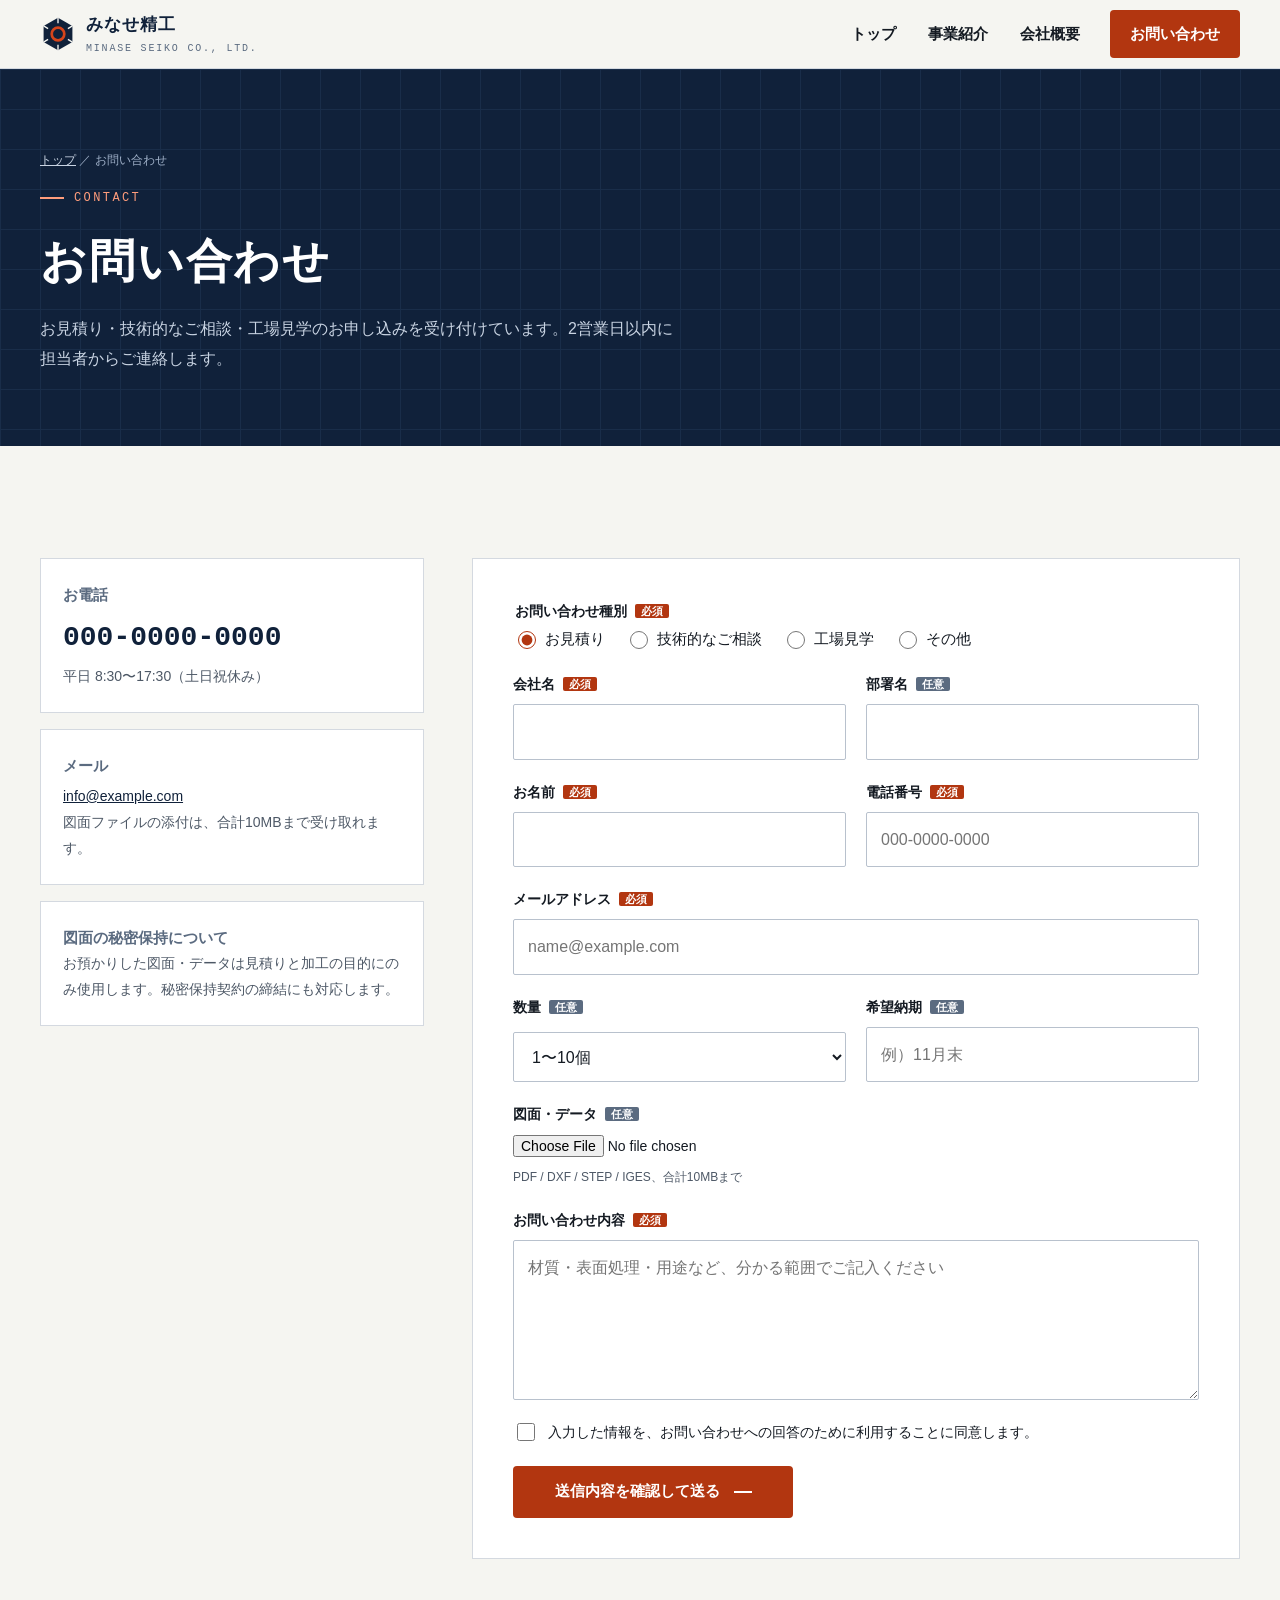
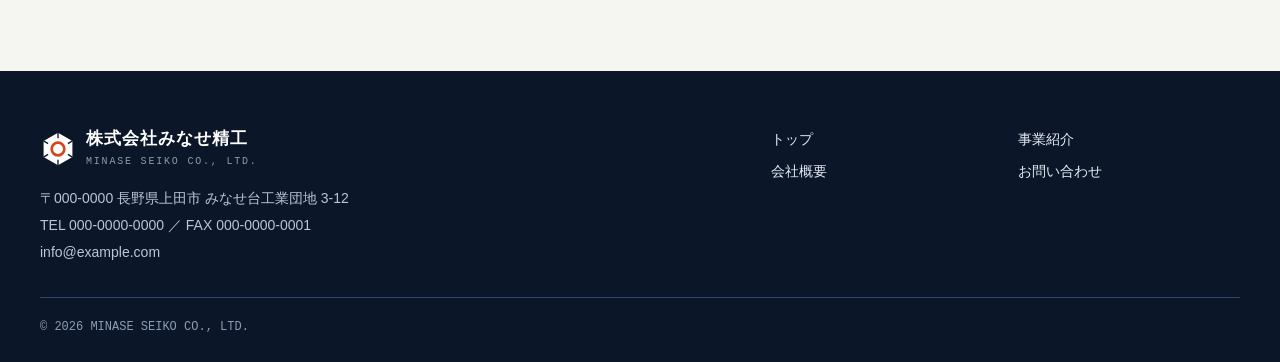
<file: works/corporate/contact.html>
<!doctype html>
<html lang="ja">
<head>
<meta charset="utf-8">
<meta name="viewport" content="width=device-width, initial-scale=1">
<title>お問い合わせ｜株式会社みなせ精工</title>
<meta name="description" content="精密部品加工のお見積り、技術的なご相談、工場見学のお申し込みはこちらから。図面ファイルを添付してお問い合わせいただけます。">
<meta name="theme-color" content="#10213a">
<script>(function(h){try{if(!matchMedia('(prefers-reduced-motion: reduce)').matches)h.className+=' fx';}catch(e){}setTimeout(function(){if(!window.FX_READY)h.classList.remove('fx');},2500);})(document.documentElement);</script>
<link rel="stylesheet" href="wp-theme/villion-corporate/style.css">
<script src="wp-theme/villion-corporate/assets/main.js" defer></script>
</head>
<body>
<a class="skip-link" href="#main">本文へスキップ</a>
<header class="site-header">
  <div class="container site-header__in">
    <a class="site-logo" href="index.html">
      <svg viewBox="0 0 40 40" aria-hidden="true"><path d="M20 2l16 9v18l-16 9-16-9V11z" fill="#10213a"/><circle cx="20" cy="20" r="7" fill="none" stroke="#d6451b" stroke-width="3"/><path d="M20 2v6M36 11l-5 3M36 29l-5-3M20 38v-6M4 29l5-3M4 11l5 3" stroke="#f5f5f1" stroke-width="1.5"/></svg>
      <span><span class="site-logo__ja">みなせ精工</span><span class="site-logo__en">MINASE SEIKO CO., LTD.</span></span>
    </a>
    <button class="nav-toggle" type="button" aria-expanded="false" aria-controls="global-nav"><span></span><span></span><span></span><span class="screen-reader-text">メニューを開く</span></button>
    <nav id="global-nav" class="global-nav" aria-label="グローバルナビゲーション">
      <ul>
        <li><a href="index.html" data-en="TOP">トップ</a></li>
        <li><a href="business.html" data-en="BUSINESS">事業紹介</a></li>
        <li><a href="company.html" data-en="COMPANY">会社概要</a></li>
        <li class="nav-cta"><a href="contact.html" aria-current="page">お問い合わせ</a></li>
      </ul>
    </nav>
  </div>
</header>

<main id="main">
<section class="page-hero">
  <div class="container page-hero__in">
    <nav class="breadcrumb" aria-label="パンくずリスト"><a href="index.html">トップ</a> ／ お問い合わせ</nav>
    <p class="eyebrow">CONTACT</p>
    <h1>お問い合わせ</h1>
    <p>お見積り・技術的なご相談・工場見学のお申し込みを受け付けています。2営業日以内に担当者からご連絡します。</p>
  </div>
</section>

<section class="section">
  <div class="container contact-grid">
    <aside class="contact-side" aria-label="お電話・メールでのお問い合わせ">
      <div class="contact-card">
        <h2>お電話</h2>
        <a class="tel" href="tel:000-0000-0000">000-0000-0000</a>
        <p>平日 8:30〜17:30（土日祝休み）</p>
      </div>
      <div class="contact-card">
        <h2>メール</h2>
        <p style="margin-top:4px"><a href="mailto:info@example.com">info@example.com</a></p>
        <p>図面ファイルの添付は、合計10MBまで受け取れます。</p>
      </div>
      <div class="contact-card">
        <h2>図面の秘密保持について</h2>
        <p>お預かりした図面・データは見積りと加工の目的にのみ使用します。秘密保持契約の締結にも対応します。</p>
      </div>
    </aside>

    <form class="form js-contact" action="#" method="post">
      <div class="form-row form-row--wide">
        <fieldset>
          <legend>お問い合わせ種別<span class="badge">必須</span></legend>
          <div class="radio-row">
            <label><input type="radio" name="kind" value="estimate" checked>お見積り</label>
            <label><input type="radio" name="kind" value="tech">技術的なご相談</label>
            <label><input type="radio" name="kind" value="visit">工場見学</label>
            <label><input type="radio" name="kind" value="other">その他</label>
          </div>
        </fieldset>
      </div>
      <div class="form-row"><label for="c-company">会社名<span class="badge">必須</span></label><input id="c-company" type="text" name="company" autocomplete="organization" required></div>
      <div class="form-row"><label for="c-dept">部署名<span class="badge badge--opt">任意</span></label><input id="c-dept" type="text" name="department"></div>
      <div class="form-row"><label for="c-name">お名前<span class="badge">必須</span></label><input id="c-name" type="text" name="name" autocomplete="name" required></div>
      <div class="form-row"><label for="c-tel">電話番号<span class="badge">必須</span></label><input id="c-tel" type="tel" name="tel" autocomplete="tel" placeholder="000-0000-0000" required></div>
      <div class="form-row form-row--wide"><label for="c-mail">メールアドレス<span class="badge">必須</span></label><input id="c-mail" type="email" name="email" autocomplete="email" placeholder="name@example.com" required></div>
      <div class="form-row"><label for="c-qty">数量<span class="badge badge--opt">任意</span></label>
        <select id="c-qty" name="qty"><option>1〜10個</option><option>11〜100個</option><option>101〜1,000個</option><option>1,001個以上</option><option>未定</option></select>
      </div>
      <div class="form-row"><label for="c-due">希望納期<span class="badge badge--opt">任意</span></label><input id="c-due" type="text" name="due" placeholder="例）11月末"></div>
      <div class="form-row form-row--wide"><label for="c-file">図面・データ<span class="badge badge--opt">任意</span></label><input id="c-file" type="file" name="drawing" accept=".pdf,.dxf,.step,.stp,.igs,.iges" aria-describedby="c-file-hint"><span class="hint" id="c-file-hint">PDF / DXF / STEP / IGES、合計10MBまで</span></div>
      <div class="form-row form-row--wide"><label for="c-msg">お問い合わせ内容<span class="badge">必須</span></label><textarea id="c-msg" name="message" required placeholder="材質・表面処理・用途など、分かる範囲でご記入ください"></textarea></div>
      <label class="agree"><input type="checkbox" name="agree" required><span>入力した情報を、お問い合わせへの回答のために利用することに同意します。</span></label>
      <button class="btn btn--primary" type="submit">送信内容を確認して送る</button>
      <p class="form-done" role="status" aria-live="polite" tabindex="-1">お問い合わせを受け付けました。2営業日以内に担当者からご連絡します。</p>
    </form>
  </div>
</section>
</main>

<footer class="site-footer">
  <div class="container site-footer__in">
    <div>
      <a class="site-logo" href="index.html">
        <svg viewBox="0 0 40 40" aria-hidden="true"><path d="M20 2l16 9v18l-16 9-16-9V11z" fill="#ffffff"/><circle cx="20" cy="20" r="7" fill="none" stroke="#d6451b" stroke-width="3"/><path d="M20 2v6M36 11l-5 3M36 29l-5-3M20 38v-6M4 29l5-3M4 11l5 3" stroke="#0b1729" stroke-width="1.5"/></svg>
        <span><span class="site-logo__ja">株式会社みなせ精工</span><span class="site-logo__en">MINASE SEIKO CO., LTD.</span></span>
      </a>
      <address>〒000-0000 長野県上田市 みなせ台工業団地 3-12<br>TEL 000-0000-0000 ／ FAX 000-0000-0001<br>info@example.com</address>
    </div>
    <nav class="footer-nav" aria-label="フッターナビゲーション">
      <ul>
        <li><a href="index.html">トップ</a></li>
        <li><a href="business.html">事業紹介</a></li>
        <li><a href="company.html">会社概要</a></li>
        <li><a href="contact.html">お問い合わせ</a></li>
      </ul>
    </nav>
  </div>
  <div class="container site-footer__copy">&copy; 2026 MINASE SEIKO CO., LTD.</div>
</footer>
</body>
</html>
</file>
<file: assets/css/works.css>
/* ==========================================================================
   VILLION Works — works.css
   会社サイト（villion-site）と同じブランド：白・黒・グレー、細いMulish、差し色の赤は少しだけ。
   動きの「途中の状態」はすべて html.motion の下にだけ書く。
   JSが無い／動きを減らす設定のときは、最初から完成した状態で表示される。
   ========================================================================== */

@font-face {
  font-family: "Mulish";
  src: url("../fonts/Mulish.ttf") format("truetype");
  font-weight: 200 1000;
  font-style: normal;
  font-display: swap;
}

:root {
  --ink: #111111;
  --ink2: #2e2e2e;
  --sub: #6f6f6f;
  --mute: #a6a6a6;
  --line: #e7e7e7;
  --line2: #cfcfcf;
  --paper: #ffffff;
  --gray: #f4f4f4;
  --black: #0b0b0b;
  --red: #c8102e;
  --en: "Mulish", "Helvetica Neue", Arial, sans-serif;
  --ja: "Mulish", "Hiragino Sans", "Hiragino Kaku Gothic ProN", "Noto Sans JP", "Yu Gothic", sans-serif;
  --mono: "SF Mono", ui-monospace, Menlo, Consolas, monospace;
  --gut: clamp(16px, 5vw, 72px);
  --max: 1320px;
  --hd: 72px;
  --ease: cubic-bezier(.16, 1, .3, 1);
  --ease2: cubic-bezier(.65, 0, .35, 1);
}

*, *::before, *::after { box-sizing: border-box; }
html { -webkit-text-size-adjust: 100%; text-size-adjust: 100%; overflow-x: hidden; }
@supports (overflow: clip) { html { overflow-x: clip; } }
body {
  margin: 0; font-family: var(--ja); font-weight: 300; font-size: 15px; line-height: 2; letter-spacing: .04em;
  color: var(--ink); background: var(--paper);
  -webkit-font-smoothing: antialiased; -moz-osx-font-smoothing: grayscale;
  overflow-x: hidden;
}
@supports (overflow: clip) { body { overflow-x: clip; } }
img, svg { display: block; max-width: 100%; }
a { color: inherit; text-decoration: none; }
h1, h2, h3, h4, p, ul, ol, dl, dd, figure { margin: 0; }
ul, ol { padding: 0; list-style: none; }
h1, h2, h3 { font-weight: 300; }
b, strong { font-weight: 500; }
::selection { background: var(--ink); color: #fff; }
:focus-visible { outline: 1px solid currentColor; outline-offset: 4px; }
.sprite { position: absolute; width: 0; height: 0; overflow: hidden; }
.sr { position: absolute; width: 1px; height: 1px; overflow: hidden; clip: rect(0 0 0 0); white-space: nowrap; }
.skip { position: absolute; left: 16px; top: -60px; z-index: 100; background: var(--ink); color: #fff; padding: 8px 16px; font-size: 13px; }
.skip:focus { top: 12px; }
.wrap { width: 100%; max-width: var(--max); margin: 0 auto; padding: 0 var(--gut); }

/* ---------- 文字の部品 ---------- */
.eyebrow {
  display: flex; align-items: center; gap: 14px;
  font-family: var(--en); font-weight: 400; font-size: 11px; line-height: 1.4;
  letter-spacing: .32em; text-transform: uppercase; color: var(--sub);
}
.eyebrow::before { content: ""; width: 28px; height: 1px; background: currentColor; flex: none; }
.h2 { font-size: clamp(26px, 3.4vw, 46px); line-height: 1.6; letter-spacing: .08em; font-weight: 300; }
.textlink {
  background-image: linear-gradient(var(--line2), var(--line2)), linear-gradient(currentColor, currentColor);
  background-size: 100% 1px, 0% 1px; background-position: 0 100%, 100% 100%; background-repeat: no-repeat;
  transition: background-size .6s var(--ease); padding-bottom: 2px; font-size: 13px; letter-spacing: .1em;
}
.textlink:hover { background-size: 100% 1px, 100% 1px; background-position: 0 100%, 0 100%; }
.tags { display: flex; flex-wrap: wrap; gap: 6px; }
.tags li { font-family: var(--en); font-size: 11px; letter-spacing: .06em; line-height: 1; padding: 7px 11px; border: 1px solid var(--line2); border-radius: 999px; color: var(--ink2); }

/* ---------- ボタン ---------- */
.btn {
  position: relative; display: inline-flex; align-items: center; gap: 16px; align-self: flex-start;
  height: 52px; padding: 0 28px; border-radius: 999px; overflow: hidden; white-space: nowrap;
  background: var(--ink); color: #fff; border: 1px solid var(--ink);
  font-size: 13px; letter-spacing: .14em; font-weight: 400; line-height: 1; isolation: isolate;
  transition: transform .7s var(--ease), color .45s var(--ease);
}
.btn::before { content: ""; position: absolute; inset: -1px; z-index: -1; border-radius: inherit; background: #3a3a3a; transform: translateY(102%); transition: transform .55s var(--ease); }
.btn:hover::before { transform: none; }
.btn .arrow { display: inline-block; font-family: var(--en); transition: transform .55s var(--ease); }
.btn:hover .arrow { transform: translateX(5px); }
.btn--light { background: #fff; color: var(--ink); border-color: #fff; }
.btn--light::before { background: #d9d9d9; }

/* ---------- ヘッダー ---------- */
.hd { position: fixed; top: 0; left: 0; right: 0; z-index: 60; height: var(--hd); display: flex; align-items: center; color: var(--ink); transition: transform .6s var(--ease), color .5s var(--ease); }
.hd::before { content: ""; position: absolute; inset: 0; z-index: -1; background: rgba(255,255,255,.8); -webkit-backdrop-filter: blur(16px) saturate(1.2); backdrop-filter: blur(16px) saturate(1.2); border-bottom: 1px solid rgba(0,0,0,.06); opacity: 0; transition: opacity .5s, background-color .5s, border-color .5s; }
.hd.is-scrolled::before { opacity: 1; }
.hd.is-dark { color: #fff; }
.hd.is-dark::before { background: rgba(11,11,11,.6); border-bottom-color: rgba(255,255,255,.08); }
.hd.is-hidden { transform: translateY(-100%); }
.hd__in { width: 100%; max-width: 1600px; margin: 0 auto; padding: 0 var(--gut); display: flex; align-items: center; justify-content: space-between; gap: 24px; }
.logo { display: inline-flex; align-items: center; gap: 14px; flex: none; }
.logo svg { height: 15px; width: auto; overflow: visible; }
.logo__ja { font-family: var(--en); font-size: 11px; letter-spacing: .28em; text-transform: uppercase; opacity: .6; line-height: 1; padding-left: 14px; border-left: 1px solid currentColor; }
.hd__nav { display: flex; gap: clamp(16px, 2.2vw, 34px); font-size: 12px; letter-spacing: .1em; }
.hd__nav a { display: inline-flex; gap: 8px; align-items: baseline; padding: 6px 0; background-image: linear-gradient(currentColor, currentColor); background-size: 0 1px; background-repeat: no-repeat; background-position: 100% 100%; transition: background-size .6s var(--ease); }
.hd__nav a:hover, .hd__nav a.is-current { background-size: 100% 1px; background-position: 0 100%; }
.hd__nav span { font-family: var(--en); font-size: 10px; opacity: .5; }
.hd__company { display: inline-flex; align-items: center; gap: 8px; height: 38px; padding: 0 18px; border-radius: 999px; border: 1px solid currentColor; font-size: 12px; letter-spacing: .12em; transition: background-color .4s, color .4s, border-color .4s, transform .6s var(--ease); }
.hd__company span { font-family: var(--en); }
.hd__company:hover { background: var(--ink); color: #fff; border-color: var(--ink); }
.hd.is-dark .hd__company:hover { background: #fff; color: var(--ink); border-color: #fff; }
@media (max-width: 1000px) { .hd__nav { display: none; } }
@media (max-width: 480px) { .logo__ja { display: none; } .hd__company { padding: 0 14px; letter-spacing: .06em; } }

/* ---------- 見えたら現れる ---------- */
.motion [data-reveal] { opacity: 0; transform: translate3d(0, 34px, 0); transition: opacity 1.2s var(--ease), transform 1.2s var(--ease); transition-delay: var(--d, 0s); }
.motion [data-reveal].is-in { opacity: 1; transform: none; }
[data-split] .ch { display: inline-block; }
.motion [data-split] .ch { opacity: 0; transform: translate3d(0, .55em, 0) rotate(4deg); transform-origin: left bottom; transition: opacity .9s var(--ease), transform 1.1s var(--ease); transition-delay: calc(var(--base, 0s) + var(--i) * 28ms); }
.motion [data-split].is-in .ch { opacity: 1; transform: none; }

/* ==========================================================================
   ファーストビュー
   ========================================================================== */
.hero { position: relative; }
.hero__sticky { position: relative; min-height: 100vh; min-height: 100svh; display: flex; align-items: center; justify-content: center; overflow: hidden; padding: calc(var(--hd) + 24px) 0 80px; }
.motion .hero { height: 150vh; }
.motion .hero__sticky { position: sticky; top: 0; height: 100vh; height: 100svh; }
.hero__grid { position: absolute; inset: 0; pointer-events: none; }
.hero__grid i { position: absolute; background: var(--line); }
.hero__grid .gx { left: 0; right: 0; height: 1px; }
.hero__grid .gy { top: 0; bottom: 0; width: 1px; }
.hero__grid .gx:nth-child(1) { top: 20%; } .hero__grid .gx:nth-child(2) { top: 80%; }
.hero__grid .gy:nth-child(3) { left: var(--gut); } .hero__grid .gy:nth-child(4) { right: var(--gut); }
.motion .hero__grid i { transform: scaleX(0); transform-origin: left; animation: gridIn 1.6s var(--ease) forwards; }
.motion .hero__grid .gy { transform: scaleY(0); transform-origin: top; }
.motion .hero__grid i:nth-child(2) { animation-delay: .12s; transform-origin: right; }
.motion .hero__grid i:nth-child(3) { animation-delay: .2s; }
.motion .hero__grid i:nth-child(4) { animation-delay: .28s; transform-origin: bottom; }
@keyframes gridIn { to { transform: none; } }

.hero__center { position: relative; z-index: 2; text-align: center; padding: 0 var(--gut); will-change: transform, opacity; }
.hero__eyebrow { justify-content: center; }
.hero__eyebrow::after { content: ""; width: 28px; height: 1px; background: currentColor; }
.hero__title { margin: clamp(18px, 3vh, 34px) 0 0; font-family: var(--en); font-weight: 200; font-size: clamp(96px, 21vw, 330px); line-height: .84; letter-spacing: -.055em; }
.hero__word { display: inline-flex; padding-right: .04em; }
.hero__word .lt { display: inline-block; will-change: transform; }
.hero__word .lt--dot { color: var(--red); }
.hero__copy { margin-top: clamp(26px, 4.5vh, 48px); font-size: clamp(18px, 2.1vw, 30px); letter-spacing: .14em; line-height: 1.7; }
.hero__meta { display: flex; justify-content: center; flex-wrap: wrap; gap: 6px 22px; margin-top: 18px; font-size: 12px; letter-spacing: .14em; color: var(--sub); }
.hero__meta span + span::before { content: ""; display: inline-block; width: 4px; height: 4px; border-radius: 50%; background: var(--line2); margin-right: 22px; vertical-align: middle; }
.hero__scroll { position: absolute; left: 50%; bottom: 22px; transform: translateX(-50%); display: flex; flex-direction: column; align-items: center; gap: 12px; font-family: var(--en); font-size: 10px; letter-spacing: .34em; color: var(--sub); text-transform: uppercase; z-index: 2; }
.hero__scroll i { display: block; width: 1px; height: 42px; background: var(--line); position: relative; overflow: hidden; }
.hero__scroll i::after { content: ""; position: absolute; left: 0; top: 0; width: 1px; height: 100%; background: var(--ink); animation: scrollLine 2.4s var(--ease2) infinite; }
@keyframes scrollLine { 0% { transform: translateY(-100%); } 60%, 100% { transform: translateY(100%); } }

.hero__cards { position: absolute; inset: 0; z-index: 1; }
.fcard { position: absolute; display: block; width: clamp(150px, 19vw, 300px); aspect-ratio: 16 / 10; border-radius: 6px; overflow: hidden; background: var(--gray); box-shadow: 0 40px 80px -40px rgba(0,0,0,.45), 0 0 0 1px rgba(0,0,0,.05); transform: rotate(var(--r, 0deg)); will-change: transform; }
.fcard svg { width: 100%; height: 100%; }
.fcard--1 { left: 5%; top: 16%; --r: -7deg; }
.fcard--2 { right: 6%; top: 13%; --r: 5deg; }
.fcard--3 { left: 9%; bottom: 11%; --r: 4deg; }
.fcard--4 { right: 8%; bottom: 13%; --r: -5deg; }
@media (max-width: 767px) {
  .motion .hero { height: 135vh; }
  .fcard { width: 38vw; }
  .fcard--1 { left: -4%; top: 13%; }
  .fcard--2 { right: -5%; top: 15%; }
  .fcard--3 { left: -3%; bottom: 9%; }
  .fcard--4 { right: -4%; bottom: 12%; }
  .hero__eyebrow { letter-spacing: .2em; font-size: 10px; gap: 10px; }
  .hero__eyebrow::before, .hero__eyebrow::after { width: 16px; }
  .hero__meta { gap: 4px 14px; font-size: 11px; }
  .hero__meta span + span::before { margin-right: 14px; }
}
/* 登場（時間で動く） */
.motion .hero__word .lt { opacity: 0; transform: translate3d(0, 40%, 0); animation: ltIn 1.4s var(--ease) forwards; animation-delay: calc(.25s + var(--i) * .08s); }
@keyframes ltIn { to { opacity: 1; transform: none; } }
.motion .hero__word .lt--dot { animation-name: ltIn, dotOn; animation-duration: 1.4s, 1.6s; animation-delay: .7s, 1.3s; animation-timing-function: var(--ease), linear; }
@keyframes dotOn { 0% { color: #111; } 18% { color: #c8102e; } 24% { color: #3a0a12; } 34% { color: #c8102e; } 40% { color: #6d0918; } 100% { color: #c8102e; } }
.motion .hero__eyebrow, .motion .hero__meta, .motion .hero__scroll { opacity: 0; animation: fadeUp 1.2s var(--ease) forwards; }
.motion .hero__eyebrow { animation-delay: .1s; }
.motion .hero__meta { animation-delay: 1.6s; }
.motion .hero__scroll { animation-delay: 2s; }
.motion .hero__copy { --base: 1.05s; }
@keyframes fadeUp { from { opacity: 0; transform: translate3d(0, 18px, 0); } to { opacity: 1; transform: none; } }
.motion .hero__scroll { animation-name: fadeIn; }
@keyframes fadeIn { from { opacity: 0; } to { opacity: 1; } }
.motion .fcard { opacity: 0; transition: opacity 1.4s var(--ease); }
.motion .is-loaded .fcard { opacity: 1; }
.motion .is-loaded .fcard--2 { transition-delay: .1s; }
.motion .is-loaded .fcard--3 { transition-delay: .2s; }
.motion .is-loaded .fcard--4 { transition-delay: .3s; }

/* ==========================================================================
   掲載について
   ========================================================================== */
.notice { position: relative; z-index: 2; background: var(--paper); padding: clamp(80px, 11vw, 160px) 0; border-top: 1px solid var(--line); }
.notice__in { display: grid; grid-template-columns: minmax(0, 4fr) minmax(0, 8fr); gap: clamp(28px, 6vw, 96px); align-items: start; }
.notice__label { padding-top: .9em; }
.notice__text { font-size: clamp(19px, 2.2vw, 30px); line-height: 1.95; letter-spacing: .06em; }
.notice__text b { font-weight: 400; background: linear-gradient(transparent 82%, rgba(200,16,46,.16) 82%); }
.notice__mark { display: inline-block; width: 9px; height: 9px; border-radius: 50%; background: var(--red); margin-right: 14px; vertical-align: .22em; }
.notice__sub { margin-top: clamp(20px, 2.5vw, 32px); max-width: 44em; color: var(--sub); font-size: 14px; }
@media (max-width: 900px) { .notice__in { grid-template-columns: 1fr; } .notice__label { padding: 0; } }

/* ==========================================================================
   目次
   ========================================================================== */
.idx { padding: 0 0 clamp(90px, 10vw, 150px); }
.idx__head { display: flex; justify-content: space-between; align-items: center; padding-bottom: 22px; border-bottom: 1px solid var(--ink); }
.idx__count { font-family: var(--en); font-size: 11px; letter-spacing: .28em; text-transform: uppercase; color: var(--sub); }
.idx__list a { position: relative; display: grid; grid-template-columns: 72px minmax(0, 1fr) auto 52px; gap: 20px; align-items: center; padding: clamp(22px, 2.6vw, 34px) 0; border-bottom: 1px solid var(--line); isolation: isolate; transition: color .5s var(--ease), padding .7s var(--ease); }
.idx__list a::before { content: ""; position: absolute; inset: 0 calc(var(--gut) * -1); z-index: -1; background: var(--ink); transform: scaleY(0); transform-origin: bottom; transition: transform .6s var(--ease); }
.idx__list a:hover { color: #fff; padding-left: 18px; padding-right: 18px; }
.idx__list a:hover::before { transform: none; transform-origin: top; }
.idx__n { font-family: var(--en); font-weight: 200; font-size: clamp(28px, 2.6vw, 40px); line-height: 1; letter-spacing: -.02em; }
.idx__t { font-size: clamp(16px, 1.9vw, 26px); letter-spacing: .06em; line-height: 1.6; }
.idx__k { font-family: var(--en); font-size: 11px; letter-spacing: .2em; text-transform: uppercase; color: var(--sub); transition: color .5s; }
.idx__list a:hover .idx__k { color: rgba(255,255,255,.6); }
.idx__a { display: grid; place-items: center; width: 44px; height: 44px; border-radius: 50%; border: 1px solid currentColor; font-family: var(--en); justify-self: end; transition: transform .6s var(--ease); }
.idx__list a:hover .idx__a { transform: rotate(-90deg); }
@media (max-width: 767px) {
  .idx__list a { grid-template-columns: 44px minmax(0, 1fr) 36px; gap: 12px; }
  .idx__k { display: none; }
  .idx__a { width: 34px; height: 34px; }
}
.peek { position: fixed; left: 0; top: 0; z-index: 50; width: 300px; aspect-ratio: 16 / 10; margin: -94px 0 0 -150px; border-radius: 6px; overflow: hidden; pointer-events: none; box-shadow: 0 40px 80px -30px rgba(0,0,0,.5); opacity: 0; visibility: hidden; }
.peek svg { width: 100%; height: 100%; transform: scale(1.3); transition: transform .8s var(--ease); }
.peek.is-on { opacity: 1; visibility: visible; transition: opacity .4s var(--ease); }
.peek.is-on svg { transform: none; }
.peek { transition: opacity .3s var(--ease), visibility 0s .3s; }

/* ==========================================================================
   流れる帯
   ========================================================================== */
.mq { overflow: hidden; padding: clamp(18px, 2.5vw, 34px) 0; border-top: 1px solid var(--line); border-bottom: 1px solid var(--line); }
.mq__track { display: flex; align-items: center; width: max-content; white-space: nowrap; font-family: var(--en); font-weight: 200; font-size: clamp(44px, 7.5vw, 120px); line-height: 1.1; letter-spacing: -.035em; will-change: transform; }
.mq__track span { padding: 0 .35em; }
.mq__track i { width: .16em; height: .16em; border: 1px solid currentColor; border-radius: 50%; flex: none; }
.mq__track i:nth-of-type(5n+3) { background: var(--red); border-color: var(--red); }

/* ==========================================================================
   各制作例（共通）
   ========================================================================== */
.work { position: relative; }
.work__sticky { position: relative; display: grid; grid-template-columns: minmax(0, 4fr) minmax(0, 8fr); gap: clamp(28px, 4vw, 72px); align-items: center; max-width: 1560px; margin: 0 auto; padding: calc(var(--hd) + 56px) var(--gut) 72px; min-height: 100vh; }
.motion .work { height: var(--h, 300vh); }
.motion .work__sticky { position: sticky; top: 0; height: 100vh; height: 100svh; min-height: 0; overflow: hidden; padding-top: calc(var(--hd) + 16px); padding-bottom: 32px; }
.work__text { display: flex; flex-direction: column; gap: 16px; position: relative; z-index: 2; }
.work__num { font-family: var(--en); font-weight: 200; font-size: clamp(64px, 7vw, 116px); line-height: .9; letter-spacing: -.045em; margin-bottom: 4px; }
.work__title { font-size: clamp(19px, 1.75vw, 26px); letter-spacing: .06em; line-height: 1.65; }
.work__desc { font-size: 13.5px; line-height: 2; color: var(--ink2); }
.work__points { display: grid; gap: 2px; }
.work__points li { position: relative; padding: 4px 0 4px 22px; font-size: 13px; line-height: 1.85; }
.work__points li::before { content: ""; position: absolute; left: 0; top: 1.25em; width: 10px; height: 1px; background: currentColor; }
.work__text .btn { margin-top: 6px; }
.work__stage { position: relative; height: 100%; min-width: 0; }
.work__pin { position: relative; height: 100%; display: flex; align-items: center; justify-content: center; }
@media (max-height: 760px) and (min-width: 901px) { .work__points { display: none; } }
@media (max-width: 900px) {
  .work__sticky { grid-template-columns: minmax(0, 1fr); min-height: 0; padding: clamp(90px, 16vw, 120px) var(--gut) 40px; gap: 24px; }
  .motion .work { height: auto; }
  .motion .work__sticky { position: relative; height: auto; overflow: visible; padding-top: clamp(90px, 16vw, 120px); padding-bottom: 0; }
  .work__stage { height: auto; }
  .motion .work__stage { height: var(--hm, 220vh); }
  .motion .work__pin { position: sticky; top: var(--hd); height: calc(100vh - var(--hd)); height: calc(100svh - var(--hd)); }
}

/* 文字の登場 */
.motion .work__text > * { opacity: 0; transform: translate3d(0, 26px, 0); transition: opacity 1.1s var(--ease), transform 1.1s var(--ease); }
.motion .work__text.is-in > * { opacity: 1; transform: none; }
.motion .work__text.is-in > :nth-child(2) { transition-delay: .06s; }
.motion .work__text.is-in > :nth-child(3) { transition-delay: .12s; }
.motion .work__text.is-in > :nth-child(4) { transition-delay: .18s; }
.motion .work__text.is-in > :nth-child(5) { transition-delay: .24s; }
.motion .work__text.is-in > :nth-child(6) { transition-delay: .3s; }
.motion .work__text.is-in > :nth-child(7) { transition-delay: .36s; }
.motion .work__text.is-in > :nth-child(8) { transition-delay: .42s; }
.motion .work__num { clip-path: inset(0 0 100% 0); opacity: 1 !important; transform: none !important; transition: clip-path 1.3s var(--ease) !important; }
.motion .work__text.is-in .work__num { clip-path: inset(0 0 -10% 0); }

/* 画面（iframe を縮小して重ねる） */
.screen { position: relative; display: block; overflow: hidden; background: #fff; }
.screen .poster { position: absolute; inset: 0; width: 100%; height: 100%; }
.screen iframe { position: absolute; left: 0; top: 0; border: 0; transform-origin: 0 0; opacity: 0; transition: opacity .9s var(--ease); pointer-events: none; background: #fff; }
.screen iframe.is-ready { opacity: 1; }

/* ---------- 01 デバイス ---------- */
.dev { position: relative; display: block; width: 100%; max-width: 860px; aspect-ratio: 860 / 600; }
.laptop { position: absolute; right: 0; top: 4%; width: 84%; display: block; will-change: transform; }
.laptop__screen { aspect-ratio: 16 / 10; border: clamp(6px, .7vw, 11px) solid #141414; border-bottom-width: clamp(10px, 1vw, 16px); border-radius: 14px 14px 0 0; box-shadow: 0 50px 90px -50px rgba(0,0,0,.55); }
.laptop__base { position: relative; display: block; height: clamp(10px, 1.1vw, 16px); margin: 0 -7%; background: linear-gradient(#e6e6e6, #bcbcbc); border-radius: 0 0 16px 16px; }
.laptop__base::before { content: ""; position: absolute; left: 50%; top: 0; width: 16%; height: 40%; margin-left: -8%; background: #a9a9a9; border-radius: 0 0 8px 8px; }
.phone { position: absolute; left: 0; bottom: 0; width: 29%; display: block; padding: clamp(6px, .65vw, 10px); background: #141414; border-radius: clamp(26px, 2.6vw, 40px); box-shadow: 0 50px 80px -40px rgba(0,0,0,.6), inset 0 0 0 1px #2a2a2a; will-change: transform; }
.phone::before { content: ""; position: absolute; left: 50%; top: clamp(10px, 1vw, 16px); z-index: 2; width: 30%; height: clamp(12px, 1.2vw, 18px); margin-left: -15%; background: #141414; border-radius: 999px; }
.phone__screen { aspect-ratio: 390 / 844; border-radius: clamp(20px, 2vw, 31px); }
.dev__now { position: absolute; left: 0; top: 0; z-index: 3; display: inline-flex; align-items: center; gap: 10px; padding: 8px 14px; border-radius: 999px; background: #fff; border: 1px solid var(--line2); font-size: 11.5px; letter-spacing: .08em; line-height: 1.2; white-space: nowrap; }
.dev__now i { width: 7px; height: 7px; border-radius: 50%; background: var(--red); }
.motion .dev__now i { animation: blink 1.6s ease-in-out infinite; }
@keyframes blink { 50% { opacity: .25; } }
.dev__now b { font-family: var(--en); font-weight: 600; font-size: 10px; letter-spacing: .24em; text-transform: uppercase; }
.dev__sec { color: var(--sub); min-width: 0; overflow: hidden; text-overflow: ellipsis; }
.dev__now { max-width: 100%; }
@media (max-width: 900px) {
  .dev { max-width: 420px; aspect-ratio: auto; height: 100%; display: flex; align-items: center; justify-content: center; }
  .laptop { display: none; }
  .phone { position: relative; width: auto; height: min(78%, 620px); aspect-ratio: auto; }
  .phone__screen { height: 100%; width: auto; aspect-ratio: 390 / 844; }
  .dev__now { left: 50%; top: 2%; transform: translateX(-50%); max-width: calc(100vw - 32px); font-size: 11px; }
  html:not(.motion) .dev { height: auto; padding: 56px 0 0; }
  html:not(.motion) .phone { height: auto; width: min(64vw, 260px); }
  html:not(.motion) .phone__screen { height: auto; width: 100%; }
}

/* ---------- 02 線画→配色→実装 ---------- */
.work--draw { background: var(--gray); }
.drawbox { width: 100%; max-width: 900px; display: flex; flex-direction: column; gap: 18px; }
.browser { display: block; background: #fff; border-radius: 10px; overflow: hidden; box-shadow: 0 50px 90px -50px rgba(0,0,0,.4), 0 0 0 1px rgba(0,0,0,.07); }
.browser__bar, .frame__bar { display: flex; align-items: center; gap: 6px; height: 30px; padding: 0 12px; border-bottom: 1px solid var(--line); background: #fafafa; }
.browser__bar i, .frame__bar i { width: 8px; height: 8px; border-radius: 50%; background: #d6d6d6; flex: none; }
.browser__url, .frame__url { margin: 0 auto; padding: 2px 14px; border-radius: 999px; background: #efefef; font-family: var(--mono); font-size: 10px; letter-spacing: .02em; color: var(--sub); line-height: 1.6; white-space: nowrap; overflow: hidden; text-overflow: ellipsis; max-width: 60%; }
.browser__view { aspect-ratio: 16 / 10; }
.draw { position: absolute; inset: 0; width: 100%; height: 100%; }
.draw .serif { font-family: "Hiragino Mincho ProN", "Yu Mincho", "Noto Serif JP", serif; }
.draw text, .draw .tx { font-family: "Hiragino Sans", "Noto Sans JP", sans-serif; }
.draw .serif { font-family: "Hiragino Mincho ProN", "Yu Mincho", "Noto Serif JP", serif; }
.draw .dr-grid { opacity: 0; }
.draw .ph { stroke: none; }
.motion .draw { --f: 0; --s: 1; }
.motion .draw .dr-grid { opacity: calc(1 - var(--f)); }
.motion .draw .dr-bg { fill-opacity: var(--f); }
.motion .draw .w:not(.keep) { stroke: var(--ink); stroke-width: 1.6; stroke-linecap: round; stroke-linejoin: round; stroke-opacity: var(--s); fill-opacity: var(--f); }
.motion .draw .w.ph { stroke-dasharray: 3 5; stroke-opacity: calc(1 - var(--f)); }
.motion .draw .tx { opacity: var(--f); }
.drawbox__steps { display: flex; gap: 8px; justify-content: center; font-family: var(--en); font-size: 10.5px; letter-spacing: .24em; text-transform: uppercase; color: var(--mute); }
.drawbox__steps li { display: flex; align-items: center; gap: 8px; transition: color .5s; }
.drawbox__steps li + li::before { content: ""; width: 34px; height: 1px; background: var(--line2); margin-right: 4px; }
.drawbox__steps li.is-on { color: var(--ink); }
html:not(.motion) .drawbox__steps { display: none; }

/* ---------- 03 横に流れるギャラリー ---------- */
.hs__sticky { display: block; }
.hs__track { display: grid; grid-template-columns: repeat(2, minmax(0, 1fr)); gap: 28px; margin-top: 40px; }
.frame { display: flex; flex-direction: column; background: #fff; border-radius: 8px; overflow: hidden; box-shadow: 0 40px 80px -46px rgba(0,0,0,.45), 0 0 0 1px rgba(0,0,0,.07); }
.frame__view { aspect-ratio: 16 / 10; }
.frame__cap { display: flex; align-items: baseline; gap: 14px; padding: 14px 18px 16px; border-top: 1px solid var(--line); font-size: 12.5px; letter-spacing: .06em; line-height: 1.6; }
.frame__cap b { font-family: var(--en); font-weight: 300; font-size: 11px; letter-spacing: .14em; color: var(--sub); }
.hs__end { display: flex; flex-direction: column; justify-content: center; gap: 14px; padding: 36px; border: 1px dashed var(--line2); border-radius: 8px; }
.hs__end-big { font-family: var(--en); font-weight: 200; font-size: 88px; line-height: 1; letter-spacing: -.04em; }
.hs__end h3 { font-size: 18px; letter-spacing: .06em; line-height: 1.6; font-weight: 400; }
.hs__end p:not(.hs__end-big) { font-size: 13px; color: var(--ink2); }
.hs__end .textlink { align-self: flex-start; }
.hs__bar { display: none; }
@media (min-width: 901px) {
  .motion .work--hs .hs__sticky { display: block; padding: 0; max-width: none; }
  .motion .work--hs .hs__intro { position: absolute; left: max(var(--gut), calc((100vw - 1560px) / 2 + var(--gut))); top: 0; bottom: 0; width: clamp(300px, 27vw, 400px); justify-content: center; padding-top: var(--hd); will-change: transform; }
  .motion .work--hs .hs__track { position: absolute; left: 0; top: 0; bottom: 0; display: flex; align-items: center; gap: clamp(28px, 3vw, 52px); width: max-content; margin: 0; padding: var(--hd) var(--gut) 0 calc(max(var(--gut), calc((100vw - 1560px) / 2 + var(--gut))) + clamp(300px, 27vw, 400px) + clamp(48px, 6vw, 110px)); will-change: transform; perspective: 1600px; }
  .motion .work--hs .frame { width: clamp(440px, 42vw, 680px); flex: none; will-change: transform; }
  .motion .work--hs .hs__end { width: clamp(300px, 26vw, 380px); flex: none; align-self: center; min-height: 340px; }
  .motion .hs__bar { display: block; position: absolute; left: 50%; bottom: 34px; width: min(260px, 40vw); height: 1px; margin-left: min(-130px, -20vw); background: var(--line2); }
  .hs__bar i { position: absolute; inset: 0; background: var(--ink); transform-origin: left; transform: scaleX(var(--p, 0)); }
}
@media (max-width: 900px) {
  .hs__track { display: flex; gap: 14px; margin: 28px calc(var(--gut) * -1) 0; padding: 0 var(--gut) 12px; overflow-x: auto; scroll-snap-type: x mandatory; scroll-padding: 0 var(--gut); -webkit-overflow-scrolling: touch; scrollbar-width: none; }
  .hs__track::-webkit-scrollbar { display: none; }
  .frame { width: 82vw; flex: none; scroll-snap-align: start; }
  .hs__end { width: 70vw; flex: none; scroll-snap-align: start; padding: 26px; }
  .hs__end-big { font-size: 60px; }
  .work--hs { padding-bottom: 60px; }
}

/* ---------- 04 提案資料 ---------- */
.work--deck { background: var(--black); color: #fff; }
.work--deck .eyebrow { color: rgba(255,255,255,.55); }
.work--deck .work__desc { color: rgba(255,255,255,.72); }
.work--deck .tags li { border-color: rgba(255,255,255,.25); color: rgba(255,255,255,.8); }
.deckinfo { display: flex; align-items: baseline; gap: 18px; padding: 12px 0; border-top: 1px solid rgba(255,255,255,.14); border-bottom: 1px solid rgba(255,255,255,.14); }
.deckinfo__n { font-family: var(--en); font-weight: 200; line-height: 1; white-space: nowrap; }
.deckinfo__n b { font-weight: 200; font-size: 44px; letter-spacing: -.03em; display: inline-block; min-width: 1.25em; }
.deckinfo__n span { font-size: 14px; color: rgba(255,255,255,.5); margin-left: 6px; }
.deckinfo__label { font-size: 13px; letter-spacing: .1em; color: rgba(255,255,255,.75); }
html:not(.motion) .deckinfo { display: none; }
.deck3d { position: relative; display: block; width: 100%; max-width: 900px; aspect-ratio: 16 / 9; perspective: 1800px; }
.deck3d__screen, .deck3d__ghost { position: absolute; inset: 0; border-radius: 6px; }
.deck3d__screen { background: #16181d; box-shadow: 0 60px 100px -50px rgba(0,0,0,.9), 0 0 0 1px rgba(255,255,255,.08); will-change: transform; transform-origin: 50% 60%; }
.deck3d__ghost { background: #f3f1ea; opacity: .14; will-change: transform; }
.deck3d__ghost--1 { transform: translate3d(3%, 4%, 0) scale(.96); }
.deck3d__ghost--2 { transform: translate3d(6%, 8%, 0) scale(.92); opacity: .07; }
.deck3d__bar { position: absolute; left: 0; right: 0; bottom: -22px; height: 2px; background: rgba(255,255,255,.12); }
.deck3d__bar i { position: absolute; inset: 0; background: #f5a524; transform-origin: left; transform: scaleX(var(--p, .0833)); }
html:not(.motion) .deck3d__bar, html:not(.motion) .deck3d__ghost { display: none; }
@media (max-width: 900px) { .deck3d { max-width: none; } .work--deck { padding-bottom: 40px; } }

/* ==========================================================================
   つくり方
   ========================================================================== */
.craft { padding: clamp(110px, 13vw, 200px) 0; }
.craft__head { display: grid; gap: 24px; margin-bottom: clamp(48px, 6vw, 90px); }
.stats { display: grid; grid-template-columns: repeat(3, minmax(0, 1fr)); border-top: 1px solid var(--ink); }
.stats > div { display: flex; flex-direction: column; gap: 12px; padding: 28px 28px 34px 0; border-bottom: 1px solid var(--line); }
.stats > div + div { padding-left: 28px; border-left: 1px solid var(--line); }
.stats dt { font-size: 12px; letter-spacing: .14em; color: var(--sub); }
.stats dd b { font-family: var(--en); font-weight: 200; font-size: clamp(64px, 8vw, 128px); line-height: 1; letter-spacing: -.04em; font-variant-numeric: tabular-nums; }
.stats p { font-size: 13px; color: var(--ink2); margin-top: auto; }
.craft__list { display: grid; grid-template-columns: repeat(3, minmax(0, 1fr)); gap: 28px; margin-top: clamp(48px, 5vw, 72px); }
.craft__list li { font-size: 13px; color: var(--ink2); line-height: 1.95; }
.craft__list b { display: block; font-size: 15px; color: var(--ink); letter-spacing: .08em; margin-bottom: 8px; font-weight: 400; }
@media (max-width: 900px) {
  .stats { grid-template-columns: 1fr; }
  .stats > div + div { padding-left: 0; border-left: 0; }
  .craft__list { grid-template-columns: 1fr; }
}

/* ==========================================================================
   お問い合わせ導線・フッター
   ========================================================================== */
.cta { background: var(--black); color: #fff; padding: clamp(120px, 15vw, 220px) 0 clamp(90px, 10vw, 140px); }
.cta .eyebrow { color: rgba(255,255,255,.5); }
.cta__title { margin-top: 34px; font-size: clamp(23px, 5.6vw, 84px); line-height: 1.4; letter-spacing: .06em; font-weight: 200; }
.cta__row { display: flex; justify-content: space-between; align-items: end; gap: 40px; flex-wrap: wrap; margin-top: clamp(40px, 6vw, 80px); }
.cta__row p { max-width: 34em; color: rgba(255,255,255,.66); font-size: 14px; }
.cta__circle { position: relative; display: grid; place-items: center; align-content: center; width: 168px; height: 168px; border-radius: 50%; border: 1px solid rgba(255,255,255,.4); color: #fff; font-size: 13px; letter-spacing: .14em; text-align: center; line-height: 1.7; overflow: hidden; isolation: isolate; transition: transform .7s var(--ease), color .5s, border-color .5s; }
.cta__circle::before { content: ""; position: absolute; inset: 0; border-radius: 50%; background: #fff; transform: scale(0); transition: transform .6s var(--ease); z-index: -1; }
.cta__circle:hover { color: var(--ink); border-color: #fff; }
.cta__circle:hover::before { transform: scale(1); }
.cta__circle .arrow { display: block; font-family: var(--en); }

.ft { background: var(--black); color: #fff; padding: 0 0 36px; overflow: hidden; }
.ft__top { display: flex; justify-content: space-between; gap: 40px; flex-wrap: wrap; padding: 56px 0; border-top: 1px solid rgba(255,255,255,.12); }
.ft__name { font-size: 14px; letter-spacing: .12em; margin-bottom: 10px; }
.ft__desc { font-size: 12.5px; line-height: 2; color: rgba(255,255,255,.55); max-width: 40em; }
.ft__links { display: flex; flex-wrap: wrap; gap: 10px 28px; align-items: start; font-size: 12.5px; letter-spacing: .1em; }
.ft__links a { background-image: linear-gradient(currentColor, currentColor); background-size: 0 1px; background-repeat: no-repeat; background-position: 100% 100%; transition: background-size .6s var(--ease); }
.ft__links a:hover { background-size: 100% 1px; background-position: 0 100%; }
.ft__mark { padding: 10px 0 30px; color: #fff; }
.ft__mark svg { width: 100%; height: auto; }
.motion .ft__mark svg { clip-path: inset(0 0 100% 0); transition: clip-path 1.6s var(--ease); }
.motion .ft__mark.is-in svg { clip-path: inset(0 0 -2% 0); }
.ft__copy { display: flex; justify-content: space-between; gap: 20px; flex-wrap: wrap; font-family: var(--en); font-size: 11px; letter-spacing: .14em; color: rgba(255,255,255,.4); }

/* ---------- 位置を示すレール（PC） ---------- */
.rail { position: fixed; right: 22px; top: 50%; z-index: 55; display: none; flex-direction: column; gap: 14px; transform: translateY(-50%); mix-blend-mode: difference; color: #fff; }
.rail a { display: flex; align-items: center; justify-content: flex-end; gap: 10px; font-family: var(--en); font-size: 10px; letter-spacing: .2em; opacity: .45; transition: opacity .4s; }
.rail a i { width: 14px; height: 1px; background: currentColor; transition: width .6s var(--ease); }
.rail a.is-on { opacity: 1; }
.rail a.is-on i { width: 34px; }
@media (min-width: 1100px) { .js .rail { display: flex; opacity: 0; visibility: hidden; transition: opacity .5s, visibility 0s .5s; } .js .rail.is-shown { opacity: 1; visibility: visible; transition: opacity .5s; } }

/* ---------- カーソル（PCのみ） ---------- */
.cursor, .cursor-dot { position: fixed; left: 0; top: 0; z-index: 90; pointer-events: none; border-radius: 50%; mix-blend-mode: difference; opacity: 0; transition: opacity .3s; }
.cursor { display: grid; place-items: center; width: 40px; height: 40px; margin: -20px 0 0 -20px; border: 1px solid #fff; transition: opacity .3s, width .45s var(--ease), height .45s var(--ease), margin .45s var(--ease), background-color .45s; }
.cursor span { font-family: var(--en); font-size: 11px; letter-spacing: .2em; text-transform: uppercase; color: #000; opacity: 0; transition: opacity .3s; }
.cursor-dot { width: 5px; height: 5px; margin: -2.5px 0 0 -2.5px; background: #fff; }
.has-cursor .cursor, .has-cursor .cursor-dot { opacity: 1; }
.cursor.is-link { width: 72px; height: 72px; margin: -36px 0 0 -36px; background: #fff; }
.cursor.is-view { width: 96px; height: 96px; margin: -48px 0 0 -48px; background: #fff; }
.cursor.is-view span { opacity: 1; }
.cursor.is-down { width: 30px; height: 30px; margin: -15px 0 0 -15px; }
.has-cursor .cursor-dot.is-hide { opacity: 0; }

/* ---------- ページ遷移 ---------- */
.motion body { animation: pageIn .9s var(--ease) both; }
@keyframes pageIn { from { opacity: 0; } to { opacity: 1; } }
.pt { position: fixed; inset: 0; z-index: 80; background: #fff; opacity: 0; pointer-events: none; transition: opacity .45s var(--ease2); }
.is-leaving .pt { opacity: 1; pointer-events: auto; }

/* ---------- 動きを減らす設定 ---------- */
@media (prefers-reduced-motion: reduce) {
  *, *::before, *::after { animation-duration: .01ms !important; animation-iteration-count: 1 !important; transition-duration: .01ms !important; scroll-behavior: auto !important; }
  .hero__scroll i::after { display: none; }
}
@media print { .hd, .cursor, .cursor-dot, .pt, .rail, .hero__scroll, .peek { display: none !important; } }
</file>
<file: works/corporate/wp-theme/villion-corporate/style.css>
/*
Theme Name: VILLION Corporate (Minase Seiko)
Theme URI: https://example.com/
Author: VILLION Inc.
Author URI: https://example.com/
Description: 中小製造業向けコーポレートサイトのオリジナルクラシックテーマ。トップ・事業紹介・会社概要・お問い合わせの固定ページテンプレートを含みます。静的HTML版と同じCSSを共有しています。
Version: 1.0.0
Requires at least: 6.0
Requires PHP: 7.4
License: GNU General Public License v2 or later
License URI: https://www.gnu.org/licenses/gpl-2.0.html
Text Domain: villion-corporate
*/

:root {
  --navy: #10213a;
  --navy-2: #1c3352;
  --steel: #5b6b80;
  --line: #d4d9e0;
  --line-dark: #2c4466;
  --paper: #f5f5f1;
  --white: #ffffff;
  --accent: #d6451b;
  --accent-deep: #b23610;
  --ink: #141a22;
  --ink-sub: #4d5866;
  --sans: "Hiragino Sans", "Hiragino Kaku Gothic ProN", "Noto Sans JP", "Yu Gothic", Meiryo, sans-serif;
  --mono: "SF Mono", Menlo, Consolas, "Hiragino Sans", monospace;
  --max: 1200px;
}
*, *::before, *::after { box-sizing: border-box; }
html { -webkit-text-size-adjust: 100%; scroll-behavior: smooth; }
body { margin: 0; font-family: var(--sans); color: var(--ink); background: var(--paper); line-height: 1.85; font-size: 16px; }
h1, h2, h3, h4, p { margin: 0; }
img, svg { display: block; max-width: 100%; height: auto; }
a { color: var(--navy); }
:focus-visible { outline: 3px solid var(--accent); outline-offset: 2px; }
.skip-link { position: absolute; left: -999px; top: 0; z-index: 200; background: var(--navy); color: #fff; padding: 8px 14px; }
.skip-link:focus { left: 8px; }
.container { width: min(var(--max), 100% - 32px); margin-inline: auto; }
.screen-reader-text { position: absolute !important; width: 1px; height: 1px; overflow: hidden; clip: rect(1px,1px,1px,1px); white-space: nowrap; }

/* ---------- header ---------- */
.site-header { position: sticky; top: 0; z-index: 100; background: rgba(245,245,241,.94); backdrop-filter: blur(8px); border-bottom: 1px solid var(--line); }
.site-header__in { display: flex; align-items: center; justify-content: space-between; height: 68px; gap: 16px; }
.site-logo { display: flex; align-items: center; gap: 10px; text-decoration: none; color: var(--navy); }
.site-logo svg { width: 36px; height: 36px; flex: none; }
.site-logo__ja { font-weight: 800; font-size: 17px; letter-spacing: .06em; line-height: 1.2; }
.site-logo__en { display: block; font-family: var(--mono); font-size: 10px; letter-spacing: .18em; color: var(--steel); font-weight: 500; }
.nav-toggle { display: inline-flex; flex-direction: column; justify-content: center; gap: 5px; width: 44px; height: 44px; background: var(--navy); border: 0; border-radius: 4px; cursor: pointer; padding: 0 12px; }
.nav-toggle span { display: block; height: 2px; background: #fff; transition: transform .2s, opacity .2s; }
.nav-toggle[aria-expanded="true"] span:nth-child(1) { transform: translateY(7px) rotate(45deg); }
.nav-toggle[aria-expanded="true"] span:nth-child(2) { opacity: 0; }
.nav-toggle[aria-expanded="true"] span:nth-child(3) { transform: translateY(-7px) rotate(-45deg); }
.global-nav { position: fixed; inset: 68px 0 auto 0; background: var(--navy); padding: 8px 16px 24px; display: none; }
.global-nav.is-open { display: block; }
.global-nav ul { list-style: none; margin: 0; padding: 0; }
.global-nav a { display: flex; justify-content: space-between; align-items: center; color: #fff; text-decoration: none; padding: 16px 4px; border-bottom: 1px solid var(--line-dark); font-weight: 700; }
.global-nav a::after { content: attr(data-en); font-family: var(--mono); font-size: 11px; color: #9fb0c8; letter-spacing: .12em; font-weight: 400; }
.global-nav .nav-cta a { margin-top: 16px; justify-content: center; background: var(--accent-deep); border: 0; border-radius: 4px; }
.global-nav .nav-cta a::after { content: none; }
.global-nav [aria-current="page"] { color: #ffd2c2; }
@media (min-width: 960px) {
  .nav-toggle { display: none; }
  .global-nav { position: static; display: block; background: none; padding: 0; }
  .global-nav ul { display: flex; align-items: center; gap: 4px; }
  .global-nav a { color: var(--ink); border: 0; padding: 8px 14px; font-size: 15px; }
  .global-nav a::after { content: none; }
  .global-nav a:hover { color: var(--accent-deep); }
  .global-nav [aria-current="page"] { color: var(--accent-deep); box-shadow: inset 0 -2px 0 var(--accent-deep); }
  .global-nav .nav-cta a { margin: 0 0 0 12px; color: #fff; padding: 10px 20px; }
  .global-nav .nav-cta a:hover { background: var(--accent); color: #fff; }
}

/* ---------- common parts ---------- */
.eyebrow { font-family: var(--mono); font-size: 12px; letter-spacing: .2em; color: var(--accent-deep); display: flex; align-items: center; gap: 10px; }
.eyebrow::before { content: ""; width: 24px; height: 2px; background: currentColor; }
.section { padding: 72px 0; }
.section--white { background: var(--white); }
.section--navy { background: var(--navy); color: #e6ecf4; }
.section--navy .eyebrow { color: #ff9d7c; }
.section-head { display: grid; gap: 12px; margin-bottom: 40px; }
.section-head h2 { font-size: clamp(26px, 5.4vw, 40px); font-weight: 800; letter-spacing: .03em; line-height: 1.4; }
.section-head p { color: var(--ink-sub); max-width: 40em; }
.section--navy .section-head p { color: #b9c6d8; }
@media (min-width: 960px) {
  .section { padding: 112px 0; }
  .section-head--split { grid-template-columns: 1fr 1fr; align-items: end; gap: 48px; }
}
.btn { display: inline-flex; align-items: center; gap: 14px; min-height: 52px; padding: 12px 24px; text-decoration: none; font-weight: 700; border-radius: 4px; border: 2px solid transparent; font-size: 15px; font-family: inherit; cursor: pointer; }
.btn::after { content: ""; width: 18px; height: 2px; background: currentColor; box-shadow: 4px -4px 0 -0px transparent; transition: width .2s; }
.btn:hover::after { width: 28px; }
.btn--primary { background: var(--accent-deep); color: #fff; }
.btn--primary:hover { background: var(--accent); }
.btn--ghost { border-color: currentColor; color: inherit; }
.text-link { font-weight: 700; color: var(--navy); text-underline-offset: 4px; }

/* ---------- hero (front) ---------- */
.hero { position: relative; background: var(--navy); color: #fff; overflow: hidden; }
.hero::before { content: ""; position: absolute; inset: 0; background-image: linear-gradient(var(--line-dark) 1px, transparent 1px), linear-gradient(90deg, var(--line-dark) 1px, transparent 1px); background-size: 40px 40px; opacity: .45; }
.hero__in { position: relative; display: grid; gap: 32px; padding: 56px 0 64px; }
.hero__label { font-family: var(--mono); font-size: 12px; letter-spacing: .2em; color: #ff9d7c; }
.hero h1 { font-size: clamp(32px, 8.4vw, 60px); font-weight: 800; line-height: 1.3; letter-spacing: .02em; margin-top: 16px; }
.hero h1 .num { font-family: var(--mono); font-weight: 600; color: #ff9d7c; letter-spacing: 0; }
.hero__lead { margin-top: 20px; color: #c9d4e3; max-width: 32em; }
.hero__actions { display: flex; flex-wrap: wrap; gap: 12px; margin-top: 28px; }
.hero__drawing { border: 1px solid var(--line-dark); background: rgba(16,33,58,.6); padding: 12px; }
.hero__spec { display: grid; grid-template-columns: repeat(3, 1fr); border-top: 1px solid var(--line-dark); position: relative; }
.hero__spec div { padding: 18px 12px; border-right: 1px solid var(--line-dark); }
.hero__spec div:last-child { border-right: 0; }
.hero__spec dt { font-size: 11px; color: #9fb0c8; letter-spacing: .08em; }
.hero__spec dd { margin: 0; font-family: var(--mono); font-size: clamp(18px, 4.6vw, 28px); font-weight: 600; line-height: 1.3; }
.hero__spec dd small { font-family: var(--sans); font-size: 12px; font-weight: 500; margin-left: 2px; }
@media (min-width: 960px) {
  .hero__in { grid-template-columns: 1.05fr 1fr; align-items: center; padding: 96px 0 104px; gap: 56px; }
}

/* ---------- services (front) ---------- */
.services { display: grid; gap: 1px; background: var(--line); border: 1px solid var(--line); }
.service { background: var(--white); padding: 28px 22px; display: grid; gap: 12px; text-decoration: none; color: inherit; position: relative; }
.service__no { font-family: var(--mono); font-size: 13px; color: var(--accent-deep); }
.service svg { width: 64px; height: 64px; }
.service h3 { font-size: 20px; font-weight: 800; }
.service p { color: var(--ink-sub); font-size: 15px; }
.service__more { font-size: 13px; font-weight: 700; color: var(--navy); margin-top: 4px; }
.service:hover { background: #fbfbf9; }
.service:hover .service__more { color: var(--accent-deep); }
@media (min-width: 960px) { .services { grid-template-columns: repeat(3, 1fr); } .service { padding: 40px 32px; } }

/* ---------- process ---------- */
.process { list-style: none; margin: 0; padding: 0; display: grid; gap: 0; counter-reset: p; }
.process li { counter-increment: p; display: grid; grid-template-columns: 56px 1fr; gap: 16px; padding: 18px 0; border-bottom: 1px solid var(--line-dark); }
.process li::before { content: counter(p, decimal-leading-zero); font-family: var(--mono); font-size: 24px; color: #ff9d7c; line-height: 1.4; }
.process h3 { font-size: 17px; font-weight: 700; color: #fff; }
.process p { font-size: 14px; color: #b9c6d8; }
@media (min-width: 960px) {
  .process { grid-template-columns: repeat(6, 1fr); border-top: 1px solid var(--line-dark); }
  .process li { grid-template-columns: 1fr; border-bottom: 0; border-right: 1px solid var(--line-dark); padding: 24px 18px 8px; }
  .process li:last-child { border-right: 0; }
}

/* ---------- numbers ---------- */
.facts { display: grid; grid-template-columns: repeat(2, 1fr); gap: 1px; background: var(--line); border: 1px solid var(--line); margin: 0; }
.facts div { background: var(--white); padding: 22px 18px; }
.facts dt { font-size: 13px; color: var(--ink-sub); }
.facts dd { margin: 4px 0 0; font-family: var(--mono); font-size: clamp(28px, 7vw, 44px); font-weight: 600; line-height: 1.2; color: var(--navy); }
.facts dd small { font-family: var(--sans); font-size: 14px; margin-left: 4px; font-weight: 600; }
@media (min-width: 960px) { .facts { grid-template-columns: repeat(4, 1fr); } .facts div { padding: 32px 28px; } }

/* ---------- news ---------- */
.news { list-style: none; margin: 0; padding: 0; border-top: 1px solid var(--line); }
.news li { border-bottom: 1px solid var(--line); }
.news a { display: grid; gap: 4px; padding: 18px 4px; text-decoration: none; color: var(--ink); }
.news time { font-family: var(--mono); font-size: 13px; color: var(--steel); }
.news .cat { display: inline-block; font-size: 11px; border: 1px solid var(--steel); color: var(--ink-sub); padding: 0 8px; margin-left: 10px; border-radius: 2px; vertical-align: 1px; }
.news a:hover span.ttl { color: var(--accent-deep); text-decoration: underline; }
@media (min-width: 768px) { .news a { grid-template-columns: 220px 1fr; align-items: center; } }

/* ---------- CTA band ---------- */
.cta-band { background: var(--accent-deep); color: #fff; }
.cta-band__in { display: grid; gap: 20px; padding: 56px 0; }
.cta-band h2 { font-size: clamp(22px, 5vw, 32px); font-weight: 800; line-height: 1.45; }
.cta-band p { color: #ffe3d9; margin-top: 8px; }
.cta-band__tel { font-family: var(--mono); font-size: clamp(24px, 6vw, 34px); font-weight: 600; color: #fff; text-decoration: none; display: block; }
.cta-band__tel-note { font-size: 13px; color: #ffe3d9; }
.cta-band .btn { background: #fff; color: var(--accent-deep); }
@media (min-width: 960px) { .cta-band__in { grid-template-columns: 1.3fr 1fr auto; align-items: center; gap: 40px; padding: 72px 0; } }

/* ---------- page header (lower pages) ---------- */
.page-hero { background: var(--navy); color: #fff; position: relative; overflow: hidden; }
.page-hero::before { content: ""; position: absolute; inset: 0; background-image: linear-gradient(var(--line-dark) 1px, transparent 1px), linear-gradient(90deg, var(--line-dark) 1px, transparent 1px); background-size: 40px 40px; opacity: .35; }
.page-hero__in { position: relative; padding: 48px 0 44px; }
.page-hero .eyebrow { color: #ff9d7c; }
.page-hero h1 { font-size: clamp(28px, 6vw, 46px); font-weight: 800; margin-top: 10px; letter-spacing: .04em; }
.page-hero p { color: #c9d4e3; margin-top: 10px; max-width: 40em; }
.breadcrumb { font-size: 12px; color: #9fb0c8; margin-bottom: 16px; }
.breadcrumb a { color: #c9d4e3; }
@media (min-width: 960px) { .page-hero__in { padding: 80px 0 72px; } }

/* ---------- business page ---------- */
.biz { display: grid; gap: 28px; padding: 40px 0; border-bottom: 1px solid var(--line); }
.biz:first-of-type { padding-top: 0; }
.biz__fig { background: var(--white); border: 1px solid var(--line); aspect-ratio: 16 / 10; display: grid; place-items: center; }
.biz__fig svg { width: 80%; }
.biz__no { font-family: var(--mono); font-size: 14px; color: var(--accent-deep); }
.biz h2 { font-size: clamp(22px, 5vw, 30px); font-weight: 800; margin: 4px 0 14px; }
.biz p { color: var(--ink-sub); }
.biz ul.check { list-style: none; padding: 0; margin: 18px 0 0; display: grid; gap: 8px; }
.biz ul.check li { padding-left: 26px; position: relative; font-size: 15px; }
.biz ul.check li::before { content: ""; position: absolute; left: 2px; top: .55em; width: 12px; height: 7px; border-left: 2px solid var(--accent-deep); border-bottom: 2px solid var(--accent-deep); transform: rotate(-45deg); }
@media (min-width: 960px) { .biz { grid-template-columns: 1fr 1.1fr; gap: 56px; align-items: center; padding: 64px 0; } .biz:nth-of-type(even) .biz__fig { order: 2; } }

.table-wrap { overflow-x: auto; -webkit-overflow-scrolling: touch; border: 1px solid var(--line); background: var(--white); }
.data-table { width: 100%; border-collapse: collapse; font-size: 15px; min-width: 520px; }
.data-table caption { text-align: left; font-weight: 700; padding: 0 0 10px; }
.data-table th, .data-table td { padding: 14px 16px; border-bottom: 1px solid var(--line); text-align: left; vertical-align: top; }
.data-table thead th { background: var(--navy); color: #fff; font-size: 13px; font-weight: 700; letter-spacing: .04em; }
.data-table td.num { font-family: var(--mono); text-align: right; white-space: nowrap; }
.data-table tbody tr:last-child th, .data-table tbody tr:last-child td { border-bottom: 0; }
.chips { display: flex; flex-wrap: wrap; gap: 8px; list-style: none; padding: 0; margin: 0; }
.chips li { border: 1px solid var(--line); background: var(--white); padding: 6px 14px; font-size: 14px; border-radius: 2px; }
.two-col { display: grid; gap: 40px; }
.two-col > * { min-width: 0; }
@media (min-width: 960px) { .two-col { grid-template-columns: 1.4fr 1fr; gap: 56px; } }

/* ---------- company page ---------- */
.message { display: grid; gap: 28px; }
.message__quote { font-size: clamp(22px, 5vw, 32px); font-weight: 800; line-height: 1.6; border-left: 4px solid var(--accent-deep); padding-left: 18px; }
.message__body p + p { margin-top: 1em; }
.message__body p { color: var(--ink-sub); }
.message__sign { margin-top: 20px; font-weight: 700; text-align: right; }
@media (min-width: 960px) { .message { grid-template-columns: 1fr 1.3fr; gap: 64px; } }
.profile { width: 100%; border-collapse: collapse; background: var(--white); border: 1px solid var(--line); }
.profile th, .profile td { text-align: left; vertical-align: top; padding: 16px 18px; border-bottom: 1px solid var(--line); font-size: 15px; }
.profile th { width: 9em; font-weight: 700; color: var(--navy); background: #fafaf7; white-space: nowrap; }
@media (max-width: 599px) {
  .profile, .profile tbody, .profile tr, .profile th, .profile td { display: block; width: 100%; }
  .profile th { padding: 10px 16px 0; background: none; border: 0; font-size: 13px; color: var(--steel); }
  .profile td { padding: 2px 16px 14px; }
}
.history { list-style: none; margin: 0; padding: 0; border-left: 2px solid var(--line); }
.history li { position: relative; padding: 0 0 24px 24px; }
.history li::before { content: ""; position: absolute; left: -7px; top: 8px; width: 12px; height: 12px; background: var(--paper); border: 2px solid var(--accent-deep); border-radius: 50%; }
.history time { font-family: var(--mono); font-weight: 600; color: var(--navy); }
.history p { color: var(--ink-sub); font-size: 15px; }
.access { display: grid; gap: 24px; }
.access__map { background: var(--white); border: 1px solid var(--line); }
@media (min-width: 960px) { .access { grid-template-columns: 1.3fr 1fr; gap: 48px; align-items: start; } }

/* ---------- contact page ---------- */
.contact-grid { display: grid; gap: 32px; }
.contact-side { display: grid; gap: 16px; align-content: start; }
.contact-card { background: var(--white); border: 1px solid var(--line); padding: 22px; }
.contact-card h2 { font-size: 15px; font-weight: 700; color: var(--steel); }
.contact-card .tel { font-family: var(--mono); font-size: 28px; font-weight: 600; color: var(--navy); text-decoration: none; display: block; margin-top: 4px; }
.contact-card p { font-size: 14px; color: var(--ink-sub); }
.form { background: var(--white); border: 1px solid var(--line); padding: 24px 20px; display: grid; gap: 20px; }
.form-row { display: grid; gap: 6px; }
.form-row > label, .form-row legend { font-weight: 700; font-size: 14px; }
.form-row fieldset { border: 0; margin: 0; padding: 0; }
.badge { font-size: 11px; font-weight: 700; color: #fff; background: var(--accent-deep); padding: 1px 6px; margin-left: 8px; border-radius: 2px; vertical-align: 1px; }
.badge--opt { background: var(--steel); }
.form input[type=text], .form input[type=email], .form input[type=tel], .form select, .form textarea { width: 100%; font: inherit; font-size: 16px; padding: 12px 14px; border: 1px solid #b8c1cd; border-radius: 2px; background: #fff; color: var(--ink); }
.form textarea { min-height: 160px; resize: vertical; }
.form input[type=file] { font: inherit; font-size: 14px; }
.form .hint { font-size: 12px; color: var(--ink-sub); }
.radio-row { display: flex; flex-wrap: wrap; gap: 8px 20px; }
.radio-row label { display: inline-flex; align-items: center; gap: 6px; font-size: 15px; }
.radio-row input, .agree input { accent-color: var(--accent-deep); width: 18px; height: 18px; }
.agree { display: flex; gap: 10px; align-items: flex-start; font-size: 14px; }
.form .btn { justify-content: center; width: 100%; }
.form-done { display: none; padding: 14px 16px; background: #eef3f8; border-left: 4px solid var(--navy); font-weight: 700; }
.form.is-done .form-done { display: block; }
@media (min-width: 960px) {
  .contact-grid { grid-template-columns: 1fr 2fr; gap: 48px; }
  .form { padding: 40px; grid-template-columns: 1fr 1fr; }
  .form .form-row--wide, .form .agree, .form .btn, .form .form-done { grid-column: 1 / -1; }
  .form .btn { width: auto; justify-self: start; min-width: 280px; }
}

/* ---------- generic content (WordPress) ---------- */
.entry { background: var(--white); border: 1px solid var(--line); padding: 28px 20px; }
.entry + .entry { margin-top: 24px; }
.entry h2 { font-size: 22px; margin-bottom: 12px; }
.entry-content > * + * { margin-top: 1em; }
.entry-content h2 { font-size: 24px; margin-top: 2em; padding-bottom: 8px; border-bottom: 2px solid var(--navy); }
.entry-content h3 { font-size: 19px; margin-top: 1.6em; }
.entry-content img { max-width: 100%; height: auto; }
.alignwide { margin-inline: calc(50% - 50vw + 16px); max-width: none; }
.pagination { margin-top: 32px; display: flex; gap: 8px; }
@media (min-width: 960px) { .entry { padding: 48px; } }

/* ---------- footer ---------- */
.site-footer { background: #0b1729; color: #b9c6d8; font-size: 14px; }
.site-footer__in { display: grid; gap: 28px; padding: 56px 0 32px; }
.site-footer .site-logo { color: #fff; }
.site-footer .site-logo__en { color: #8b9bb3; }
.site-footer address { font-style: normal; margin-top: 14px; line-height: 1.9; }
.footer-nav ul { list-style: none; margin: 0; padding: 0; display: grid; grid-template-columns: 1fr 1fr; gap: 6px 24px; }
.footer-nav a { color: #e6ecf4; text-decoration: none; }
.footer-nav a:hover { text-decoration: underline; }
.site-footer__copy { border-top: 1px solid var(--line-dark); padding: 18px 0 24px; font-family: var(--mono); font-size: 12px; color: #8b9bb3; }
@media (min-width: 960px) { .site-footer__in { grid-template-columns: 1.5fr 1fr; } }

/* ==========================================================================
   演出（html.fx のときだけ。JSなし・動きを減らす設定では最初から完成形で表示）
   精密加工の会社らしく、速すぎず、線と数字で見せる
   ========================================================================== */
:root { --ease: cubic-bezier(.16,1,.3,1); --ease2: cubic-bezier(.65,0,.35,1); }
.site-header { transition: box-shadow .3s, background-color .3s; }
.site-header.is-scrolled { box-shadow: 0 8px 24px -18px rgba(16,33,58,.5); }
@media (min-width: 960px) {
  .global-nav li:not(.nav-cta) a { position: relative; }
  .global-nav li:not(.nav-cta) a::before { content: ""; position: absolute; left: 14px; right: 14px; bottom: 2px; height: 2px; background: var(--accent-deep); transform: scaleX(0); transform-origin: right; transition: transform .45s var(--ease); }
  .global-nav li:not(.nav-cta) a:hover::before { transform: scaleX(1); transform-origin: left; }
  .global-nav [aria-current="page"] { box-shadow: none; }
  .global-nav li:not(.nav-cta) [aria-current="page"]::before { transform: scaleX(1); }
}

/* 方眼がゆっくり流れる */
.fx .hero::before, .fx .page-hero::before { animation: gridMove 24s linear infinite; }
@keyframes gridMove { to { background-position: 0 40px, 40px 0; } }
.page-hero::after { content: ""; position: absolute; left: 0; right: 0; top: 0; height: 1px; background: linear-gradient(90deg, transparent, #ff9d7c, transparent); opacity: 0; }
.fx .page-hero::after { animation: scan 2.4s var(--ease2) .3s 1 forwards; }
@keyframes scan { 0% { top: 0; opacity: 0; } 15% { opacity: .9; } 100% { top: 100%; opacity: 0; } }

/* ファーストビューの登場 */
.fx .hero__label, .fx .hero h1, .fx .hero__lead, .fx .hero__actions, .fx .page-hero .breadcrumb, .fx .page-hero .eyebrow, .fx .page-hero h1, .fx .page-hero p { opacity: 0; transform: translateY(18px); animation: up .9s var(--ease) forwards; }
.fx .hero h1, .fx .page-hero .eyebrow { animation-delay: .12s; }
.fx .hero__lead, .fx .page-hero h1 { animation-delay: .24s; }
.fx .hero__actions, .fx .page-hero p { animation-delay: .36s; }
@keyframes up { to { opacity: 1; transform: none; } }
.fx .hero__drawing { opacity: 0; animation: up 1s var(--ease) .2s forwards; }
.fx .hero__spec div { opacity: 0; animation: up .8s var(--ease) forwards; }
.fx .hero__spec div:nth-child(1) { animation-delay: 1.4s; } .fx .hero__spec div:nth-child(2) { animation-delay: 1.5s; } .fx .hero__spec div:nth-child(3) { animation-delay: 1.6s; }
.hero h1 .num { display: inline-block; min-width: 5.2ch; font-variant-numeric: tabular-nums; }

/* 図面が線で描かれる */
.fx .hero__drawing .dr { stroke-dasharray: var(--len) var(--len); stroke-dashoffset: var(--len); animation: drawLine 1.4s var(--ease2) forwards; animation-delay: var(--dd, 0s); }
.fx .hero__drawing .dr-keep { animation: drawFade .8s ease forwards; animation-delay: var(--dd, 0s); opacity: 0; }
@keyframes drawLine { to { stroke-dashoffset: 0; } }
@keyframes drawFade { to { opacity: 1; } }
.fx .hero__drawing text { opacity: 0; animation: drawFade .6s ease forwards; animation-delay: var(--dd, 1.6s); }
.hero__drawing { position: relative; }
.cad { position: absolute; inset: 12px; pointer-events: none; opacity: 0; transition: opacity .25s; overflow: hidden; }
.hero__drawing:hover .cad { opacity: 1; }
.cad i { position: absolute; background: rgba(255,157,124,.55); }
.cad .cx { left: 0; right: 0; height: 1px; top: var(--y, 50%); }
.cad .cy { top: 0; bottom: 0; width: 1px; left: var(--x, 50%); }
.cad b { position: absolute; left: var(--x, 50%); top: var(--y, 50%); margin: 8px 0 0 8px; padding: 2px 6px; font-family: var(--mono); font-size: 11px; font-weight: 500; color: #10213a; background: #ff9d7c; white-space: nowrap; }
.cad b.is-flip { transform: translateX(calc(-100% - 16px)); }
@media (hover: none) { .cad { display: none; } }

/* 見えたら現れる */
.fx .rv { opacity: 0; transform: translateY(24px); transition: opacity .8s var(--ease), transform .9s var(--ease); transition-delay: var(--d, 0s); }
.fx .rv.is-in { opacity: 1; transform: none; }
.fx .section-head .eyebrow::before { transform: scaleX(0); transform-origin: left; transition: transform .9s var(--ease) .2s; }
.fx .section-head.is-in .eyebrow::before { transform: none; }

/* 事業：ホバーで「選択枠」が四隅に出る */
.service { overflow: hidden; }
.service::before, .service::after { content: ""; position: absolute; width: 18px; height: 18px; border: 2px solid var(--accent-deep); opacity: 0; transition: opacity .3s, transform .45s var(--ease); pointer-events: none; }
.service::before { left: 12px; top: 12px; border-right: 0; border-bottom: 0; transform: translate(8px, 8px); }
.service::after { right: 12px; bottom: 12px; border-left: 0; border-top: 0; transform: translate(-8px, -8px); }
.service:hover::before, .service:hover::after, .service:focus-visible::before, .service:focus-visible::after { opacity: 1; transform: none; }
.service svg { transition: transform .6s var(--ease); }
.service:hover svg { transform: translateY(-4px) rotate(-4deg); }
.service__more { display: inline-block; transition: transform .4s var(--ease), color .2s; }
.service:hover .service__more { transform: translateX(6px); }

/* 流れ：スクロールに合わせて順に点灯 */
.process { position: relative; }
.fx .process li::before { color: #4f6585; transition: color .5s; }
.fx .process li.is-on::before { color: #ff9d7c; }
.fx .process li > div { opacity: .35; transition: opacity .6s; }
.fx .process li.is-on > div { opacity: 1; }
.process__meter { display: none; }
@media (min-width: 960px) {
  .fx .process__meter { display: block; position: absolute; left: 0; right: 0; top: -1px; height: 2px; background: #ff9d7c; transform-origin: left; transform: scaleX(var(--p, 0)); }
}

/* 数字：桁がそろって回る */
.facts dd, .hero__spec dd { font-variant-numeric: tabular-nums; }
.facts div { transition: background-color .3s; position: relative; }
.facts div:hover { background: #fbfbf9; }
.facts div::after { content: ""; position: absolute; left: 0; bottom: 0; width: 100%; height: 3px; background: var(--accent-deep); transform: scaleX(0); transform-origin: left; transition: transform .5s var(--ease); }
.facts div:hover::after { transform: scaleX(1); }

/* お知らせ */
.news a { position: relative; transition: padding .4s var(--ease), background-color .3s; }
.news a:hover { padding-left: 14px; background: rgba(16,33,58,.03); }
.news a::after { content: "→"; position: absolute; right: 8px; top: 50%; transform: translate(-8px, -50%); opacity: 0; color: var(--accent-deep); transition: opacity .3s, transform .4s var(--ease); }
.news a:hover::after { opacity: 1; transform: translate(0, -50%); }

/* 問い合わせ帯：斜めの線がゆっくり流れる */
.cta-band { position: relative; overflow: hidden; }
.cta-band::before { content: ""; position: absolute; inset: 0; background-image: repeating-linear-gradient(-45deg, rgba(255,255,255,.06) 0 1px, transparent 1px 22px); pointer-events: none; }
.fx .cta-band::before { animation: stripes 6s linear infinite; }
@keyframes stripes { to { background-position: 62px 0; } }
.cta-band__in { position: relative; }
.cta-band .btn { transition: transform .3s var(--ease), box-shadow .3s; }
.cta-band .btn:hover { transform: translateY(-2px); box-shadow: 0 10px 20px -10px rgba(0,0,0,.4); }
.btn--primary { transition: background-color .2s, transform .3s var(--ease); }
.btn--primary:hover { transform: translateY(-2px); }

/* 事業紹介：図が少し遅れて浮かぶ */
.fx .biz__fig svg { opacity: 0; transform: scale(.94); transition: opacity 1s var(--ease) .2s, transform 1.2s var(--ease) .2s; }
.fx .biz.is-in .biz__fig svg { opacity: 1; transform: none; }
.biz__fig { overflow: hidden; position: relative; }
.biz__fig::after { content: ""; position: absolute; inset: 0; background-image: linear-gradient(var(--line) 1px, transparent 1px), linear-gradient(90deg, var(--line) 1px, transparent 1px); background-size: 24px 24px; opacity: .45; pointer-events: none; mix-blend-mode: multiply; }
.fx .biz ul.check li { opacity: 0; transform: translateX(-10px); transition: opacity .6s var(--ease), transform .7s var(--ease); transition-delay: calc(.4s + var(--i, 0) * .1s); }
.fx .biz.is-in ul.check li { opacity: 1; transform: none; }
.data-table tbody tr { transition: background-color .2s; }
.data-table tbody tr:hover { background: #f7f8fa; }
.chips li { transition: border-color .2s, color .2s; }
.chips li:hover { border-color: var(--accent-deep); color: var(--accent-deep); }

/* 会社概要：沿革の点が順に入る */
.history { position: relative; }
.fx .history { border-left-color: transparent; }
.fx .history::before { content: ""; position: absolute; left: -2px; top: 0; bottom: 0; width: 2px; background: var(--line); }
.fx .history::after { content: ""; position: absolute; left: -2px; top: 0; height: 100%; width: 2px; background: var(--accent-deep); transform-origin: top; transform: scaleY(var(--p, 0)); }
.fx .history li { opacity: .3; transition: opacity .5s; }
.fx .history li.is-on { opacity: 1; }
.fx .history li::before { z-index: 1; transform: scale(.6); transition: transform .5s cubic-bezier(.34,1.56,.64,1), background-color .4s; }
.fx .history li.is-on::before { transform: none; background: var(--accent-deep); }
.message__quote { position: relative; }
.fx .message__quote { border-left-color: transparent; }
.fx .message__quote::before { content: ""; position: absolute; left: 0; top: 0; bottom: 0; width: 4px; background: var(--accent-deep); transform: scaleY(0); transform-origin: top; transition: transform 1s var(--ease) .2s; }
.fx .message__quote.is-in::before { transform: none; }
.access__map circle { transform-box: fill-box; transform-origin: center; }
.fx .access__map.is-in circle { animation: pinPulse 2.4s ease-out 1s infinite; }
@keyframes pinPulse { 0%, 100% { stroke-width: 3; } 50% { stroke-width: 7; } }

/* お問い合わせ：入力中の項目を示す */
.form-row input:focus, .form-row select:focus, .form-row textarea:focus { outline: none; border-color: var(--navy); box-shadow: 0 0 0 3px rgba(214,69,27,.18); }
.form-row input, .form-row select, .form-row textarea { transition: border-color .2s, box-shadow .2s; }
.contact-card { transition: border-color .3s, transform .4s var(--ease); }
.contact-card:hover { border-color: var(--steel); transform: translateY(-2px); }

@media (prefers-reduced-motion: reduce) {
  *, *::before, *::after { animation: none !important; transition: none !important; }
}
</file>
<file: works/deck/style.css>
/* ハッチュウボード 事業提案 — 16:9 HTMLスライド（1280×720を画面に合わせて拡縮） */
:root {
  --bg: #0f1013;
  --ink: #16181d;
  --ink-2: #2a2e37;
  --sub: #545a66;
  --mute: #7d8594;
  --paper: #f3f1ea;
  --line: #d8d3c4;
  --amber: #f5a524;
  --amber-pale: #fff6e3;
  --sans: "Hiragino Sans", "Hiragino Kaku Gothic ProN", "Noto Sans JP", "Yu Gothic", Meiryo, sans-serif;
  --mono: "SF Mono", Menlo, Consolas, monospace;
}
*, *::before, *::after { box-sizing: border-box; }
html, body { margin: 0; height: 100%; }
body { background: var(--bg); font-family: var(--sans); color: var(--ink); overflow: hidden; -webkit-text-size-adjust: 100%; }
h1, h2, h3, p, ul, ol, dl, dd { margin: 0; }
:focus-visible { outline: 3px solid var(--amber); outline-offset: 2px; }
.skip { position: absolute; left: -999px; top: 0; z-index: 100; background: #fff; color: var(--ink); padding: 8px 12px; }
.skip:focus { left: 8px; }

.stage { position: fixed; inset: 0 0 67px 0; overflow: hidden; }
.deck { position: absolute; left: 50%; top: 50%; width: 1280px; height: 720px; margin: -360px 0 0 -640px; transform-origin: center center; outline: none; }
.slide { position: absolute; inset: 0; background: var(--paper); padding: 64px 80px 56px; display: flex; flex-direction: column; opacity: 0; visibility: hidden; transition: opacity .35s ease, visibility 0s linear .35s; box-shadow: 0 30px 80px rgba(0,0,0,.45); overflow: hidden; }
.slide.is-active { opacity: 1; visibility: visible; transition: opacity .35s ease; }
@media (prefers-reduced-motion: reduce) { .slide, .slide.is-active { transition: none; } }
.deck.no-anim .slide { transition: none; }

/* common slide parts */
.s-head { display: flex; align-items: center; gap: 16px; margin-bottom: 18px; }
.s-no { font-family: var(--mono); font-size: 15px; font-weight: 700; color: var(--ink); background: var(--amber); padding: 2px 10px; border-radius: 4px; }
.s-kicker { font-size: 16px; font-weight: 700; color: var(--sub); letter-spacing: .1em; }
.s-title { font-size: 44px; font-weight: 800; line-height: 1.35; letter-spacing: .01em; margin-bottom: 36px; }
.s-title--xl { font-size: 64px; line-height: 1.3; }
.s-lead { font-size: 22px; line-height: 1.9; max-width: 940px; color: #d7d3c8; }
.s-foot { margin-top: auto; font-size: 13px; color: var(--sub); }
.hl { color: var(--amber); }
.s-dark { background: var(--ink); color: var(--paper); justify-content: center; }
.s-dark .s-kicker { color: #b9b5aa; }
.s-dark .s-head { position: absolute; top: 64px; left: 80px; }

/* 01 cover */
.s-cover { background: var(--ink); color: var(--paper); justify-content: center; }
.cover__grid { position: absolute; inset: 0; background-image: linear-gradient(#24272f 1px, transparent 1px), linear-gradient(90deg, #24272f 1px, transparent 1px); background-size: 48px 48px; mask-image: linear-gradient(90deg, transparent 0%, #000 60%); -webkit-mask-image: linear-gradient(90deg, transparent 0%, #000 60%); }
.cover__tag { position: relative; font-family: var(--mono); font-size: 16px; color: var(--amber); letter-spacing: .1em; }
.cover__title { position: relative; font-size: 76px; font-weight: 900; line-height: 1.25; margin-top: 20px; letter-spacing: .01em; }
.cover__sub { position: relative; font-size: 22px; color: #c9c5ba; margin-top: 28px; }
.cover__mark { position: absolute; left: 80px; bottom: 56px; display: flex; align-items: center; gap: 14px; font-size: 16px; color: #c9c5ba; font-weight: 700; }
.cover__mark svg { width: 44px; height: 44px; }

/* columns */
.cols-2 { display: grid; grid-template-columns: 1fr 1fr; gap: 56px; align-items: center; }
.cols-2--wide { grid-template-columns: 1fr 1.05fr; }
.cols-2--chart { grid-template-columns: 1.1fr 1fr; gap: 48px; }
.flowpic { background: var(--ink); border-radius: 16px; padding: 18px; }

.pain { list-style: none; padding: 0; display: grid; gap: 18px; }
.pain li { display: grid; grid-template-columns: 120px 1fr; gap: 18px; align-items: baseline; padding-bottom: 18px; border-bottom: 1px solid var(--line); }
.pain li:last-child { border-bottom: 0; }
.pain b { font-size: 24px; font-weight: 800; }
.pain span { font-size: 19px; line-height: 1.7; color: #33373f; }
.pain--plain li { grid-template-columns: 1fr; gap: 4px; }
.pain--plain b { font-size: 20px; }
.pain--plain span { font-size: 17px; }

.cards-3 { display: grid; grid-template-columns: repeat(3, 1fr); gap: 24px; }
.card { background: #fff; border: 1px solid var(--line); border-radius: 16px; padding: 30px 28px; }
.card__icon { display: grid; place-items: center; width: 64px; height: 64px; background: var(--ink); border-radius: 14px; margin-bottom: 20px; }
.card__icon svg { width: 40px; height: 40px; }
.card h3 { font-size: 24px; font-weight: 800; margin-bottom: 10px; }
.card p { font-size: 17px; line-height: 1.8; color: #33373f; }

.diagram { margin-top: 4px; }
.diagram svg { width: 100%; height: auto; }

.feat { display: grid; grid-template-columns: repeat(2, 1fr); gap: 20px 28px; }
.feat article { display: grid; grid-template-columns: 56px 1fr; grid-template-rows: auto 1fr; column-gap: 18px; background: #fff; border: 1px solid var(--line); border-radius: 14px; padding: 22px 24px; }
.feat__n { grid-row: span 2; width: 56px; height: 56px; border-radius: 50%; background: var(--amber); display: grid; place-items: center; font-family: var(--mono); font-weight: 800; font-size: 24px; }
.feat h3 { font-size: 22px; font-weight: 800; margin-bottom: 4px; }
.feat p { font-size: 16px; line-height: 1.75; color: #33373f; }

.cluster svg { width: 100%; max-height: 430px; }
.target { display: grid; gap: 20px; }
.target div { display: grid; grid-template-columns: 90px 1fr; gap: 16px; padding-bottom: 20px; border-bottom: 1px solid var(--line); }
.target div:last-child { border-bottom: 0; }
.target dt { font-size: 16px; font-weight: 800; color: var(--ink); background: var(--amber); border-radius: 4px; text-align: center; align-self: start; padding: 2px 0; }
.target dd { font-size: 20px; line-height: 1.7; }

.plans { display: grid; grid-template-columns: repeat(3, 1fr); gap: 24px; align-items: stretch; }
.plan { position: relative; background: #fff; border: 1px solid var(--line); border-radius: 18px; padding: 32px 30px; }
.plan h3 { font-size: 22px; font-weight: 800; }
.plan__price { font-family: var(--mono); font-size: 46px; font-weight: 700; margin: 10px 0 18px; letter-spacing: -.01em; }
.plan__price small { font-family: var(--sans); font-size: 16px; font-weight: 700; margin-left: 4px; color: var(--sub); }
.plan ul { list-style: none; padding: 18px 0 0; border-top: 1px solid var(--line); display: grid; gap: 10px; }
.plan li { font-size: 17px; padding-left: 22px; position: relative; }
.plan li::before { content: ""; position: absolute; left: 0; top: .6em; width: 10px; height: 10px; border-radius: 50%; background: var(--amber); }
.plan--main { background: var(--ink); color: var(--paper); border-color: var(--ink); transform: translateY(-12px); }
.plan--main .plan__price small { color: #c9c5ba; }
.plan--main ul { border-color: #3a3f4a; }
.plan__badge { position: absolute; top: -14px; left: 30px; background: var(--amber); color: var(--ink); font-size: 14px; font-weight: 800; padding: 2px 12px; border-radius: 999px; }

.chart svg { width: 100%; height: auto; }
.assume { width: 100%; border-collapse: collapse; font-size: 18px; background: #fff; border: 1px solid var(--line); }
.assume caption { text-align: left; font-size: 16px; font-weight: 800; padding-bottom: 10px; }
.assume th, .assume td { padding: 14px 16px; border-bottom: 1px solid var(--line); }
.assume thead th { font-size: 15px; color: var(--sub); text-align: right; }
.assume tbody th { text-align: left; font-weight: 700; font-size: 16px; }
.assume td { text-align: right; font-family: var(--mono); font-weight: 700; white-space: nowrap; }
.assume tbody tr:last-child { background: var(--amber-pale); }

.matrix svg { width: 100%; height: auto; }

.road { list-style: none; padding: 0; display: grid; grid-template-columns: repeat(4, 1fr); gap: 0; border-top: 4px solid var(--ink); }
.road li { position: relative; padding: 28px 22px 0 0; }
.road li::before { content: ""; position: absolute; top: -12px; left: 0; width: 20px; height: 20px; border-radius: 50%; background: var(--amber); border: 4px solid var(--paper); }
.road__when { font-family: var(--mono); font-size: 16px; font-weight: 700; color: var(--sub); }
.road h3 { font-size: 21px; font-weight: 800; margin: 6px 0 10px; line-height: 1.45; }
.road p { font-size: 16px; line-height: 1.75; color: #33373f; }
.road__kpi { margin-top: 16px !important; background: #fff; border: 1px solid var(--line); border-left: 4px solid var(--amber); padding: 10px 12px; font-weight: 700; color: var(--ink) !important; }
.road__kpi span { display: block; font-size: 12px; color: var(--sub); font-weight: 700; letter-spacing: .08em; }

.s-end .s-title { margin-bottom: 48px; }
.ask { display: grid; grid-template-columns: repeat(3, 1fr); gap: 0; border-top: 1px solid #3a3f4a; }
.ask div { padding: 22px 24px 0 0; display: grid; gap: 6px; }
.ask b { font-size: 15px; color: var(--amber); }
.ask span { font-size: 20px; line-height: 1.6; }

/* controls */
.ctrl { position: fixed; left: 0; right: 0; bottom: 0; height: 64px; display: flex; align-items: center; justify-content: center; gap: 16px; color: #e8e4d8; }
.ctrl__btn { width: 44px; height: 44px; border-radius: 50%; border: 1px solid #3a3f4a; background: #1c1e24; color: #f3f1ea; display: grid; place-items: center; cursor: pointer; }
.ctrl__btn:hover { background: #2a2e37; }
.ctrl__btn:disabled { opacity: .35; cursor: default; }
.ctrl__btn svg { width: 20px; height: 20px; }
.ctrl__count { font-family: var(--mono); font-size: 15px; min-width: 72px; text-align: center; }
.ctrl__hint { position: absolute; right: 20px; font-size: 12px; color: #9a9fab; }
@media (max-width: 640px) { .ctrl__hint { display: none; } }
.progress { position: fixed; left: 0; right: 0; bottom: 64px; height: 3px; background: #22252c; }
.progress span { display: block; height: 100%; width: 0; background: var(--amber); transition: width .3s ease; }

/* ---------- 演出（html.fx のときだけ。JSなし・動きを減らす設定では最初から表示） ---------- */
.fx .slide .a-in { opacity: 0; transform: translate3d(calc(var(--dir, 1) * 28px), 18px, 0); transition: opacity .7s cubic-bezier(.16,1,.3,1), transform .9s cubic-bezier(.16,1,.3,1); transition-delay: calc(.08s + var(--k) * 70ms); }
.fx .slide.is-in .a-in { opacity: 1; transform: none; }
.fx .slide .s-title.a-in, .fx .slide .cover__title.a-in { transform: translate3d(0, 34px, 0); clip-path: inset(0 0 100% 0); transition-property: opacity, transform, clip-path; transition-duration: .7s, 1s, 1s; }
.fx .slide.is-in .s-title.a-in, .fx .slide.is-in .cover__title.a-in { clip-path: inset(-10% -2% -14% -2%); }
.fx .slide .a-draw { stroke-dasharray: var(--len) var(--len); stroke-dashoffset: var(--len); transition: stroke-dashoffset 1.2s cubic-bezier(.65,0,.35,1) .5s; }
.fx .slide.is-in .a-draw { stroke-dashoffset: 0; }
.fx .slide .diagram path[stroke-dasharray] { stroke-dasharray: none; }
.fx .slide.is-in .diagram path[stroke="#7d8594"] { stroke-dasharray: 7 6; transition: none; animation: dashIn 1.2s .9s both; }
@keyframes dashIn { from { opacity: 0; } to { opacity: 1; } }
.fx .slide .chart rect { transform-box: fill-box; transform-origin: 50% 100%; transform: scaleY(0); transition: transform 1s cubic-bezier(.16,1,.3,1); }
.fx .slide .chart rect:nth-of-type(2) { transition-delay: .55s; } .fx .slide .chart rect:nth-of-type(3) { transition-delay: .7s; } .fx .slide .chart rect:nth-of-type(1) { transition-delay: .4s; }
.fx .slide.is-in .chart rect { transform: none; }
.fx .slide .chart text { opacity: 0; transition: opacity .6s 1.1s; }
.fx .slide.is-in .chart text { opacity: 1; }
.fx .slide .cluster g circle { transform-box: fill-box; transform-origin: center; transform: scale(0); transition: transform .7s cubic-bezier(.34,1.56,.64,1); }
.fx .slide .cluster g circle:nth-child(n+2) { transition-delay: calc(.35s + .06s * var(--c, 1)); }
.fx .slide.is-in .cluster g circle { transform: none; }
.fx .slide .cluster > circle:nth-of-type(3) { transform-box: fill-box; transform-origin: center; }
.fx .slide.is-active .matrix circle[r="16"] { animation: ping 2.4s ease-out 1.2s infinite; transform-box: fill-box; transform-origin: center; }
@keyframes ping { 0% { stroke: rgba(245,165,36,.6); stroke-width: 0; } 70% { stroke: rgba(245,165,36,0); stroke-width: 26; } 100% { stroke: rgba(245,165,36,0); stroke-width: 0; } }
.fx .slide.is-active .cover__grid { animation: gridDrift 18s linear infinite; }
@keyframes gridDrift { to { background-position: 48px 48px, 48px 48px; } }
.fx .slide .hl { background-image: linear-gradient(transparent 86%, rgba(245,165,36,.35) 86%); background-repeat: no-repeat; background-size: 0 100%; transition: background-size 1s cubic-bezier(.16,1,.3,1) .9s; }
.fx .slide.is-in .hl { background-size: 100% 100%; }
.fx .road { border-top-color: transparent; position: relative; }
.fx .road::before { content: ""; position: absolute; left: 0; right: 0; top: -4px; height: 4px; background: var(--ink); transform: scaleX(0); transform-origin: left; transition: transform 1.4s cubic-bezier(.65,0,.35,1) .3s; }
.fx .slide.is-in .road::before { transform: none; }
.fx .slide .plan--main.a-in { transform: translate3d(0, 30px, 0); }
.fx .slide.is-in .plan--main.a-in { transform: translateY(-12px); }
.card, .feat article, .plan { transition: box-shadow .4s, transform .4s; }
.fx .slide.is-in .card:hover, .fx .slide.is-in .feat article:hover { transform: translateY(-6px); box-shadow: 0 24px 40px -24px rgba(22,24,29,.35); transition-delay: 0s; }
@media (prefers-reduced-motion: reduce) { .fx .slide .a-in { transition: none; } }

/* スライド一覧（G キー／ボタン） */
.deck .slide { transition: opacity .35s ease, visibility 0s linear .35s, transform .7s cubic-bezier(.16,1,.3,1); }
.deck .slide.is-active { transition: opacity .35s ease, transform .7s cubic-bezier(.16,1,.3,1); }
.deck.no-anim .slide { transition: none; }
.deck.is-zooming { transition: transform .7s cubic-bezier(.16,1,.3,1); }
.deck.is-overview .slide { opacity: 1; visibility: visible; cursor: pointer; transition: opacity .35s ease, transform .7s cubic-bezier(.16,1,.3,1); }
.deck.is-overview .slide.is-active { outline: 12px solid var(--amber); outline-offset: 10px; }
.deck.is-overview .slide:hover { filter: brightness(1.04); }
.ctrl__btn--grid { position: absolute; left: 20px; }
.ctrl__btn--grid[aria-pressed="true"] { background: var(--amber); color: var(--ink); border-color: var(--amber); }

/* 制作例ページに埋め込んで表示するとき */
.is-embed .stage { inset: 0; }
.is-embed .ctrl, .is-embed .progress, .is-embed .skip { display: none; }
.is-embed .slide { box-shadow: none; }

@media print {
  body { overflow: visible; background: #fff; }
  .stage { position: static; display: block; }
  .deck { position: static; margin: 0; transform: none !important; width: 1280px; height: auto; }
  .slide { position: relative; opacity: 1; visibility: visible; height: 720px; page-break-after: always; box-shadow: none; }
  .ctrl, .progress, .skip { display: none; }
  .slide .a-in, .slide .chart rect, .slide .cluster g circle { opacity: 1 !important; transform: none !important; clip-path: none !important; }
  @page { size: 1280px 720px; margin: 0; }
}
</file>
<file: works/lp-recruit/style.css>
/* 訪問看護ステーション こもれび坂 — 看護師採用LP */
:root {
  --cream: #fbf6ee;
  --paper: #ffffff;
  --sage: #5d7a62;
  --sage-deep: #3f5a45;
  --sage-pale: #e4ece2;
  --terra: #c46a4a;
  --terra-deep: #a2533a;
  --sand: #efe3cf;
  --ink: #2b2a27;
  --ink-sub: #5c5850;
  --border: #e3d9c8;
  --sans: "Hiragino Sans", "Hiragino Kaku Gothic ProN", "Noto Sans JP", "Yu Gothic", Meiryo, sans-serif;
  --serif: "Hiragino Mincho ProN", "Yu Mincho", "Noto Serif JP", serif;
}
*, *::before, *::after { box-sizing: border-box; }
html { scroll-behavior: smooth; -webkit-text-size-adjust: 100%; }
body { margin: 0; background: var(--cream); color: var(--ink); font-family: var(--sans); line-height: 1.9; font-size: 16px; letter-spacing: .03em; }
h1, h2, h3, p { margin: 0; }
img, svg { display: block; max-width: 100%; }
a { color: var(--sage-deep); }
:focus-visible { outline: 3px solid var(--terra); outline-offset: 3px; }
.skip { position: absolute; left: -999px; top: 0; background: var(--ink); color: #fff; padding: 8px 12px; z-index: 100; }
.skip:focus { left: 8px; }
.wrap { width: min(1120px, 100% - 32px); margin-inline: auto; }

/* header */
.hd { position: absolute; inset: 0 0 auto 0; z-index: 10; }
.hd__in { display: flex; align-items: center; justify-content: space-between; height: 72px; }
.brand { display: flex; align-items: center; gap: 10px; text-decoration: none; color: var(--ink); font-weight: 700; font-size: 15px; line-height: 1.3; }
.brand small { display: block; font-size: 10px; letter-spacing: .12em; color: var(--ink-sub); font-weight: 600; }
.brand svg { width: 34px; height: 34px; flex: none; }
@media (max-width: 420px) { .brand { font-size: 13px; } .brand small { font-size: 9px; letter-spacing: .06em; } .hd__apply { padding: 8px 14px; font-size: 13px; } }
.hd__apply { white-space: nowrap; flex: none; text-decoration: none; background: var(--ink); color: #fff; font-size: 14px; font-weight: 700; padding: 10px 18px; border-radius: 999px; }

/* hero */
.hero { position: relative; padding: 104px 0 56px; overflow: hidden; }
.hero__grid { display: grid; gap: 32px; align-items: end; }
.hero__kicker { font-size: 13px; font-weight: 700; color: var(--terra-deep); letter-spacing: .14em; }
.hero h1 { font-family: var(--serif); font-weight: 600; font-size: clamp(34px, 9vw, 68px); line-height: 1.45; letter-spacing: .04em; margin-top: 14px; }
.hero h1 span { display: inline-block; background: linear-gradient(transparent 68%, var(--sand) 68%); }
.hero__lead { margin-top: 22px; max-width: 30em; color: var(--ink-sub); }
.hero__facts { display: flex; flex-wrap: wrap; gap: 8px; padding: 0; margin: 28px 0 0; }
.hero__facts li { list-style: none; font-size: 13px; font-weight: 700; padding: 6px 14px; border-radius: 999px; background: var(--paper); border: 1px solid var(--border); }
.hero__art { position: relative; aspect-ratio: 1 / 1; max-width: 520px; width: 100%; justify-self: center; }
.hero__vertical { display: none; }
@media (min-width: 960px) {
  .hero { padding: 140px 0 96px; }
  .hero__grid { grid-template-columns: 1.15fr 1fr; gap: 48px; }
  .hero__vertical { display: block; position: absolute; right: 24px; top: 120px; writing-mode: vertical-rl; font-family: var(--serif); font-size: 14px; letter-spacing: .5em; color: var(--ink-sub); }
}

/* section common */
.sec { padding: 72px 0; }
.sec--paper { background: var(--paper); }
.sec--sage { background: var(--sage-deep); color: #f4f1ea; }
.title { display: grid; gap: 4px; margin-bottom: 40px; }
.title__no { font-family: var(--serif); font-size: 14px; color: var(--terra-deep); letter-spacing: .2em; }
.sec--sage .title__no { color: #f2c6b3; }
.title h2 { font-family: var(--serif); font-weight: 600; font-size: clamp(26px, 6vw, 40px); line-height: 1.5; }
.title p { color: var(--ink-sub); margin-top: 8px; max-width: 36em; }
.sec--sage .title p { color: #d9e2d6; }
@media (min-width: 960px) { .sec { padding: 120px 0; } .title { margin-bottom: 56px; } }

/* workstyle: 交互レイアウト */
.ws { display: grid; gap: 48px; }
.ws__item { display: grid; gap: 20px; align-items: center; }
.ws__fig { background: var(--sage-pale); border-radius: 32px 32px 32px 4px; aspect-ratio: 4 / 3; display: grid; place-items: center; overflow: hidden; }
.ws__fig svg { width: 78%; }
.ws__label { font-size: 12px; font-weight: 700; color: var(--sage-deep); letter-spacing: .14em; }
.ws__item h3 { font-family: var(--serif); font-weight: 600; font-size: clamp(21px, 4.8vw, 28px); line-height: 1.55; margin: 6px 0 12px; }
.ws__item p { color: var(--ink-sub); }
.ws__data { display: flex; gap: 24px; margin-top: 18px; padding-top: 16px; border-top: 1px dashed var(--border); }
.ws__data div { font-size: 12px; color: var(--ink-sub); }
.ws__data b { display: block; font-family: var(--serif); font-size: 28px; color: var(--ink); font-weight: 600; line-height: 1.3; }
.ws__data b small { font-size: 14px; }
@media (min-width: 960px) {
  .ws { gap: 88px; }
  .ws__item { grid-template-columns: 1fr 1fr; gap: 64px; }
  .ws__item:nth-child(even) .ws__fig { order: 2; border-radius: 32px 32px 4px 32px; }
}

/* salary */
.pay { display: grid; gap: 20px; }
.pay__main { background: var(--paper); color: var(--ink); border-radius: 20px; padding: 28px 24px; }
.pay__main h3 { font-size: 14px; color: var(--ink-sub); font-weight: 700; }
.pay__amount { font-family: var(--serif); font-size: clamp(36px, 10vw, 56px); font-weight: 600; line-height: 1.3; margin-top: 4px; }
.pay__amount small { font-size: .42em; }
.pay__break { margin-top: 18px; display: grid; gap: 6px; font-size: 14px; }
.pay__break div { display: flex; justify-content: space-between; gap: 12px; border-bottom: 1px solid var(--border); padding-bottom: 6px; }
.pay__break dt { color: var(--ink-sub); }
.pay__break dd { margin: 0; font-weight: 700; text-align: right; }
.pay__model { margin-top: 16px; font-size: 13px; background: var(--cream); padding: 12px 14px; border-radius: 10px; color: var(--ink-sub); }
.perks { display: grid; grid-template-columns: repeat(2, 1fr); gap: 10px; padding: 0; margin: 0; }
.perks li { list-style: none; border: 1px solid rgba(255,255,255,.25); border-radius: 14px; padding: 16px 14px; font-size: 14px; line-height: 1.6; }
.perks b { display: block; font-size: 15px; color: #fff; margin-bottom: 2px; }
.perks span { color: #d9e2d6; font-size: 13px; }
@media (min-width: 960px) { .pay { grid-template-columns: 1fr 1.2fr; gap: 32px; } .perks { grid-template-columns: repeat(3, 1fr); align-content: start; } }

/* day */
.day { position: relative; display: grid; gap: 0; padding: 0; margin: 0; }
.day li { list-style: none; display: grid; grid-template-columns: 64px 1fr; gap: 16px; padding-bottom: 28px; position: relative; }
.day li::before { content: ""; position: absolute; left: 31px; top: 34px; bottom: 0; width: 1px; background: var(--border); }
.day li:last-child::before { display: none; }
.day time { font-family: var(--serif); font-size: 18px; font-weight: 600; text-align: right; padding-top: 2px; color: var(--sage-deep); }
.day__body { background: var(--paper); border-radius: 14px; padding: 14px 18px; border: 1px solid var(--border); }
.day__body h3 { font-size: 16px; font-weight: 700; }
.day__body p { font-size: 14px; color: var(--ink-sub); margin-top: 2px; }
.day__body--move { background: transparent; border-style: dashed; }
.day-wrap { display: grid; gap: 32px; }
.day-side { background: var(--sand); border-radius: 20px; padding: 24px; align-self: start; }
.day-side h3 { font-family: var(--serif); font-size: 20px; font-weight: 600; }
.day-side p { font-size: 14px; color: var(--ink-sub); margin-top: 8px; }
.day-side svg { margin-top: 16px; }
@media (min-width: 960px) { .day-wrap { grid-template-columns: 1.4fr 1fr; gap: 56px; } .day-side { position: sticky; top: 24px; } }

/* voices */
.voices { display: grid; gap: 20px; }
.voice { background: var(--paper); border-radius: 24px; padding: 26px 22px; display: grid; gap: 14px; border: 1px solid var(--border); }
.voice__head { display: flex; align-items: center; gap: 14px; }
.voice__head svg { width: 64px; height: 64px; flex: none; }
.voice__who { font-size: 13px; color: var(--ink-sub); line-height: 1.6; }
.voice__who b { display: block; font-size: 16px; color: var(--ink); }
.voice blockquote { margin: 0; font-family: var(--serif); font-size: 18px; line-height: 1.7; font-weight: 600; }
.voice p { font-size: 14px; color: var(--ink-sub); }
@media (min-width: 960px) { .voices { grid-template-columns: repeat(3, 1fr); } .voice:nth-child(2) { transform: translateY(32px); } }

/* requirements */
.req-table { width: 100%; border-collapse: collapse; background: var(--paper); border-radius: 16px; overflow: hidden; font-size: 15px; }
.req-table th, .req-table td { text-align: left; vertical-align: top; padding: 16px 18px; border-bottom: 1px solid var(--border); }
.req-table th { width: 8em; background: var(--sage-pale); font-weight: 700; color: var(--sage-deep); white-space: nowrap; }
.req-table tr:last-child th, .req-table tr:last-child td { border-bottom: 0; }
@media (max-width: 599px) {
  .req-table, .req-table tbody, .req-table tr, .req-table th, .req-table td { display: block; width: 100%; }
  .req-table th { padding: 10px 16px; }
  .req-table td { padding: 12px 16px 16px; }
}

/* apply */
.apply { background: linear-gradient(180deg, var(--cream) 0 30%, var(--sand) 30% 100%); }
.apply__box { background: var(--paper); border-radius: 28px; padding: 32px 20px; box-shadow: 0 24px 48px -32px rgba(63,90,69,.45); }
.apply__steps { display: flex; gap: 8px; padding: 0; margin: 0 0 28px; font-size: 12px; font-weight: 700; }
.apply__steps li { list-style: none; flex: 1; text-align: center; padding: 8px 4px; background: var(--cream); border-radius: 8px; color: var(--ink-sub); line-height: 1.4; }
.apply__steps li.is-now { background: var(--sage-deep); color: #fff; }
.form { display: grid; gap: 18px; }
.f { display: grid; gap: 6px; }
.f > label, .f legend { font-weight: 700; font-size: 14px; }
.f fieldset { border: 0; padding: 0; margin: 0; }
.tag { display: inline-block; font-size: 11px; padding: 0 6px; border-radius: 4px; margin-left: 6px; vertical-align: 1px; background: var(--terra-deep); color: #fff; }
.tag--opt { background: #8a857b; }
.f input[type=text], .f input[type=tel], .f input[type=email], .f select, .f textarea { width: 100%; font: inherit; font-size: 16px; padding: 12px 14px; border: 1px solid #cfc4b1; border-radius: 10px; background: #fffdf9; color: var(--ink); }
.f textarea { min-height: 120px; resize: vertical; }
.radios { display: flex; flex-wrap: wrap; gap: 8px; margin-top: 4px; }
.radios label { display: inline-flex; gap: 6px; align-items: center; padding: 8px 14px; border: 1px solid #cfc4b1; border-radius: 999px; font-size: 14px; cursor: pointer; background: #fffdf9; }
.radios input { accent-color: var(--sage-deep); }
.form button { font: inherit; font-weight: 700; font-size: 17px; background: var(--terra-deep); color: #fff; border: 0; border-radius: 999px; padding: 18px; cursor: pointer; }
.form button:hover { background: #8d4631; }
.form__note { font-size: 12px; color: var(--ink-sub); }
.form__done { display: none; background: var(--sage-pale); color: var(--sage-deep); font-weight: 700; padding: 12px 16px; border-radius: 10px; }
.form.is-done .form__done { display: block; }
@media (min-width: 960px) {
  .apply__box { padding: 56px; display: grid; grid-template-columns: 1fr 1.4fr; gap: 56px; }
  .form { grid-template-columns: 1fr 1fr; }
  .form .f--wide, .form button, .form .form__note, .form .form__done { grid-column: 1 / -1; }
}

/* footer */
.ft { padding: 40px 0 48px; font-size: 13px; color: var(--ink-sub); background: var(--sand); }
.ft__in { display: grid; gap: 10px; }
.ft b { color: var(--ink); font-size: 15px; }

/* floating apply (SP) */
.float { position: fixed; right: 12px; bottom: calc(12px + env(safe-area-inset-bottom)); z-index: 20; background: var(--terra-deep); color: #fff; text-decoration: none; font-weight: 700; font-size: 14px; padding: 14px 20px; border-radius: 999px; box-shadow: 0 10px 24px -8px rgba(162,83,58,.6); }
.float { transition: opacity .2s, transform .2s; }
.float.is-hidden { opacity: 0; transform: translateY(12px); pointer-events: none; }
@media (min-width: 960px) { .float { display: none; } }

/* ==========================================================================
   演出（html.fx のときだけ。JSなし・動きを減らす設定では最初から完成形で表示）
   ゆっくり・やわらかく。病院の採用ページらしい落ち着きを崩さない速さにする
   ========================================================================== */
:root { --soft: cubic-bezier(.22,1,.36,1); }

/* ファーストビュー */
.fx .hero__kicker { opacity: 0; animation: softIn 1.2s var(--soft) .2s forwards; }
.fx .hero h1 span { opacity: 0; transform: translateY(.5em); animation: softIn 1.4s var(--soft) forwards; background-size: 0 100%; background-repeat: no-repeat; }
.fx .hero h1 span:nth-of-type(1) { animation: softIn 1.4s var(--soft) .35s forwards, underline 1.4s var(--soft) 1.2s forwards; }
.fx .hero h1 span:nth-of-type(2) { animation: softIn 1.4s var(--soft) .6s forwards, underline 1.4s var(--soft) 1.45s forwards; }
@keyframes underline { to { background-size: 100% 100%; } }
.fx .hero__lead { opacity: 0; animation: softIn 1.4s var(--soft) .9s forwards; }
.fx .hero__facts li { opacity: 0; transform: translateY(10px); animation: softIn 1s var(--soft) forwards; animation-delay: calc(1.2s + var(--i, 0) * .09s); }
.fx .hero__art { opacity: 0; animation: artIn 1.8s var(--soft) .3s forwards; }
@keyframes artIn { from { opacity: 0; transform: scale(.94) rotate(-2deg); } to { opacity: 1; transform: none; } }
@keyframes softIn { to { opacity: 1; transform: none; } }
.fx .hero__vertical .vc { opacity: 0; animation: softIn 1s var(--soft) forwards; animation-delay: calc(1.4s + var(--i) * .07s); display: inline-block; }
.fx .lf { transform-box: fill-box; transform-origin: 0 50%; animation: sway 5s ease-in-out infinite; }
.fx .lf:nth-child(2) { animation-duration: 6.2s; animation-delay: -1.5s; }
.fx .lf:nth-child(3) { animation-duration: 4.6s; animation-delay: -3s; }
.fx .lf:nth-child(4) { animation-duration: 5.6s; animation-delay: -2s; }
@keyframes sway { 0%, 100% { transform: rotate(0) translateY(0); } 50% { transform: rotate(12deg) translateY(-4px); } }
.fx .art-sun { animation: floaty 7s ease-in-out infinite; }
@keyframes floaty { 50% { transform: translateY(-8px); } }
.art-house, .art-nurse, .art-leaves { will-change: transform; }

/* 見出し・本文：見えたらやわらかく */
.fx .rv { opacity: 0; transform: translateY(28px); transition: opacity 1.2s var(--soft), transform 1.3s var(--soft); transition-delay: var(--d, 0s); }
.fx .rv.is-in { opacity: 1; transform: none; }
.fx .title__no { display: inline-flex; align-items: center; gap: 12px; }
.title__no::after { content: ""; width: 40px; height: 1px; background: currentColor; transform-origin: left; }
.fx .title__no::after { transform: scaleX(0); transition: transform 1.2s var(--soft) .3s; }
.fx .title.is-in .title__no::after { transform: none; }

/* 働き方：図版が丸く開く */
.fx .ws__fig { clip-path: circle(0% at 30% 70%); transition: clip-path 1.6s var(--soft); }
.fx .ws__item.is-in .ws__fig { clip-path: circle(150% at 30% 70%); }
.fx .ws__fig svg { transform: translateY(18px) scale(.96); transition: transform 1.8s var(--soft) .2s; }
.fx .ws__item.is-in .ws__fig svg { transform: none; }
.fx .ws__item > div:last-child > * { opacity: 0; transform: translateY(16px); transition: opacity 1s var(--soft), transform 1.1s var(--soft); }
.fx .ws__item.is-in > div:last-child > * { opacity: 1; transform: none; }
.fx .ws__item.is-in > div:last-child > :nth-child(2) { transition-delay: .1s; }
.fx .ws__item.is-in > div:last-child > :nth-child(3) { transition-delay: .2s; }
.fx .ws__item.is-in > div:last-child > :nth-child(4) { transition-delay: .3s; }
.ws__fig { transition: border-radius .8s var(--soft); }
.ws__item:hover .ws__fig { border-radius: 4px 32px 32px 32px; }

/* 給与：数字が増え、内訳が順に入る */
.fx .pay__break div { opacity: 0; transform: translateX(-14px); transition: opacity .8s var(--soft), transform .9s var(--soft); transition-delay: calc(.5s + var(--i, 0) * .1s); }
.fx .pay__main.is-in .pay__break div { opacity: 1; transform: none; }
.perks li { transition: background-color .4s, border-color .4s, transform .4s var(--soft); }
.perks li:hover { background: rgba(255,255,255,.08); border-color: rgba(255,255,255,.5); transform: translateY(-3px); }

/* 1日の流れ：スクロールに合わせて線が伸び、時刻が点灯 */
.day::after { content: ""; position: absolute; left: 31px; top: 34px; width: 1px; height: calc(var(--len, 0px)); background: var(--sage-deep); transform-origin: top; transform: scaleY(var(--p, 1)); pointer-events: none; }
.fx .day { --p: 0; }
.day__now { display: none; }
.fx .day__now { display: block; position: absolute; left: 25px; top: 28px; width: 13px; height: 13px; border-radius: 50%; background: var(--terra); box-shadow: 0 0 0 5px rgba(196,106,74,.18); transform: translateY(var(--y, 0px)); pointer-events: none; z-index: 1; }
.fx .day time { color: #b8b0a2; transition: color .5s; }
.fx .day li.is-on time { color: var(--sage-deep); }
.fx .day__body { opacity: .45; transform: translateX(8px); transition: opacity .6s var(--soft), transform .8s var(--soft), box-shadow .4s; }
.fx .day li.is-on .day__body { opacity: 1; transform: none; }
.day li:hover .day__body:not(.day__body--move) { box-shadow: 0 14px 28px -20px rgba(63,90,69,.5); }
.fx .day-side .bar { transform-box: fill-box; transform-origin: left; transform: scaleX(0); transition: transform 1.2s var(--soft); }
.fx .day-side .bar:nth-of-type(2) { transition-delay: .15s; } .fx .day-side .bar:nth-of-type(3) { transition-delay: .3s; }
.fx .day-side.is-in .bar { transform: none; }

/* 先輩の声 */
.voice { transition: transform .6s var(--soft), box-shadow .6s var(--soft); }
.voice:hover { box-shadow: 0 24px 40px -28px rgba(63,90,69,.5); }
.voice blockquote { position: relative; }
.voice blockquote::before { content: "“"; position: absolute; left: -6px; top: -26px; font-size: 56px; line-height: 1; color: var(--sand); z-index: -1; }
.voice { position: relative; z-index: 0; }
@media (min-width: 960px) {
  .voice:hover, .fx .voices .voice.rv.is-in:hover { transform: translateY(-6px); }
  .fx .voices .voice.rv.is-in:nth-child(2) { transform: translateY(32px); }
  .voice:nth-child(2):hover, .fx .voices .voice.rv.is-in:nth-child(2):hover { transform: translateY(26px); }
  .fx .voices .voice.rv:nth-child(2) { transform: translateY(60px); }
}

/* 応募：現在のステップがゆっくり脈打つ */
.fx .apply__steps li.is-now { animation: breathe 2.8s ease-in-out infinite; }
@keyframes breathe { 50% { box-shadow: 0 0 0 6px rgba(63,90,69,.15); } }
.f input:focus, .f select:focus, .f textarea:focus { outline: none; border-color: var(--sage); box-shadow: 0 0 0 4px rgba(93,122,98,.18); }
.f input, .f select, .f textarea { transition: border-color .3s, box-shadow .3s; }

@media (prefers-reduced-motion: reduce) {
  *, *::before, *::after { animation: none !important; transition: none !important; }
}
</file>
<file: works/lp-suido/style.css>
/* みずまわり119 港南 — 集客LP */
:root {
  --blue: #0b4fa3;
  --blue-deep: #083a78;
  --blue-pale: #eaf2fc;
  --yellow: #ffd23f;
  --yellow-deep: #f2b705;
  --line: #00853c;
  --ink: #1a2230;
  --ink-sub: #4a5568;
  --bg: #ffffff;
  --bg-gray: #f4f6f9;
  --border: #d9e0ea;
  --radius: 10px;
  --font: "Hiragino Sans", "Hiragino Kaku Gothic ProN", "Noto Sans JP", "Yu Gothic", Meiryo, sans-serif;
}
*, *::before, *::after { box-sizing: border-box; }
html { scroll-behavior: smooth; -webkit-text-size-adjust: 100%; }
body { margin: 0; font-family: var(--font); color: var(--ink); background: var(--bg); line-height: 1.75; font-size: 16px; }
img, svg { max-width: 100%; display: block; }
a { color: var(--blue); }
h1, h2, h3 { line-height: 1.35; margin: 0; }
p { margin: 0; }
.wrap { width: min(1080px, 100% - 32px); margin-inline: auto; }
.skip { position: absolute; left: -999px; top: 0; background: var(--ink); color: #fff; padding: 8px 12px; z-index: 100; }
.skip:focus { left: 8px; }
:focus-visible { outline: 3px solid var(--yellow-deep); outline-offset: 2px; }

/* ---------- header ---------- */
.hd { position: sticky; top: 0; z-index: 50; background: #fff; border-bottom: 1px solid var(--border); }
.hd__in { display: flex; align-items: center; justify-content: space-between; gap: 12px; height: 64px; }
.logo { display: flex; align-items: center; gap: 10px; text-decoration: none; color: var(--ink); }
.logo__mark { width: 38px; height: 38px; flex: none; }
.logo__name { white-space: nowrap; font-weight: 800; font-size: 18px; letter-spacing: .02em; line-height: 1.1; }
.logo__name small { display: block; font-size: 11px; font-weight: 600; color: var(--ink-sub); letter-spacing: .08em; }
.hd__tel { display: none; text-decoration: none; color: var(--ink); text-align: right; line-height: 1.2; }
.hd__tel b { display: block; font-size: 26px; color: var(--blue); letter-spacing: .02em; font-feature-settings: "tnum"; }
.hd__tel span { font-size: 12px; color: var(--ink-sub); }
.hd__badge { font-size: 11px; font-weight: 700; background: var(--yellow); color: var(--ink); padding: 4px 10px; border-radius: 999px; white-space: nowrap; }
@media (min-width: 768px) {
  .hd__tel { display: block; }
  .hd__in { height: 76px; }
}

/* ---------- hero ---------- */
.hero { position: relative; overflow: hidden; background: linear-gradient(160deg, var(--blue) 0%, var(--blue-deep) 100%); color: #fff; }
.hero::after { content: ""; position: absolute; inset: auto -10% -1px -10%; height: 60px; background: #fff; border-radius: 50% 50% 0 0 / 100% 100% 0 0; }
.hero__in { position: relative; z-index: 1; display: grid; gap: 24px; padding: 36px 0 84px; }
.hero__tags { display: flex; flex-wrap: wrap; gap: 6px; }
.hero__tags li { list-style: none; font-size: 13px; font-weight: 700; border: 1px solid rgba(255,255,255,.55); padding: 2px 10px; border-radius: 4px; }
.hero__tags { padding: 0; margin: 0; }
.hero h1 { font-size: clamp(30px, 7.6vw, 54px); font-weight: 900; letter-spacing: .01em; }
.hero h1 em { font-style: normal; color: var(--yellow); }
.hero__lead { font-size: 15px; opacity: .95; max-width: 34em; }
.hero__points { display: grid; grid-template-columns: repeat(3, 1fr); gap: 8px; margin: 0; padding: 0; }
.hero__points li { list-style: none; background: #fff; color: var(--ink); border-radius: var(--radius); text-align: center; padding: 12px 4px 10px; font-size: 12px; font-weight: 700; line-height: 1.3; }
.hero__points b { display: block; font-size: 22px; color: var(--blue); font-weight: 900; }
.hero__points b small { font-size: 13px; }
.hero__art { display: none; }
.hero__cta { display: grid; gap: 10px; }
@media (min-width: 900px) {
  .hero__in { grid-template-columns: 1.1fr .9fr; align-items: center; padding: 64px 0 120px; }
  .hero__art { display: block; }
  .hero__lead { font-size: 17px; }
  .hero__cta { grid-template-columns: 1fr 1fr; max-width: 520px; }
}

/* ---------- buttons ---------- */
.btn { display: flex; align-items: center; justify-content: center; gap: 10px; min-height: 56px; padding: 10px 18px; border-radius: 999px; font-weight: 800; text-decoration: none; font-size: 16px; border: 0; cursor: pointer; font-family: inherit; line-height: 1.25; }
.btn svg { width: 22px; height: 22px; flex: none; }
.btn--tel { background: var(--yellow); color: var(--ink); box-shadow: 0 4px 0 var(--yellow-deep); }
.btn--tel small { display: block; font-size: 11px; font-weight: 700; }
.btn--line { background: var(--line); color: #fff; box-shadow: 0 4px 0 #00632c; }
.btn--form { background: #fff; color: var(--blue); border: 2px solid var(--blue); }
.btn:hover { filter: brightness(1.04); transform: translateY(-1px); }
.btn--line { color: #fff; }
/* LINE green with white text: 大きめの太字で使用 */

/* ---------- section ---------- */
.sec { padding: 64px 0; }
.sec--gray { background: var(--bg-gray); }
.sec__head { text-align: center; margin-bottom: 36px; }
.sec__en { display: block; font-size: 12px; font-weight: 800; letter-spacing: .2em; color: var(--blue); margin-bottom: 6px; }
.sec__head h2 { font-size: clamp(24px, 5.6vw, 34px); font-weight: 900; }
.sec__head p { margin-top: 12px; color: var(--ink-sub); font-size: 15px; }
@media (min-width: 768px) { .sec { padding: 96px 0; } }

/* ---------- trouble ---------- */
.trouble { display: grid; grid-template-columns: repeat(2, 1fr); gap: 10px; padding: 0; margin: 0; }
.trouble li { list-style: none; display: flex; flex-direction: column; align-items: center; gap: 8px; background: #fff; border: 1px solid var(--border); border-radius: var(--radius); padding: 18px 8px; font-weight: 700; font-size: 14px; text-align: center; }
.trouble svg { width: 52px; height: 52px; }
@media (min-width: 768px) { .trouble { grid-template-columns: repeat(6, 1fr); } }

/* ---------- reasons ---------- */
.reasons { display: grid; gap: 20px; counter-reset: r; }
.reason { position: relative; display: grid; grid-template-columns: 72px 1fr; gap: 16px; align-items: start; background: #fff; border-radius: 14px; padding: 22px 20px; border: 1px solid var(--border); }
.reason__num { font-size: 44px; font-weight: 900; color: var(--blue-pale); -webkit-text-stroke: 1.5px var(--blue); line-height: 1; font-feature-settings: "tnum"; }
.reason h3 { font-size: 19px; font-weight: 800; margin-bottom: 6px; }
.reason h3 mark { background: linear-gradient(transparent 60%, var(--yellow) 60%); color: inherit; }
.reason p { font-size: 15px; color: var(--ink-sub); }
@media (min-width: 900px) {
  .reasons { grid-template-columns: repeat(2, 1fr); }
  .reason { padding: 30px 28px; }
}

/* ---------- price ---------- */
.price-note { display: flex; gap: 10px; align-items: flex-start; background: var(--blue-pale); border-left: 4px solid var(--blue); padding: 14px 16px; border-radius: 6px; font-size: 14px; margin-bottom: 24px; }
.price-note svg { width: 22px; height: 22px; flex: none; margin-top: 2px; }
.price-wrap { overflow-x: auto; border-radius: var(--radius); border: 1px solid var(--border); background: #fff; }
.price { width: 100%; border-collapse: collapse; min-width: 320px; font-size: 15px; }
.price caption { text-align: left; padding: 12px 16px; font-weight: 800; background: var(--blue); color: #fff; }
.price th, .price td { padding: 14px 16px; border-bottom: 1px solid var(--border); text-align: left; vertical-align: top; }
.price thead th { background: var(--bg-gray); font-size: 13px; color: var(--ink-sub); }
.price td.yen { text-align: right; white-space: nowrap; font-weight: 800; font-size: 18px; font-feature-settings: "tnum"; }
.price td.yen small { font-size: 12px; font-weight: 600; }
.price tbody th { font-weight: 700; }
.price tbody th span { display: block; font-size: 12px; color: var(--ink-sub); font-weight: 500; }
.price-grid { display: grid; gap: 20px; }
@media (min-width: 900px) { .price-grid { grid-template-columns: 1fr 1fr; } }
.price-foot { margin-top: 16px; font-size: 13px; color: var(--ink-sub); }

/* ---------- flow ---------- */
.flow { display: grid; gap: 0; padding: 0; margin: 0; counter-reset: f; }
.flow li { list-style: none; position: relative; display: grid; grid-template-columns: 56px 1fr; gap: 16px; padding-bottom: 28px; }
.flow li::before { counter-increment: f; content: counter(f, decimal-leading-zero); width: 56px; height: 56px; border-radius: 50%; background: var(--blue); color: #fff; display: grid; place-items: center; font-weight: 900; font-size: 18px; position: relative; z-index: 1; }
.flow li::after { content: ""; position: absolute; left: 27px; top: 56px; bottom: 0; width: 2px; background: repeating-linear-gradient(var(--blue) 0 6px, transparent 6px 10px); }
.flow li:last-child::after { display: none; }
.flow h3 { font-size: 18px; font-weight: 800; padding-top: 12px; }
.flow p { font-size: 15px; color: var(--ink-sub); margin-top: 4px; }
.flow__time { display: inline-block; margin-left: 6px; font-size: 12px; font-weight: 700; background: var(--yellow); padding: 1px 8px; border-radius: 4px; vertical-align: 2px; color: var(--ink); }
@media (min-width: 900px) {
  .flow { grid-template-columns: repeat(5, 1fr); gap: 16px; }
  .flow li { grid-template-columns: 1fr; text-align: center; justify-items: center; padding-bottom: 0; }
  .flow li::after { left: calc(50% + 34px); right: calc(-50% + 34px); top: 27px; bottom: auto; width: auto; height: 2px; background: repeating-linear-gradient(90deg, var(--blue) 0 6px, transparent 6px 10px); }
  .flow h3 { padding-top: 4px; }
}

/* ---------- area ---------- */
.area { display: grid; gap: 28px; align-items: center; }
.area__map { background: #fff; border-radius: 14px; border: 1px solid var(--border); padding: 12px; }
.area__list h3 { font-size: 16px; font-weight: 800; margin: 18px 0 8px; display: flex; align-items: center; gap: 8px; }
.area__list h3:first-child { margin-top: 0; }
.area__list h3::before { content: ""; width: 10px; height: 10px; border-radius: 50%; background: var(--blue); }
.area__list h3.sub::before { background: #7aa7dd; }
.area__list ul { display: flex; flex-wrap: wrap; gap: 6px; padding: 0; margin: 0; }
.area__list li { list-style: none; background: #fff; border: 1px solid var(--border); padding: 4px 12px; border-radius: 999px; font-size: 14px; }
.area__list p { font-size: 13px; color: var(--ink-sub); margin-top: 16px; }
@media (min-width: 900px) { .area { grid-template-columns: 1fr 1fr; gap: 48px; } }

/* ---------- faq ---------- */
.faq { max-width: 820px; margin-inline: auto; display: grid; gap: 10px; }
.faq details { background: #fff; border: 1px solid var(--border); border-radius: var(--radius); }
.faq summary { list-style: none; cursor: pointer; display: grid; grid-template-columns: 32px 1fr 20px; gap: 10px; align-items: center; padding: 16px; font-weight: 700; }
.faq summary::-webkit-details-marker { display: none; }
.faq summary::before { content: "Q"; width: 32px; height: 32px; border-radius: 50%; background: var(--blue); color: #fff; display: grid; place-items: center; font-weight: 900; }
.faq summary::after { content: ""; width: 12px; height: 12px; border-right: 2px solid var(--ink-sub); border-bottom: 2px solid var(--ink-sub); transform: rotate(45deg); transition: transform .2s; justify-self: center; margin-top: -6px; }
.faq details[open] summary::after { transform: rotate(-135deg); margin-top: 6px; }
.faq .a { display: grid; grid-template-columns: 32px 1fr; gap: 10px; padding: 0 16px 18px; font-size: 15px; color: var(--ink-sub); }
.faq .a::before { content: "A"; width: 32px; height: 32px; border-radius: 50%; background: var(--yellow); color: var(--ink); display: grid; place-items: center; font-weight: 900; }

/* ---------- contact ---------- */
.contact { background: linear-gradient(160deg, var(--blue) 0%, var(--blue-deep) 100%); color: #fff; }
.contact .sec__en { color: var(--yellow); }
.contact .sec__head p { color: #dbe7f7; }
.contact__grid { display: grid; gap: 24px; }
.contact__quick { display: grid; gap: 14px; align-content: start; }
.contact__tel { background: #fff; color: var(--ink); border-radius: 14px; padding: 22px; text-align: center; }
.contact__tel p { font-size: 14px; font-weight: 700; }
.contact__tel a { display: block; white-space: nowrap; font-size: clamp(28px, 7.4vw, 34px); font-weight: 900; color: var(--blue); text-decoration: none; letter-spacing: .02em; font-feature-settings: "tnum"; }
.contact__tel small { font-size: 12px; color: var(--ink-sub); }
.form { background: #fff; color: var(--ink); border-radius: 14px; padding: 24px 20px; display: grid; gap: 16px; }
.form h3 { font-size: 18px; font-weight: 800; }
.field { display: grid; gap: 6px; }
.field label, .field legend { font-weight: 700; font-size: 14px; }
.req { font-size: 11px; background: #c62828; color: #fff; padding: 1px 6px; border-radius: 3px; margin-left: 6px; vertical-align: 1px; }
.field input, .field select, .field textarea { width: 100%; font: inherit; font-size: 16px; padding: 12px; border: 1px solid #b7c3d3; border-radius: 6px; background: #fff; color: var(--ink); }
.field textarea { min-height: 110px; resize: vertical; }
.field fieldset { border: 0; padding: 0; margin: 0; }
.chips { display: flex; flex-wrap: wrap; gap: 8px; margin-top: 6px; }
.chips label { font-weight: 500; display: inline-flex; align-items: center; gap: 6px; border: 1px solid #b7c3d3; padding: 6px 12px; border-radius: 999px; font-size: 14px; cursor: pointer; }
.chips input { width: auto; accent-color: var(--blue); }
.form .btn--submit { background: var(--blue); color: #fff; width: 100%; }
.form__note { font-size: 12px; color: var(--ink-sub); }
.form__done { display: none; background: var(--blue-pale); border-radius: 8px; padding: 12px; font-size: 14px; font-weight: 700; color: var(--blue-deep); }
.form.is-done .form__done { display: block; }
@media (min-width: 900px) {
  .contact__grid { grid-template-columns: 380px 1fr; gap: 32px; }
  .form { padding: 32px; grid-template-columns: 1fr 1fr; }
  .form > h3, .form > .field--wide, .form > .btn, .form > .form__note, .form > .form__done { grid-column: 1 / -1; }
}

/* ---------- footer ---------- */
.ft { background: #0d1a2e; color: #c9d3e1; padding: 36px 0 120px; font-size: 13px; }
.ft__in { display: grid; gap: 16px; }
.ft dl { display: grid; grid-template-columns: 6em 1fr; gap: 4px 12px; margin: 0; }
.ft dt { color: #8fa1ba; }
.ft dd { margin: 0; }
.ft__copy { color: #8fa1ba; }
@media (min-width: 768px) { .ft { padding-bottom: 36px; } }

/* ---------- fixed CTA (SP) ---------- */
.fixcta { position: fixed; left: 0; right: 0; bottom: 0; z-index: 60; display: grid; grid-template-columns: 1.4fr 1fr 1fr; gap: 6px; padding: 8px 8px calc(8px + env(safe-area-inset-bottom)); background: rgba(255,255,255,.96); border-top: 1px solid var(--border); box-shadow: 0 -4px 16px rgba(13,26,46,.12); }
.fixcta a { display: flex; flex-direction: column; align-items: center; justify-content: center; gap: 2px; min-height: 54px; border-radius: 8px; text-decoration: none; font-weight: 800; font-size: 13px; line-height: 1.2; }
.fixcta svg { width: 20px; height: 20px; }
.fixcta__tel { background: var(--yellow); color: var(--ink); }
.fixcta__tel b { font-size: 15px; }
.fixcta__line { background: var(--line); color: #fff; }
.fixcta__form { background: var(--blue); color: #fff; }
@media (min-width: 768px) { .fixcta { display: none; } }

/* ==========================================================================
   演出（html.fx のときだけ。JSなし・動きを減らす設定では最初から完成形で表示）
   ========================================================================== */
.hero::after { display: none; }
.hero__wave { position: absolute; left: 0; bottom: -1px; width: 200%; height: 64px; z-index: 0; pointer-events: none; }
@media (min-width: 900px) { .hero__wave { height: 96px; } }
.fx .hero__wave-front { animation: wave 14s linear infinite; }
.fx .hero__wave-back { animation: wave 22s linear infinite reverse; }
@keyframes wave { from { transform: translateX(0); } to { transform: translateX(-50%); } }
.fx .hero__wave path { transform-box: view-box; }

.hd { transition: box-shadow .3s; }
.hd.is-scrolled { box-shadow: 0 6px 20px -12px rgba(13,26,46,.35); }

/* ファーストビューの登場 */
.fx .hero__tags li { opacity: 0; transform: translateY(10px) scale(.9); animation: pop .6s cubic-bezier(.34,1.56,.64,1) forwards; animation-delay: calc(.1s + var(--i, 0) * .06s); }
.fx .hero h1 { opacity: 0; transform: translateY(24px); animation: rise .8s cubic-bezier(.16,1,.3,1) .35s forwards; }
.hero h1 em { background-image: linear-gradient(transparent 78%, rgba(255,210,63,.35) 78%); background-repeat: no-repeat; background-size: 100% 100%; }
.fx .hero h1 em { background-size: 0 100%; animation: marker .9s cubic-bezier(.65,0,.35,1) 1.1s forwards; }
@keyframes marker { to { background-size: 100% 100%; } }
.fx .hero__lead { opacity: 0; animation: rise .8s cubic-bezier(.16,1,.3,1) .6s forwards; }
.fx .hero__points li { opacity: 0; transform: translateY(16px) scale(.92); animation: pop .7s cubic-bezier(.34,1.56,.64,1) forwards; animation-delay: calc(.8s + var(--i, 0) * .1s); }
.fx .hero__cta .btn { opacity: 0; animation: rise .8s cubic-bezier(.16,1,.3,1) forwards; animation-delay: calc(1.1s + var(--i, 0) * .1s); }
.fx .hero__art { opacity: 0; transform: translateX(30px); animation: rise .9s cubic-bezier(.16,1,.3,1) .4s forwards; }
@keyframes rise { from { opacity: 0; } to { opacity: 1; transform: none; } }
@keyframes pop { to { opacity: 1; transform: none; } }

/* イラストの小さな動き */
.fx .art-drop { animation: drop 2.4s cubic-bezier(.55,0,1,.45) infinite; transform-box: fill-box; transform-origin: 50% 0; }
.fx .art-drop--2 { animation-delay: 1.2s; }
@keyframes drop { 0% { transform: translateY(-34px) scale(.4); opacity: 0; } 15% { opacity: 1; transform: translateY(-20px) scale(.9); } 70% { opacity: 1; } 100% { transform: translateY(70px) scale(1); opacity: 0; } }
.fx .art-wrench { transform-box: fill-box; transform-origin: 20% 50%; animation: wrench 3.6s ease-in-out 1.6s infinite; }
@keyframes wrench { 0%, 70%, 100% { transform: rotate(0); } 78% { transform: rotate(-12deg); } 86% { transform: rotate(6deg); } 92% { transform: rotate(-3deg); } }
.fx .art-check { transform-box: fill-box; transform-origin: center; transform: scale(0); animation: pop .7s cubic-bezier(.34,1.56,.64,1) 1.3s forwards; }
.fx .art-check__mark { stroke-dasharray: 60; stroke-dashoffset: 60; animation: draw .6s ease-out 1.8s forwards; }
@keyframes draw { to { stroke-dashoffset: 0; } }

/* ボタン：電話は控えめに鼓動、ホバーで光が走る */
.btn { position: relative; transition: transform .2s, box-shadow .2s, filter .2s, background-position 0s; background-image: linear-gradient(100deg, transparent 35%, rgba(255,255,255,.5) 50%, transparent 65%); background-size: 300% 100%; background-position: 100% 0; background-repeat: no-repeat; }
.btn:hover { background-position: 0 0; transition: transform .2s, box-shadow .2s, filter .2s, background-position .8s ease-out; }
.btn:active { transform: translateY(3px); box-shadow: 0 1px 0 var(--yellow-deep); }
.btn--line:active { box-shadow: 0 1px 0 #00632c; }
.fx .btn--tel::after, .fx .fixcta__tel::after { content: ""; position: absolute; inset: 0; border-radius: inherit; box-shadow: 0 0 0 0 rgba(255,210,63,.7); animation: ring 2.6s ease-out 2s infinite; pointer-events: none; }
.fixcta__tel { position: relative; }
@keyframes ring { 0% { box-shadow: 0 0 0 0 rgba(255,210,63,.65); } 70%, 100% { box-shadow: 0 0 0 14px rgba(255,210,63,0); } }

/* 見えたら現れる（JSが .is-in をつける） */
.fx .rv { opacity: 0; transform: translateY(26px); transition: opacity .7s cubic-bezier(.16,1,.3,1), transform .8s cubic-bezier(.16,1,.3,1); transition-delay: var(--d, 0s); }
.fx .rv.is-in { opacity: 1; transform: none; }
.fx .rv--pop { transform: translateY(18px) scale(.9); transition-timing-function: cubic-bezier(.34,1.56,.64,1); }
@media (min-width: 900px) {
  .fx .rv--left { transform: translateX(-36px); }
  .fx .rv--right { transform: translateX(36px); }
}
@supports (overflow: clip) { html, body { overflow-x: clip; } }
.fx .sec__en { letter-spacing: .6em; opacity: 0; transition: letter-spacing 1.1s cubic-bezier(.16,1,.3,1), opacity .8s; }
.fx .sec__head.is-in .sec__en { letter-spacing: .2em; opacity: 1; }

/* お困りごと：ホバーで持ち上がり、アイコンが揺れる */
.trouble li { transition: transform .25s, box-shadow .25s, border-color .25s; }
.trouble li:hover { transform: translateY(-4px); box-shadow: 0 14px 24px -16px rgba(11,79,163,.5); border-color: #9cc0ea; }
.trouble li:hover svg { animation: wiggle .5s ease-in-out; }
@keyframes wiggle { 30% { transform: rotate(-8deg); } 60% { transform: rotate(6deg); } }

/* 4つの約束：マーカーが引かれる */
.fx .reason h3 mark { background-size: 0 100%; background-repeat: no-repeat; background-image: linear-gradient(transparent 60%, var(--yellow) 60%); background-color: transparent; transition: background-size .9s cubic-bezier(.65,0,.35,1) .4s; }
.fx .reason.is-in h3 mark { background-size: 100% 100%; }
.reason { transition: transform .25s, box-shadow .25s; }
.reason:hover { transform: translateY(-3px); box-shadow: 0 18px 30px -22px rgba(11,79,163,.45); }
.fx .reason__num { display: inline-block; transform: scale(.6) rotate(-8deg); opacity: 0; transition: transform .7s cubic-bezier(.34,1.56,.64,1) .15s, opacity .4s .15s; }
.fx .reason.is-in .reason__num { transform: none; opacity: 1; }

/* 料金表：行が順に入る */
.fx .price tbody tr { opacity: 0; transform: translateX(-12px); transition: opacity .5s, transform .6s cubic-bezier(.16,1,.3,1); transition-delay: calc(.15s + var(--r, 0) * .08s); }
.fx .price-wrap.is-in tbody tr { opacity: 1; transform: none; }
.price tbody tr { transition: background-color .2s; }
.price tbody tr:hover { background: #f7fafe; }

/* 流れ：スクロールに合わせて順に点灯 */
.fx .flow li::before { background: #c9d6e8; color: #fff; transform: scale(.82); transition: background-color .4s, transform .5s cubic-bezier(.34,1.56,.64,1); }
.fx .flow li.is-on::before { background: var(--blue); transform: none; }
.fx .flow li::after { opacity: .25; transition: opacity .6s; }
.fx .flow li.is-on::after { opacity: 1; }
.fx .flow li > div { opacity: .35; transition: opacity .5s; }
.fx .flow li.is-on > div { opacity: 1; }

/* 対応エリア：区が順に塗られ、ピンが落ちる */
.fx .area__map g[stroke] path { opacity: 0; transform-box: fill-box; transform-origin: center; transform: scale(.94); transition: opacity .5s, transform .6s cubic-bezier(.34,1.56,.64,1); transition-delay: calc(var(--k, 0) * .08s); }
.fx .area__map.is-in g[stroke] path { opacity: 1; transform: none; }
.fx .area__map text { opacity: 0; transition: opacity .6s .6s; }
.fx .area__map.is-in text { opacity: 1; }
.fx .map-pin { transform-box: fill-box; transform-origin: 50% 100%; transform: translateY(-60px); opacity: 0; transition: transform .6s cubic-bezier(.34,1.56,.64,1) .9s, opacity .2s .9s; }
.fx .area__map.is-in .map-pin { transform: none; opacity: 1; }
.map-ripple { opacity: 0; }
.fx .area__map.is-in .map-ripple { transform-box: fill-box; transform-origin: center; animation: ripple 2.2s ease-out 1.5s infinite; }
@keyframes ripple { 0% { transform: scale(1); opacity: .9; } 100% { transform: scale(5); opacity: 0; } }
.area__list li { transition: background-color .2s, color .2s; }
.area__list li:hover { background: var(--blue); color: #fff; }

/* FAQ：なめらかに開閉 */
.faq details { transition: box-shadow .25s, border-color .25s; }
.faq details:hover { border-color: #9cc0ea; }
.faq details[open] { box-shadow: 0 12px 24px -18px rgba(11,79,163,.45); }
.faq .a { overflow: hidden; }

/* スマホ下の固定ボタン：ファーストビューを過ぎてから出る */
.fx .fixcta { transform: translateY(110%); transition: transform .45s cubic-bezier(.16,1,.3,1); }
.fx .fixcta.is-shown { transform: none; }

@media (prefers-reduced-motion: reduce) {
  *, *::before, *::after { animation: none !important; transition: none !important; }
}
</file>
